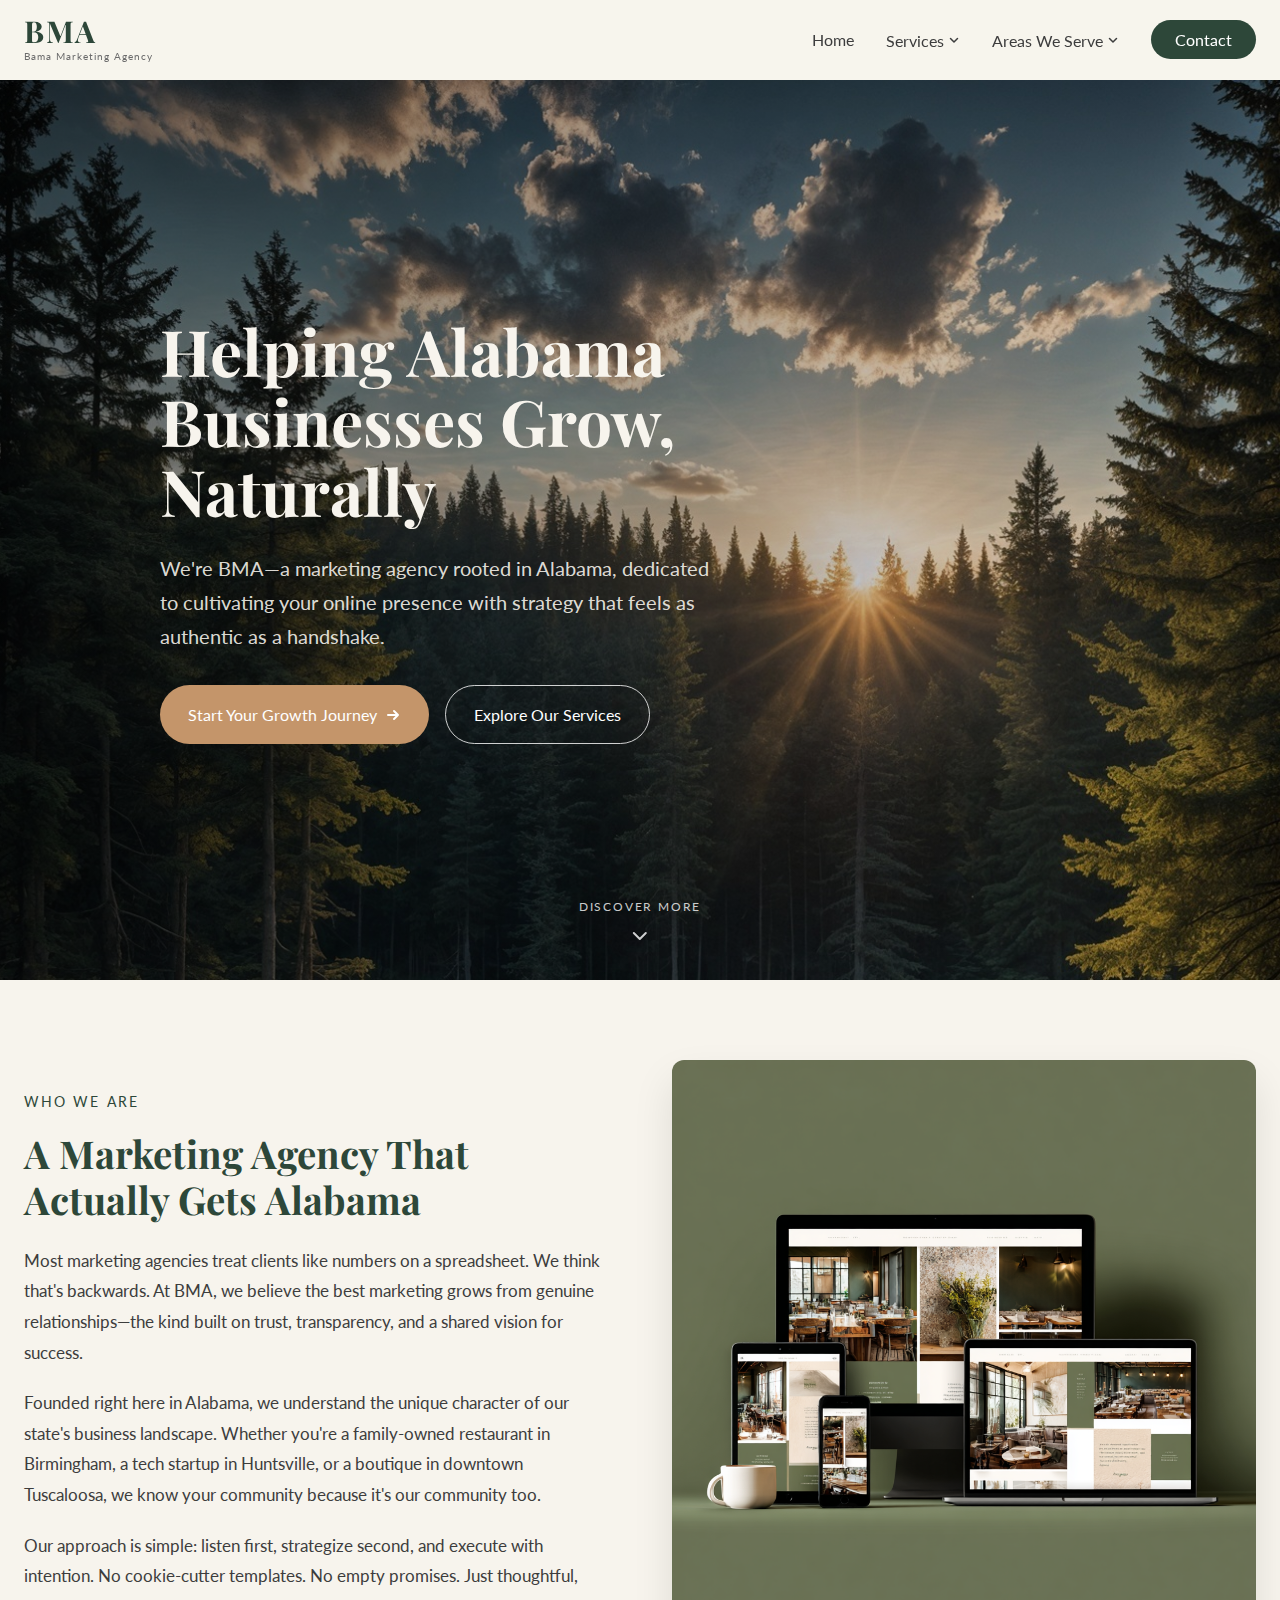
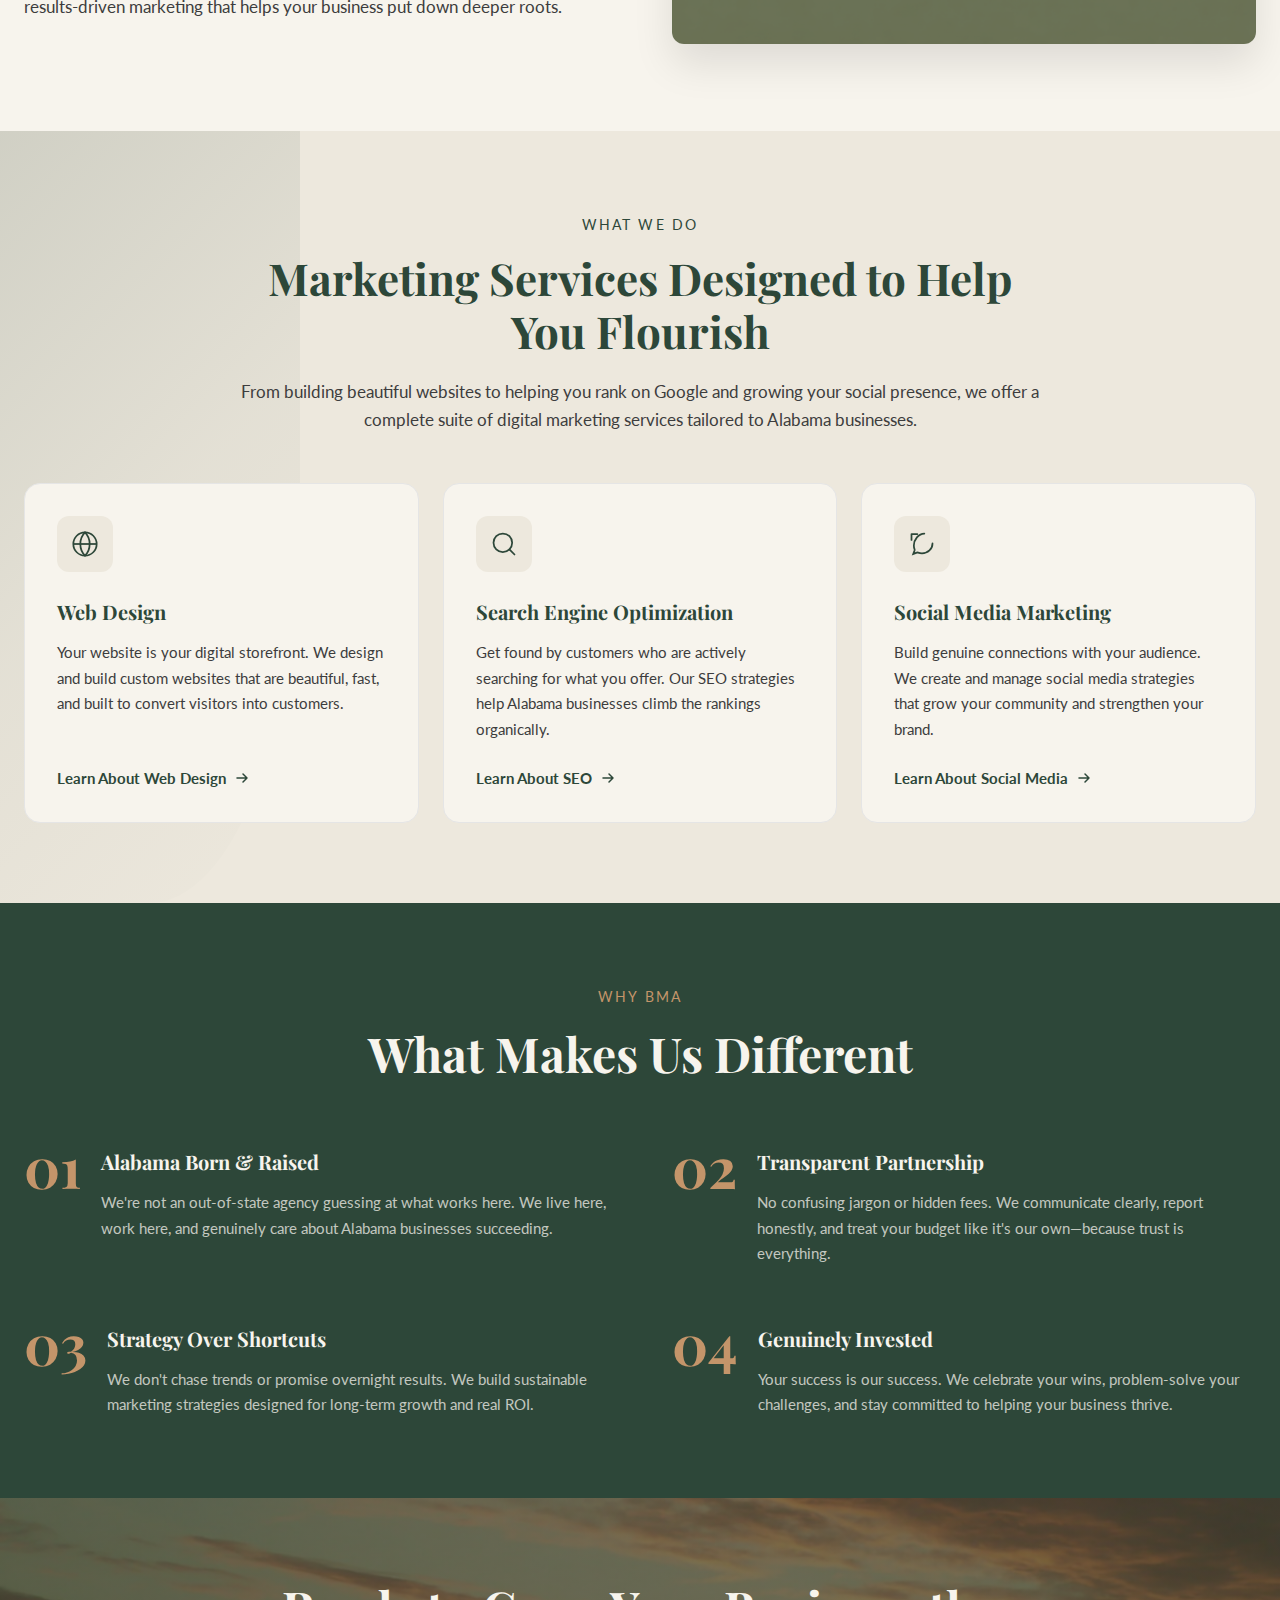
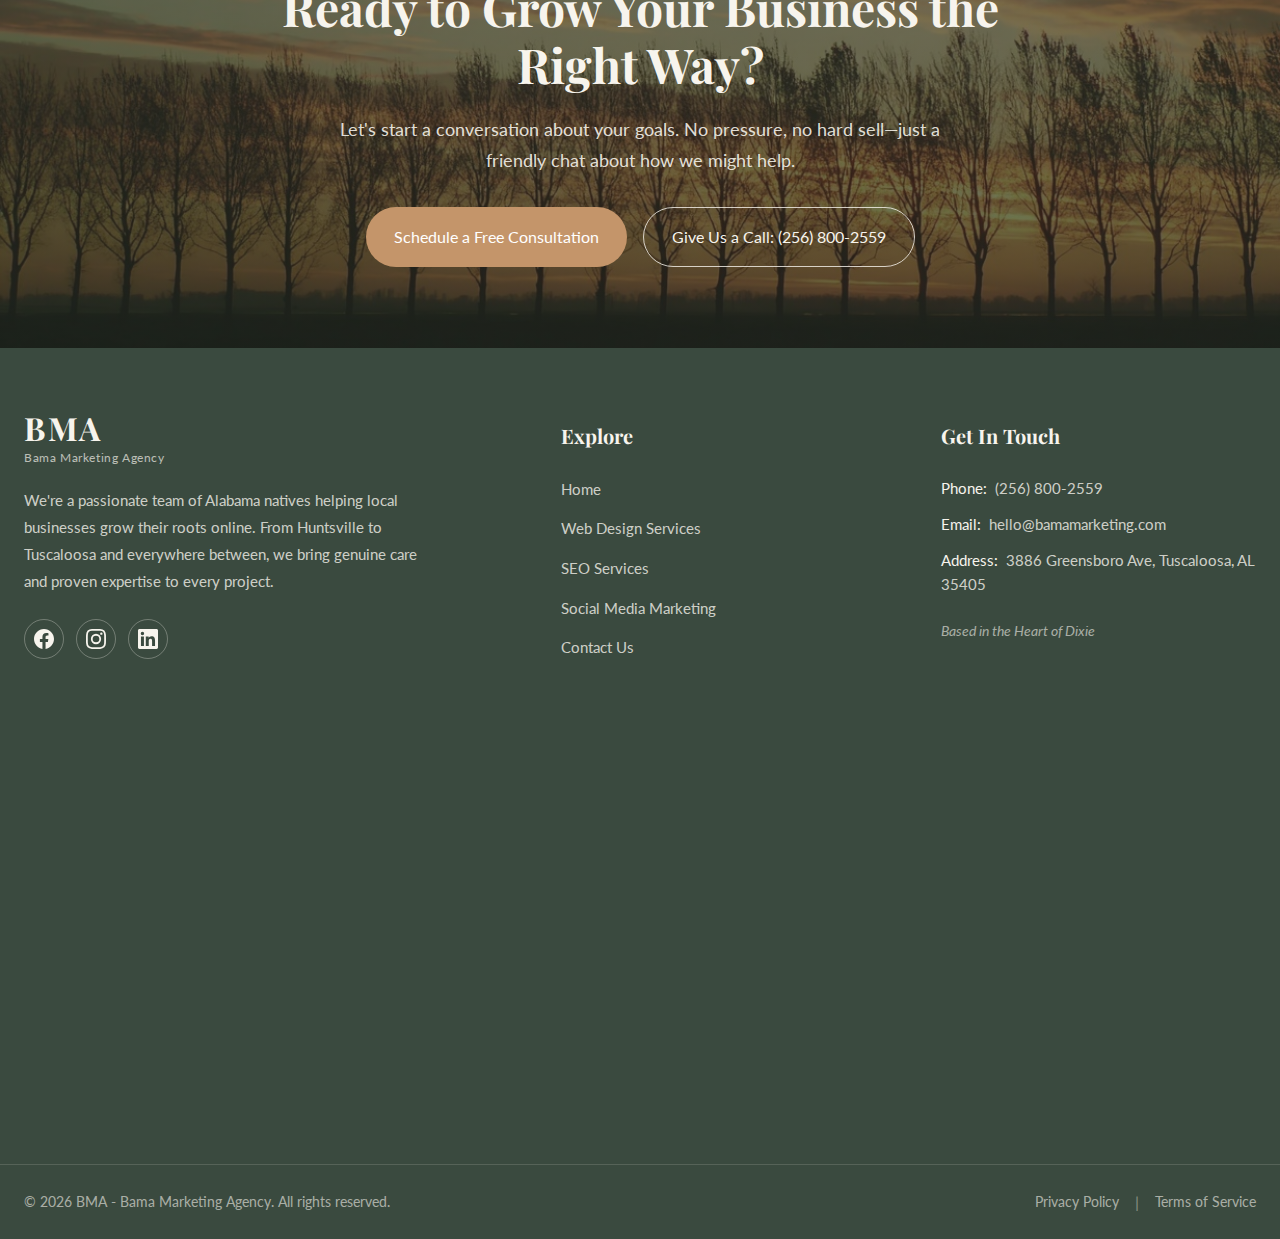
<file: index.html>
<!DOCTYPE html>
<html lang="en">
<head>
  <meta charset="UTF-8">
  <meta name="viewport" content="width=device-width, initial-scale=1.0">
  <title>Alabama Marketing Agency | Web Design, SEO & Social Media | BMA</title>
  <meta name="description" content="Bama Marketing Agency helps Alabama businesses grow with expert web design, SEO, and social media marketing. Serving Huntsville, Birmingham, Tuscaloosa and beyond. Get a free consultation today.">
  <link rel="preconnect" href="https://fonts.googleapis.com">
  <link rel="preconnect" href="https://fonts.gstatic.com" crossorigin>
  <link href="https://fonts.googleapis.com/css2?family=Lato:wght@400;700&family=Playfair+Display:wght@700&display=swap" rel="stylesheet">
  <link rel="stylesheet" href="styles.css">
</head>
<body>
  <nav class="main-nav">
    <div class="container">
      <!-- Logo -->
      <a href="index.html" class="logo">
        <span class="logo-text">BMA</span>
        <span class="logo-subtext">Bama Marketing Agency</span>
      </a>

      <!-- Desktop Navigation -->
      <ul class="nav-links">
        <li><a href="/" class="nav-link">Home</a></li>

        <!-- Services Dropdown -->
        <li class="dropdown">
          <button class="nav-link dropdown-trigger">
            Services
            <svg class="dropdown-chevron" width="12" height="12" viewBox="0 0 12 12" fill="none" xmlns="http://www.w3.org/2000/svg">
              <path d="M2.5 4.5L6 8L9.5 4.5" stroke="currentColor" stroke-width="1.5" stroke-linecap="round" stroke-linejoin="round"/>
            </svg>
          </button>
          <div class="dropdown-panel">
            <a href="web-design.html" class="dropdown-link">Web Design</a>
            <a href="seo.html" class="dropdown-link">SEO</a>
            <a href="social-media.html" class="dropdown-link">Social Media</a>
          </div>
        </li>

        <!-- Areas Dropdown -->
        <li class="dropdown">
          <button class="nav-link dropdown-trigger">
            Areas We Serve
            <svg class="dropdown-chevron" width="12" height="12" viewBox="0 0 12 12" fill="none" xmlns="http://www.w3.org/2000/svg">
              <path d="M2.5 4.5L6 8L9.5 4.5" stroke="currentColor" stroke-width="1.5" stroke-linecap="round" stroke-linejoin="round"/>
            </svg>
          </button>
          <div class="dropdown-panel">
            <a href="huntsville.html" class="dropdown-link">Huntsville</a>
            <a href="birmingham.html" class="dropdown-link">Birmingham</a>
            <a href="tuscaloosa.html" class="dropdown-link">Tuscaloosa</a>
          </div>
        </li>

        <li><a href="/contact" class="contact-btn">Contact</a></li>
      </ul>

      <!-- Mobile Menu Toggle -->
      <button class="mobile-menu-toggle" aria-label="Toggle mobile menu" aria-expanded="false">
        <span class="hamburger-icon">
          <span class="hamburger-line"></span>
          <span class="hamburger-line"></span>
          <span class="hamburger-line"></span>
        </span>
      </button>
    </div>
  </nav>

  <!-- Mobile Menu Overlay -->
  <div class="mobile-menu">
    <a href="/" class="mobile-nav-link">Home</a>

    <!-- Mobile Services Accordion -->
    <div class="mobile-accordion">
      <button class="mobile-accordion-header">
        Services
        <svg class="accordion-chevron" width="16" height="16" viewBox="0 0 12 12" fill="none" xmlns="http://www.w3.org/2000/svg">
          <path d="M2.5 4.5L6 8L9.5 4.5" stroke="currentColor" stroke-width="1.5" stroke-linecap="round" stroke-linejoin="round"/>
        </svg>
      </button>
      <div class="mobile-accordion-content">
        <a href="web-design.html" class="mobile-accordion-link">Web Design</a>
        <a href="seo.html" class="mobile-accordion-link">SEO</a>
        <a href="social-media.html" class="mobile-accordion-link">Social Media</a>
      </div>
    </div>

    <!-- Mobile Areas Accordion -->
    <div class="mobile-accordion">
      <button class="mobile-accordion-header">
        Areas We Serve
        <svg class="accordion-chevron" width="16" height="16" viewBox="0 0 12 12" fill="none" xmlns="http://www.w3.org/2000/svg">
          <path d="M2.5 4.5L6 8L9.5 4.5" stroke="currentColor" stroke-width="1.5" stroke-linecap="round" stroke-linejoin="round"/>
        </svg>
      </button>
      <div class="mobile-accordion-content">
        <a href="huntsville.html" class="mobile-accordion-link">Huntsville</a>
        <a href="birmingham.html" class="mobile-accordion-link">Birmingham</a>
        <a href="tuscaloosa.html" class="mobile-accordion-link">Tuscaloosa</a>
      </div>
    </div>

    <a href="/contact" class="mobile-contact-btn">Contact</a>
  </div>

  <!-- Main Content -->
  <main class="main-content">
    <!-- Hero Section -->
    <section class="hero">
      <div class="hero-background">
        <img src="images/forest.jpg" alt="Alabama forest landscape at sunset" class="hero-bg-image">
        <div class="hero-overlay"></div>
      </div>
      <div class="hero-content">
        <h1 class="hero-title">Helping Alabama Businesses Grow, Naturally</h1>
        <p class="hero-subtitle">We're BMA—a marketing agency rooted in Alabama, dedicated to cultivating your online presence with strategy that feels as authentic as a handshake.</p>
        <div class="hero-buttons">
          <a href="contact.html" class="btn btn-primary">
            Start Your Growth Journey
            <svg width="16" height="16" viewBox="0 0 16 16" fill="none" xmlns="http://www.w3.org/2000/svg">
              <path d="M3 8H13M13 8L9 4M13 8L9 12" stroke="currentColor" stroke-width="2" stroke-linecap="round" stroke-linejoin="round"/>
            </svg>
          </a>
          <a href="web-design.html" class="btn btn-outline">Explore Our Services</a>
        </div>
      </div>
      <div class="hero-scroll-indicator">
        <span>DISCOVER MORE</span>
        <svg width="24" height="24" viewBox="0 0 24 24" fill="none" xmlns="http://www.w3.org/2000/svg">
          <path d="M6 9L12 15L18 9" stroke="currentColor" stroke-width="2" stroke-linecap="round" stroke-linejoin="round"/>
        </svg>
      </div>
    </section>

    <!-- Who We Are Section -->
    <section class="about-section" id="about">
      <div class="about-container">
        <div class="about-content">
          <span class="section-label">Who We Are</span>
          <h2 class="about-title">A Marketing Agency That Actually Gets Alabama</h2>
          <div class="about-text">
            <p>Most marketing agencies treat clients like numbers on a spreadsheet. We think that's backwards. At BMA, we believe the best marketing grows from genuine relationships—the kind built on trust, transparency, and a shared vision for success.</p>
            <p>Founded right here in Alabama, we understand the unique character of our state's business landscape. Whether you're a family-owned restaurant in Birmingham, a tech startup in Huntsville, or a boutique in downtown Tuscaloosa, we know your community because it's our community too.</p>
            <p>Our approach is simple: listen first, strategize second, and execute with intention. No cookie-cutter templates. No empty promises. Just thoughtful, results-driven marketing that helps your business put down deeper roots.</p>
          </div>
        </div>
        <div class="about-image">
          <img src="images/showcase.png" alt="BMA website displayed on multiple devices">
        </div>
      </div>
    </section>

    <!-- Services Section -->
    <section class="services-section" id="services">
      <div class="services-decoration"></div>
      <div class="services-container">
        <div class="services-header">
          <span class="section-label">What We Do</span>
          <h2 class="services-title">Marketing Services Designed to Help You Flourish</h2>
          <p class="services-subtitle">From building beautiful websites to helping you rank on Google and growing your social presence, we offer a complete suite of digital marketing services tailored to Alabama businesses.</p>
        </div>

        <div class="services-grid">
          <!-- Web Design Card -->
          <div class="service-card">
            <div class="service-icon">
              <svg width="28" height="28" viewBox="0 0 24 24" fill="none" xmlns="http://www.w3.org/2000/svg">
                <circle cx="12" cy="12" r="10" stroke="currentColor" stroke-width="1.5"/>
                <path d="M2 12H22" stroke="currentColor" stroke-width="1.5"/>
                <path d="M12 2C14.5 4.5 16 8 16 12C16 16 14.5 19.5 12 22C9.5 19.5 8 16 8 12C8 8 9.5 4.5 12 2Z" stroke="currentColor" stroke-width="1.5"/>
              </svg>
            </div>
            <h3 class="service-title">Web Design</h3>
            <p class="service-description">Your website is your digital storefront. We design and build custom websites that are beautiful, fast, and built to convert visitors into customers.</p>
            <a href="web-design.html" class="service-link">
              Learn About Web Design
              <svg width="16" height="16" viewBox="0 0 16 16" fill="none" xmlns="http://www.w3.org/2000/svg">
                <path d="M3 8H13M13 8L9 4M13 8L9 12" stroke="currentColor" stroke-width="1.5" stroke-linecap="round" stroke-linejoin="round"/>
              </svg>
            </a>
          </div>

          <!-- SEO Card -->
          <div class="service-card">
            <div class="service-icon">
              <svg width="28" height="28" viewBox="0 0 24 24" fill="none" xmlns="http://www.w3.org/2000/svg">
                <circle cx="11" cy="11" r="8" stroke="currentColor" stroke-width="1.5"/>
                <path d="M21 21L16.65 16.65" stroke="currentColor" stroke-width="1.5" stroke-linecap="round"/>
              </svg>
            </div>
            <h3 class="service-title">Search Engine Optimization</h3>
            <p class="service-description">Get found by customers who are actively searching for what you offer. Our SEO strategies help Alabama businesses climb the rankings organically.</p>
            <a href="seo.html" class="service-link">
              Learn About SEO
              <svg width="16" height="16" viewBox="0 0 16 16" fill="none" xmlns="http://www.w3.org/2000/svg">
                <path d="M3 8H13M13 8L9 4M13 8L9 12" stroke="currentColor" stroke-width="1.5" stroke-linecap="round" stroke-linejoin="round"/>
              </svg>
            </a>
          </div>

          <!-- Social Media Card -->
          <div class="service-card">
            <div class="service-icon">
              <svg width="28" height="28" viewBox="0 0 24 24" fill="none" xmlns="http://www.w3.org/2000/svg">
                <path d="M21 11.5C21 16.1944 16.9706 20 12 20C10.8053 20 9.66406 19.7853 8.61538 19.3953C8.28173 19.2673 7.91203 19.2524 7.56771 19.3535L4.5 20.5L5.64646 17.4326C5.74724 17.1194 5.73711 16.7753 5.61726 16.4656C5.22069 15.4639 5 14.3696 5 13.2222C5 8.50904 9.02944 3 14 3" stroke="currentColor" stroke-width="1.5" stroke-linecap="round"/>
                <path d="M3 8.5L3 3.5L8 3.5" stroke="currentColor" stroke-width="1.5" stroke-linecap="round" stroke-linejoin="round"/>
              </svg>
            </div>
            <h3 class="service-title">Social Media Marketing</h3>
            <p class="service-description">Build genuine connections with your audience. We create and manage social media strategies that grow your community and strengthen your brand.</p>
            <a href="social-media.html" class="service-link">
              Learn About Social Media
              <svg width="16" height="16" viewBox="0 0 16 16" fill="none" xmlns="http://www.w3.org/2000/svg">
                <path d="M3 8H13M13 8L9 4M13 8L9 12" stroke="currentColor" stroke-width="1.5" stroke-linecap="round" stroke-linejoin="round"/>
              </svg>
            </a>
          </div>
        </div>
      </div>
    </section>

    <!-- Why BMA Section -->
    <section class="why-section" id="why-bma">
      <div class="why-container">
        <div class="why-header">
          <span class="section-label section-label-light">Why BMA</span>
          <h2 class="why-title">What Makes Us Different</h2>
        </div>

        <div class="why-grid">
          <!-- Item 01 -->
          <div class="why-item">
            <span class="why-number">01</span>
            <div class="why-content">
              <h3 class="why-item-title">Alabama Born &amp; Raised</h3>
              <p class="why-item-text">We're not an out-of-state agency guessing at what works here. We live here, work here, and genuinely care about Alabama businesses succeeding.</p>
            </div>
          </div>

          <!-- Item 02 -->
          <div class="why-item">
            <span class="why-number">02</span>
            <div class="why-content">
              <h3 class="why-item-title">Transparent Partnership</h3>
              <p class="why-item-text">No confusing jargon or hidden fees. We communicate clearly, report honestly, and treat your budget like it's our own—because trust is everything.</p>
            </div>
          </div>

          <!-- Item 03 -->
          <div class="why-item">
            <span class="why-number">03</span>
            <div class="why-content">
              <h3 class="why-item-title">Strategy Over Shortcuts</h3>
              <p class="why-item-text">We don't chase trends or promise overnight results. We build sustainable marketing strategies designed for long-term growth and real ROI.</p>
            </div>
          </div>

          <!-- Item 04 -->
          <div class="why-item">
            <span class="why-number">04</span>
            <div class="why-content">
              <h3 class="why-item-title">Genuinely Invested</h3>
              <p class="why-item-text">Your success is our success. We celebrate your wins, problem-solve your challenges, and stay committed to helping your business thrive.</p>
            </div>
          </div>
        </div>
      </div>
    </section>

    <!-- Consultation CTA Section -->
    <section class="consultation-section" id="consultation">
      <div class="consultation-background">
        <img src="images/treeline.jpg" alt="Alabama treeline at sunset" class="consultation-bg-image">
        <div class="consultation-overlay"></div>
      </div>
      <div class="consultation-content">
        <h2 class="consultation-title">Ready to Grow Your Business the Right Way?</h2>
        <p class="consultation-subtitle">Let's start a conversation about your goals. No pressure, no hard sell—just a friendly chat about how we might help.</p>
        <div class="consultation-buttons">
          <a href="contact.html" class="btn btn-primary">Schedule a Free Consultation</a>
          <a href="tel:2568002559" class="btn btn-outline-light">Give Us a Call: (256) 800-2559</a>
        </div>
      </div>
    </section>
  </main>

  <!-- Footer -->
  <footer class="site-footer">
    <div class="footer-container">
      <div class="footer-content">
        <!-- Brand Column -->
        <div class="footer-brand">
          <a href="index.html" class="footer-logo">
            <span class="footer-logo-text">BMA</span>
            <span class="footer-logo-subtext">Bama Marketing Agency</span>
          </a>
          <p class="footer-description">We're a passionate team of Alabama natives helping local businesses grow their roots online. From Huntsville to Tuscaloosa and everywhere between, we bring genuine care and proven expertise to every project.</p>
          <div class="footer-social">
            <a href="https://facebook.com" class="social-link" aria-label="Facebook">
              <svg width="20" height="20" viewBox="0 0 24 24" fill="currentColor" xmlns="http://www.w3.org/2000/svg">
                <path d="M24 12.073c0-6.627-5.373-12-12-12s-12 5.373-12 12c0 5.99 4.388 10.954 10.125 11.854v-8.385H7.078v-3.47h3.047V9.43c0-3.007 1.792-4.669 4.533-4.669 1.312 0 2.686.235 2.686.235v2.953H15.83c-1.491 0-1.956.925-1.956 1.874v2.25h3.328l-.532 3.47h-2.796v8.385C19.612 23.027 24 18.062 24 12.073z"/>
              </svg>
            </a>
            <a href="https://instagram.com" class="social-link" aria-label="Instagram">
              <svg width="20" height="20" viewBox="0 0 24 24" fill="currentColor" xmlns="http://www.w3.org/2000/svg">
                <path d="M12 2.163c3.204 0 3.584.012 4.85.07 3.252.148 4.771 1.691 4.919 4.919.058 1.265.069 1.645.069 4.849 0 3.205-.012 3.584-.069 4.849-.149 3.225-1.664 4.771-4.919 4.919-1.266.058-1.644.07-4.85.07-3.204 0-3.584-.012-4.849-.07-3.26-.149-4.771-1.699-4.919-4.92-.058-1.265-.07-1.644-.07-4.849 0-3.204.013-3.583.07-4.849.149-3.227 1.664-4.771 4.919-4.919 1.266-.057 1.645-.069 4.849-.069zM12 0C8.741 0 8.333.014 7.053.072 2.695.272.273 2.69.073 7.052.014 8.333 0 8.741 0 12c0 3.259.014 3.668.072 4.948.2 4.358 2.618 6.78 6.98 6.98C8.333 23.986 8.741 24 12 24c3.259 0 3.668-.014 4.948-.072 4.354-.2 6.782-2.618 6.979-6.98.059-1.28.073-1.689.073-4.948 0-3.259-.014-3.667-.072-4.947-.196-4.354-2.617-6.78-6.979-6.98C15.668.014 15.259 0 12 0zm0 5.838a6.162 6.162 0 100 12.324 6.162 6.162 0 000-12.324zM12 16a4 4 0 110-8 4 4 0 010 8zm6.406-11.845a1.44 1.44 0 100 2.881 1.44 1.44 0 000-2.881z"/>
              </svg>
            </a>
            <a href="https://linkedin.com" class="social-link" aria-label="LinkedIn">
              <svg width="20" height="20" viewBox="0 0 24 24" fill="currentColor" xmlns="http://www.w3.org/2000/svg">
                <path d="M20.447 20.452h-3.554v-5.569c0-1.328-.027-3.037-1.852-3.037-1.853 0-2.136 1.445-2.136 2.939v5.667H9.351V9h3.414v1.561h.046c.477-.9 1.637-1.85 3.37-1.85 3.601 0 4.267 2.37 4.267 5.455v6.286zM5.337 7.433a2.062 2.062 0 01-2.063-2.065 2.064 2.064 0 112.063 2.065zm1.782 13.019H3.555V9h3.564v11.452zM22.225 0H1.771C.792 0 0 .774 0 1.729v20.542C0 23.227.792 24 1.771 24h20.451C23.2 24 24 23.227 24 22.271V1.729C24 .774 23.2 0 22.222 0h.003z"/>
              </svg>
            </a>
          </div>
        </div>

        <!-- Explore Column -->
        <div class="footer-nav">
          <h4 class="footer-heading">Explore</h4>
          <ul class="footer-links">
            <li><a href="index.html">Home</a></li>
            <li><a href="web-design.html">Web Design Services</a></li>
            <li><a href="seo.html">SEO Services</a></li>
            <li><a href="social-media.html">Social Media Marketing</a></li>
            <li><a href="contact.html">Contact Us</a></li>
          </ul>
        </div>

        <!-- Contact Column -->
        <div class="footer-contact">
          <h4 class="footer-heading">Get In Touch</h4>
          <ul class="footer-contact-list">
            <li>
              <span class="contact-label">Phone:</span>
              <a href="tel:2568002559">(256) 800-2559</a>
            </li>
            <li>
              <span class="contact-label">Email:</span>
              <a href="mailto:hello@bamamarketing.com">hello@bamamarketing.com</a>
            </li>
            <li>
              <span class="contact-label">Address:</span>
              <span>3886 Greensboro Ave, Tuscaloosa, AL 35405</span>
            </li>
          </ul>
          <p class="footer-tagline">Based in the Heart of Dixie</p>
        </div>
      </div>
      <iframe src="https://www.google.com/maps/embed?pb=!1m18!1m12!1m3!1d63544.2470094987!2d-87.60972651863533!3d33.171257995214646!2m3!1f0!2f0!3f0!3m2!1i1024!2i768!4f13.1!3m3!1m2!1s0x88860273cea92e57%3A0xaff3502a57d20da3!2s3886%20Greensboro%20Ave%20a%2C%20Tuscaloosa%2C%20AL%2035405!5e0!3m2!1sen!2sus!4v1767215944999!5m2!1sen!2sus" width="100%" height="450" style="border:0;" allowfullscreen="" loading="lazy" referrerpolicy="no-referrer-when-downgrade"></iframe>
    </div>

    <!-- Footer Bottom -->
    <div class="footer-bottom">
      <div class="footer-bottom-container">
        <p class="footer-copyright">&copy; 2026 BMA - Bama Marketing Agency. All rights reserved.</p>
        <div class="footer-legal">
          <a href="privacy.html">Privacy Policy</a>
          <span class="footer-divider">|</span>
          <a href="terms.html">Terms of Service</a>
        </div>
      </div>
    </div>
  </footer>

  <script src="script.js"></script>
</body>
</html>
</file>
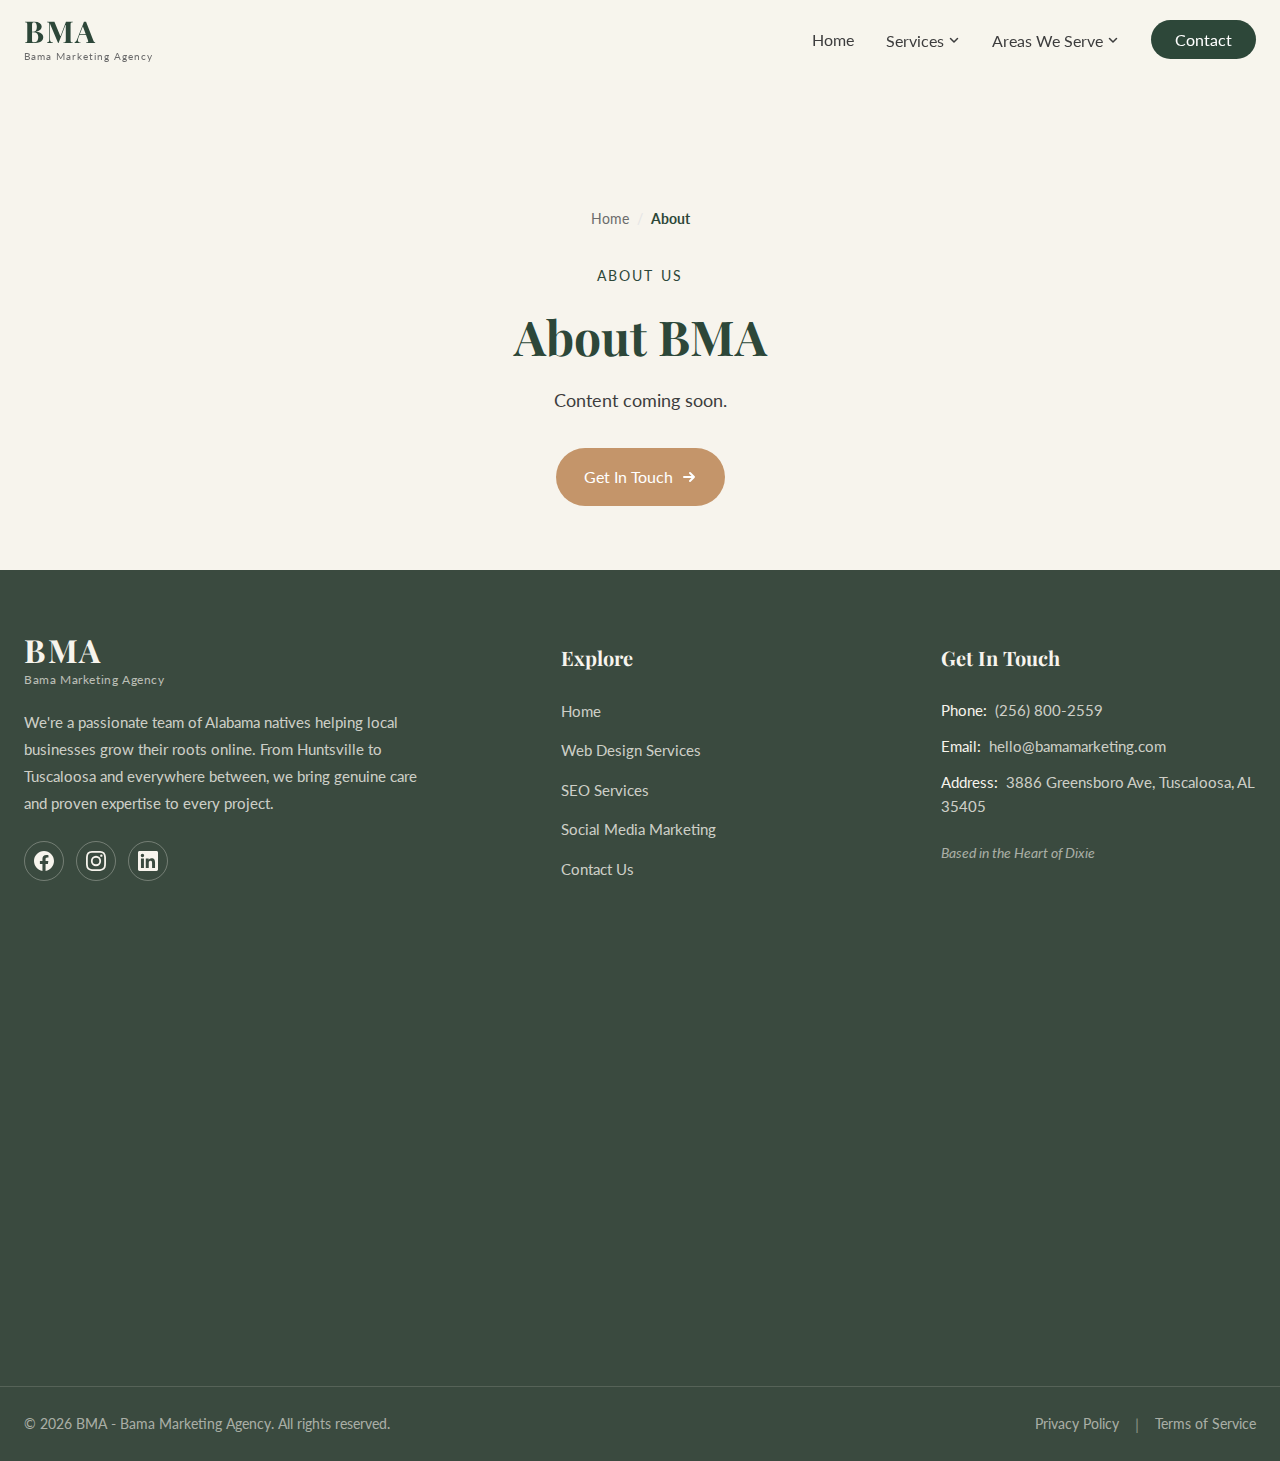
<file: about.html>
<!DOCTYPE html>
<html lang="en">
<head>
  <meta charset="UTF-8">
  <meta name="viewport" content="width=device-width, initial-scale=1.0">
  <title>About Us | Alabama Marketing Experts | Bama Marketing Agency</title>
  <meta name="description" content="Learn about Bama Marketing Agency - Alabama natives helping local businesses succeed online. Our team brings genuine care and proven expertise to every project.">
  <link rel="preconnect" href="https://fonts.googleapis.com">
  <link rel="preconnect" href="https://fonts.gstatic.com" crossorigin>
  <link href="https://fonts.googleapis.com/css2?family=Lato:wght@400;700&family=Playfair+Display:wght@700&display=swap" rel="stylesheet">
  <link rel="stylesheet" href="styles.css">
</head>
<body>
  <nav class="main-nav">
    <div class="container">
      <!-- Logo -->
      <a href="index.html" class="logo">
        <span class="logo-text">BMA</span>
        <span class="logo-subtext">Bama Marketing Agency</span>
      </a>

      <!-- Desktop Navigation -->
      <ul class="nav-links">
        <li><a href="index.html" class="nav-link">Home</a></li>
        

        <!-- Services Dropdown -->
        <li class="dropdown">
          <button class="nav-link dropdown-trigger">
            Services
            <svg class="dropdown-chevron" width="12" height="12" viewBox="0 0 12 12" fill="none" xmlns="http://www.w3.org/2000/svg">
              <path d="M2.5 4.5L6 8L9.5 4.5" stroke="currentColor" stroke-width="1.5" stroke-linecap="round" stroke-linejoin="round"/>
            </svg>
          </button>
          <div class="dropdown-panel">
            <a href="web-design.html" class="dropdown-link">Web Design</a>
            <a href="seo.html" class="dropdown-link">SEO</a>
            <a href="social-media.html" class="dropdown-link">Social Media</a>
          </div>
        </li>

        <!-- Areas Dropdown -->
        <li class="dropdown">
          <button class="nav-link dropdown-trigger">
            Areas We Serve
            <svg class="dropdown-chevron" width="12" height="12" viewBox="0 0 12 12" fill="none" xmlns="http://www.w3.org/2000/svg">
              <path d="M2.5 4.5L6 8L9.5 4.5" stroke="currentColor" stroke-width="1.5" stroke-linecap="round" stroke-linejoin="round"/>
            </svg>
          </button>
          <div class="dropdown-panel">
            <a href="huntsville.html" class="dropdown-link">Huntsville</a>
            <a href="birmingham.html" class="dropdown-link">Birmingham</a>
            <a href="tuscaloosa.html" class="dropdown-link">Tuscaloosa</a>
          </div>
        </li>

        

        <li><a href="contact.html" class="contact-btn">Contact</a></li>
      </ul>

      <!-- Mobile Menu Toggle -->
      <button class="mobile-menu-toggle" aria-label="Toggle mobile menu" aria-expanded="false">
        <span class="hamburger-icon">
          <span class="hamburger-line"></span>
          <span class="hamburger-line"></span>
          <span class="hamburger-line"></span>
        </span>
      </button>
    </div>
  </nav>

  <!-- Mobile Menu Overlay -->
  <div class="mobile-menu">
    <a href="index.html" class="mobile-nav-link">Home</a>

    <!-- Mobile Services Accordion -->
    <div class="mobile-accordion">
      <button class="mobile-accordion-header">
        Services
        <svg class="accordion-chevron" width="16" height="16" viewBox="0 0 12 12" fill="none" xmlns="http://www.w3.org/2000/svg">
          <path d="M2.5 4.5L6 8L9.5 4.5" stroke="currentColor" stroke-width="1.5" stroke-linecap="round" stroke-linejoin="round"/>
        </svg>
      </button>
      <div class="mobile-accordion-content">
        <a href="web-design.html" class="mobile-accordion-link">Web Design</a>
        <a href="seo.html" class="mobile-accordion-link">SEO</a>
        <a href="social-media.html" class="mobile-accordion-link">Social Media</a>
      </div>
    </div>

    <!-- Mobile Areas Accordion -->
    <div class="mobile-accordion">
      <button class="mobile-accordion-header">
        Areas We Serve
        <svg class="accordion-chevron" width="16" height="16" viewBox="0 0 12 12" fill="none" xmlns="http://www.w3.org/2000/svg">
          <path d="M2.5 4.5L6 8L9.5 4.5" stroke="currentColor" stroke-width="1.5" stroke-linecap="round" stroke-linejoin="round"/>
        </svg>
      </button>
      <div class="mobile-accordion-content">
        <a href="huntsville.html" class="mobile-accordion-link">Huntsville</a>
        <a href="birmingham.html" class="mobile-accordion-link">Birmingham</a>
        <a href="tuscaloosa.html" class="mobile-accordion-link">Tuscaloosa</a>
      </div>
    </div>

    <a href="contact.html" class="mobile-contact-btn">Contact</a>
  </div>

  <!-- Main Content -->
  <main class="main-content">
    <!-- Page Hero Section -->
    <section class="page-hero">
      <div class="page-hero-container">
        <!-- Breadcrumb -->
        <nav class="breadcrumb" aria-label="Breadcrumb">
          <a href="index.html">Home</a>
          <span class="breadcrumb-separator">/</span>
          <span class="breadcrumb-current">About</span>
        </nav>

        <span class="section-label">About Us</span>
        <h1 class="page-hero-title">About BMA</h1>
        <p class="page-hero-subtitle">Content coming soon.</p>
        <a href="contact.html" class="btn btn-primary">
          Get In Touch
          <svg width="16" height="16" viewBox="0 0 16 16" fill="none" xmlns="http://www.w3.org/2000/svg">
            <path d="M3 8H13M13 8L9 4M13 8L9 12" stroke="currentColor" stroke-width="2" stroke-linecap="round" stroke-linejoin="round"/>
          </svg>
        </a>
      </div>
    </section>
  </main>

  <!-- Footer -->
  <footer class="site-footer">
    <div class="footer-container">
      <div class="footer-content">
        <!-- Brand Column -->
        <div class="footer-brand">
          <a href="index.html" class="footer-logo">
            <span class="footer-logo-text">BMA</span>
            <span class="footer-logo-subtext">Bama Marketing Agency</span>
          </a>
          <p class="footer-description">We're a passionate team of Alabama natives helping local businesses grow their roots online. From Huntsville to Tuscaloosa and everywhere between, we bring genuine care and proven expertise to every project.</p>
          <div class="footer-social">
            <a href="https://facebook.com" class="social-link" aria-label="Facebook">
              <svg width="20" height="20" viewBox="0 0 24 24" fill="currentColor" xmlns="http://www.w3.org/2000/svg">
                <path d="M24 12.073c0-6.627-5.373-12-12-12s-12 5.373-12 12c0 5.99 4.388 10.954 10.125 11.854v-8.385H7.078v-3.47h3.047V9.43c0-3.007 1.792-4.669 4.533-4.669 1.312 0 2.686.235 2.686.235v2.953H15.83c-1.491 0-1.956.925-1.956 1.874v2.25h3.328l-.532 3.47h-2.796v8.385C19.612 23.027 24 18.062 24 12.073z"/>
              </svg>
            </a>
            <a href="https://instagram.com" class="social-link" aria-label="Instagram">
              <svg width="20" height="20" viewBox="0 0 24 24" fill="currentColor" xmlns="http://www.w3.org/2000/svg">
                <path d="M12 2.163c3.204 0 3.584.012 4.85.07 3.252.148 4.771 1.691 4.919 4.919.058 1.265.069 1.645.069 4.849 0 3.205-.012 3.584-.069 4.849-.149 3.225-1.664 4.771-4.919 4.919-1.266.058-1.644.07-4.85.07-3.204 0-3.584-.012-4.849-.07-3.26-.149-4.771-1.699-4.919-4.92-.058-1.265-.07-1.644-.07-4.849 0-3.204.013-3.583.07-4.849.149-3.227 1.664-4.771 4.919-4.919 1.266-.057 1.645-.069 4.849-.069zM12 0C8.741 0 8.333.014 7.053.072 2.695.272.273 2.69.073 7.052.014 8.333 0 8.741 0 12c0 3.259.014 3.668.072 4.948.2 4.358 2.618 6.78 6.98 6.98C8.333 23.986 8.741 24 12 24c3.259 0 3.668-.014 4.948-.072 4.354-.2 6.782-2.618 6.979-6.98.059-1.28.073-1.689.073-4.948 0-3.259-.014-3.667-.072-4.947-.196-4.354-2.617-6.78-6.979-6.98C15.668.014 15.259 0 12 0zm0 5.838a6.162 6.162 0 100 12.324 6.162 6.162 0 000-12.324zM12 16a4 4 0 110-8 4 4 0 010 8zm6.406-11.845a1.44 1.44 0 100 2.881 1.44 1.44 0 000-2.881z"/>
              </svg>
            </a>
            <a href="https://linkedin.com" class="social-link" aria-label="LinkedIn">
              <svg width="20" height="20" viewBox="0 0 24 24" fill="currentColor" xmlns="http://www.w3.org/2000/svg">
                <path d="M20.447 20.452h-3.554v-5.569c0-1.328-.027-3.037-1.852-3.037-1.853 0-2.136 1.445-2.136 2.939v5.667H9.351V9h3.414v1.561h.046c.477-.9 1.637-1.85 3.37-1.85 3.601 0 4.267 2.37 4.267 5.455v6.286zM5.337 7.433a2.062 2.062 0 01-2.063-2.065 2.064 2.064 0 112.063 2.065zm1.782 13.019H3.555V9h3.564v11.452zM22.225 0H1.771C.792 0 0 .774 0 1.729v20.542C0 23.227.792 24 1.771 24h20.451C23.2 24 24 23.227 24 22.271V1.729C24 .774 23.2 0 22.222 0h.003z"/>
              </svg>
            </a>
          </div>
        </div>

        <!-- Explore Column -->
        <div class="footer-nav">
          <h4 class="footer-heading">Explore</h4>
          <ul class="footer-links">
            <li><a href="index.html">Home</a></li>
            <li><a href="web-design.html">Web Design Services</a></li>
            <li><a href="seo.html">SEO Services</a></li>
            <li><a href="social-media.html">Social Media Marketing</a></li>
            <li><a href="contact.html">Contact Us</a></li>
          </ul>
        </div>

        <!-- Contact Column -->
        <div class="footer-contact">
          <h4 class="footer-heading">Get In Touch</h4>
          <ul class="footer-contact-list">
            <li>
              <span class="contact-label">Phone:</span>
              <a href="tel:2568002559">(256) 800-2559</a>
            </li>
            <li>
              <span class="contact-label">Email:</span>
              <a href="mailto:hello@bamamarketing.com">hello@bamamarketing.com</a>
            </li>
            <li>
              <span class="contact-label">Address:</span>
              <span>3886 Greensboro Ave, Tuscaloosa, AL 35405</span>
            </li>
          </ul>
          <p class="footer-tagline">Based in the Heart of Dixie</p>
        </div>
      </div>
      <iframe src="https://www.google.com/maps/embed?pb=!1m18!1m12!1m3!1d63544.2470094987!2d-87.60972651863533!3d33.171257995214646!2m3!1f0!2f0!3f0!3m2!1i1024!2i768!4f13.1!3m3!1m2!1s0x88860273cea92e57%3A0xaff3502a57d20da3!2s3886%20Greensboro%20Ave%20a%2C%20Tuscaloosa%2C%20AL%2035405!5e0!3m2!1sen!2sus!4v1767215944999!5m2!1sen!2sus" width="100%" height="450" style="border:0;" allowfullscreen="" loading="lazy" referrerpolicy="no-referrer-when-downgrade"></iframe>
    </div>

    <!-- Footer Bottom -->
    <div class="footer-bottom">
      <div class="footer-bottom-container">
        <p class="footer-copyright">&copy; 2026 BMA - Bama Marketing Agency. All rights reserved.</p>
        <div class="footer-legal">
          <a href="privacy.html">Privacy Policy</a>
          <span class="footer-divider">|</span>
          <a href="terms.html">Terms of Service</a>
        </div>
      </div>
    </div>
  </footer>

  <script src="script.js"></script>
</body>
</html>
</file>
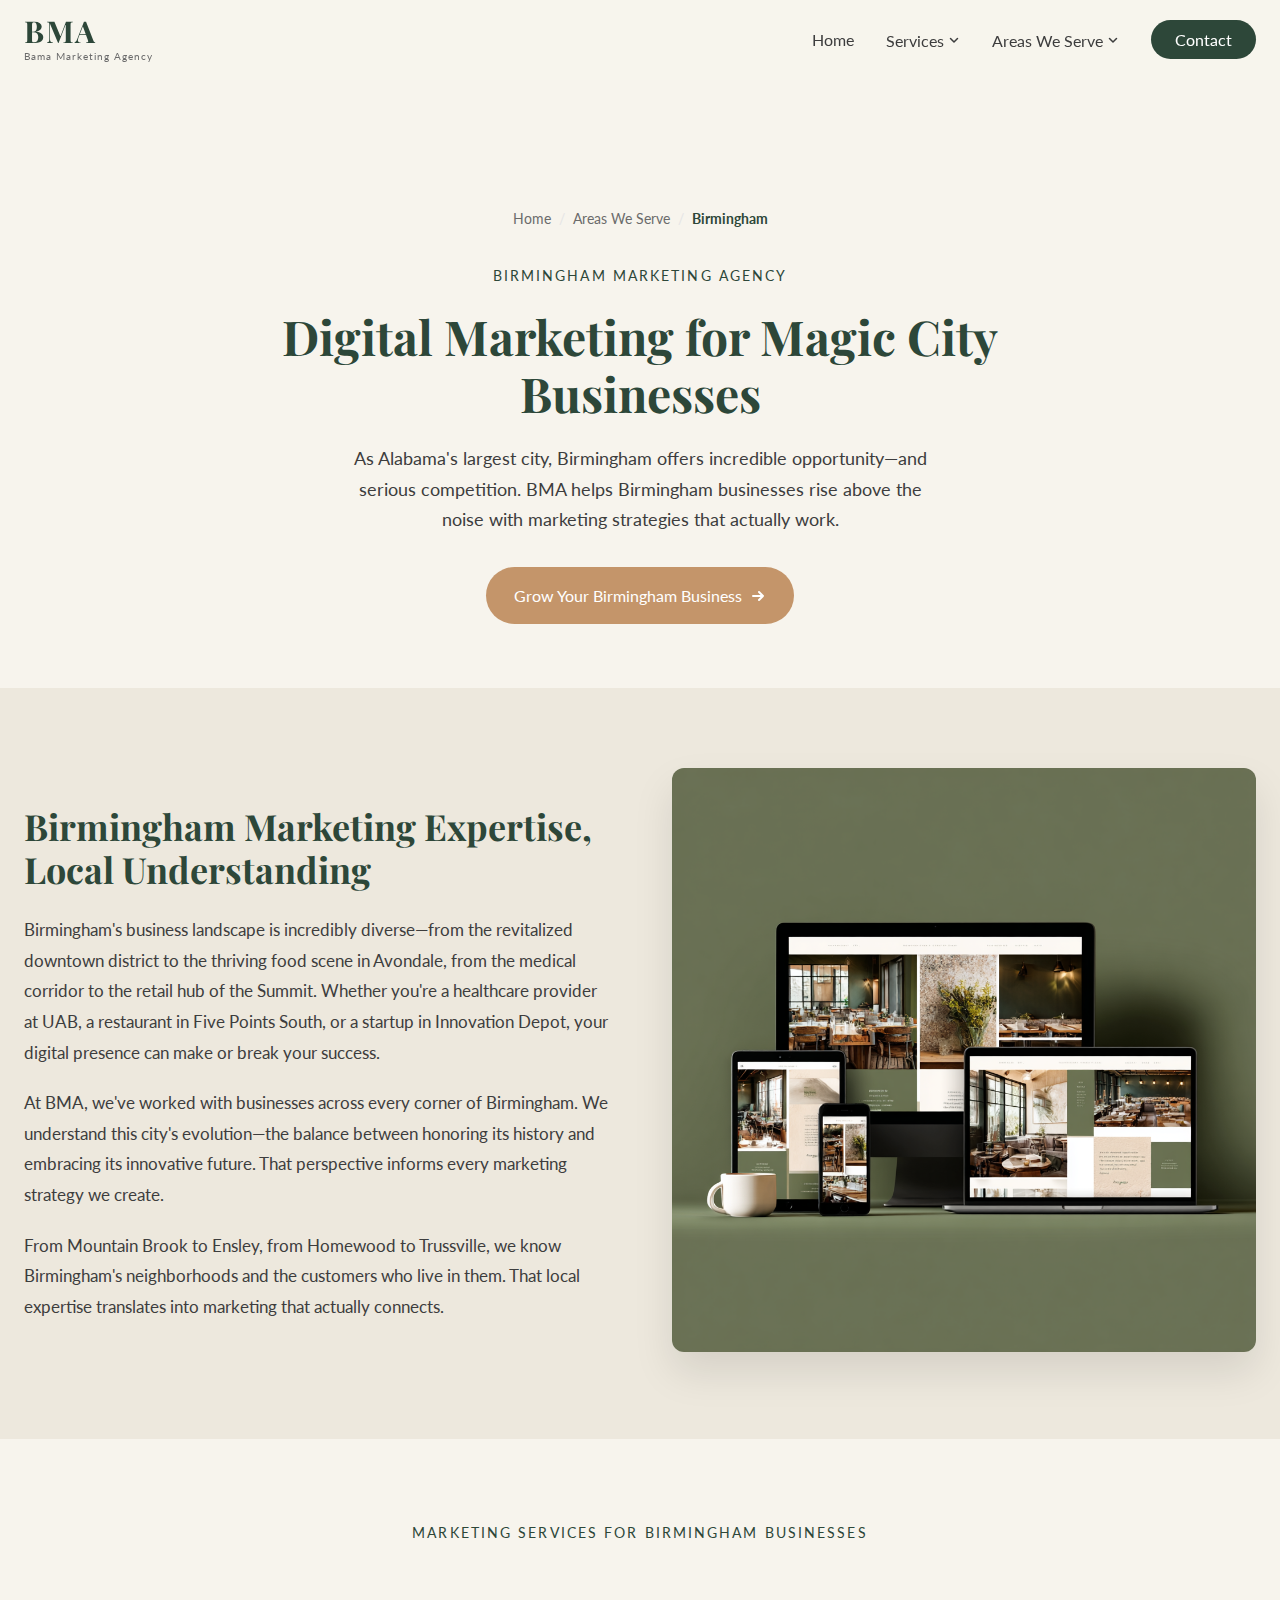
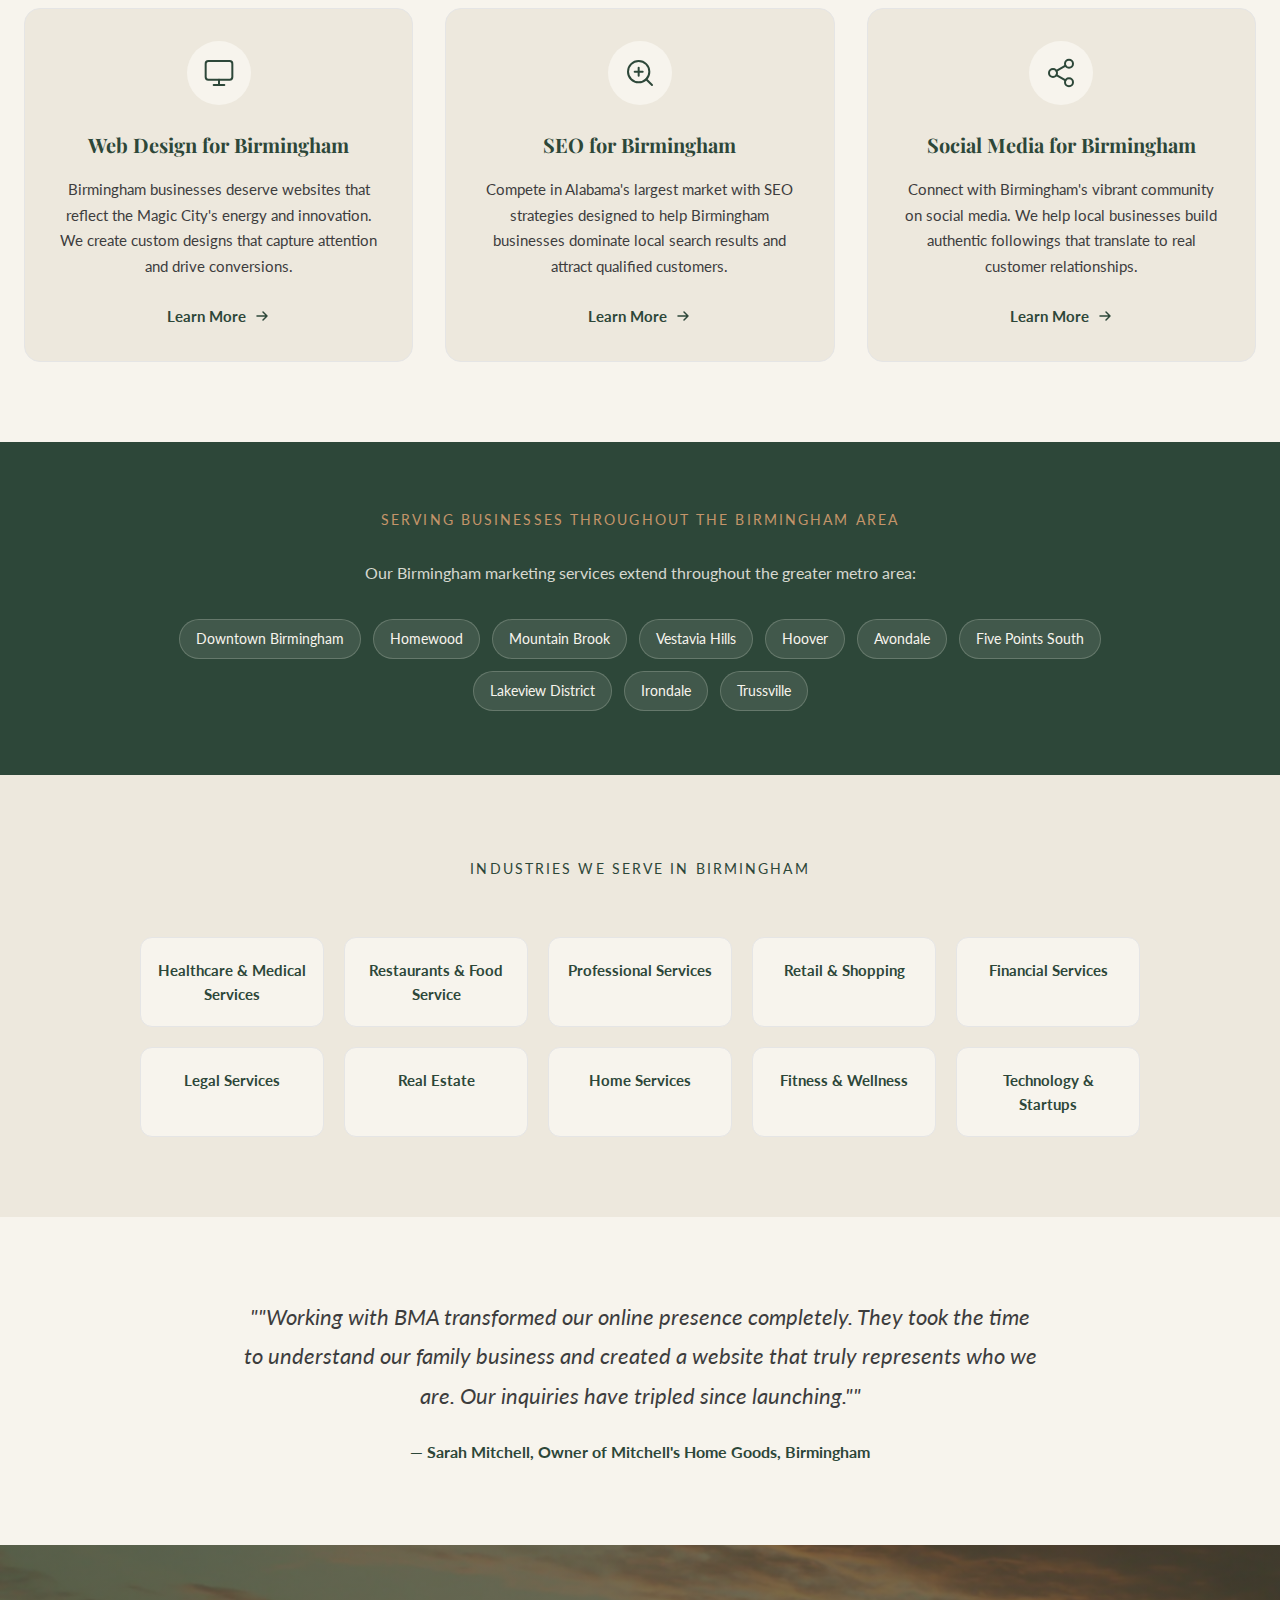
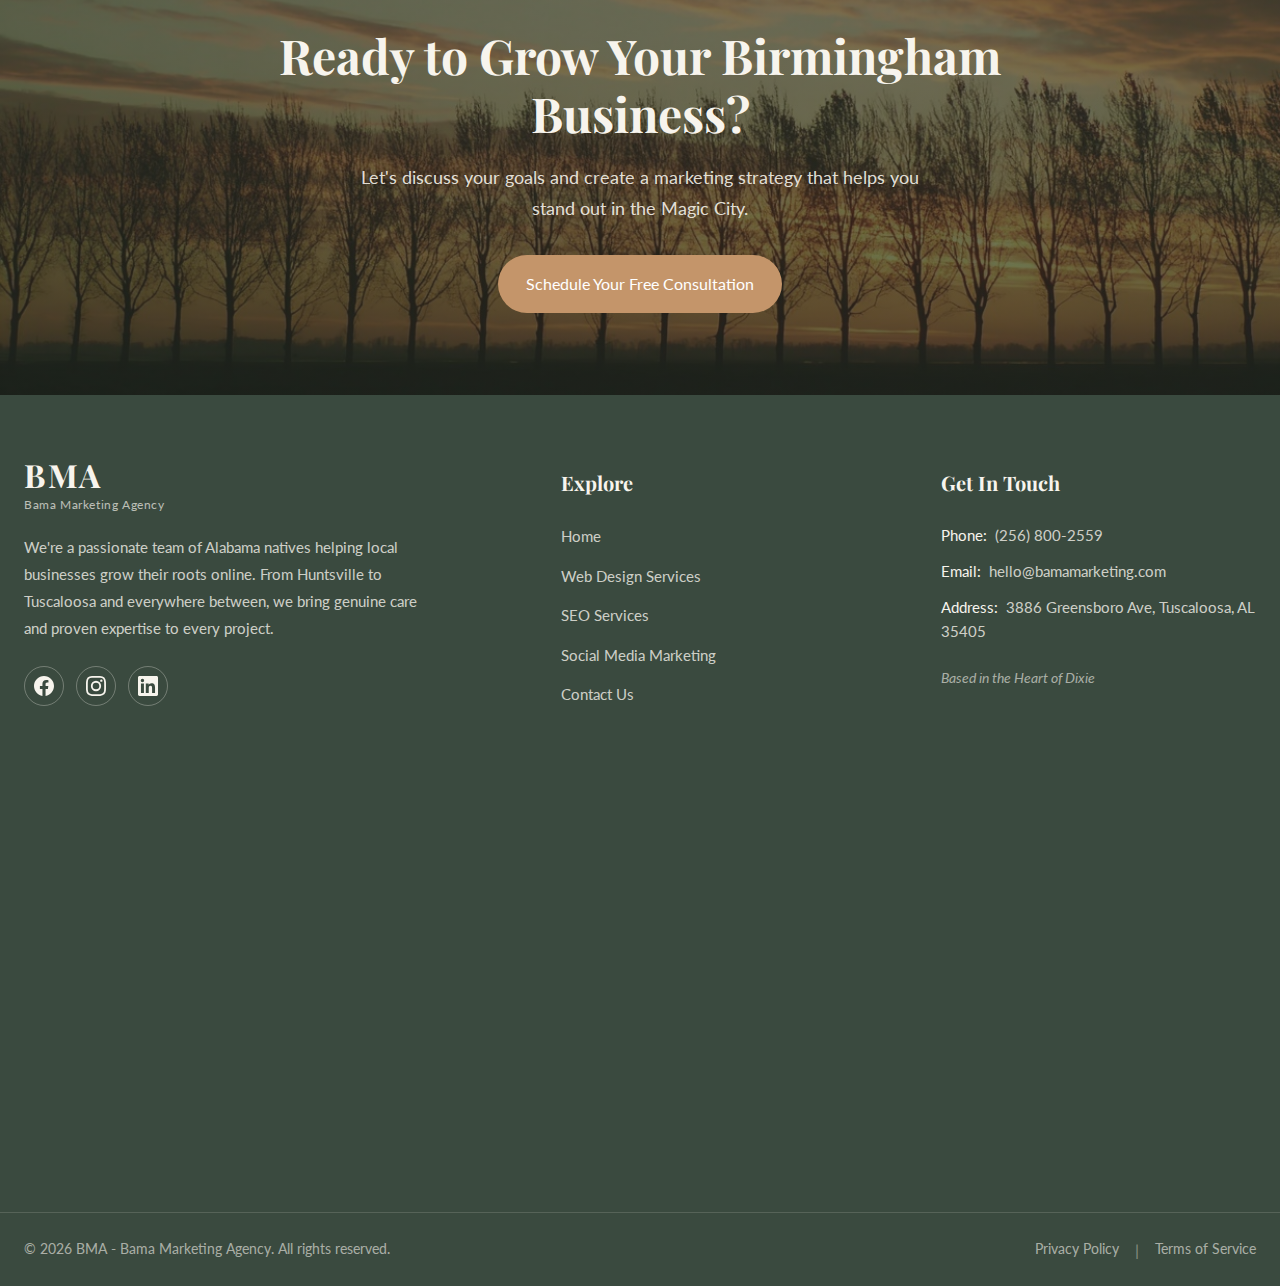
<file: birmingham.html>
<!DOCTYPE html>
<html lang="en">
<head>
  <meta charset="UTF-8">
  <meta name="viewport" content="width=device-width, initial-scale=1.0">
  <title>Birmingham Marketing Agency | Web Design, SEO & Social Media | BMA</title>
  <meta name="description" content="Birmingham's premier marketing agency. Expert web design, SEO, and social media for Magic City businesses. Stand out in Alabama's largest market. Free consultation.">
  <link rel="preconnect" href="https://fonts.googleapis.com">
  <link rel="preconnect" href="https://fonts.gstatic.com" crossorigin>
  <link href="https://fonts.googleapis.com/css2?family=Lato:wght@400;700&family=Playfair+Display:wght@700&display=swap" rel="stylesheet">
  <link rel="stylesheet" href="styles.css">
</head>
<body>
  <nav class="main-nav">
    <div class="container">
      <!-- Logo -->
      <a href="index.html" class="logo">
        <span class="logo-text">BMA</span>
        <span class="logo-subtext">Bama Marketing Agency</span>
      </a>

      <!-- Desktop Navigation -->
      <ul class="nav-links">
        <li><a href="index.html" class="nav-link">Home</a></li>
       

        <!-- Services Dropdown -->
        <li class="dropdown">
          <button class="nav-link dropdown-trigger">
            Services
            <svg class="dropdown-chevron" width="12" height="12" viewBox="0 0 12 12" fill="none" xmlns="http://www.w3.org/2000/svg">
              <path d="M2.5 4.5L6 8L9.5 4.5" stroke="currentColor" stroke-width="1.5" stroke-linecap="round" stroke-linejoin="round"/>
            </svg>
          </button>
          <div class="dropdown-panel">
            <a href="web-design.html" class="dropdown-link">Web Design</a>
            <a href="seo.html" class="dropdown-link">SEO</a>
            <a href="social-media.html" class="dropdown-link">Social Media</a>
          </div>
        </li>

        <!-- Areas Dropdown -->
        <li class="dropdown">
          <button class="nav-link dropdown-trigger">
            Areas We Serve
            <svg class="dropdown-chevron" width="12" height="12" viewBox="0 0 12 12" fill="none" xmlns="http://www.w3.org/2000/svg">
              <path d="M2.5 4.5L6 8L9.5 4.5" stroke="currentColor" stroke-width="1.5" stroke-linecap="round" stroke-linejoin="round"/>
            </svg>
          </button>
          <div class="dropdown-panel">
            <a href="huntsville.html" class="dropdown-link">Huntsville</a>
            <a href="birmingham.html" class="dropdown-link">Birmingham</a>
            <a href="tuscaloosa.html" class="dropdown-link">Tuscaloosa</a>
          </div>
        </li>

       

        <li><a href="contact.html" class="contact-btn">Contact</a></li>
      </ul>

      <!-- Mobile Menu Toggle -->
      <button class="mobile-menu-toggle" aria-label="Toggle mobile menu" aria-expanded="false">
        <span class="hamburger-icon">
          <span class="hamburger-line"></span>
          <span class="hamburger-line"></span>
          <span class="hamburger-line"></span>
        </span>
      </button>
    </div>
  </nav>

  <!-- Mobile Menu Overlay -->
  <div class="mobile-menu">
    <a href="index.html" class="mobile-nav-link">Home</a>

    <!-- Mobile Services Accordion -->
    <div class="mobile-accordion">
      <button class="mobile-accordion-header">
        Services
        <svg class="accordion-chevron" width="16" height="16" viewBox="0 0 12 12" fill="none" xmlns="http://www.w3.org/2000/svg">
          <path d="M2.5 4.5L6 8L9.5 4.5" stroke="currentColor" stroke-width="1.5" stroke-linecap="round" stroke-linejoin="round"/>
        </svg>
      </button>
      <div class="mobile-accordion-content">
        <a href="web-design.html" class="mobile-accordion-link">Web Design</a>
        <a href="seo.html" class="mobile-accordion-link">SEO</a>
        <a href="social-media.html" class="mobile-accordion-link">Social Media</a>
      </div>
    </div>

    <!-- Mobile Areas Accordion -->
    <div class="mobile-accordion">
      <button class="mobile-accordion-header">
        Areas We Serve
        <svg class="accordion-chevron" width="16" height="16" viewBox="0 0 12 12" fill="none" xmlns="http://www.w3.org/2000/svg">
          <path d="M2.5 4.5L6 8L9.5 4.5" stroke="currentColor" stroke-width="1.5" stroke-linecap="round" stroke-linejoin="round"/>
        </svg>
      </button>
      <div class="mobile-accordion-content">
        <a href="huntsville.html" class="mobile-accordion-link">Huntsville</a>
        <a href="birmingham.html" class="mobile-accordion-link">Birmingham</a>
        <a href="tuscaloosa.html" class="mobile-accordion-link">Tuscaloosa</a>
      </div>
    </div>

    <a href="contact.html" class="mobile-contact-btn">Contact</a>
  </div>

  <!-- Main Content -->
  <main class="main-content">
    <!-- Page Hero Section -->
    <section class="page-hero">
      <div class="page-hero-container">
        <!-- Breadcrumb -->
        <nav class="breadcrumb" aria-label="Breadcrumb">
          <a href="index.html">Home</a>
          <span class="breadcrumb-separator">/</span>
          <a href="index.html">Areas We Serve</a>
          <span class="breadcrumb-separator">/</span>
          <span class="breadcrumb-current">Birmingham</span>
        </nav>

        <span class="section-label">Birmingham Marketing Agency</span>
        <h1 class="page-hero-title">Digital Marketing for Magic City Businesses</h1>
        <p class="page-hero-subtitle">As Alabama's largest city, Birmingham offers incredible opportunity—and serious competition. BMA helps Birmingham businesses rise above the noise with marketing strategies that actually work.</p>
        <a href="contact.html" class="btn btn-primary">
          Grow Your Birmingham Business
          <svg width="16" height="16" viewBox="0 0 16 16" fill="none" xmlns="http://www.w3.org/2000/svg">
            <path d="M3 8H13M13 8L9 4M13 8L9 12" stroke="currentColor" stroke-width="2" stroke-linecap="round" stroke-linejoin="round"/>
          </svg>
        </a>
      </div>
    </section>

    <!-- Area Intro Section -->
    <section class="service-intro-section">
      <div class="service-intro-container">
        <div class="service-intro-content">
          <h2 class="service-intro-title">Birmingham Marketing Expertise, Local Understanding</h2>
          <div class="service-intro-text">
            <p>Birmingham's business landscape is incredibly diverse—from the revitalized downtown district to the thriving food scene in Avondale, from the medical corridor to the retail hub of the Summit. Whether you're a healthcare provider at UAB, a restaurant in Five Points South, or a startup in Innovation Depot, your digital presence can make or break your success.</p>
            <p>At BMA, we've worked with businesses across every corner of Birmingham. We understand this city's evolution—the balance between honoring its history and embracing its innovative future. That perspective informs every marketing strategy we create.</p>
            <p>From Mountain Brook to Ensley, from Homewood to Trussville, we know Birmingham's neighborhoods and the customers who live in them. That local expertise translates into marketing that actually connects.</p>
          </div>
        </div>
        <div class="service-intro-image">
          <img src="images/showcase.png" alt="Birmingham Alabama cityscape and business district">
        </div>
      </div>
    </section>

    <!-- Services for Birmingham Section -->
    <section class="area-services-section">
      <div class="area-services-container">
        <div class="area-services-header">
          <span class="section-label">Marketing Services for Birmingham Businesses</span>
        </div>

        <div class="area-services-grid">
          <!-- Web Design -->
          <div class="area-service-card">
            <div class="area-service-icon">
              <svg width="32" height="32" viewBox="0 0 24 24" fill="none" xmlns="http://www.w3.org/2000/svg">
                <rect x="2" y="3" width="20" height="14" rx="2" stroke="currentColor" stroke-width="1.5"/>
                <path d="M8 21H16" stroke="currentColor" stroke-width="1.5" stroke-linecap="round"/>
                <path d="M12 17V21" stroke="currentColor" stroke-width="1.5" stroke-linecap="round"/>
              </svg>
            </div>
            <h3 class="area-service-title">Web Design for Birmingham</h3>
            <p class="area-service-description">Birmingham businesses deserve websites that reflect the Magic City's energy and innovation. We create custom designs that capture attention and drive conversions.</p>
            <a href="web-design.html" class="area-service-link">
              Learn More
              <svg width="16" height="16" viewBox="0 0 16 16" fill="none" xmlns="http://www.w3.org/2000/svg">
                <path d="M3 8H13M13 8L9 4M13 8L9 12" stroke="currentColor" stroke-width="1.5" stroke-linecap="round" stroke-linejoin="round"/>
              </svg>
            </a>
          </div>

          <!-- SEO -->
          <div class="area-service-card">
            <div class="area-service-icon">
              <svg width="32" height="32" viewBox="0 0 24 24" fill="none" xmlns="http://www.w3.org/2000/svg">
                <circle cx="11" cy="11" r="8" stroke="currentColor" stroke-width="1.5"/>
                <path d="M21 21L16.65 16.65" stroke="currentColor" stroke-width="1.5" stroke-linecap="round"/>
                <path d="M11 8V14" stroke="currentColor" stroke-width="1.5" stroke-linecap="round"/>
                <path d="M8 11H14" stroke="currentColor" stroke-width="1.5" stroke-linecap="round"/>
              </svg>
            </div>
            <h3 class="area-service-title">SEO for Birmingham</h3>
            <p class="area-service-description">Compete in Alabama's largest market with SEO strategies designed to help Birmingham businesses dominate local search results and attract qualified customers.</p>
            <a href="seo.html" class="area-service-link">
              Learn More
              <svg width="16" height="16" viewBox="0 0 16 16" fill="none" xmlns="http://www.w3.org/2000/svg">
                <path d="M3 8H13M13 8L9 4M13 8L9 12" stroke="currentColor" stroke-width="1.5" stroke-linecap="round" stroke-linejoin="round"/>
              </svg>
            </a>
          </div>

          <!-- Social Media -->
          <div class="area-service-card">
            <div class="area-service-icon">
              <svg width="32" height="32" viewBox="0 0 24 24" fill="none" xmlns="http://www.w3.org/2000/svg">
                <path d="M18 8C19.6569 8 21 6.65685 21 5C21 3.34315 19.6569 2 18 2C16.3431 2 15 3.34315 15 5C15 6.65685 16.3431 8 18 8Z" stroke="currentColor" stroke-width="1.5"/>
                <path d="M6 15C7.65685 15 9 13.6569 9 12C9 10.3431 7.65685 9 6 9C4.34315 9 3 10.3431 3 12C3 13.6569 4.34315 15 6 15Z" stroke="currentColor" stroke-width="1.5"/>
                <path d="M18 22C19.6569 22 21 20.6569 21 19C21 17.3431 19.6569 16 18 16C16.3431 16 15 17.3431 15 19C15 20.6569 16.3431 22 18 22Z" stroke="currentColor" stroke-width="1.5"/>
                <path d="M8.59 13.51L15.42 17.49" stroke="currentColor" stroke-width="1.5" stroke-linecap="round"/>
                <path d="M15.41 6.51L8.59 10.49" stroke="currentColor" stroke-width="1.5" stroke-linecap="round"/>
              </svg>
            </div>
            <h3 class="area-service-title">Social Media for Birmingham</h3>
            <p class="area-service-description">Connect with Birmingham's vibrant community on social media. We help local businesses build authentic followings that translate to real customer relationships.</p>
            <a href="social-media.html" class="area-service-link">
              Learn More
              <svg width="16" height="16" viewBox="0 0 16 16" fill="none" xmlns="http://www.w3.org/2000/svg">
                <path d="M3 8H13M13 8L9 4M13 8L9 12" stroke="currentColor" stroke-width="1.5" stroke-linecap="round" stroke-linejoin="round"/>
              </svg>
            </a>
          </div>
        </div>
      </div>
    </section>

    <!-- Areas Served Section -->
    <section class="locations-section">
      <div class="locations-container">
        <div class="locations-header">
          <span class="section-label section-label-light">Serving Businesses Throughout the Birmingham Area</span>
          <p class="locations-subtitle">Our Birmingham marketing services extend throughout the greater metro area:</p>
        </div>

        <div class="locations-tags">
          <span class="location-tag">Downtown Birmingham</span>
          <span class="location-tag">Homewood</span>
          <span class="location-tag">Mountain Brook</span>
          <span class="location-tag">Vestavia Hills</span>
          <span class="location-tag">Hoover</span>
          <span class="location-tag">Avondale</span>
          <span class="location-tag">Five Points South</span>
          <span class="location-tag">Lakeview District</span>
          <span class="location-tag">Irondale</span>
          <span class="location-tag">Trussville</span>
        </div>
      </div>
    </section>

    <!-- Industries Section -->
    <section class="industries-section">
      <div class="industries-container">
        <div class="industries-header">
          <span class="section-label">Industries We Serve in Birmingham</span>
        </div>

        <div class="industries-grid">
          <div class="industry-item">Healthcare &amp; Medical Services</div>
          <div class="industry-item">Restaurants &amp; Food Service</div>
          <div class="industry-item">Professional Services</div>
          <div class="industry-item">Retail &amp; Shopping</div>
          <div class="industry-item">Financial Services</div>
          <div class="industry-item">Legal Services</div>
          <div class="industry-item">Real Estate</div>
          <div class="industry-item">Home Services</div>
          <div class="industry-item">Fitness &amp; Wellness</div>
          <div class="industry-item">Technology &amp; Startups</div>
        </div>
      </div>
    </section>

    <!-- Testimonial Section -->
    <section class="testimonial-section">
      <div class="testimonial-container">
        <blockquote class="testimonial-quote">
          <p>"Working with BMA transformed our online presence completely. They took the time to understand our family business and created a website that truly represents who we are. Our inquiries have tripled since launching."</p>
          <footer class="testimonial-author">
            <cite>— Sarah Mitchell, Owner of Mitchell's Home Goods, Birmingham</cite>
          </footer>
        </blockquote>
      </div>
    </section>

    <!-- Final CTA Section -->
    <section class="consultation-section" id="consultation">
      <div class="consultation-background">
        <img src="images/treeline.jpg" alt="Alabama treeline at sunset" class="consultation-bg-image">
        <div class="consultation-overlay"></div>
      </div>
      <div class="consultation-content">
        <h2 class="consultation-title">Ready to Grow Your Birmingham Business?</h2>
        <p class="consultation-subtitle">Let's discuss your goals and create a marketing strategy that helps you stand out in the Magic City.</p>
        <div class="consultation-buttons">
          <a href="contact.html" class="btn btn-primary">Schedule Your Free Consultation</a>
        </div>
      </div>
    </section>
  </main>

  <!-- Footer -->
  <footer class="site-footer">
    <div class="footer-container">
      <div class="footer-content">
        <!-- Brand Column -->
        <div class="footer-brand">
          <a href="index.html" class="footer-logo">
            <span class="footer-logo-text">BMA</span>
            <span class="footer-logo-subtext">Bama Marketing Agency</span>
          </a>
          <p class="footer-description">We're a passionate team of Alabama natives helping local businesses grow their roots online. From Huntsville to Tuscaloosa and everywhere between, we bring genuine care and proven expertise to every project.</p>
          <div class="footer-social">
            <a href="https://facebook.com" class="social-link" aria-label="Facebook">
              <svg width="20" height="20" viewBox="0 0 24 24" fill="currentColor" xmlns="http://www.w3.org/2000/svg">
                <path d="M24 12.073c0-6.627-5.373-12-12-12s-12 5.373-12 12c0 5.99 4.388 10.954 10.125 11.854v-8.385H7.078v-3.47h3.047V9.43c0-3.007 1.792-4.669 4.533-4.669 1.312 0 2.686.235 2.686.235v2.953H15.83c-1.491 0-1.956.925-1.956 1.874v2.25h3.328l-.532 3.47h-2.796v8.385C19.612 23.027 24 18.062 24 12.073z"/>
              </svg>
            </a>
            <a href="https://instagram.com" class="social-link" aria-label="Instagram">
              <svg width="20" height="20" viewBox="0 0 24 24" fill="currentColor" xmlns="http://www.w3.org/2000/svg">
                <path d="M12 2.163c3.204 0 3.584.012 4.85.07 3.252.148 4.771 1.691 4.919 4.919.058 1.265.069 1.645.069 4.849 0 3.205-.012 3.584-.069 4.849-.149 3.225-1.664 4.771-4.919 4.919-1.266.058-1.644.07-4.85.07-3.204 0-3.584-.012-4.849-.07-3.26-.149-4.771-1.699-4.919-4.92-.058-1.265-.07-1.644-.07-4.849 0-3.204.013-3.583.07-4.849.149-3.227 1.664-4.771 4.919-4.919 1.266-.057 1.645-.069 4.849-.069zM12 0C8.741 0 8.333.014 7.053.072 2.695.272.273 2.69.073 7.052.014 8.333 0 8.741 0 12c0 3.259.014 3.668.072 4.948.2 4.358 2.618 6.78 6.98 6.98C8.333 23.986 8.741 24 12 24c3.259 0 3.668-.014 4.948-.072 4.354-.2 6.782-2.618 6.979-6.98.059-1.28.073-1.689.073-4.948 0-3.259-.014-3.667-.072-4.947-.196-4.354-2.617-6.78-6.979-6.98C15.668.014 15.259 0 12 0zm0 5.838a6.162 6.162 0 100 12.324 6.162 6.162 0 000-12.324zM12 16a4 4 0 110-8 4 4 0 010 8zm6.406-11.845a1.44 1.44 0 100 2.881 1.44 1.44 0 000-2.881z"/>
              </svg>
            </a>
            <a href="https://linkedin.com" class="social-link" aria-label="LinkedIn">
              <svg width="20" height="20" viewBox="0 0 24 24" fill="currentColor" xmlns="http://www.w3.org/2000/svg">
                <path d="M20.447 20.452h-3.554v-5.569c0-1.328-.027-3.037-1.852-3.037-1.853 0-2.136 1.445-2.136 2.939v5.667H9.351V9h3.414v1.561h.046c.477-.9 1.637-1.85 3.37-1.85 3.601 0 4.267 2.37 4.267 5.455v6.286zM5.337 7.433a2.062 2.062 0 01-2.063-2.065 2.064 2.064 0 112.063 2.065zm1.782 13.019H3.555V9h3.564v11.452zM22.225 0H1.771C.792 0 0 .774 0 1.729v20.542C0 23.227.792 24 1.771 24h20.451C23.2 24 24 23.227 24 22.271V1.729C24 .774 23.2 0 22.222 0h.003z"/>
              </svg>
            </a>
          </div>
        </div>

        <!-- Explore Column -->
        <div class="footer-nav">
          <h4 class="footer-heading">Explore</h4>
          <ul class="footer-links">
            <li><a href="index.html">Home</a></li>
            <li><a href="web-design.html">Web Design Services</a></li>
            <li><a href="seo.html">SEO Services</a></li>
            <li><a href="social-media.html">Social Media Marketing</a></li>
            <li><a href="contact.html">Contact Us</a></li>
          </ul>
        </div>

        <!-- Contact Column -->
        <div class="footer-contact">
          <h4 class="footer-heading">Get In Touch</h4>
          <ul class="footer-contact-list">
            <li>
              <span class="contact-label">Phone:</span>
              <a href="tel:2568002559">(256) 800-2559</a>
            </li>
            <li>
              <span class="contact-label">Email:</span>
              <a href="mailto:hello@bamamarketing.com">hello@bamamarketing.com</a>
            </li>
            <li>
              <span class="contact-label">Address:</span>
              <span>3886 Greensboro Ave, Tuscaloosa, AL 35405</span>
            </li>
          </ul>
          <p class="footer-tagline">Based in the Heart of Dixie</p>
        </div>
      </div>
      <iframe src="https://www.google.com/maps/embed?pb=!1m18!1m12!1m3!1d63544.2470094987!2d-87.60972651863533!3d33.171257995214646!2m3!1f0!2f0!3f0!3m2!1i1024!2i768!4f13.1!3m3!1m2!1s0x88860273cea92e57%3A0xaff3502a57d20da3!2s3886%20Greensboro%20Ave%20a%2C%20Tuscaloosa%2C%20AL%2035405!5e0!3m2!1sen!2sus!4v1767215944999!5m2!1sen!2sus" width="100%" height="450" style="border:0;" allowfullscreen="" loading="lazy" referrerpolicy="no-referrer-when-downgrade"></iframe>
    </div>

    <!-- Footer Bottom -->
    <div class="footer-bottom">
      <div class="footer-bottom-container">
        <p class="footer-copyright">&copy; 2026 BMA - Bama Marketing Agency. All rights reserved.</p>
        <div class="footer-legal">
          <a href="privacy.html">Privacy Policy</a>
          <span class="footer-divider">|</span>
          <a href="terms.html">Terms of Service</a>
        </div>
      </div>
    </div>
  </footer>

  <script src="script.js"></script>
</body>
</html>
</file>
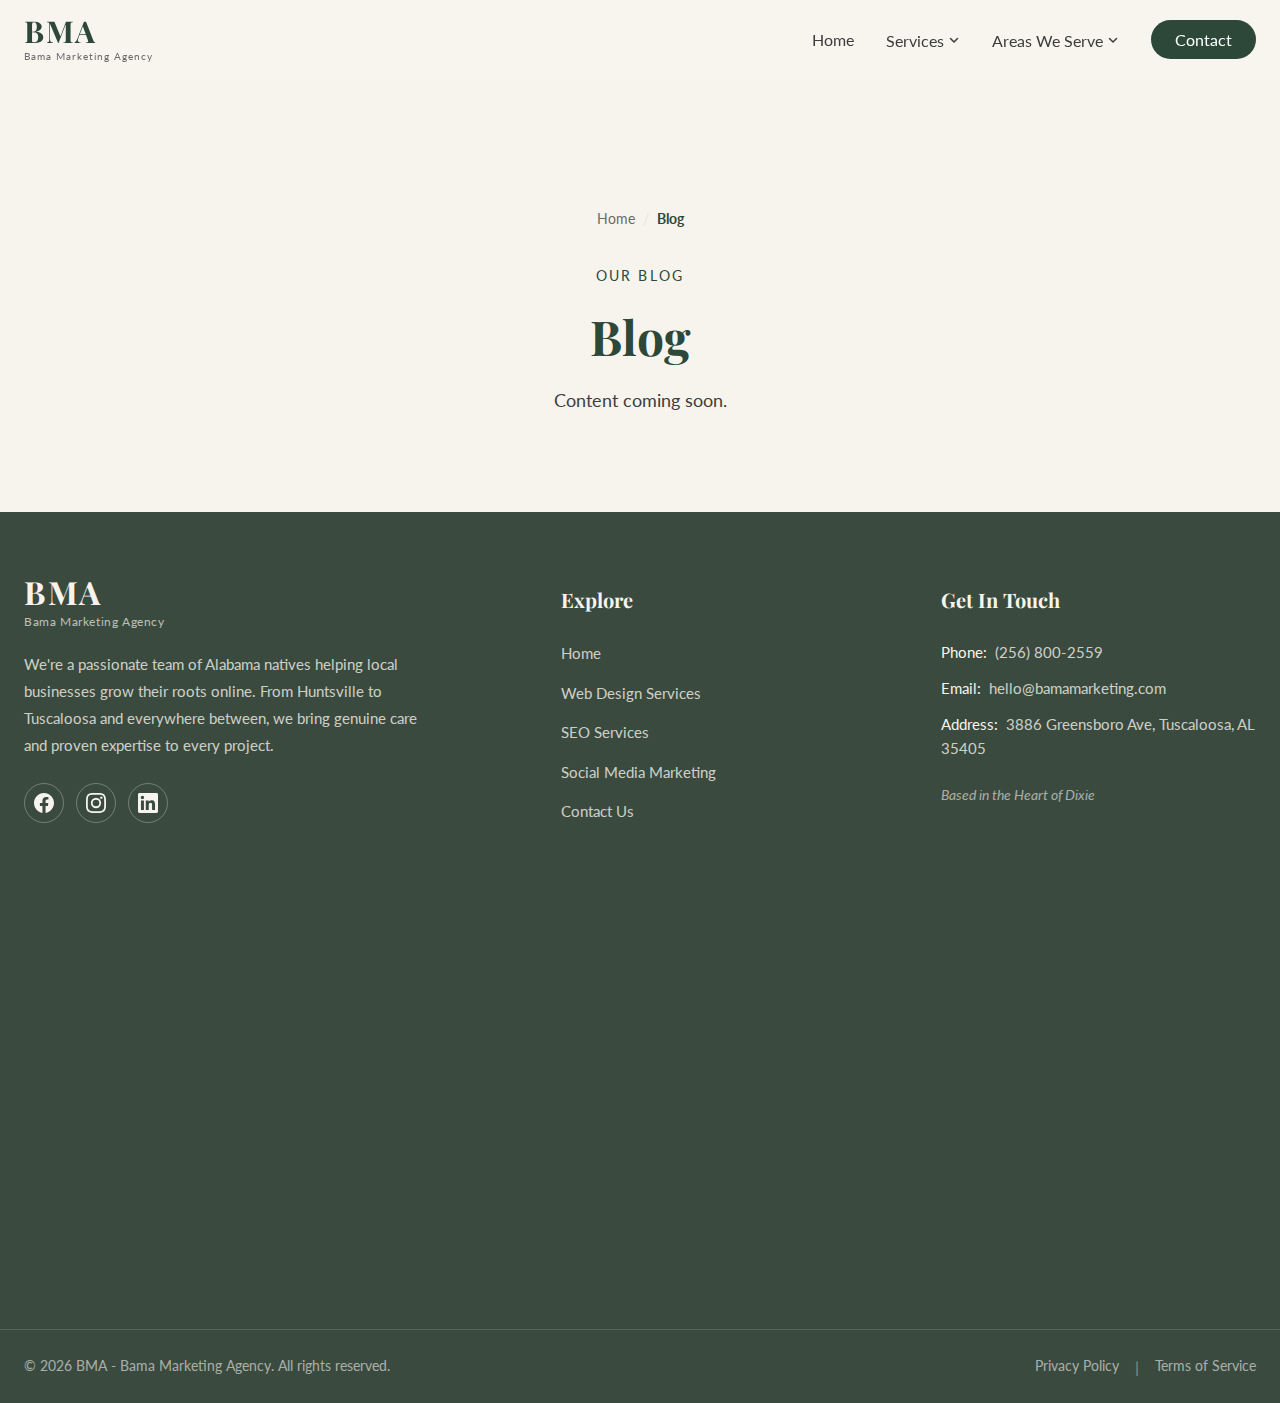
<file: blog.html>
<!DOCTYPE html>
<html lang="en">
<head>
  <meta charset="UTF-8">
  <meta name="viewport" content="width=device-width, initial-scale=1.0">
  <title>Marketing Blog | Tips & Insights | Bama Marketing Agency</title>
  <meta name="description" content="Marketing tips, insights, and strategies for Alabama businesses. Learn about web design, SEO, social media, and growing your business online.">
  <link rel="preconnect" href="https://fonts.googleapis.com">
  <link rel="preconnect" href="https://fonts.gstatic.com" crossorigin>
  <link href="https://fonts.googleapis.com/css2?family=Lato:wght@400;700&family=Playfair+Display:wght@700&display=swap" rel="stylesheet">
  <link rel="stylesheet" href="styles.css">
</head>
<body>
  <nav class="main-nav">
    <div class="container">
      <!-- Logo -->
      <a href="index.html" class="logo">
        <span class="logo-text">BMA</span>
        <span class="logo-subtext">Bama Marketing Agency</span>
      </a>

      <!-- Desktop Navigation -->
      <ul class="nav-links">
        <li><a href="index.html" class="nav-link">Home</a></li>

        <!-- Services Dropdown -->
        <li class="dropdown">
          <button class="nav-link dropdown-trigger">
            Services
            <svg class="dropdown-chevron" width="12" height="12" viewBox="0 0 12 12" fill="none" xmlns="http://www.w3.org/2000/svg">
              <path d="M2.5 4.5L6 8L9.5 4.5" stroke="currentColor" stroke-width="1.5" stroke-linecap="round" stroke-linejoin="round"/>
            </svg>
          </button>
          <div class="dropdown-panel">
            <a href="web-design.html" class="dropdown-link">Web Design</a>
            <a href="seo.html" class="dropdown-link">SEO</a>
            <a href="social-media.html" class="dropdown-link">Social Media</a>
          </div>
        </li>

        <!-- Areas Dropdown -->
        <li class="dropdown">
          <button class="nav-link dropdown-trigger">
            Areas We Serve
            <svg class="dropdown-chevron" width="12" height="12" viewBox="0 0 12 12" fill="none" xmlns="http://www.w3.org/2000/svg">
              <path d="M2.5 4.5L6 8L9.5 4.5" stroke="currentColor" stroke-width="1.5" stroke-linecap="round" stroke-linejoin="round"/>
            </svg>
          </button>
          <div class="dropdown-panel">
            <a href="huntsville.html" class="dropdown-link">Huntsville</a>
            <a href="birmingham.html" class="dropdown-link">Birmingham</a>
            <a href="tuscaloosa.html" class="dropdown-link">Tuscaloosa</a>
          </div>
        </li>

        <li><a href="contact.html" class="contact-btn">Contact</a></li>
      </ul>

      <!-- Mobile Menu Toggle -->
      <button class="mobile-menu-toggle" aria-label="Toggle mobile menu" aria-expanded="false">
        <span class="hamburger-icon">
          <span class="hamburger-line"></span>
          <span class="hamburger-line"></span>
          <span class="hamburger-line"></span>
        </span>
      </button>
    </div>
  </nav>

  <!-- Mobile Menu Overlay -->
  <div class="mobile-menu">
    <a href="index.html" class="mobile-nav-link">Home</a>

    <!-- Mobile Services Accordion -->
    <div class="mobile-accordion">
      <button class="mobile-accordion-header">
        Services
        <svg class="accordion-chevron" width="16" height="16" viewBox="0 0 12 12" fill="none" xmlns="http://www.w3.org/2000/svg">
          <path d="M2.5 4.5L6 8L9.5 4.5" stroke="currentColor" stroke-width="1.5" stroke-linecap="round" stroke-linejoin="round"/>
        </svg>
      </button>
      <div class="mobile-accordion-content">
        <a href="web-design.html" class="mobile-accordion-link">Web Design</a>
        <a href="seo.html" class="mobile-accordion-link">SEO</a>
        <a href="social-media.html" class="mobile-accordion-link">Social Media</a>
      </div>
    </div>

    <!-- Mobile Areas Accordion -->
    <div class="mobile-accordion">
      <button class="mobile-accordion-header">
        Areas We Serve
        <svg class="accordion-chevron" width="16" height="16" viewBox="0 0 12 12" fill="none" xmlns="http://www.w3.org/2000/svg">
          <path d="M2.5 4.5L6 8L9.5 4.5" stroke="currentColor" stroke-width="1.5" stroke-linecap="round" stroke-linejoin="round"/>
        </svg>
      </button>
      <div class="mobile-accordion-content">
        <a href="huntsville.html" class="mobile-accordion-link">Huntsville</a>
        <a href="birmingham.html" class="mobile-accordion-link">Birmingham</a>
        <a href="tuscaloosa.html" class="mobile-accordion-link">Tuscaloosa</a>
      </div>
    </div>

    <a href="contact.html" class="mobile-contact-btn">Contact</a>
  </div>

  <!-- Main Content -->
  <main class="main-content">
    <!-- Page Hero Section -->
    <section class="page-hero">
      <div class="page-hero-container">
        <!-- Breadcrumb -->
        <nav class="breadcrumb" aria-label="Breadcrumb">
          <a href="index.html">Home</a>
          <span class="breadcrumb-separator">/</span>
          <span class="breadcrumb-current">Blog</span>
        </nav>

        <span class="section-label">Our Blog</span>
        <h1 class="page-hero-title">Blog</h1>
        <p class="page-hero-subtitle">Content coming soon.</p>
      </div>
    </section>
  </main>

  <!-- Footer -->
  <footer class="site-footer">
    <div class="footer-container">
      <div class="footer-content">
        <!-- Brand Column -->
        <div class="footer-brand">
          <a href="index.html" class="footer-logo">
            <span class="footer-logo-text">BMA</span>
            <span class="footer-logo-subtext">Bama Marketing Agency</span>
          </a>
          <p class="footer-description">We're a passionate team of Alabama natives helping local businesses grow their roots online. From Huntsville to Tuscaloosa and everywhere between, we bring genuine care and proven expertise to every project.</p>
          <div class="footer-social">
            <a href="https://facebook.com" class="social-link" aria-label="Facebook">
              <svg width="20" height="20" viewBox="0 0 24 24" fill="currentColor" xmlns="http://www.w3.org/2000/svg">
                <path d="M24 12.073c0-6.627-5.373-12-12-12s-12 5.373-12 12c0 5.99 4.388 10.954 10.125 11.854v-8.385H7.078v-3.47h3.047V9.43c0-3.007 1.792-4.669 4.533-4.669 1.312 0 2.686.235 2.686.235v2.953H15.83c-1.491 0-1.956.925-1.956 1.874v2.25h3.328l-.532 3.47h-2.796v8.385C19.612 23.027 24 18.062 24 12.073z"/>
              </svg>
            </a>
            <a href="https://instagram.com" class="social-link" aria-label="Instagram">
              <svg width="20" height="20" viewBox="0 0 24 24" fill="currentColor" xmlns="http://www.w3.org/2000/svg">
                <path d="M12 2.163c3.204 0 3.584.012 4.85.07 3.252.148 4.771 1.691 4.919 4.919.058 1.265.069 1.645.069 4.849 0 3.205-.012 3.584-.069 4.849-.149 3.225-1.664 4.771-4.919 4.919-1.266.058-1.644.07-4.85.07-3.204 0-3.584-.012-4.849-.07-3.26-.149-4.771-1.699-4.919-4.92-.058-1.265-.07-1.644-.07-4.849 0-3.204.013-3.583.07-4.849.149-3.227 1.664-4.771 4.919-4.919 1.266-.057 1.645-.069 4.849-.069zM12 0C8.741 0 8.333.014 7.053.072 2.695.272.273 2.69.073 7.052.014 8.333 0 8.741 0 12c0 3.259.014 3.668.072 4.948.2 4.358 2.618 6.78 6.98 6.98C8.333 23.986 8.741 24 12 24c3.259 0 3.668-.014 4.948-.072 4.354-.2 6.782-2.618 6.979-6.98.059-1.28.073-1.689.073-4.948 0-3.259-.014-3.667-.072-4.947-.196-4.354-2.617-6.78-6.979-6.98C15.668.014 15.259 0 12 0zm0 5.838a6.162 6.162 0 100 12.324 6.162 6.162 0 000-12.324zM12 16a4 4 0 110-8 4 4 0 010 8zm6.406-11.845a1.44 1.44 0 100 2.881 1.44 1.44 0 000-2.881z"/>
              </svg>
            </a>
            <a href="https://linkedin.com" class="social-link" aria-label="LinkedIn">
              <svg width="20" height="20" viewBox="0 0 24 24" fill="currentColor" xmlns="http://www.w3.org/2000/svg">
                <path d="M20.447 20.452h-3.554v-5.569c0-1.328-.027-3.037-1.852-3.037-1.853 0-2.136 1.445-2.136 2.939v5.667H9.351V9h3.414v1.561h.046c.477-.9 1.637-1.85 3.37-1.85 3.601 0 4.267 2.37 4.267 5.455v6.286zM5.337 7.433a2.062 2.062 0 01-2.063-2.065 2.064 2.064 0 112.063 2.065zm1.782 13.019H3.555V9h3.564v11.452zM22.225 0H1.771C.792 0 0 .774 0 1.729v20.542C0 23.227.792 24 1.771 24h20.451C23.2 24 24 23.227 24 22.271V1.729C24 .774 23.2 0 22.222 0h.003z"/>
              </svg>
            </a>
          </div>
        </div>

        <!-- Explore Column -->
        <div class="footer-nav">
          <h4 class="footer-heading">Explore</h4>
          <ul class="footer-links">
            <li><a href="index.html">Home</a></li>
            <li><a href="web-design.html">Web Design Services</a></li>
            <li><a href="seo.html">SEO Services</a></li>
            <li><a href="social-media.html">Social Media Marketing</a></li>
            <li><a href="contact.html">Contact Us</a></li>
          </ul>
        </div>

        <!-- Contact Column -->
        <div class="footer-contact">
          <h4 class="footer-heading">Get In Touch</h4>
          <ul class="footer-contact-list">
            <li>
              <span class="contact-label">Phone:</span>
              <a href="tel:2568002559">(256) 800-2559</a>
            </li>
            <li>
              <span class="contact-label">Email:</span>
              <a href="mailto:hello@bamamarketing.com">hello@bamamarketing.com</a>
            </li>
            <li>
              <span class="contact-label">Address:</span>
              <span>3886 Greensboro Ave, Tuscaloosa, AL 35405</span>
            </li>
          </ul>
          <p class="footer-tagline">Based in the Heart of Dixie</p>
        </div>
      </div>
      <iframe src="https://www.google.com/maps/embed?pb=!1m18!1m12!1m3!1d63544.2470094987!2d-87.60972651863533!3d33.171257995214646!2m3!1f0!2f0!3f0!3m2!1i1024!2i768!4f13.1!3m3!1m2!1s0x88860273cea92e57%3A0xaff3502a57d20da3!2s3886%20Greensboro%20Ave%20a%2C%20Tuscaloosa%2C%20AL%2035405!5e0!3m2!1sen!2sus!4v1767215944999!5m2!1sen!2sus" width="100%" height="450" style="border:0;" allowfullscreen="" loading="lazy" referrerpolicy="no-referrer-when-downgrade"></iframe>
    </div>

    <!-- Footer Bottom -->
    <div class="footer-bottom">
      <div class="footer-bottom-container">
        <p class="footer-copyright">&copy; 2026 BMA - Bama Marketing Agency. All rights reserved.</p>
        <div class="footer-legal">
          <a href="privacy.html">Privacy Policy</a>
          <span class="footer-divider">|</span>
          <a href="terms.html">Terms of Service</a>
        </div>
      </div>
    </div>
  </footer>

  <script src="script.js"></script>
</body>
</html>
</file>
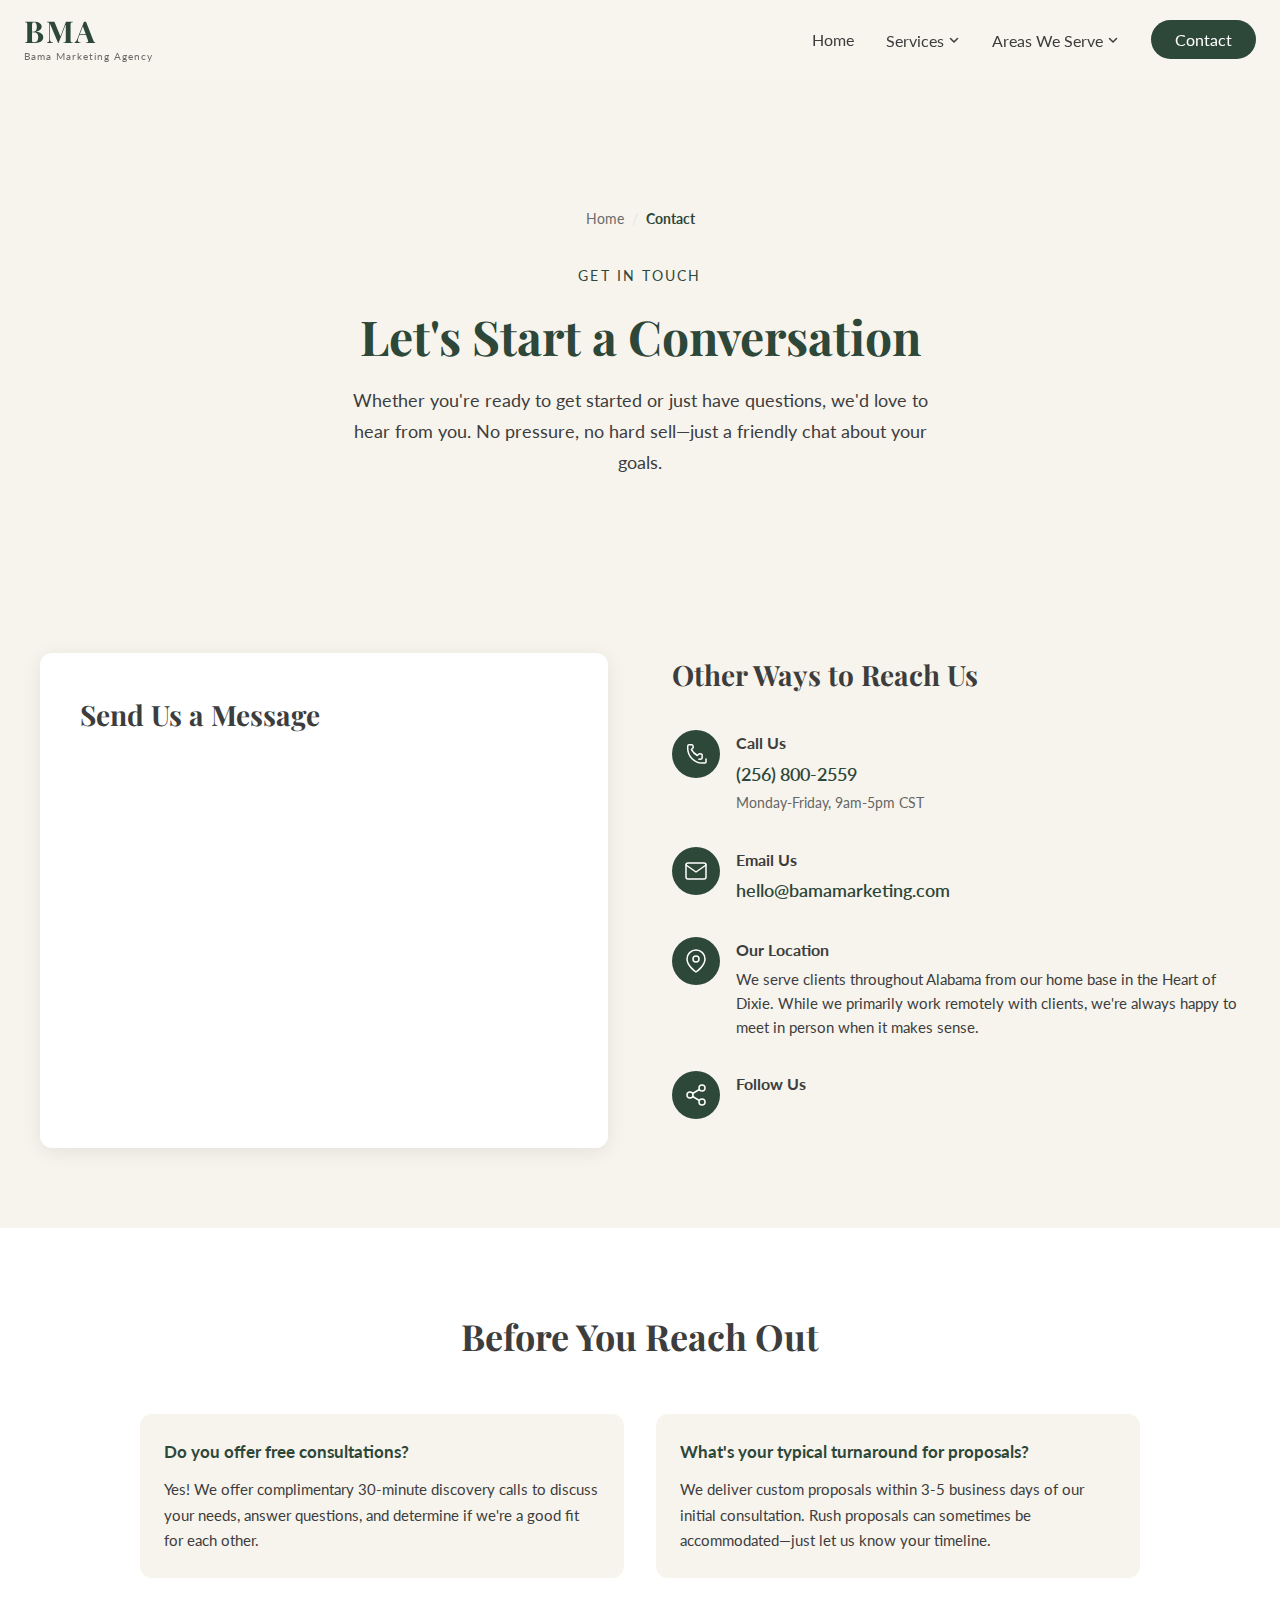
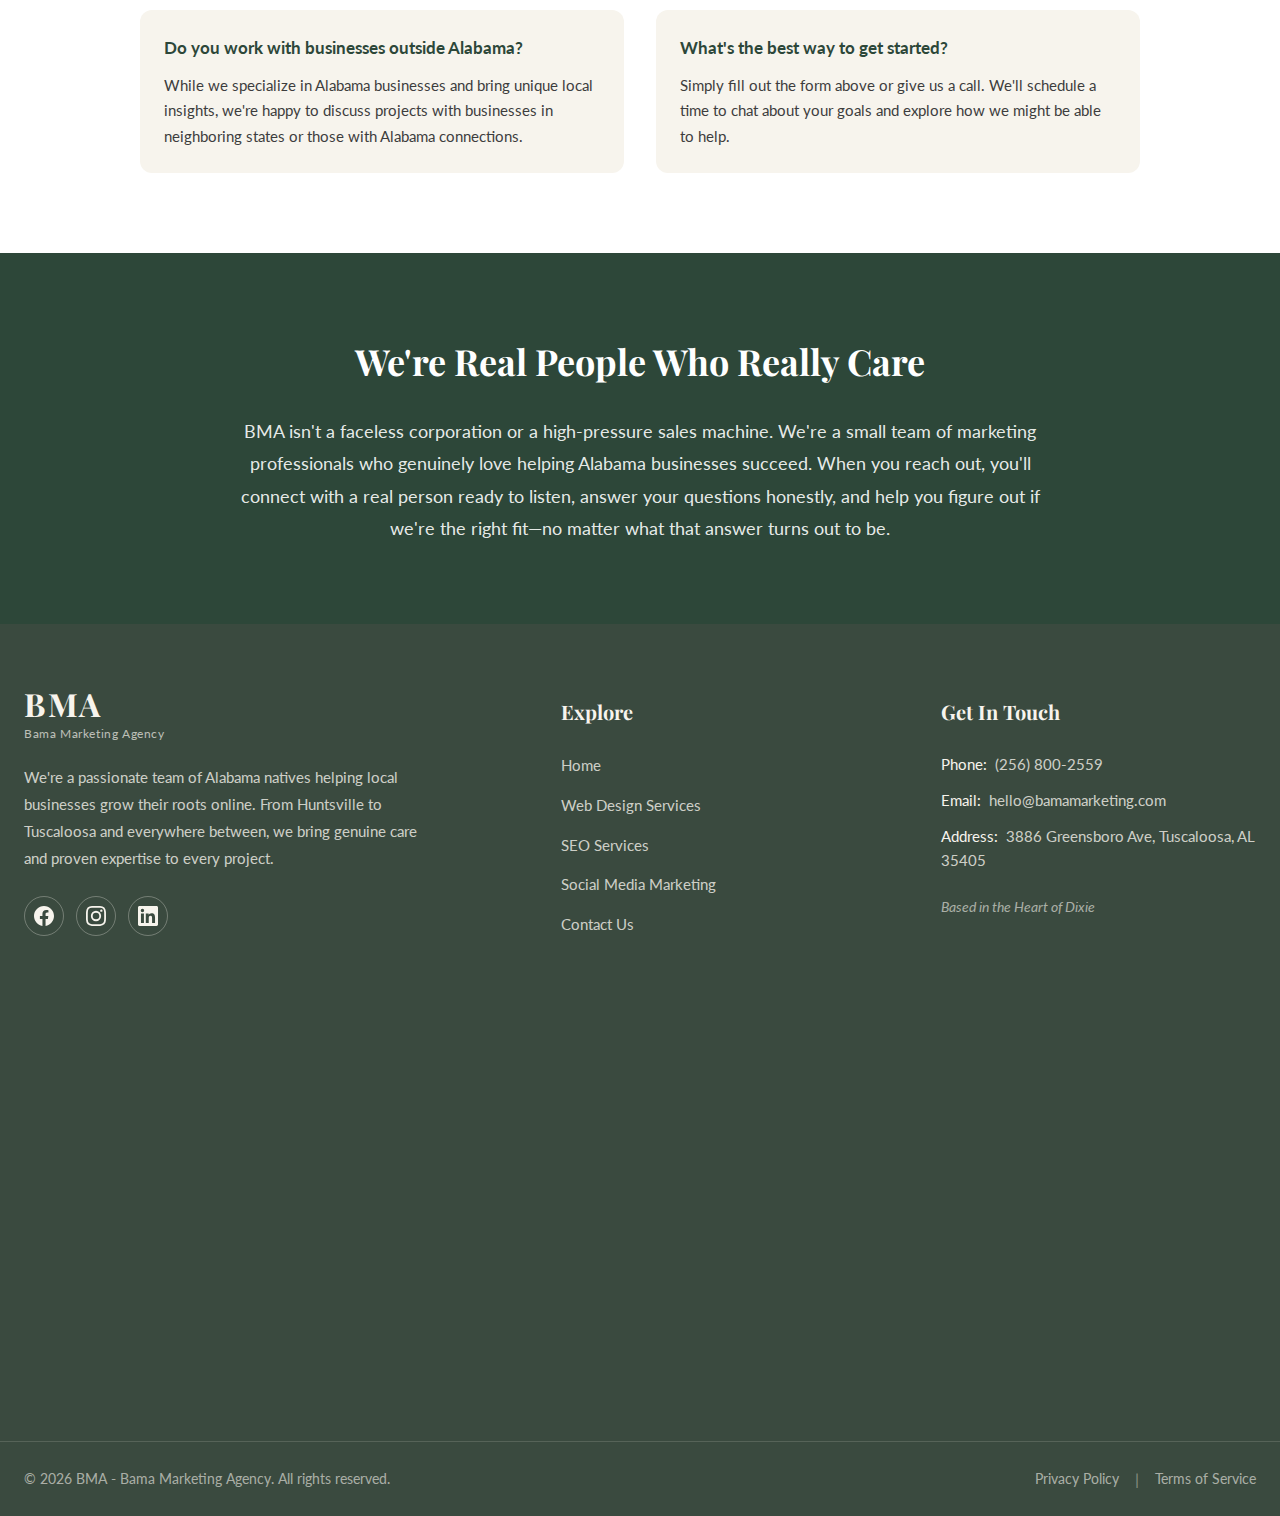
<file: contact.html>
<!DOCTYPE html>
<html lang="en">
<head>
  <meta charset="UTF-8">
  <meta name="viewport" content="width=device-width, initial-scale=1.0">
  <title>Contact Us | Get a Free Marketing Consultation | Bama Marketing Agency</title>
  <meta name="description" content="Contact Bama Marketing Agency for a free consultation. Call (256) 800-2559 or fill out our form. Let's discuss how we can help grow your Alabama business.">
  <link rel="preconnect" href="https://fonts.googleapis.com">
  <link rel="preconnect" href="https://fonts.gstatic.com" crossorigin>
  <link href="https://fonts.googleapis.com/css2?family=Lato:wght@400;700&family=Playfair+Display:wght@700&display=swap" rel="stylesheet">
  <link rel="stylesheet" href="styles.css">
</head>
<body>
  <nav class="main-nav">
    <div class="container">
      <!-- Logo -->
      <a href="index.html" class="logo">
        <span class="logo-text">BMA</span>
        <span class="logo-subtext">Bama Marketing Agency</span>
      </a>

      <!-- Desktop Navigation -->
      <ul class="nav-links">
        <li><a href="index.html" class="nav-link">Home</a></li>
     

        <!-- Services Dropdown -->
        <li class="dropdown">
          <button class="nav-link dropdown-trigger">
            Services
            <svg class="dropdown-chevron" width="12" height="12" viewBox="0 0 12 12" fill="none" xmlns="http://www.w3.org/2000/svg">
              <path d="M2.5 4.5L6 8L9.5 4.5" stroke="currentColor" stroke-width="1.5" stroke-linecap="round" stroke-linejoin="round"/>
            </svg>
          </button>
          <div class="dropdown-panel">
            <a href="web-design.html" class="dropdown-link">Web Design</a>
            <a href="seo.html" class="dropdown-link">SEO</a>
            <a href="social-media.html" class="dropdown-link">Social Media</a>
          </div>
        </li>

        <!-- Areas Dropdown -->
        <li class="dropdown">
          <button class="nav-link dropdown-trigger">
            Areas We Serve
            <svg class="dropdown-chevron" width="12" height="12" viewBox="0 0 12 12" fill="none" xmlns="http://www.w3.org/2000/svg">
              <path d="M2.5 4.5L6 8L9.5 4.5" stroke="currentColor" stroke-width="1.5" stroke-linecap="round" stroke-linejoin="round"/>
            </svg>
          </button>
          <div class="dropdown-panel">
            <a href="huntsville.html" class="dropdown-link">Huntsville</a>
            <a href="birmingham.html" class="dropdown-link">Birmingham</a>
            <a href="tuscaloosa.html" class="dropdown-link">Tuscaloosa</a>
          </div>
        </li>

       

        <li><a href="contact.html" class="contact-btn">Contact</a></li>
      </ul>

      <!-- Mobile Menu Toggle -->
      <button class="mobile-menu-toggle" aria-label="Toggle mobile menu" aria-expanded="false">
        <span class="hamburger-icon">
          <span class="hamburger-line"></span>
          <span class="hamburger-line"></span>
          <span class="hamburger-line"></span>
        </span>
      </button>
    </div>
  </nav>

  <!-- Mobile Menu Overlay -->
  <div class="mobile-menu">
    <a href="index.html" class="mobile-nav-link">Home</a>

    <!-- Mobile Services Accordion -->
    <div class="mobile-accordion">
      <button class="mobile-accordion-header">
        Services
        <svg class="accordion-chevron" width="16" height="16" viewBox="0 0 12 12" fill="none" xmlns="http://www.w3.org/2000/svg">
          <path d="M2.5 4.5L6 8L9.5 4.5" stroke="currentColor" stroke-width="1.5" stroke-linecap="round" stroke-linejoin="round"/>
        </svg>
      </button>
      <div class="mobile-accordion-content">
        <a href="web-design.html" class="mobile-accordion-link">Web Design</a>
        <a href="seo.html" class="mobile-accordion-link">SEO</a>
        <a href="social-media.html" class="mobile-accordion-link">Social Media</a>
      </div>
    </div>

    <!-- Mobile Areas Accordion -->
    <div class="mobile-accordion">
      <button class="mobile-accordion-header">
        Areas We Serve
        <svg class="accordion-chevron" width="16" height="16" viewBox="0 0 12 12" fill="none" xmlns="http://www.w3.org/2000/svg">
          <path d="M2.5 4.5L6 8L9.5 4.5" stroke="currentColor" stroke-width="1.5" stroke-linecap="round" stroke-linejoin="round"/>
        </svg>
      </button>
      <div class="mobile-accordion-content">
        <a href="huntsville.html" class="mobile-accordion-link">Huntsville</a>
        <a href="birmingham.html" class="mobile-accordion-link">Birmingham</a>
        <a href="tuscaloosa.html" class="mobile-accordion-link">Tuscaloosa</a>
      </div>
    </div>

    <a href="contact.html" class="mobile-contact-btn">Contact</a>
  </div>

  <!-- Main Content -->
  <main class="main-content">
    <!-- Page Hero Section -->
    <section class="page-hero">
      <div class="page-hero-container">
        <!-- Breadcrumb -->
        <nav class="breadcrumb" aria-label="Breadcrumb">
          <a href="index.html">Home</a>
          <span class="breadcrumb-separator">/</span>
          <span class="breadcrumb-current">Contact</span>
        </nav>

        <span class="section-label">Get In Touch</span>
        <h1 class="page-hero-title">Let's Start a Conversation</h1>
        <p class="page-hero-subtitle">Whether you're ready to get started or just have questions, we'd love to hear from you. No pressure, no hard sell—just a friendly chat about your goals.</p>
      </div>
    </section>

    <!-- Contact Form Section -->
    <section class="contact-section">
      <div class="contact-container">
        <div class="contact-form-wrapper">
          <h2 class="contact-form-title">Send Us a Message</h2>
          <script type="text/javascript" src="https://form.jotform.com/jsform/253505957270057"></script>
        </div>

        <div class="contact-info-wrapper">
          <h2 class="contact-info-title">Other Ways to Reach Us</h2>

          <div class="contact-methods">
            <div class="contact-method">
              <div class="contact-method-icon">
                <svg width="24" height="24" viewBox="0 0 24 24" fill="none" xmlns="http://www.w3.org/2000/svg">
                  <path d="M22 16.92V19.92C22 20.48 21.56 20.93 21 20.98C20.25 21.06 19.51 21.1 18.76 21.1C10.42 21.1 3.68 14.36 3.68 6.02C3.68 5.27 3.72 4.53 3.8 3.78C3.85 3.22 4.3 2.78 4.86 2.78H7.86C8.38 2.78 8.83 3.17 8.9 3.68C8.96 4.14 9.06 4.58 9.2 5.01C9.32 5.39 9.22 5.81 8.94 6.09L7.42 7.61C8.83 10.08 10.84 12.09 13.31 13.5L14.83 11.98C15.11 11.7 15.53 11.6 15.91 11.72C16.34 11.86 16.78 11.96 17.24 12.02C17.75 12.09 18.14 12.54 18.14 13.06V16.06C18.14 16.62 17.7 17.07 17.14 17.12C16.39 17.2 15.65 17.24 14.9 17.24" stroke="currentColor" stroke-width="1.5" stroke-linecap="round" stroke-linejoin="round"/>
                </svg>
              </div>
              <div class="contact-method-content">
                <h3 class="contact-method-label">Call Us</h3>
                <a href="tel:2568002559" class="contact-method-value">(256) 800-2559</a>
                <p class="contact-method-note">Monday-Friday, 9am-5pm CST</p>
              </div>
            </div>

            <div class="contact-method">
              <div class="contact-method-icon">
                <svg width="24" height="24" viewBox="0 0 24 24" fill="none" xmlns="http://www.w3.org/2000/svg">
                  <path d="M4 4H20C21.1 4 22 4.9 22 6V18C22 19.1 21.1 20 20 20H4C2.9 20 2 19.1 2 18V6C2 4.9 2.9 4 4 4Z" stroke="currentColor" stroke-width="1.5" stroke-linecap="round" stroke-linejoin="round"/>
                  <path d="M22 6L12 13L2 6" stroke="currentColor" stroke-width="1.5" stroke-linecap="round" stroke-linejoin="round"/>
                </svg>
              </div>
              <div class="contact-method-content">
                <h3 class="contact-method-label">Email Us</h3>
                <a href="mailto:hello@bamamarketing.com" class="contact-method-value">hello@bamamarketing.com</a>
              </div>
            </div>

            <div class="contact-method">
              <div class="contact-method-icon">
                <svg width="24" height="24" viewBox="0 0 24 24" fill="none" xmlns="http://www.w3.org/2000/svg">
                  <path d="M21 10C21 17 12 23 12 23C12 23 3 17 3 10C3 5.02944 7.02944 1 12 1C16.9706 1 21 5.02944 21 10Z" stroke="currentColor" stroke-width="1.5" stroke-linecap="round" stroke-linejoin="round"/>
                  <circle cx="12" cy="10" r="3" stroke="currentColor" stroke-width="1.5" stroke-linecap="round" stroke-linejoin="round"/>
                </svg>
              </div>
              <div class="contact-method-content">
                <h3 class="contact-method-label">Our Location</h3>
                <p class="contact-method-text">We serve clients throughout Alabama from our home base in the Heart of Dixie. While we primarily work remotely with clients, we're always happy to meet in person when it makes sense.</p>
              </div>
            </div>

            <div class="contact-method">
              <div class="contact-method-icon">
                <svg width="24" height="24" viewBox="0 0 24 24" fill="none" xmlns="http://www.w3.org/2000/svg">
                  <path d="M18 8C19.6569 8 21 6.65685 21 5C21 3.34315 19.6569 2 18 2C16.3431 2 15 3.34315 15 5C15 6.65685 16.3431 8 18 8Z" stroke="currentColor" stroke-width="1.5"/>
                  <path d="M6 15C7.65685 15 9 13.6569 9 12C9 10.3431 7.65685 9 6 9C4.34315 9 3 10.3431 3 12C3 13.6569 4.34315 15 6 15Z" stroke="currentColor" stroke-width="1.5"/>
                  <path d="M18 22C19.6569 22 21 20.6569 21 19C21 17.3431 19.6569 16 18 16C16.3431 16 15 17.3431 15 19C15 20.6569 16.3431 22 18 22Z" stroke="currentColor" stroke-width="1.5"/>
                  <path d="M8.59 13.51L15.42 17.49" stroke="currentColor" stroke-width="1.5" stroke-linecap="round"/>
                  <path d="M15.41 6.51L8.59 10.49" stroke="currentColor" stroke-width="1.5" stroke-linecap="round"/>
                </svg>
              </div>
              <div class="contact-method-content">
                <h3 class="contact-method-label">Follow Us</h3>
                <div class="contact-social-links">
                  <a href="https://facebook.com" class="social-link" aria-label="Facebook">
                    <svg width="20" height="20" viewBox="0 0 24 24" fill="currentColor" xmlns="http://www.w3.org/2000/svg">
                      <path d="M24 12.073c0-6.627-5.373-12-12-12s-12 5.373-12 12c0 5.99 4.388 10.954 10.125 11.854v-8.385H7.078v-3.47h3.047V9.43c0-3.007 1.792-4.669 4.533-4.669 1.312 0 2.686.235 2.686.235v2.953H15.83c-1.491 0-1.956.925-1.956 1.874v2.25h3.328l-.532 3.47h-2.796v8.385C19.612 23.027 24 18.062 24 12.073z"/>
                    </svg>
                  </a>
                  <a href="https://instagram.com" class="social-link" aria-label="Instagram">
                    <svg width="20" height="20" viewBox="0 0 24 24" fill="currentColor" xmlns="http://www.w3.org/2000/svg">
                      <path d="M12 2.163c3.204 0 3.584.012 4.85.07 3.252.148 4.771 1.691 4.919 4.919.058 1.265.069 1.645.069 4.849 0 3.205-.012 3.584-.069 4.849-.149 3.225-1.664 4.771-4.919 4.919-1.266.058-1.644.07-4.85.07-3.204 0-3.584-.012-4.849-.07-3.26-.149-4.771-1.699-4.919-4.92-.058-1.265-.07-1.644-.07-4.849 0-3.204.013-3.583.07-4.849.149-3.227 1.664-4.771 4.919-4.919 1.266-.057 1.645-.069 4.849-.069zM12 0C8.741 0 8.333.014 7.053.072 2.695.272.273 2.69.073 7.052.014 8.333 0 8.741 0 12c0 3.259.014 3.668.072 4.948.2 4.358 2.618 6.78 6.98 6.98C8.333 23.986 8.741 24 12 24c3.259 0 3.668-.014 4.948-.072 4.354-.2 6.782-2.618 6.979-6.98.059-1.28.073-1.689.073-4.948 0-3.259-.014-3.667-.072-4.947-.196-4.354-2.617-6.78-6.979-6.98C15.668.014 15.259 0 12 0zm0 5.838a6.162 6.162 0 100 12.324 6.162 6.162 0 000-12.324zM12 16a4 4 0 110-8 4 4 0 010 8zm6.406-11.845a1.44 1.44 0 100 2.881 1.44 1.44 0 000-2.881z"/>
                    </svg>
                  </a>
                  <a href="https://linkedin.com" class="social-link" aria-label="LinkedIn">
                    <svg width="20" height="20" viewBox="0 0 24 24" fill="currentColor" xmlns="http://www.w3.org/2000/svg">
                      <path d="M20.447 20.452h-3.554v-5.569c0-1.328-.027-3.037-1.852-3.037-1.853 0-2.136 1.445-2.136 2.939v5.667H9.351V9h3.414v1.561h.046c.477-.9 1.637-1.85 3.37-1.85 3.601 0 4.267 2.37 4.267 5.455v6.286zM5.337 7.433a2.062 2.062 0 01-2.063-2.065 2.064 2.064 0 112.063 2.065zm1.782 13.019H3.555V9h3.564v11.452zM22.225 0H1.771C.792 0 0 .774 0 1.729v20.542C0 23.227.792 24 1.771 24h20.451C23.2 24 24 23.227 24 22.271V1.729C24 .774 23.2 0 22.222 0h.003z"/>
                    </svg>
                  </a>
                </div>
              </div>
            </div>
          </div>
        </div>
      </div>
    </section>

    <!-- FAQ Section -->
    <section class="contact-faq-section">
      <div class="contact-faq-container">
        <h2 class="contact-faq-title">Before You Reach Out</h2>

        <div class="faq-grid">
          <div class="faq-item">
            <h3 class="faq-question">Do you offer free consultations?</h3>
            <p class="faq-answer">Yes! We offer complimentary 30-minute discovery calls to discuss your needs, answer questions, and determine if we're a good fit for each other.</p>
          </div>

          <div class="faq-item">
            <h3 class="faq-question">What's your typical turnaround for proposals?</h3>
            <p class="faq-answer">We deliver custom proposals within 3-5 business days of our initial consultation. Rush proposals can sometimes be accommodated—just let us know your timeline.</p>
          </div>

          <div class="faq-item">
            <h3 class="faq-question">Do you work with businesses outside Alabama?</h3>
            <p class="faq-answer">While we specialize in Alabama businesses and bring unique local insights, we're happy to discuss projects with businesses in neighboring states or those with Alabama connections.</p>
          </div>

          <div class="faq-item">
            <h3 class="faq-question">What's the best way to get started?</h3>
            <p class="faq-answer">Simply fill out the form above or give us a call. We'll schedule a time to chat about your goals and explore how we might be able to help.</p>
          </div>
        </div>
      </div>
    </section>

    <!-- Real People Section -->
    <section class="real-people-section">
      <div class="real-people-container">
        <h2 class="real-people-title">We're Real People Who Really Care</h2>
        <p class="real-people-text">BMA isn't a faceless corporation or a high-pressure sales machine. We're a small team of marketing professionals who genuinely love helping Alabama businesses succeed. When you reach out, you'll connect with a real person ready to listen, answer your questions honestly, and help you figure out if we're the right fit—no matter what that answer turns out to be.</p>
      </div>
    </section>
  </main>

  <!-- Footer -->
  <footer class="site-footer">
    <div class="footer-container">
      <div class="footer-content">
        <!-- Brand Column -->
        <div class="footer-brand">
          <a href="index.html" class="footer-logo">
            <span class="footer-logo-text">BMA</span>
            <span class="footer-logo-subtext">Bama Marketing Agency</span>
          </a>
          <p class="footer-description">We're a passionate team of Alabama natives helping local businesses grow their roots online. From Huntsville to Tuscaloosa and everywhere between, we bring genuine care and proven expertise to every project.</p>
          <div class="footer-social">
            <a href="https://facebook.com" class="social-link" aria-label="Facebook">
              <svg width="20" height="20" viewBox="0 0 24 24" fill="currentColor" xmlns="http://www.w3.org/2000/svg">
                <path d="M24 12.073c0-6.627-5.373-12-12-12s-12 5.373-12 12c0 5.99 4.388 10.954 10.125 11.854v-8.385H7.078v-3.47h3.047V9.43c0-3.007 1.792-4.669 4.533-4.669 1.312 0 2.686.235 2.686.235v2.953H15.83c-1.491 0-1.956.925-1.956 1.874v2.25h3.328l-.532 3.47h-2.796v8.385C19.612 23.027 24 18.062 24 12.073z"/>
              </svg>
            </a>
            <a href="https://instagram.com" class="social-link" aria-label="Instagram">
              <svg width="20" height="20" viewBox="0 0 24 24" fill="currentColor" xmlns="http://www.w3.org/2000/svg">
                <path d="M12 2.163c3.204 0 3.584.012 4.85.07 3.252.148 4.771 1.691 4.919 4.919.058 1.265.069 1.645.069 4.849 0 3.205-.012 3.584-.069 4.849-.149 3.225-1.664 4.771-4.919 4.919-1.266.058-1.644.07-4.85.07-3.204 0-3.584-.012-4.849-.07-3.26-.149-4.771-1.699-4.919-4.92-.058-1.265-.07-1.644-.07-4.849 0-3.204.013-3.583.07-4.849.149-3.227 1.664-4.771 4.919-4.919 1.266-.057 1.645-.069 4.849-.069zM12 0C8.741 0 8.333.014 7.053.072 2.695.272.273 2.69.073 7.052.014 8.333 0 8.741 0 12c0 3.259.014 3.668.072 4.948.2 4.358 2.618 6.78 6.98 6.98C8.333 23.986 8.741 24 12 24c3.259 0 3.668-.014 4.948-.072 4.354-.2 6.782-2.618 6.979-6.98.059-1.28.073-1.689.073-4.948 0-3.259-.014-3.667-.072-4.947-.196-4.354-2.617-6.78-6.979-6.98C15.668.014 15.259 0 12 0zm0 5.838a6.162 6.162 0 100 12.324 6.162 6.162 0 000-12.324zM12 16a4 4 0 110-8 4 4 0 010 8zm6.406-11.845a1.44 1.44 0 100 2.881 1.44 1.44 0 000-2.881z"/>
              </svg>
            </a>
            <a href="https://linkedin.com" class="social-link" aria-label="LinkedIn">
              <svg width="20" height="20" viewBox="0 0 24 24" fill="currentColor" xmlns="http://www.w3.org/2000/svg">
                <path d="M20.447 20.452h-3.554v-5.569c0-1.328-.027-3.037-1.852-3.037-1.853 0-2.136 1.445-2.136 2.939v5.667H9.351V9h3.414v1.561h.046c.477-.9 1.637-1.85 3.37-1.85 3.601 0 4.267 2.37 4.267 5.455v6.286zM5.337 7.433a2.062 2.062 0 01-2.063-2.065 2.064 2.064 0 112.063 2.065zm1.782 13.019H3.555V9h3.564v11.452zM22.225 0H1.771C.792 0 0 .774 0 1.729v20.542C0 23.227.792 24 1.771 24h20.451C23.2 24 24 23.227 24 22.271V1.729C24 .774 23.2 0 22.222 0h.003z"/>
              </svg>
            </a>
          </div>
        </div>

        <!-- Explore Column -->
        <div class="footer-nav">
          <h4 class="footer-heading">Explore</h4>
          <ul class="footer-links">
            <li><a href="index.html">Home</a></li>
            <li><a href="web-design.html">Web Design Services</a></li>
            <li><a href="seo.html">SEO Services</a></li>
            <li><a href="social-media.html">Social Media Marketing</a></li>
            <li><a href="contact.html">Contact Us</a></li>
          </ul>
        </div>

        <!-- Contact Column -->
        <div class="footer-contact">
          <h4 class="footer-heading">Get In Touch</h4>
          <ul class="footer-contact-list">
            <li>
              <span class="contact-label">Phone:</span>
              <a href="tel:2568002559">(256) 800-2559</a>
            </li>
            <li>
              <span class="contact-label">Email:</span>
              <a href="mailto:hello@bamamarketing.com">hello@bamamarketing.com</a>
            </li>
            <li>
              <span class="contact-label">Address:</span>
              <span>3886 Greensboro Ave, Tuscaloosa, AL 35405</span>
            </li>
          </ul>
          <p class="footer-tagline">Based in the Heart of Dixie</p>
        </div>
      </div>
      <iframe src="https://www.google.com/maps/embed?pb=!1m18!1m12!1m3!1d63544.2470094987!2d-87.60972651863533!3d33.171257995214646!2m3!1f0!2f0!3f0!3m2!1i1024!2i768!4f13.1!3m3!1m2!1s0x88860273cea92e57%3A0xaff3502a57d20da3!2s3886%20Greensboro%20Ave%20a%2C%20Tuscaloosa%2C%20AL%2035405!5e0!3m2!1sen!2sus!4v1767215944999!5m2!1sen!2sus" width="100%" height="450" style="border:0;" allowfullscreen="" loading="lazy" referrerpolicy="no-referrer-when-downgrade"></iframe>
    </div>

    <!-- Footer Bottom -->
    <div class="footer-bottom">
      <div class="footer-bottom-container">
        <p class="footer-copyright">&copy; 2026 BMA - Bama Marketing Agency. All rights reserved.</p>
        <div class="footer-legal">
          <a href="privacy.html">Privacy Policy</a>
          <span class="footer-divider">|</span>
          <a href="terms.html">Terms of Service</a>
        </div>
      </div>
    </div>
  </footer>

  <script src="script.js"></script>
</body>
</html>
</file>
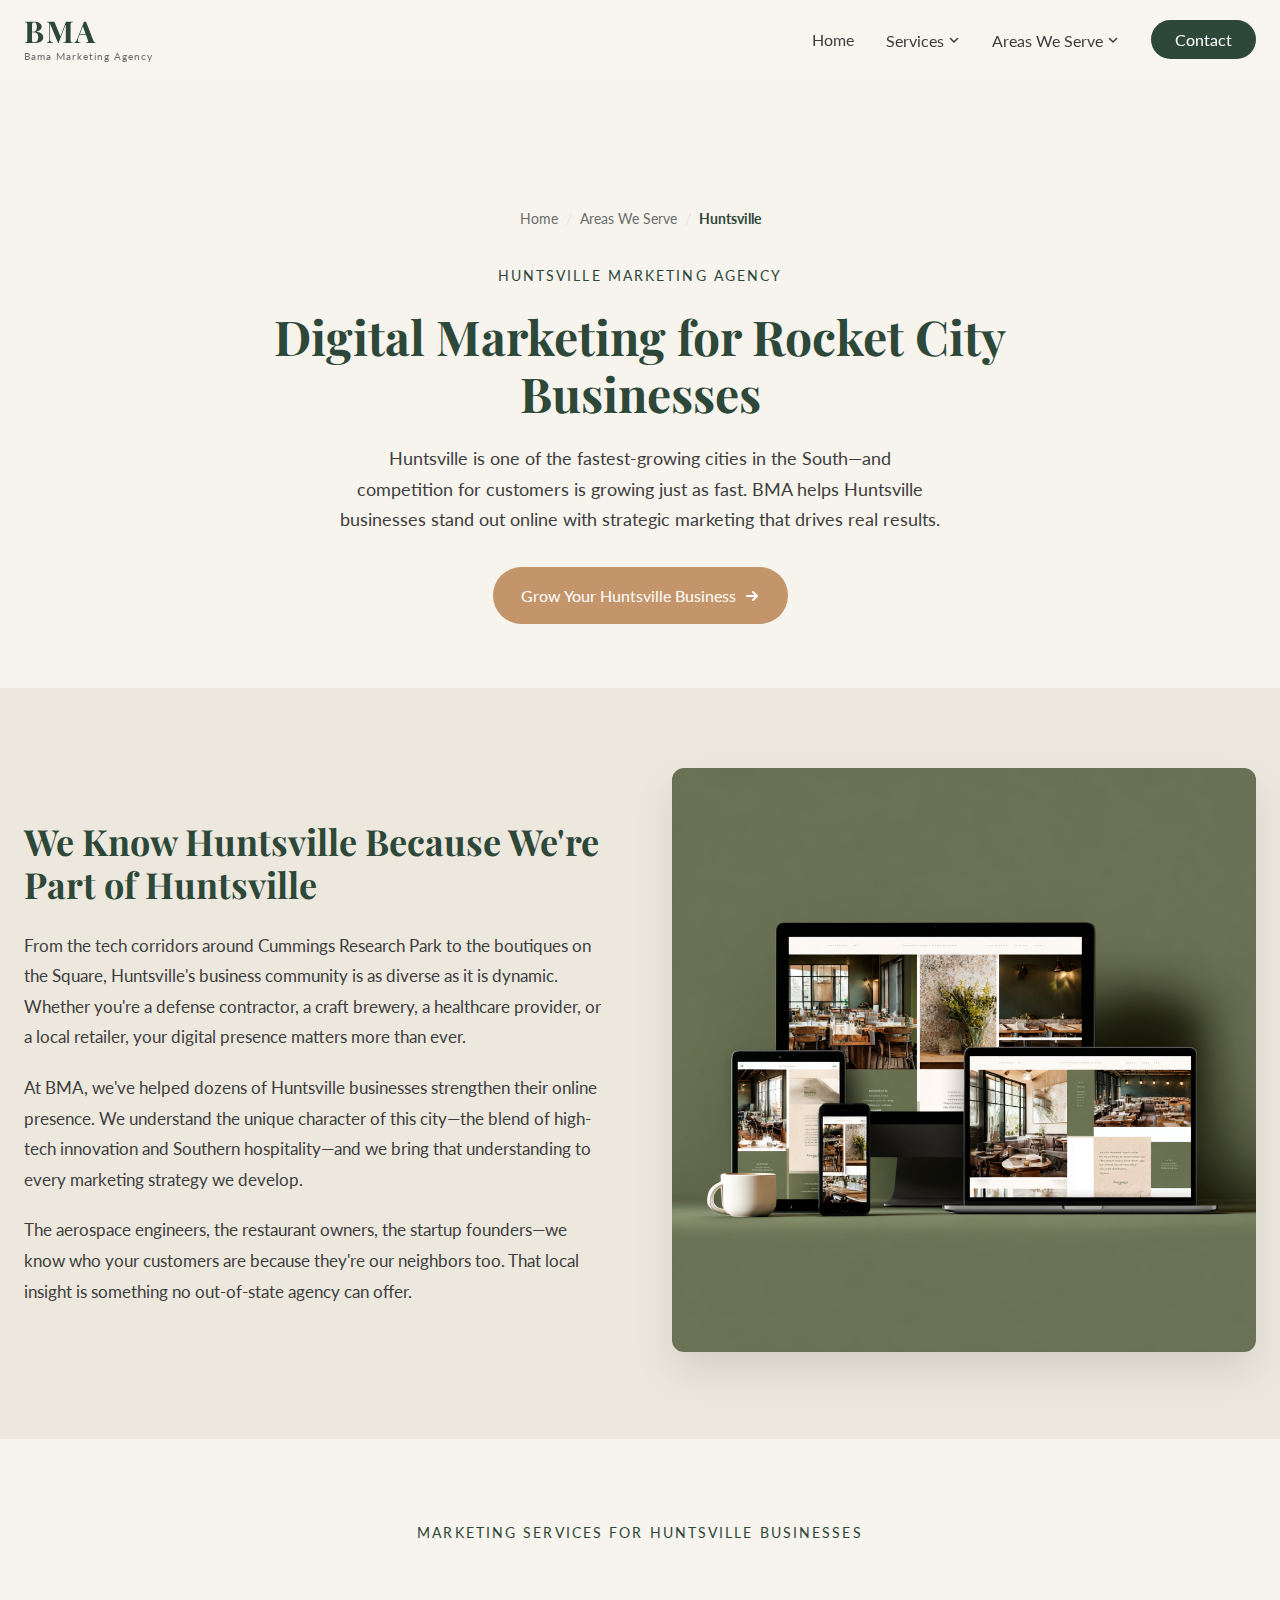
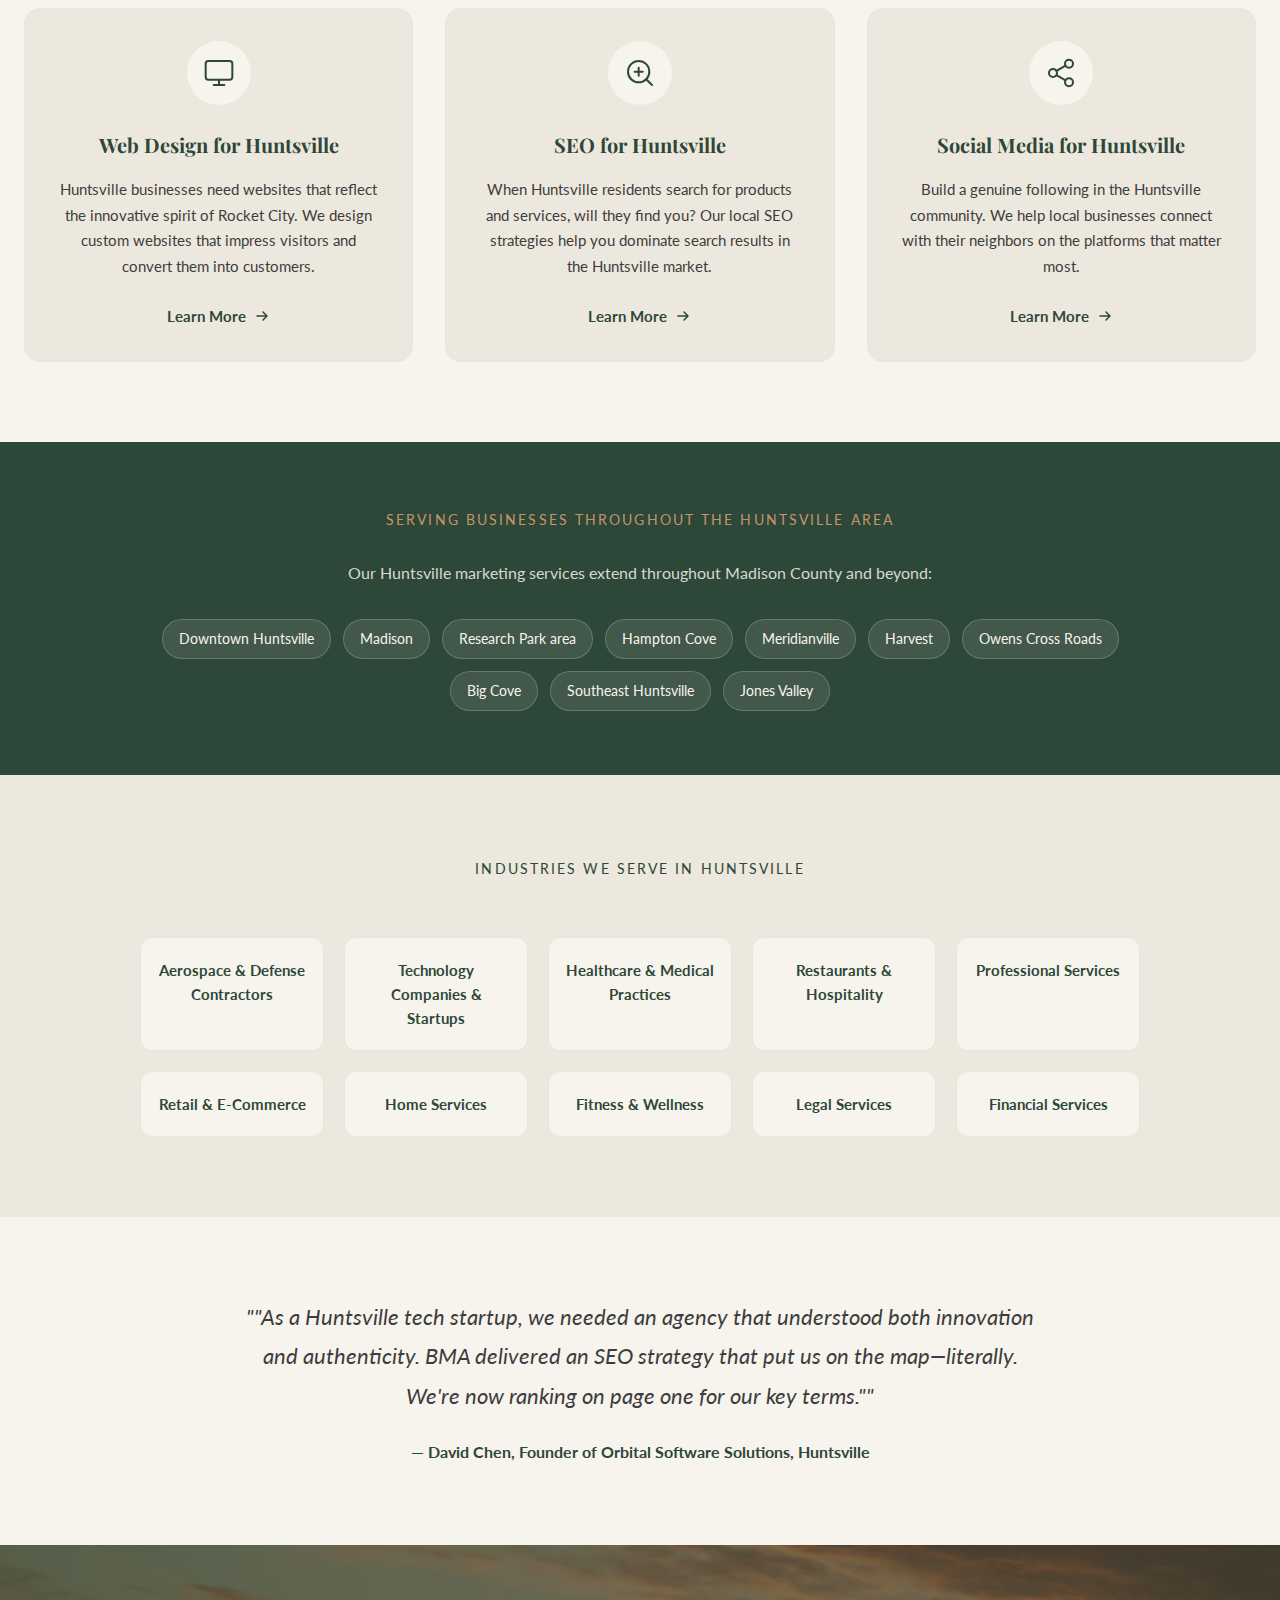
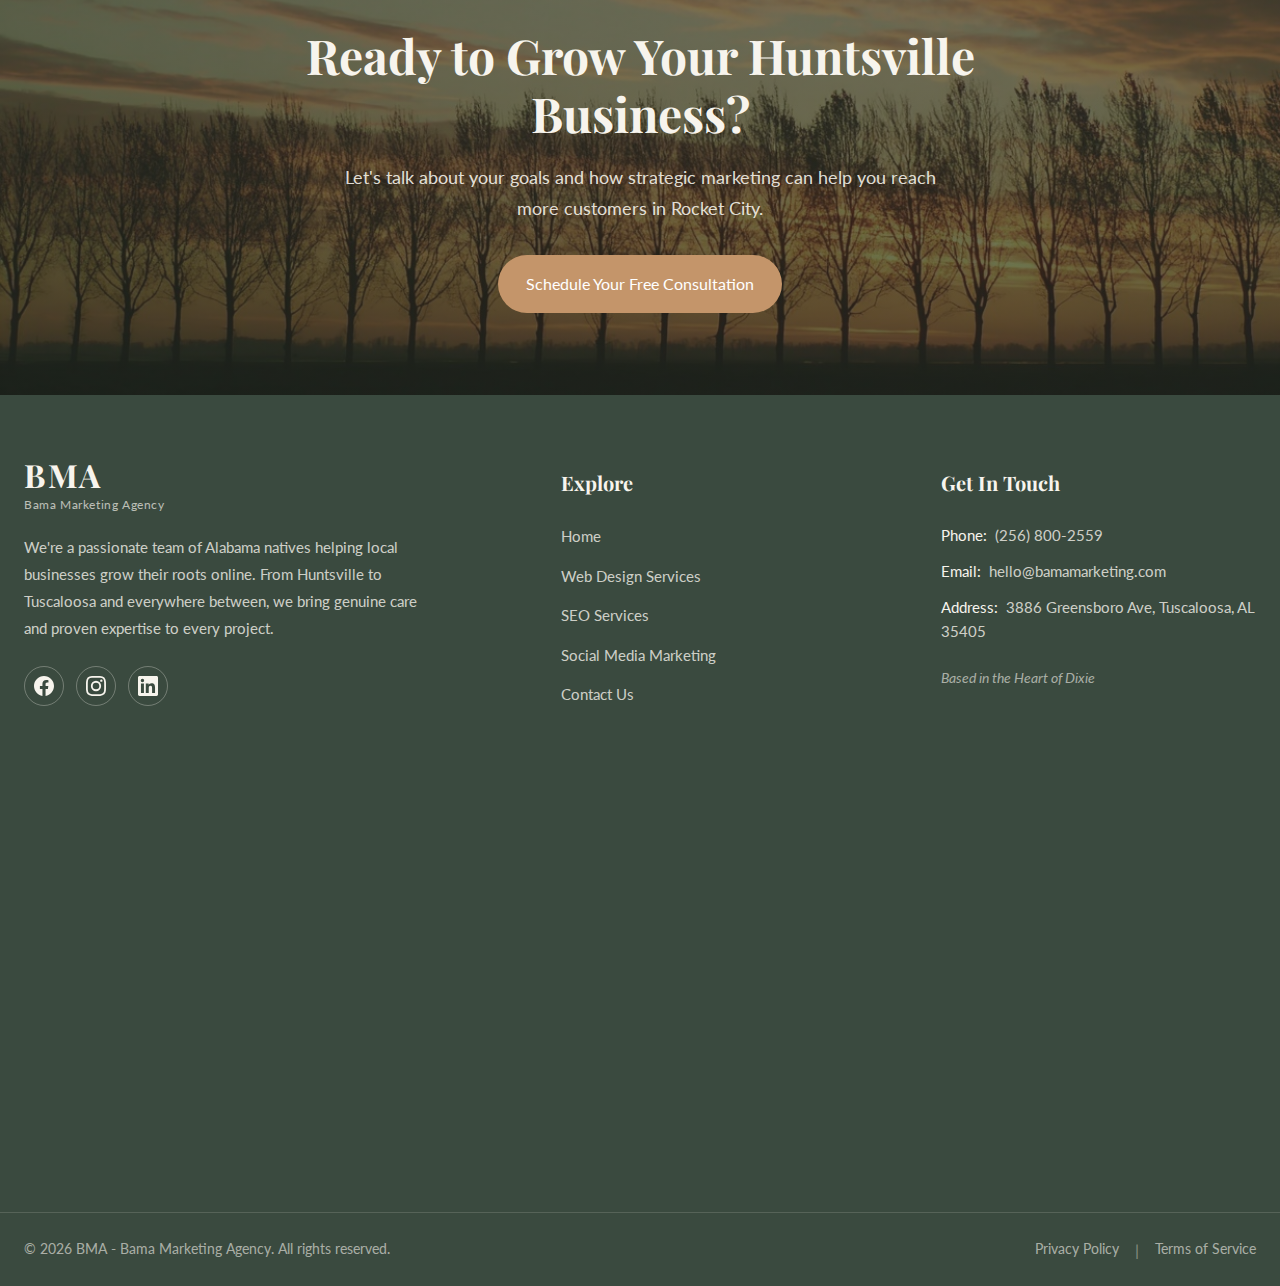
<file: huntsville.html>
<!DOCTYPE html>
<html lang="en">
<head>
  <meta charset="UTF-8">
  <meta name="viewport" content="width=device-width, initial-scale=1.0">
  <title>Huntsville Marketing Agency | Web Design, SEO & Social Media | BMA</title>
  <meta name="description" content="Huntsville's trusted marketing agency. Web design, SEO, and social media services for Rocket City businesses. Local expertise, proven results. Free consultation.">
  <link rel="preconnect" href="https://fonts.googleapis.com">
  <link rel="preconnect" href="https://fonts.gstatic.com" crossorigin>
  <link href="https://fonts.googleapis.com/css2?family=Lato:wght@400;700&family=Playfair+Display:wght@700&display=swap" rel="stylesheet">
  <link rel="stylesheet" href="styles.css">
</head>
<body>
  <nav class="main-nav">
    <div class="container">
      <!-- Logo -->
      <a href="index.html" class="logo">
        <span class="logo-text">BMA</span>
        <span class="logo-subtext">Bama Marketing Agency</span>
      </a>

      <!-- Desktop Navigation -->
      <ul class="nav-links">
        <li><a href="index.html" class="nav-link">Home</a></li>
   

        <!-- Services Dropdown -->
        <li class="dropdown">
          <button class="nav-link dropdown-trigger">
            Services
            <svg class="dropdown-chevron" width="12" height="12" viewBox="0 0 12 12" fill="none" xmlns="http://www.w3.org/2000/svg">
              <path d="M2.5 4.5L6 8L9.5 4.5" stroke="currentColor" stroke-width="1.5" stroke-linecap="round" stroke-linejoin="round"/>
            </svg>
          </button>
          <div class="dropdown-panel">
            <a href="web-design.html" class="dropdown-link">Web Design</a>
            <a href="seo.html" class="dropdown-link">SEO</a>
            <a href="social-media.html" class="dropdown-link">Social Media</a>
          </div>
        </li>

        <!-- Areas Dropdown -->
        <li class="dropdown">
          <button class="nav-link dropdown-trigger">
            Areas We Serve
            <svg class="dropdown-chevron" width="12" height="12" viewBox="0 0 12 12" fill="none" xmlns="http://www.w3.org/2000/svg">
              <path d="M2.5 4.5L6 8L9.5 4.5" stroke="currentColor" stroke-width="1.5" stroke-linecap="round" stroke-linejoin="round"/>
            </svg>
          </button>
          <div class="dropdown-panel">
            <a href="huntsville.html" class="dropdown-link">Huntsville</a>
            <a href="birmingham.html" class="dropdown-link">Birmingham</a>
            <a href="tuscaloosa.html" class="dropdown-link">Tuscaloosa</a>
          </div>
        </li>


        <li><a href="contact.html" class="contact-btn">Contact</a></li>
      </ul>

      <!-- Mobile Menu Toggle -->
      <button class="mobile-menu-toggle" aria-label="Toggle mobile menu" aria-expanded="false">
        <span class="hamburger-icon">
          <span class="hamburger-line"></span>
          <span class="hamburger-line"></span>
          <span class="hamburger-line"></span>
        </span>
      </button>
    </div>
  </nav>

  <!-- Mobile Menu Overlay -->
  <div class="mobile-menu">
    <a href="index.html" class="mobile-nav-link">Home</a>

    <!-- Mobile Services Accordion -->
    <div class="mobile-accordion">
      <button class="mobile-accordion-header">
        Services
        <svg class="accordion-chevron" width="16" height="16" viewBox="0 0 12 12" fill="none" xmlns="http://www.w3.org/2000/svg">
          <path d="M2.5 4.5L6 8L9.5 4.5" stroke="currentColor" stroke-width="1.5" stroke-linecap="round" stroke-linejoin="round"/>
        </svg>
      </button>
      <div class="mobile-accordion-content">
        <a href="web-design.html" class="mobile-accordion-link">Web Design</a>
        <a href="seo.html" class="mobile-accordion-link">SEO</a>
        <a href="social-media.html" class="mobile-accordion-link">Social Media</a>
      </div>
    </div>

    <!-- Mobile Areas Accordion -->
    <div class="mobile-accordion">
      <button class="mobile-accordion-header">
        Areas We Serve
        <svg class="accordion-chevron" width="16" height="16" viewBox="0 0 12 12" fill="none" xmlns="http://www.w3.org/2000/svg">
          <path d="M2.5 4.5L6 8L9.5 4.5" stroke="currentColor" stroke-width="1.5" stroke-linecap="round" stroke-linejoin="round"/>
        </svg>
      </button>
      <div class="mobile-accordion-content">
        <a href="huntsville.html" class="mobile-accordion-link">Huntsville</a>
        <a href="birmingham.html" class="mobile-accordion-link">Birmingham</a>
        <a href="tuscaloosa.html" class="mobile-accordion-link">Tuscaloosa</a>
      </div>
    </div>

    <a href="contact.html" class="mobile-contact-btn">Contact</a>
  </div>

  <!-- Main Content -->
  <main class="main-content">
    <!-- Page Hero Section -->
    <section class="page-hero">
      <div class="page-hero-container">
        <!-- Breadcrumb -->
        <nav class="breadcrumb" aria-label="Breadcrumb">
          <a href="index.html">Home</a>
          <span class="breadcrumb-separator">/</span>
          <a href="index.html">Areas We Serve</a>
          <span class="breadcrumb-separator">/</span>
          <span class="breadcrumb-current">Huntsville</span>
        </nav>

        <span class="section-label">Huntsville Marketing Agency</span>
        <h1 class="page-hero-title">Digital Marketing for Rocket City Businesses</h1>
        <p class="page-hero-subtitle">Huntsville is one of the fastest-growing cities in the South—and competition for customers is growing just as fast. BMA helps Huntsville businesses stand out online with strategic marketing that drives real results.</p>
        <a href="contact.html" class="btn btn-primary">
          Grow Your Huntsville Business
          <svg width="16" height="16" viewBox="0 0 16 16" fill="none" xmlns="http://www.w3.org/2000/svg">
            <path d="M3 8H13M13 8L9 4M13 8L9 12" stroke="currentColor" stroke-width="2" stroke-linecap="round" stroke-linejoin="round"/>
          </svg>
        </a>
      </div>
    </section>

    <!-- Area Intro Section -->
    <section class="service-intro-section">
      <div class="service-intro-container">
        <div class="service-intro-content">
          <h2 class="service-intro-title">We Know Huntsville Because We're Part of Huntsville</h2>
          <div class="service-intro-text">
            <p>From the tech corridors around Cummings Research Park to the boutiques on the Square, Huntsville's business community is as diverse as it is dynamic. Whether you're a defense contractor, a craft brewery, a healthcare provider, or a local retailer, your digital presence matters more than ever.</p>
            <p>At BMA, we've helped dozens of Huntsville businesses strengthen their online presence. We understand the unique character of this city—the blend of high-tech innovation and Southern hospitality—and we bring that understanding to every marketing strategy we develop.</p>
            <p>The aerospace engineers, the restaurant owners, the startup founders—we know who your customers are because they're our neighbors too. That local insight is something no out-of-state agency can offer.</p>
          </div>
        </div>
        <div class="service-intro-image">
          <img src="images/showcase.png" alt="Huntsville Alabama cityscape and business district">
        </div>
      </div>
    </section>

    <!-- Services for Huntsville Section -->
    <section class="area-services-section">
      <div class="area-services-container">
        <div class="area-services-header">
          <span class="section-label">Marketing Services for Huntsville Businesses</span>
        </div>

        <div class="area-services-grid">
          <!-- Web Design -->
          <div class="area-service-card">
            <div class="area-service-icon">
              <svg width="32" height="32" viewBox="0 0 24 24" fill="none" xmlns="http://www.w3.org/2000/svg">
                <rect x="2" y="3" width="20" height="14" rx="2" stroke="currentColor" stroke-width="1.5"/>
                <path d="M8 21H16" stroke="currentColor" stroke-width="1.5" stroke-linecap="round"/>
                <path d="M12 17V21" stroke="currentColor" stroke-width="1.5" stroke-linecap="round"/>
              </svg>
            </div>
            <h3 class="area-service-title">Web Design for Huntsville</h3>
            <p class="area-service-description">Huntsville businesses need websites that reflect the innovative spirit of Rocket City. We design custom websites that impress visitors and convert them into customers.</p>
            <a href="web-design.html" class="area-service-link">
              Learn More
              <svg width="16" height="16" viewBox="0 0 16 16" fill="none" xmlns="http://www.w3.org/2000/svg">
                <path d="M3 8H13M13 8L9 4M13 8L9 12" stroke="currentColor" stroke-width="1.5" stroke-linecap="round" stroke-linejoin="round"/>
              </svg>
            </a>
          </div>

          <!-- SEO -->
          <div class="area-service-card">
            <div class="area-service-icon">
              <svg width="32" height="32" viewBox="0 0 24 24" fill="none" xmlns="http://www.w3.org/2000/svg">
                <circle cx="11" cy="11" r="8" stroke="currentColor" stroke-width="1.5"/>
                <path d="M21 21L16.65 16.65" stroke="currentColor" stroke-width="1.5" stroke-linecap="round"/>
                <path d="M11 8V14" stroke="currentColor" stroke-width="1.5" stroke-linecap="round"/>
                <path d="M8 11H14" stroke="currentColor" stroke-width="1.5" stroke-linecap="round"/>
              </svg>
            </div>
            <h3 class="area-service-title">SEO for Huntsville</h3>
            <p class="area-service-description">When Huntsville residents search for products and services, will they find you? Our local SEO strategies help you dominate search results in the Huntsville market.</p>
            <a href="seo.html" class="area-service-link">
              Learn More
              <svg width="16" height="16" viewBox="0 0 16 16" fill="none" xmlns="http://www.w3.org/2000/svg">
                <path d="M3 8H13M13 8L9 4M13 8L9 12" stroke="currentColor" stroke-width="1.5" stroke-linecap="round" stroke-linejoin="round"/>
              </svg>
            </a>
          </div>

          <!-- Social Media -->
          <div class="area-service-card">
            <div class="area-service-icon">
              <svg width="32" height="32" viewBox="0 0 24 24" fill="none" xmlns="http://www.w3.org/2000/svg">
                <path d="M18 8C19.6569 8 21 6.65685 21 5C21 3.34315 19.6569 2 18 2C16.3431 2 15 3.34315 15 5C15 6.65685 16.3431 8 18 8Z" stroke="currentColor" stroke-width="1.5"/>
                <path d="M6 15C7.65685 15 9 13.6569 9 12C9 10.3431 7.65685 9 6 9C4.34315 9 3 10.3431 3 12C3 13.6569 4.34315 15 6 15Z" stroke="currentColor" stroke-width="1.5"/>
                <path d="M18 22C19.6569 22 21 20.6569 21 19C21 17.3431 19.6569 16 18 16C16.3431 16 15 17.3431 15 19C15 20.6569 16.3431 22 18 22Z" stroke="currentColor" stroke-width="1.5"/>
                <path d="M8.59 13.51L15.42 17.49" stroke="currentColor" stroke-width="1.5" stroke-linecap="round"/>
                <path d="M15.41 6.51L8.59 10.49" stroke="currentColor" stroke-width="1.5" stroke-linecap="round"/>
              </svg>
            </div>
            <h3 class="area-service-title">Social Media for Huntsville</h3>
            <p class="area-service-description">Build a genuine following in the Huntsville community. We help local businesses connect with their neighbors on the platforms that matter most.</p>
            <a href="social-media.html" class="area-service-link">
              Learn More
              <svg width="16" height="16" viewBox="0 0 16 16" fill="none" xmlns="http://www.w3.org/2000/svg">
                <path d="M3 8H13M13 8L9 4M13 8L9 12" stroke="currentColor" stroke-width="1.5" stroke-linecap="round" stroke-linejoin="round"/>
              </svg>
            </a>
          </div>
        </div>
      </div>
    </section>

    <!-- Areas Served Section -->
    <section class="locations-section">
      <div class="locations-container">
        <div class="locations-header">
          <span class="section-label section-label-light">Serving Businesses Throughout the Huntsville Area</span>
          <p class="locations-subtitle">Our Huntsville marketing services extend throughout Madison County and beyond:</p>
        </div>

        <div class="locations-tags">
          <span class="location-tag">Downtown Huntsville</span>
          <span class="location-tag">Madison</span>
          <span class="location-tag">Research Park area</span>
          <span class="location-tag">Hampton Cove</span>
          <span class="location-tag">Meridianville</span>
          <span class="location-tag">Harvest</span>
          <span class="location-tag">Owens Cross Roads</span>
          <span class="location-tag">Big Cove</span>
          <span class="location-tag">Southeast Huntsville</span>
          <span class="location-tag">Jones Valley</span>
        </div>
      </div>
    </section>

    <!-- Industries Section -->
    <section class="industries-section">
      <div class="industries-container">
        <div class="industries-header">
          <span class="section-label">Industries We Serve in Huntsville</span>
        </div>

        <div class="industries-grid">
          <div class="industry-item">Aerospace &amp; Defense Contractors</div>
          <div class="industry-item">Technology Companies &amp; Startups</div>
          <div class="industry-item">Healthcare &amp; Medical Practices</div>
          <div class="industry-item">Restaurants &amp; Hospitality</div>
          <div class="industry-item">Professional Services</div>
          <div class="industry-item">Retail &amp; E-Commerce</div>
          <div class="industry-item">Home Services</div>
          <div class="industry-item">Fitness &amp; Wellness</div>
          <div class="industry-item">Legal Services</div>
          <div class="industry-item">Financial Services</div>
        </div>
      </div>
    </section>

    <!-- Testimonial Section -->
    <section class="testimonial-section">
      <div class="testimonial-container">
        <blockquote class="testimonial-quote">
          <p>"As a Huntsville tech startup, we needed an agency that understood both innovation and authenticity. BMA delivered an SEO strategy that put us on the map—literally. We're now ranking on page one for our key terms."</p>
          <footer class="testimonial-author">
            <cite>— David Chen, Founder of Orbital Software Solutions, Huntsville</cite>
          </footer>
        </blockquote>
      </div>
    </section>

    <!-- Final CTA Section -->
    <section class="consultation-section" id="consultation">
      <div class="consultation-background">
        <img src="images/treeline.jpg" alt="Alabama treeline at sunset" class="consultation-bg-image">
        <div class="consultation-overlay"></div>
      </div>
      <div class="consultation-content">
        <h2 class="consultation-title">Ready to Grow Your Huntsville Business?</h2>
        <p class="consultation-subtitle">Let's talk about your goals and how strategic marketing can help you reach more customers in Rocket City.</p>
        <div class="consultation-buttons">
          <a href="contact.html" class="btn btn-primary">Schedule Your Free Consultation</a>
        </div>
      </div>
    </section>
  </main>

  <!-- Footer -->
  <footer class="site-footer">
    <div class="footer-container">
      <div class="footer-content">
        <!-- Brand Column -->
        <div class="footer-brand">
          <a href="index.html" class="footer-logo">
            <span class="footer-logo-text">BMA</span>
            <span class="footer-logo-subtext">Bama Marketing Agency</span>
          </a>
          <p class="footer-description">We're a passionate team of Alabama natives helping local businesses grow their roots online. From Huntsville to Tuscaloosa and everywhere between, we bring genuine care and proven expertise to every project.</p>
          <div class="footer-social">
            <a href="https://facebook.com" class="social-link" aria-label="Facebook">
              <svg width="20" height="20" viewBox="0 0 24 24" fill="currentColor" xmlns="http://www.w3.org/2000/svg">
                <path d="M24 12.073c0-6.627-5.373-12-12-12s-12 5.373-12 12c0 5.99 4.388 10.954 10.125 11.854v-8.385H7.078v-3.47h3.047V9.43c0-3.007 1.792-4.669 4.533-4.669 1.312 0 2.686.235 2.686.235v2.953H15.83c-1.491 0-1.956.925-1.956 1.874v2.25h3.328l-.532 3.47h-2.796v8.385C19.612 23.027 24 18.062 24 12.073z"/>
              </svg>
            </a>
            <a href="https://instagram.com" class="social-link" aria-label="Instagram">
              <svg width="20" height="20" viewBox="0 0 24 24" fill="currentColor" xmlns="http://www.w3.org/2000/svg">
                <path d="M12 2.163c3.204 0 3.584.012 4.85.07 3.252.148 4.771 1.691 4.919 4.919.058 1.265.069 1.645.069 4.849 0 3.205-.012 3.584-.069 4.849-.149 3.225-1.664 4.771-4.919 4.919-1.266.058-1.644.07-4.85.07-3.204 0-3.584-.012-4.849-.07-3.26-.149-4.771-1.699-4.919-4.92-.058-1.265-.07-1.644-.07-4.849 0-3.204.013-3.583.07-4.849.149-3.227 1.664-4.771 4.919-4.919 1.266-.057 1.645-.069 4.849-.069zM12 0C8.741 0 8.333.014 7.053.072 2.695.272.273 2.69.073 7.052.014 8.333 0 8.741 0 12c0 3.259.014 3.668.072 4.948.2 4.358 2.618 6.78 6.98 6.98C8.333 23.986 8.741 24 12 24c3.259 0 3.668-.014 4.948-.072 4.354-.2 6.782-2.618 6.979-6.98.059-1.28.073-1.689.073-4.948 0-3.259-.014-3.667-.072-4.947-.196-4.354-2.617-6.78-6.979-6.98C15.668.014 15.259 0 12 0zm0 5.838a6.162 6.162 0 100 12.324 6.162 6.162 0 000-12.324zM12 16a4 4 0 110-8 4 4 0 010 8zm6.406-11.845a1.44 1.44 0 100 2.881 1.44 1.44 0 000-2.881z"/>
              </svg>
            </a>
            <a href="https://linkedin.com" class="social-link" aria-label="LinkedIn">
              <svg width="20" height="20" viewBox="0 0 24 24" fill="currentColor" xmlns="http://www.w3.org/2000/svg">
                <path d="M20.447 20.452h-3.554v-5.569c0-1.328-.027-3.037-1.852-3.037-1.853 0-2.136 1.445-2.136 2.939v5.667H9.351V9h3.414v1.561h.046c.477-.9 1.637-1.85 3.37-1.85 3.601 0 4.267 2.37 4.267 5.455v6.286zM5.337 7.433a2.062 2.062 0 01-2.063-2.065 2.064 2.064 0 112.063 2.065zm1.782 13.019H3.555V9h3.564v11.452zM22.225 0H1.771C.792 0 0 .774 0 1.729v20.542C0 23.227.792 24 1.771 24h20.451C23.2 24 24 23.227 24 22.271V1.729C24 .774 23.2 0 22.222 0h.003z"/>
              </svg>
            </a>
          </div>
        </div>

        <!-- Explore Column -->
        <div class="footer-nav">
          <h4 class="footer-heading">Explore</h4>
          <ul class="footer-links">
            <li><a href="index.html">Home</a></li>
            <li><a href="web-design.html">Web Design Services</a></li>
            <li><a href="seo.html">SEO Services</a></li>
            <li><a href="social-media.html">Social Media Marketing</a></li>
            <li><a href="contact.html">Contact Us</a></li>
          </ul>
        </div>

        <!-- Contact Column -->
        <div class="footer-contact">
          <h4 class="footer-heading">Get In Touch</h4>
          <ul class="footer-contact-list">
            <li>
              <span class="contact-label">Phone:</span>
              <a href="tel:2568002559">(256) 800-2559</a>
            </li>
            <li>
              <span class="contact-label">Email:</span>
              <a href="mailto:hello@bamamarketing.com">hello@bamamarketing.com</a>
            </li>
            <li>
              <span class="contact-label">Address:</span>
              <span>3886 Greensboro Ave, Tuscaloosa, AL 35405</span>
            </li>
          </ul>
          <p class="footer-tagline">Based in the Heart of Dixie</p>
        </div>
      </div>
      <iframe src="https://www.google.com/maps/embed?pb=!1m18!1m12!1m3!1d63544.2470094987!2d-87.60972651863533!3d33.171257995214646!2m3!1f0!2f0!3f0!3m2!1i1024!2i768!4f13.1!3m3!1m2!1s0x88860273cea92e57%3A0xaff3502a57d20da3!2s3886%20Greensboro%20Ave%20a%2C%20Tuscaloosa%2C%20AL%2035405!5e0!3m2!1sen!2sus!4v1767215944999!5m2!1sen!2sus" width="100%" height="450" style="border:0;" allowfullscreen="" loading="lazy" referrerpolicy="no-referrer-when-downgrade"></iframe>
    </div>

    <!-- Footer Bottom -->
    <div class="footer-bottom">
      <div class="footer-bottom-container">
        <p class="footer-copyright">&copy; 2026 BMA - Bama Marketing Agency. All rights reserved.</p>
        <div class="footer-legal">
          <a href="privacy.html">Privacy Policy</a>
          <span class="footer-divider">|</span>
          <a href="terms.html">Terms of Service</a>
        </div>
      </div>
    </div>
  </footer>

  <script src="script.js"></script>
</body>
</html>
</file>
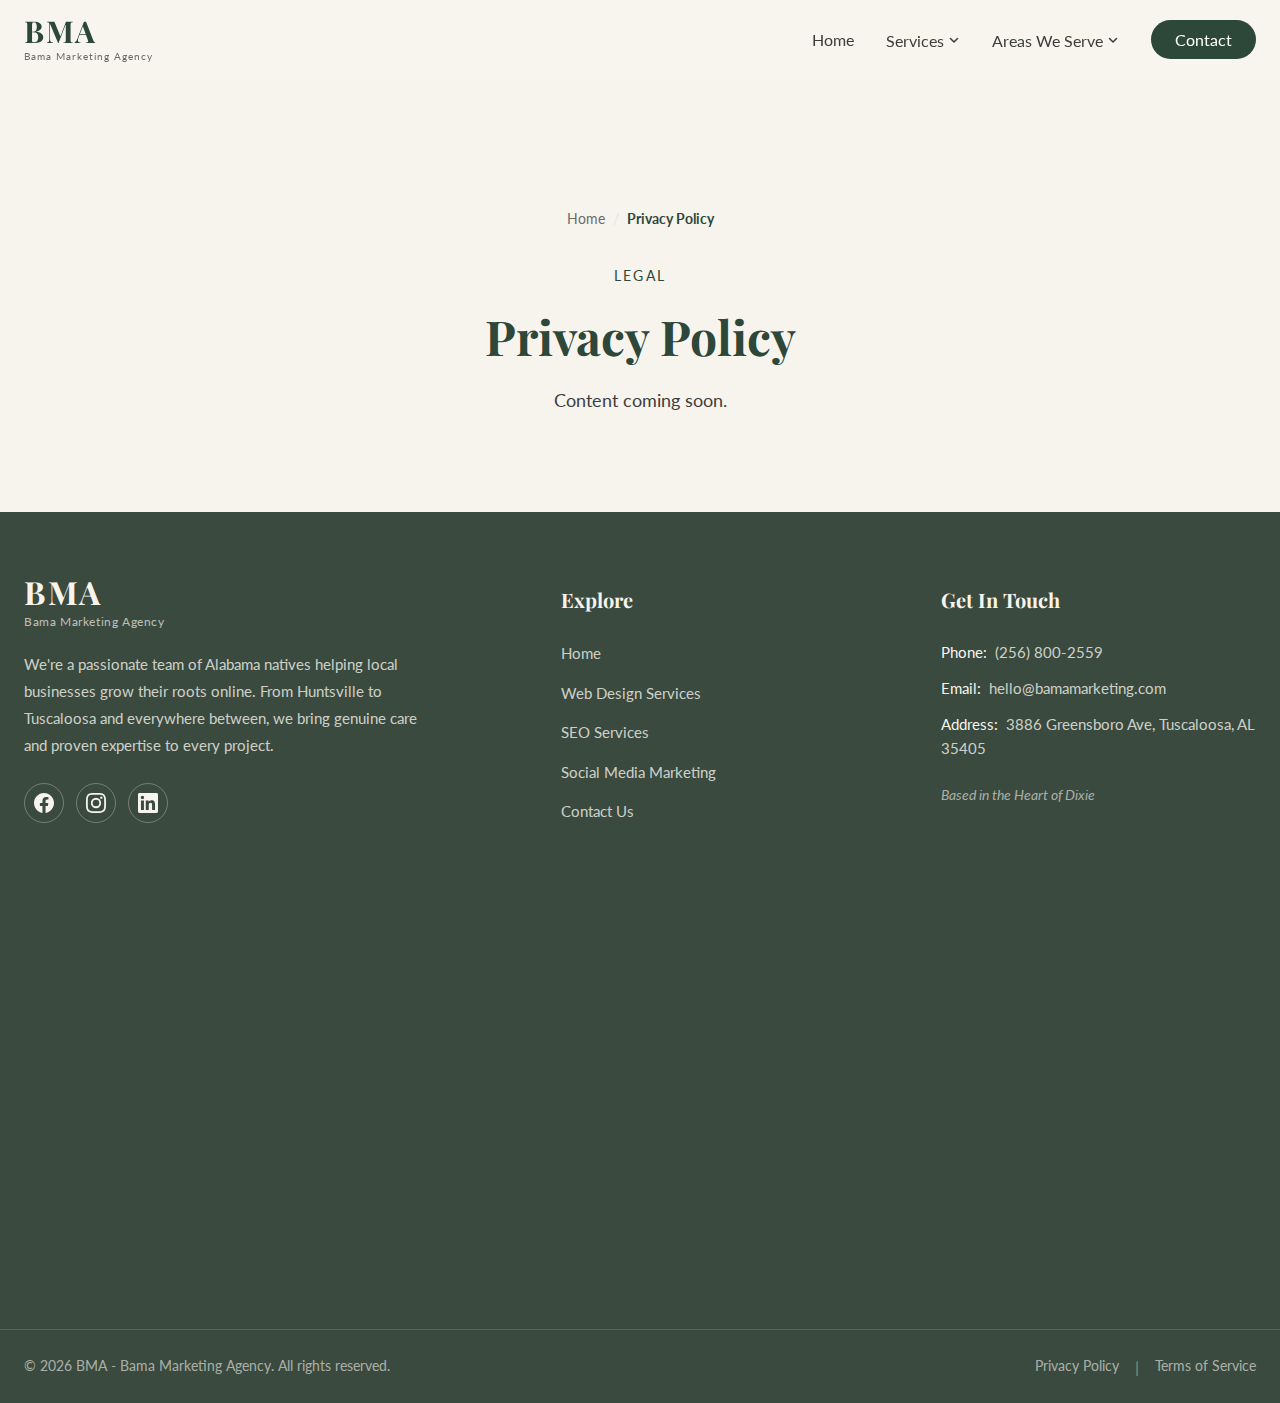
<file: privacy.html>
<!DOCTYPE html>
<html lang="en">
<head>
  <meta charset="UTF-8">
  <meta name="viewport" content="width=device-width, initial-scale=1.0">
  <title>Privacy Policy | Bama Marketing Agency</title>
  <meta name="description" content="Bama Marketing Agency privacy policy. Learn how we collect, use, and protect your personal information when you use our website and services.">
  <link rel="preconnect" href="https://fonts.googleapis.com">
  <link rel="preconnect" href="https://fonts.gstatic.com" crossorigin>
  <link href="https://fonts.googleapis.com/css2?family=Lato:wght@400;700&family=Playfair+Display:wght@700&display=swap" rel="stylesheet">
  <link rel="stylesheet" href="styles.css">
</head>
<body>
  <nav class="main-nav">
    <div class="container">
      <!-- Logo -->
      <a href="index.html" class="logo">
        <span class="logo-text">BMA</span>
        <span class="logo-subtext">Bama Marketing Agency</span>
      </a>

      <!-- Desktop Navigation -->
      <ul class="nav-links">
        <li><a href="index.html" class="nav-link">Home</a></li>

        <!-- Services Dropdown -->
        <li class="dropdown">
          <button class="nav-link dropdown-trigger">
            Services
            <svg class="dropdown-chevron" width="12" height="12" viewBox="0 0 12 12" fill="none" xmlns="http://www.w3.org/2000/svg">
              <path d="M2.5 4.5L6 8L9.5 4.5" stroke="currentColor" stroke-width="1.5" stroke-linecap="round" stroke-linejoin="round"/>
            </svg>
          </button>
          <div class="dropdown-panel">
            <a href="web-design.html" class="dropdown-link">Web Design</a>
            <a href="seo.html" class="dropdown-link">SEO</a>
            <a href="social-media.html" class="dropdown-link">Social Media</a>
          </div>
        </li>

        <!-- Areas Dropdown -->
        <li class="dropdown">
          <button class="nav-link dropdown-trigger">
            Areas We Serve
            <svg class="dropdown-chevron" width="12" height="12" viewBox="0 0 12 12" fill="none" xmlns="http://www.w3.org/2000/svg">
              <path d="M2.5 4.5L6 8L9.5 4.5" stroke="currentColor" stroke-width="1.5" stroke-linecap="round" stroke-linejoin="round"/>
            </svg>
          </button>
          <div class="dropdown-panel">
            <a href="huntsville.html" class="dropdown-link">Huntsville</a>
            <a href="birmingham.html" class="dropdown-link">Birmingham</a>
            <a href="tuscaloosa.html" class="dropdown-link">Tuscaloosa</a>
          </div>
        </li>

        <li><a href="contact.html" class="contact-btn">Contact</a></li>
      </ul>

      <!-- Mobile Menu Toggle -->
      <button class="mobile-menu-toggle" aria-label="Toggle mobile menu" aria-expanded="false">
        <span class="hamburger-icon">
          <span class="hamburger-line"></span>
          <span class="hamburger-line"></span>
          <span class="hamburger-line"></span>
        </span>
      </button>
    </div>
  </nav>

  <!-- Mobile Menu Overlay -->
  <div class="mobile-menu">
    <a href="index.html" class="mobile-nav-link">Home</a>

    <!-- Mobile Services Accordion -->
    <div class="mobile-accordion">
      <button class="mobile-accordion-header">
        Services
        <svg class="accordion-chevron" width="16" height="16" viewBox="0 0 12 12" fill="none" xmlns="http://www.w3.org/2000/svg">
          <path d="M2.5 4.5L6 8L9.5 4.5" stroke="currentColor" stroke-width="1.5" stroke-linecap="round" stroke-linejoin="round"/>
        </svg>
      </button>
      <div class="mobile-accordion-content">
        <a href="web-design.html" class="mobile-accordion-link">Web Design</a>
        <a href="seo.html" class="mobile-accordion-link">SEO</a>
        <a href="social-media.html" class="mobile-accordion-link">Social Media</a>
      </div>
    </div>

    <!-- Mobile Areas Accordion -->
    <div class="mobile-accordion">
      <button class="mobile-accordion-header">
        Areas We Serve
        <svg class="accordion-chevron" width="16" height="16" viewBox="0 0 12 12" fill="none" xmlns="http://www.w3.org/2000/svg">
          <path d="M2.5 4.5L6 8L9.5 4.5" stroke="currentColor" stroke-width="1.5" stroke-linecap="round" stroke-linejoin="round"/>
        </svg>
      </button>
      <div class="mobile-accordion-content">
        <a href="huntsville.html" class="mobile-accordion-link">Huntsville</a>
        <a href="birmingham.html" class="mobile-accordion-link">Birmingham</a>
        <a href="tuscaloosa.html" class="mobile-accordion-link">Tuscaloosa</a>
      </div>
    </div>

    <a href="contact.html" class="mobile-contact-btn">Contact</a>
  </div>

  <!-- Main Content -->
  <main class="main-content">
    <!-- Page Hero Section -->
    <section class="page-hero">
      <div class="page-hero-container">
        <!-- Breadcrumb -->
        <nav class="breadcrumb" aria-label="Breadcrumb">
          <a href="index.html">Home</a>
          <span class="breadcrumb-separator">/</span>
          <span class="breadcrumb-current">Privacy Policy</span>
        </nav>

        <span class="section-label">Legal</span>
        <h1 class="page-hero-title">Privacy Policy</h1>
        <p class="page-hero-subtitle">Content coming soon.</p>
      </div>
    </section>
  </main>

  <!-- Footer -->
  <footer class="site-footer">
    <div class="footer-container">
      <div class="footer-content">
        <!-- Brand Column -->
        <div class="footer-brand">
          <a href="index.html" class="footer-logo">
            <span class="footer-logo-text">BMA</span>
            <span class="footer-logo-subtext">Bama Marketing Agency</span>
          </a>
          <p class="footer-description">We're a passionate team of Alabama natives helping local businesses grow their roots online. From Huntsville to Tuscaloosa and everywhere between, we bring genuine care and proven expertise to every project.</p>
          <div class="footer-social">
            <a href="https://facebook.com" class="social-link" aria-label="Facebook">
              <svg width="20" height="20" viewBox="0 0 24 24" fill="currentColor" xmlns="http://www.w3.org/2000/svg">
                <path d="M24 12.073c0-6.627-5.373-12-12-12s-12 5.373-12 12c0 5.99 4.388 10.954 10.125 11.854v-8.385H7.078v-3.47h3.047V9.43c0-3.007 1.792-4.669 4.533-4.669 1.312 0 2.686.235 2.686.235v2.953H15.83c-1.491 0-1.956.925-1.956 1.874v2.25h3.328l-.532 3.47h-2.796v8.385C19.612 23.027 24 18.062 24 12.073z"/>
              </svg>
            </a>
            <a href="https://instagram.com" class="social-link" aria-label="Instagram">
              <svg width="20" height="20" viewBox="0 0 24 24" fill="currentColor" xmlns="http://www.w3.org/2000/svg">
                <path d="M12 2.163c3.204 0 3.584.012 4.85.07 3.252.148 4.771 1.691 4.919 4.919.058 1.265.069 1.645.069 4.849 0 3.205-.012 3.584-.069 4.849-.149 3.225-1.664 4.771-4.919 4.919-1.266.058-1.644.07-4.85.07-3.204 0-3.584-.012-4.849-.07-3.26-.149-4.771-1.699-4.919-4.92-.058-1.265-.07-1.644-.07-4.849 0-3.204.013-3.583.07-4.849.149-3.227 1.664-4.771 4.919-4.919 1.266-.057 1.645-.069 4.849-.069zM12 0C8.741 0 8.333.014 7.053.072 2.695.272.273 2.69.073 7.052.014 8.333 0 8.741 0 12c0 3.259.014 3.668.072 4.948.2 4.358 2.618 6.78 6.98 6.98C8.333 23.986 8.741 24 12 24c3.259 0 3.668-.014 4.948-.072 4.354-.2 6.782-2.618 6.979-6.98.059-1.28.073-1.689.073-4.948 0-3.259-.014-3.667-.072-4.947-.196-4.354-2.617-6.78-6.979-6.98C15.668.014 15.259 0 12 0zm0 5.838a6.162 6.162 0 100 12.324 6.162 6.162 0 000-12.324zM12 16a4 4 0 110-8 4 4 0 010 8zm6.406-11.845a1.44 1.44 0 100 2.881 1.44 1.44 0 000-2.881z"/>
              </svg>
            </a>
            <a href="https://linkedin.com" class="social-link" aria-label="LinkedIn">
              <svg width="20" height="20" viewBox="0 0 24 24" fill="currentColor" xmlns="http://www.w3.org/2000/svg">
                <path d="M20.447 20.452h-3.554v-5.569c0-1.328-.027-3.037-1.852-3.037-1.853 0-2.136 1.445-2.136 2.939v5.667H9.351V9h3.414v1.561h.046c.477-.9 1.637-1.85 3.37-1.85 3.601 0 4.267 2.37 4.267 5.455v6.286zM5.337 7.433a2.062 2.062 0 01-2.063-2.065 2.064 2.064 0 112.063 2.065zm1.782 13.019H3.555V9h3.564v11.452zM22.225 0H1.771C.792 0 0 .774 0 1.729v20.542C0 23.227.792 24 1.771 24h20.451C23.2 24 24 23.227 24 22.271V1.729C24 .774 23.2 0 22.222 0h.003z"/>
              </svg>
            </a>
          </div>
        </div>

        <!-- Explore Column -->
        <div class="footer-nav">
          <h4 class="footer-heading">Explore</h4>
          <ul class="footer-links">
            <li><a href="index.html">Home</a></li>
            <li><a href="web-design.html">Web Design Services</a></li>
            <li><a href="seo.html">SEO Services</a></li>
            <li><a href="social-media.html">Social Media Marketing</a></li>
            <li><a href="contact.html">Contact Us</a></li>
          </ul>
        </div>

        <!-- Contact Column -->
        <div class="footer-contact">
          <h4 class="footer-heading">Get In Touch</h4>
          <ul class="footer-contact-list">
            <li>
              <span class="contact-label">Phone:</span>
              <a href="tel:2568002559">(256) 800-2559</a>
            </li>
            <li>
              <span class="contact-label">Email:</span>
              <a href="mailto:hello@bamamarketing.com">hello@bamamarketing.com</a>
            </li>
            <li>
              <span class="contact-label">Address:</span>
              <span>3886 Greensboro Ave, Tuscaloosa, AL 35405</span>
            </li>
          </ul>
          <p class="footer-tagline">Based in the Heart of Dixie</p>
        </div>
      </div>
      <iframe src="https://www.google.com/maps/embed?pb=!1m18!1m12!1m3!1d63544.2470094987!2d-87.60972651863533!3d33.171257995214646!2m3!1f0!2f0!3f0!3m2!1i1024!2i768!4f13.1!3m3!1m2!1s0x88860273cea92e57%3A0xaff3502a57d20da3!2s3886%20Greensboro%20Ave%20a%2C%20Tuscaloosa%2C%20AL%2035405!5e0!3m2!1sen!2sus!4v1767215944999!5m2!1sen!2sus" width="100%" height="450" style="border:0;" allowfullscreen="" loading="lazy" referrerpolicy="no-referrer-when-downgrade"></iframe>
    </div>

    <!-- Footer Bottom -->
    <div class="footer-bottom">
      <div class="footer-bottom-container">
        <p class="footer-copyright">&copy; 2026 BMA - Bama Marketing Agency. All rights reserved.</p>
        <div class="footer-legal">
          <a href="privacy.html">Privacy Policy</a>
          <span class="footer-divider">|</span>
          <a href="terms.html">Terms of Service</a>
        </div>
      </div>
    </div>
  </footer>

  <script src="script.js"></script>
</body>
</html>
</file>
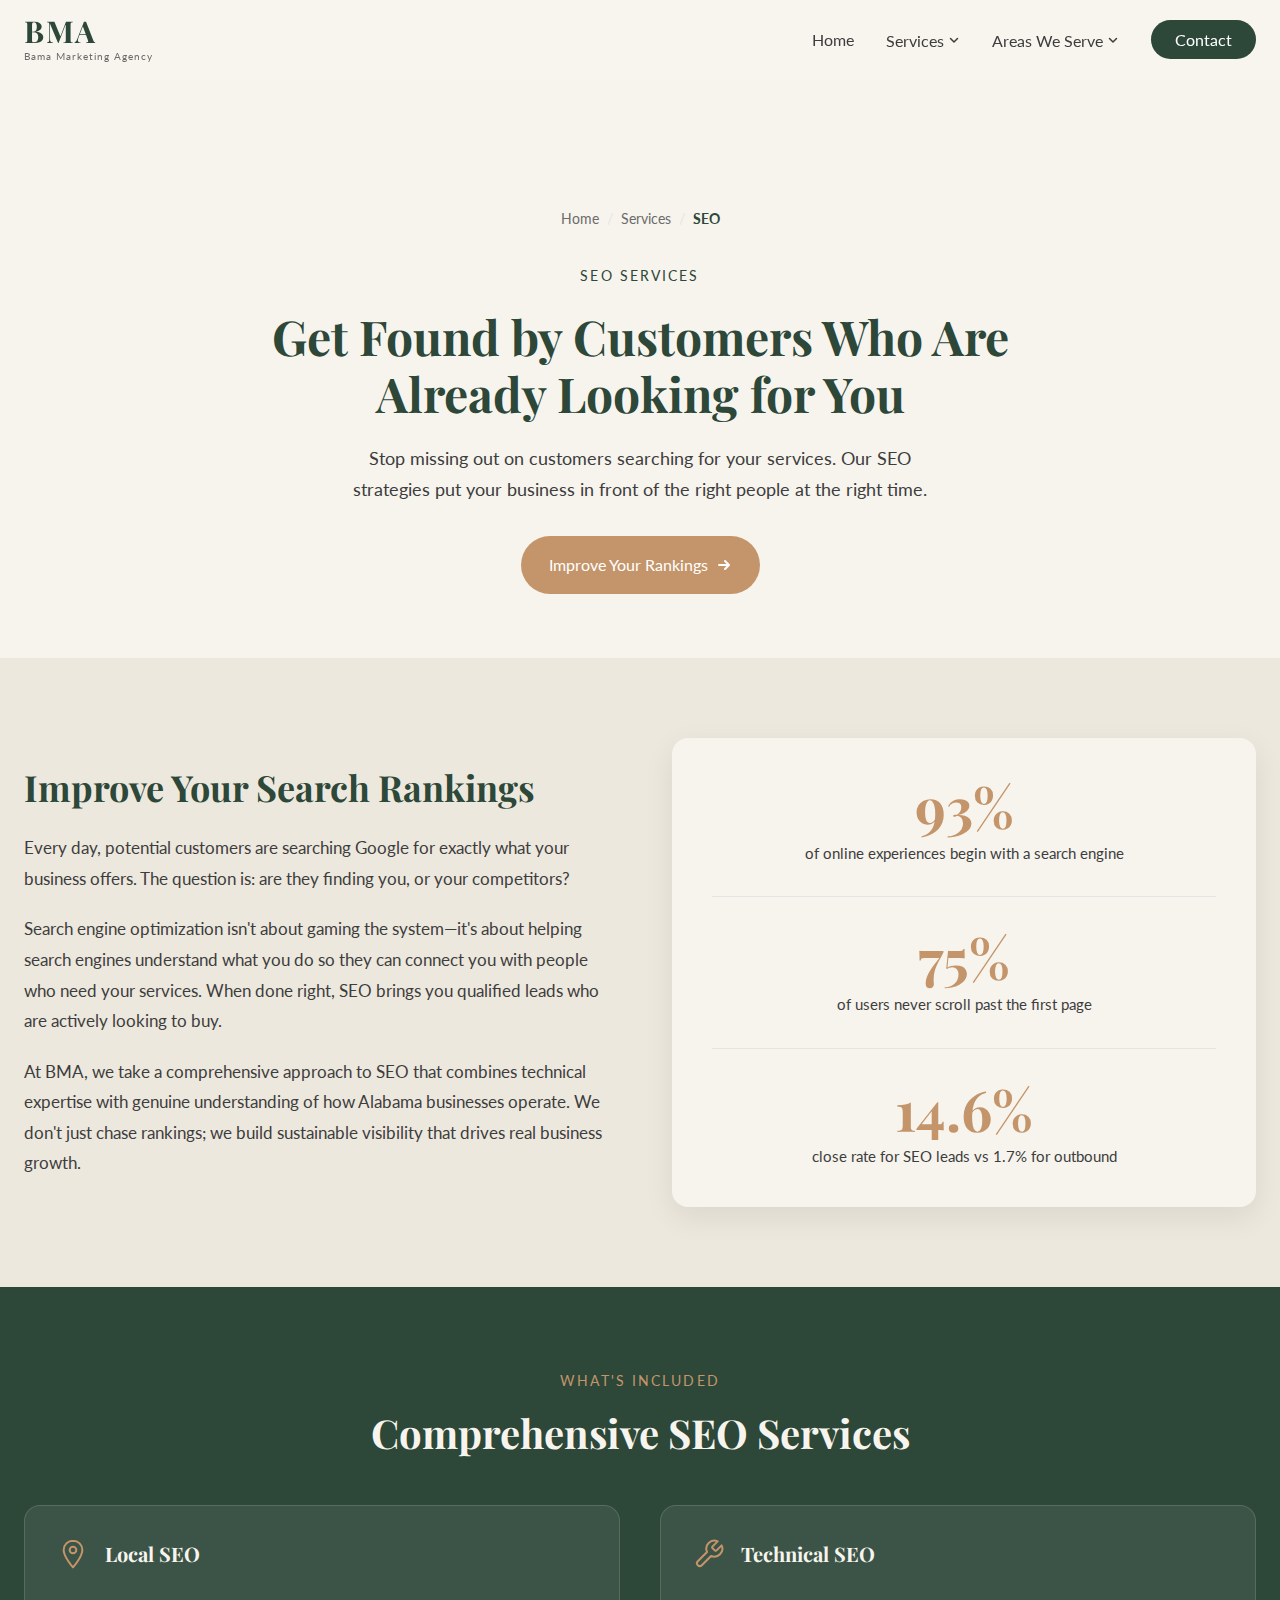
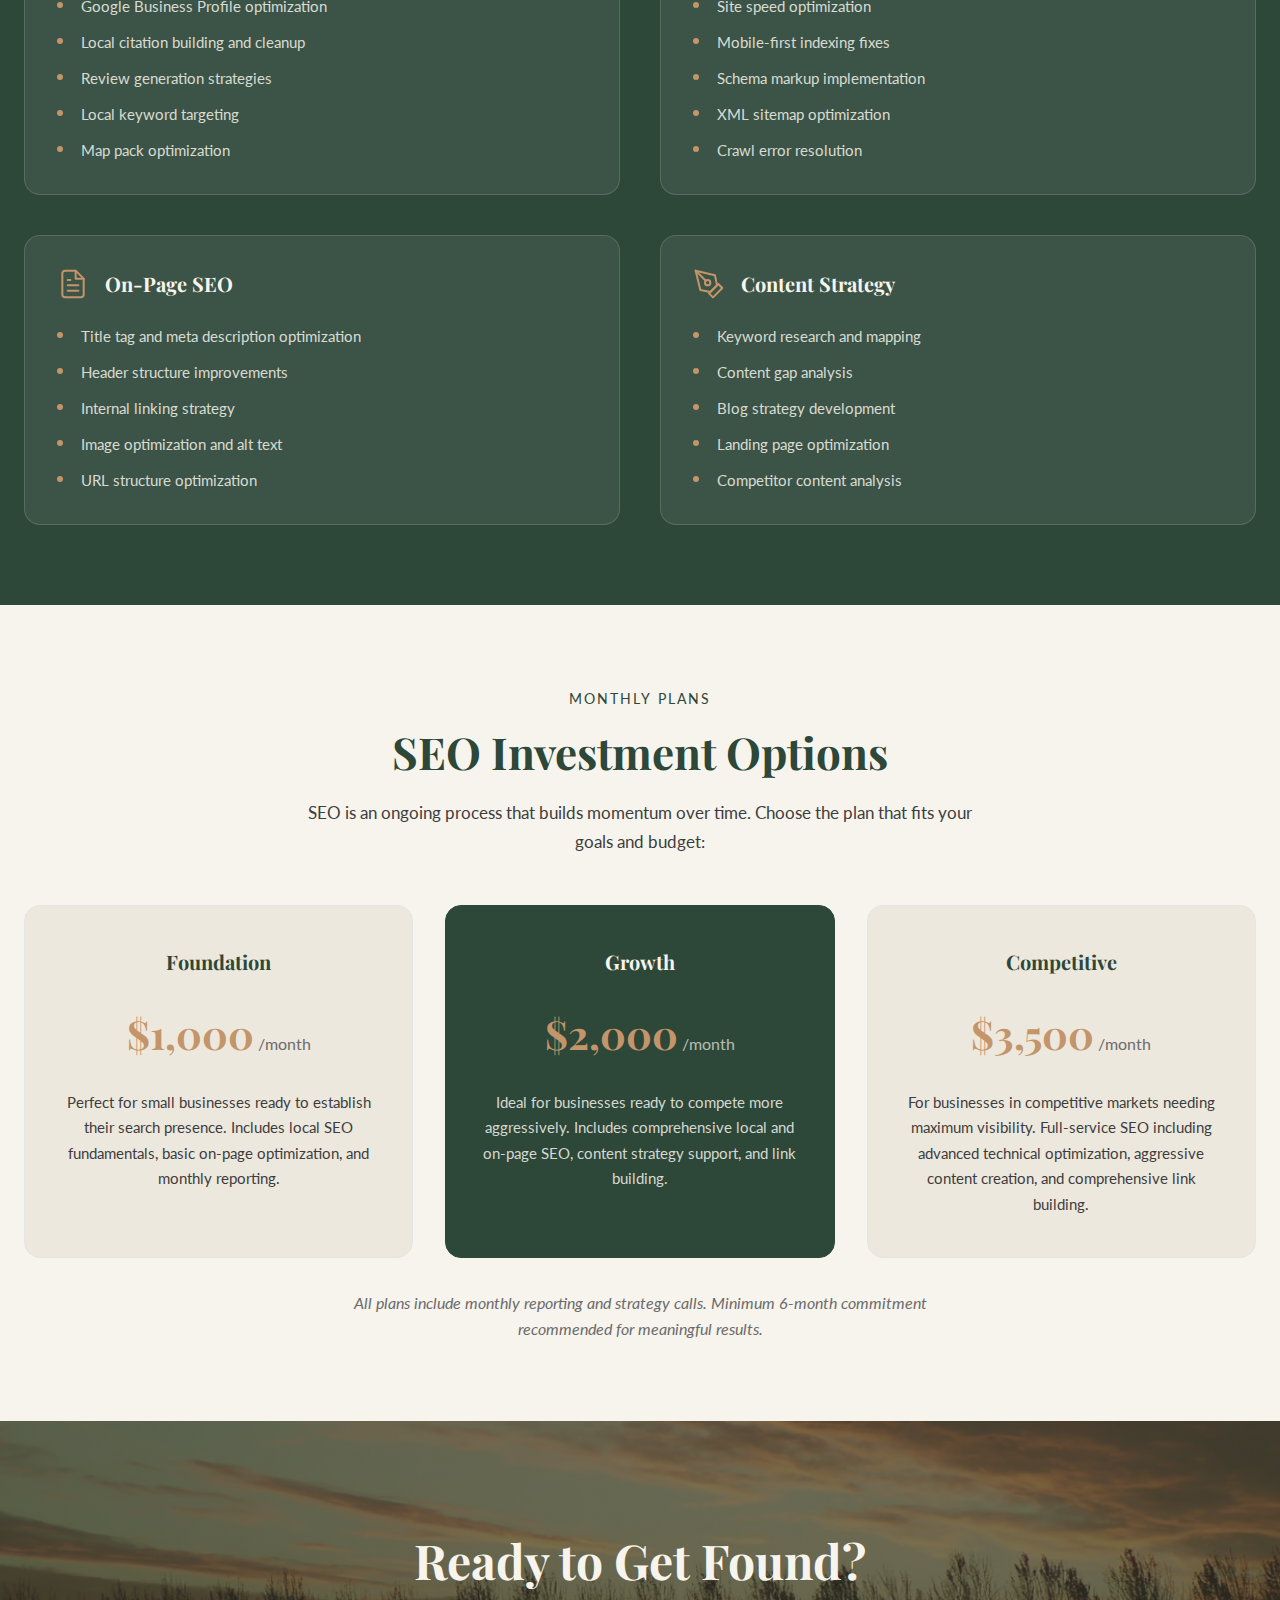
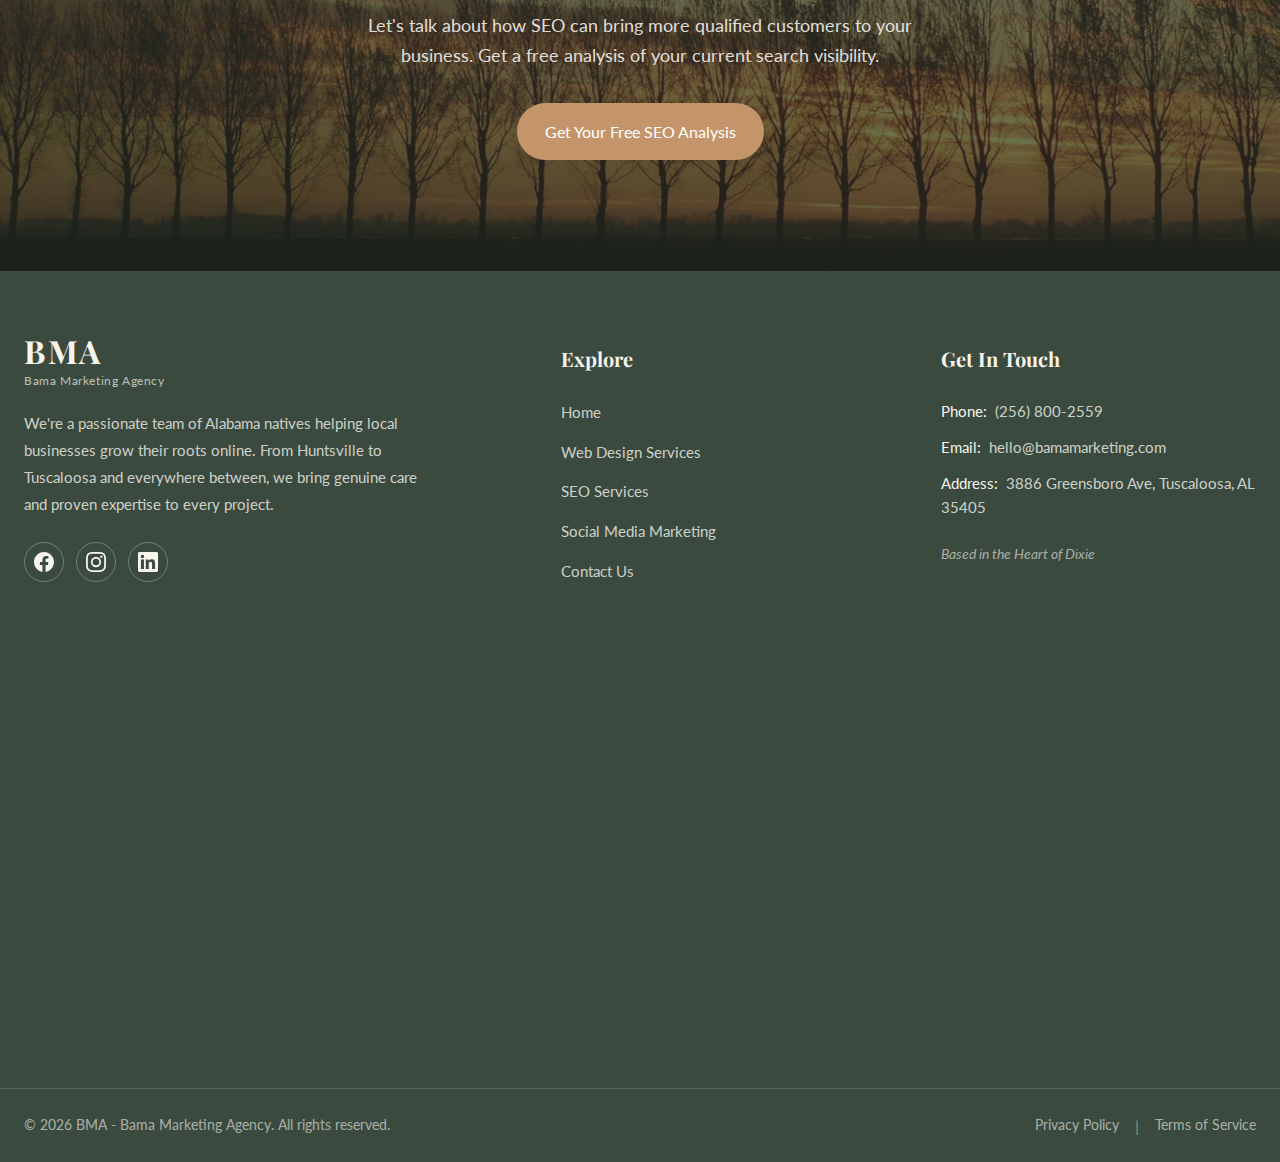
<file: seo.html>
<!DOCTYPE html>
<html lang="en">
<head>
  <meta charset="UTF-8">
  <meta name="viewport" content="width=device-width, initial-scale=1.0">
  <title>SEO Services Alabama | Local Search Optimization | Bama Marketing Agency</title>
  <meta name="description" content="Boost your Alabama business visibility with expert SEO services. Local search optimization, keyword strategy, and proven results. Get found by customers searching for your services.">
  <link rel="preconnect" href="https://fonts.googleapis.com">
  <link rel="preconnect" href="https://fonts.gstatic.com" crossorigin>
  <link href="https://fonts.googleapis.com/css2?family=Lato:wght@400;700&family=Playfair+Display:wght@700&display=swap" rel="stylesheet">
  <link rel="stylesheet" href="styles.css">
</head>
<body>
  <nav class="main-nav">
    <div class="container">
      <!-- Logo -->
      <a href="index.html" class="logo">
        <span class="logo-text">BMA</span>
        <span class="logo-subtext">Bama Marketing Agency</span>
      </a>

      <!-- Desktop Navigation -->
      <ul class="nav-links">
        <li><a href="index.html" class="nav-link">Home</a></li>
      

        <!-- Services Dropdown -->
        <li class="dropdown">
          <button class="nav-link dropdown-trigger">
            Services
            <svg class="dropdown-chevron" width="12" height="12" viewBox="0 0 12 12" fill="none" xmlns="http://www.w3.org/2000/svg">
              <path d="M2.5 4.5L6 8L9.5 4.5" stroke="currentColor" stroke-width="1.5" stroke-linecap="round" stroke-linejoin="round"/>
            </svg>
          </button>
          <div class="dropdown-panel">
            <a href="web-design.html" class="dropdown-link">Web Design</a>
            <a href="seo.html" class="dropdown-link">SEO</a>
            <a href="social-media.html" class="dropdown-link">Social Media</a>
          </div>
        </li>

        <!-- Areas Dropdown -->
        <li class="dropdown">
          <button class="nav-link dropdown-trigger">
            Areas We Serve
            <svg class="dropdown-chevron" width="12" height="12" viewBox="0 0 12 12" fill="none" xmlns="http://www.w3.org/2000/svg">
              <path d="M2.5 4.5L6 8L9.5 4.5" stroke="currentColor" stroke-width="1.5" stroke-linecap="round" stroke-linejoin="round"/>
            </svg>
          </button>
          <div class="dropdown-panel">
            <a href="huntsville.html" class="dropdown-link">Huntsville</a>
            <a href="birmingham.html" class="dropdown-link">Birmingham</a>
            <a href="tuscaloosa.html" class="dropdown-link">Tuscaloosa</a>
          </div>
        </li>

        

        <li><a href="contact.html" class="contact-btn">Contact</a></li>
      </ul>

      <!-- Mobile Menu Toggle -->
      <button class="mobile-menu-toggle" aria-label="Toggle mobile menu" aria-expanded="false">
        <span class="hamburger-icon">
          <span class="hamburger-line"></span>
          <span class="hamburger-line"></span>
          <span class="hamburger-line"></span>
        </span>
      </button>
    </div>
  </nav>

  <!-- Mobile Menu Overlay -->
  <div class="mobile-menu">
    <a href="index.html" class="mobile-nav-link">Home</a>

    <!-- Mobile Services Accordion -->
    <div class="mobile-accordion">
      <button class="mobile-accordion-header">
        Services
        <svg class="accordion-chevron" width="16" height="16" viewBox="0 0 12 12" fill="none" xmlns="http://www.w3.org/2000/svg">
          <path d="M2.5 4.5L6 8L9.5 4.5" stroke="currentColor" stroke-width="1.5" stroke-linecap="round" stroke-linejoin="round"/>
        </svg>
      </button>
      <div class="mobile-accordion-content">
        <a href="web-design.html" class="mobile-accordion-link">Web Design</a>
        <a href="seo.html" class="mobile-accordion-link">SEO</a>
        <a href="social-media.html" class="mobile-accordion-link">Social Media</a>
      </div>
    </div>

    <!-- Mobile Areas Accordion -->
    <div class="mobile-accordion">
      <button class="mobile-accordion-header">
        Areas We Serve
        <svg class="accordion-chevron" width="16" height="16" viewBox="0 0 12 12" fill="none" xmlns="http://www.w3.org/2000/svg">
          <path d="M2.5 4.5L6 8L9.5 4.5" stroke="currentColor" stroke-width="1.5" stroke-linecap="round" stroke-linejoin="round"/>
        </svg>
      </button>
      <div class="mobile-accordion-content">
        <a href="huntsville.html" class="mobile-accordion-link">Huntsville</a>
        <a href="birmingham.html" class="mobile-accordion-link">Birmingham</a>
        <a href="tuscaloosa.html" class="mobile-accordion-link">Tuscaloosa</a>
      </div>
    </div>

    <a href="contact.html" class="mobile-contact-btn">Contact</a>
  </div>

  <!-- Main Content -->
  <main class="main-content">
    <!-- Page Hero Section -->
    <section class="page-hero">
      <div class="page-hero-container">
        <!-- Breadcrumb -->
        <nav class="breadcrumb" aria-label="Breadcrumb">
          <a href="index.html">Home</a>
          <span class="breadcrumb-separator">/</span>
          <a href="web-design.html">Services</a>
          <span class="breadcrumb-separator">/</span>
          <span class="breadcrumb-current">SEO</span>
        </nav>

        <span class="section-label">SEO Services</span>
        <h1 class="page-hero-title">Get Found by Customers Who Are Already Looking for You</h1>
        <p class="page-hero-subtitle">Stop missing out on customers searching for your services. Our SEO strategies put your business in front of the right people at the right time.</p>
        <a href="contact.html" class="btn btn-primary">
          Improve Your Rankings
          <svg width="16" height="16" viewBox="0 0 16 16" fill="none" xmlns="http://www.w3.org/2000/svg">
            <path d="M3 8H13M13 8L9 4M13 8L9 12" stroke="currentColor" stroke-width="2" stroke-linecap="round" stroke-linejoin="round"/>
          </svg>
        </a>
      </div>
    </section>

    <!-- Service Intro Section -->
    <section class="service-intro-section">
      <div class="service-intro-container">
        <div class="service-intro-content">
          <h2 class="service-intro-title">Improve Your Search Rankings</h2>
          <div class="service-intro-text">
            <p>Every day, potential customers are searching Google for exactly what your business offers. The question is: are they finding you, or your competitors?</p>
            <p>Search engine optimization isn't about gaming the system—it's about helping search engines understand what you do so they can connect you with people who need your services. When done right, SEO brings you qualified leads who are actively looking to buy.</p>
            <p>At BMA, we take a comprehensive approach to SEO that combines technical expertise with genuine understanding of how Alabama businesses operate. We don't just chase rankings; we build sustainable visibility that drives real business growth.</p>
          </div>
        </div>
        <div class="service-intro-stats">
          <div class="stat-item">
            <span class="stat-number">93%</span>
            <span class="stat-label">of online experiences begin with a search engine</span>
          </div>
          <div class="stat-item">
            <span class="stat-number">75%</span>
            <span class="stat-label">of users never scroll past the first page</span>
          </div>
          <div class="stat-item">
            <span class="stat-number">14.6%</span>
            <span class="stat-label">close rate for SEO leads vs 1.7% for outbound</span>
          </div>
        </div>
      </div>
    </section>

    <!-- What's Included Section -->
    <section class="included-section">
      <div class="included-container">
        <div class="included-header">
          <span class="section-label section-label-light">What's Included</span>
          <h2 class="included-title">Comprehensive SEO Services</h2>
        </div>

        <div class="included-categories">
          <!-- Local SEO -->
          <div class="included-category">
            <div class="included-category-header">
              <svg class="included-category-icon" width="32" height="32" viewBox="0 0 24 24" fill="none" xmlns="http://www.w3.org/2000/svg">
                <path d="M12 2C8.13 2 5 5.13 5 9C5 14.25 12 22 12 22C12 22 19 14.25 19 9C19 5.13 15.87 2 12 2ZM12 11.5C10.62 11.5 9.5 10.38 9.5 9C9.5 7.62 10.62 6.5 12 6.5C13.38 6.5 14.5 7.62 14.5 9C14.5 10.38 13.38 11.5 12 11.5Z" stroke="currentColor" stroke-width="1.5" stroke-linecap="round" stroke-linejoin="round"/>
              </svg>
              <h3 class="included-category-title">Local SEO</h3>
            </div>
            <ul class="included-category-list">
              <li>Google Business Profile optimization</li>
              <li>Local citation building and cleanup</li>
              <li>Review generation strategies</li>
              <li>Local keyword targeting</li>
              <li>Map pack optimization</li>
            </ul>
          </div>

          <!-- Technical SEO -->
          <div class="included-category">
            <div class="included-category-header">
              <svg class="included-category-icon" width="32" height="32" viewBox="0 0 24 24" fill="none" xmlns="http://www.w3.org/2000/svg">
                <path d="M14.7 6.3a1 1 0 0 0 0 1.4l1.6 1.6a1 1 0 0 0 1.4 0l3.77-3.77a6 6 0 0 1-7.94 7.94l-6.91 6.91a2.12 2.12 0 0 1-3-3l6.91-6.91a6 6 0 0 1 7.94-7.94l-3.76 3.76z" stroke="currentColor" stroke-width="1.5" stroke-linecap="round" stroke-linejoin="round"/>
              </svg>
              <h3 class="included-category-title">Technical SEO</h3>
            </div>
            <ul class="included-category-list">
              <li>Site speed optimization</li>
              <li>Mobile-first indexing fixes</li>
              <li>Schema markup implementation</li>
              <li>XML sitemap optimization</li>
              <li>Crawl error resolution</li>
            </ul>
          </div>

          <!-- On-Page SEO -->
          <div class="included-category">
            <div class="included-category-header">
              <svg class="included-category-icon" width="32" height="32" viewBox="0 0 24 24" fill="none" xmlns="http://www.w3.org/2000/svg">
                <path d="M14 2H6C5.46957 2 4.96086 2.21071 4.58579 2.58579C4.21071 2.96086 4 3.46957 4 4V20C4 20.5304 4.21071 21.0391 4.58579 21.4142C4.96086 21.7893 5.46957 22 6 22H18C18.5304 22 19.0391 21.7893 19.4142 21.4142C19.7893 21.0391 20 20.5304 20 20V8L14 2Z" stroke="currentColor" stroke-width="1.5" stroke-linecap="round" stroke-linejoin="round"/>
                <path d="M14 2V8H20" stroke="currentColor" stroke-width="1.5" stroke-linecap="round" stroke-linejoin="round"/>
                <path d="M16 13H8" stroke="currentColor" stroke-width="1.5" stroke-linecap="round" stroke-linejoin="round"/>
                <path d="M16 17H8" stroke="currentColor" stroke-width="1.5" stroke-linecap="round" stroke-linejoin="round"/>
                <path d="M10 9H9H8" stroke="currentColor" stroke-width="1.5" stroke-linecap="round" stroke-linejoin="round"/>
              </svg>
              <h3 class="included-category-title">On-Page SEO</h3>
            </div>
            <ul class="included-category-list">
              <li>Title tag and meta description optimization</li>
              <li>Header structure improvements</li>
              <li>Internal linking strategy</li>
              <li>Image optimization and alt text</li>
              <li>URL structure optimization</li>
            </ul>
          </div>

          <!-- Content Strategy -->
          <div class="included-category">
            <div class="included-category-header">
              <svg class="included-category-icon" width="32" height="32" viewBox="0 0 24 24" fill="none" xmlns="http://www.w3.org/2000/svg">
                <path d="M12 19L19 12L22 15L15 22L12 19Z" stroke="currentColor" stroke-width="1.5" stroke-linecap="round" stroke-linejoin="round"/>
                <path d="M18 13L16.5 5.5L2 2L5.5 16.5L13 18L18 13Z" stroke="currentColor" stroke-width="1.5" stroke-linecap="round" stroke-linejoin="round"/>
                <path d="M2 2L9.586 9.586" stroke="currentColor" stroke-width="1.5" stroke-linecap="round" stroke-linejoin="round"/>
                <circle cx="11" cy="11" r="2" stroke="currentColor" stroke-width="1.5"/>
              </svg>
              <h3 class="included-category-title">Content Strategy</h3>
            </div>
            <ul class="included-category-list">
              <li>Keyword research and mapping</li>
              <li>Content gap analysis</li>
              <li>Blog strategy development</li>
              <li>Landing page optimization</li>
              <li>Competitor content analysis</li>
            </ul>
          </div>
        </div>
      </div>
    </section>

    <!-- Pricing Section -->
    <section class="pricing-section">
      <div class="pricing-container">
        <div class="pricing-header">
          <span class="section-label">Monthly Plans</span>
          <h2 class="pricing-title">SEO Investment Options</h2>
          <p class="pricing-subtitle">SEO is an ongoing process that builds momentum over time. Choose the plan that fits your goals and budget:</p>
        </div>

        <div class="pricing-grid">
          <!-- Foundation -->
          <div class="pricing-card">
            <h3 class="pricing-tier">Foundation</h3>
            <div class="pricing-amount">
              <span class="pricing-price">$1,000</span>
              <span class="pricing-period">/month</span>
            </div>
            <p class="pricing-description">Perfect for small businesses ready to establish their search presence. Includes local SEO fundamentals, basic on-page optimization, and monthly reporting.</p>
          </div>

          <!-- Growth -->
          <div class="pricing-card pricing-card-featured">
            <h3 class="pricing-tier">Growth</h3>
            <div class="pricing-amount">
              <span class="pricing-price">$2,000</span>
              <span class="pricing-period">/month</span>
            </div>
            <p class="pricing-description">Ideal for businesses ready to compete more aggressively. Includes comprehensive local and on-page SEO, content strategy support, and link building.</p>
          </div>

          <!-- Competitive -->
          <div class="pricing-card">
            <h3 class="pricing-tier">Competitive</h3>
            <div class="pricing-amount">
              <span class="pricing-price">$3,500</span>
              <span class="pricing-period">/month</span>
            </div>
            <p class="pricing-description">For businesses in competitive markets needing maximum visibility. Full-service SEO including advanced technical optimization, aggressive content creation, and comprehensive link building.</p>
          </div>
        </div>

        <p class="pricing-note">All plans include monthly reporting and strategy calls. Minimum 6-month commitment recommended for meaningful results.</p>
      </div>
    </section>

    <!-- Final CTA Section -->
    <section class="consultation-section" id="consultation">
      <div class="consultation-background">
        <img src="images/treeline.jpg" alt="Alabama treeline at sunset" class="consultation-bg-image">
        <div class="consultation-overlay"></div>
      </div>
      <div class="consultation-content">
        <h2 class="consultation-title">Ready to Get Found?</h2>
        <p class="consultation-subtitle">Let's talk about how SEO can bring more qualified customers to your business. Get a free analysis of your current search visibility.</p>
        <div class="consultation-buttons">
          <a href="contact.html" class="btn btn-primary">Get Your Free SEO Analysis</a>
        </div>
      </div>
    </section>
  </main>

  <!-- Footer -->
  <footer class="site-footer">
    <div class="footer-container">
      <div class="footer-content">
        <!-- Brand Column -->
        <div class="footer-brand">
          <a href="index.html" class="footer-logo">
            <span class="footer-logo-text">BMA</span>
            <span class="footer-logo-subtext">Bama Marketing Agency</span>
          </a>
          <p class="footer-description">We're a passionate team of Alabama natives helping local businesses grow their roots online. From Huntsville to Tuscaloosa and everywhere between, we bring genuine care and proven expertise to every project.</p>
          <div class="footer-social">
            <a href="https://facebook.com" class="social-link" aria-label="Facebook">
              <svg width="20" height="20" viewBox="0 0 24 24" fill="currentColor" xmlns="http://www.w3.org/2000/svg">
                <path d="M24 12.073c0-6.627-5.373-12-12-12s-12 5.373-12 12c0 5.99 4.388 10.954 10.125 11.854v-8.385H7.078v-3.47h3.047V9.43c0-3.007 1.792-4.669 4.533-4.669 1.312 0 2.686.235 2.686.235v2.953H15.83c-1.491 0-1.956.925-1.956 1.874v2.25h3.328l-.532 3.47h-2.796v8.385C19.612 23.027 24 18.062 24 12.073z"/>
              </svg>
            </a>
            <a href="https://instagram.com" class="social-link" aria-label="Instagram">
              <svg width="20" height="20" viewBox="0 0 24 24" fill="currentColor" xmlns="http://www.w3.org/2000/svg">
                <path d="M12 2.163c3.204 0 3.584.012 4.85.07 3.252.148 4.771 1.691 4.919 4.919.058 1.265.069 1.645.069 4.849 0 3.205-.012 3.584-.069 4.849-.149 3.225-1.664 4.771-4.919 4.919-1.266.058-1.644.07-4.85.07-3.204 0-3.584-.012-4.849-.07-3.26-.149-4.771-1.699-4.919-4.92-.058-1.265-.07-1.644-.07-4.849 0-3.204.013-3.583.07-4.849.149-3.227 1.664-4.771 4.919-4.919 1.266-.057 1.645-.069 4.849-.069zM12 0C8.741 0 8.333.014 7.053.072 2.695.272.273 2.69.073 7.052.014 8.333 0 8.741 0 12c0 3.259.014 3.668.072 4.948.2 4.358 2.618 6.78 6.98 6.98C8.333 23.986 8.741 24 12 24c3.259 0 3.668-.014 4.948-.072 4.354-.2 6.782-2.618 6.979-6.98.059-1.28.073-1.689.073-4.948 0-3.259-.014-3.667-.072-4.947-.196-4.354-2.617-6.78-6.979-6.98C15.668.014 15.259 0 12 0zm0 5.838a6.162 6.162 0 100 12.324 6.162 6.162 0 000-12.324zM12 16a4 4 0 110-8 4 4 0 010 8zm6.406-11.845a1.44 1.44 0 100 2.881 1.44 1.44 0 000-2.881z"/>
              </svg>
            </a>
            <a href="https://linkedin.com" class="social-link" aria-label="LinkedIn">
              <svg width="20" height="20" viewBox="0 0 24 24" fill="currentColor" xmlns="http://www.w3.org/2000/svg">
                <path d="M20.447 20.452h-3.554v-5.569c0-1.328-.027-3.037-1.852-3.037-1.853 0-2.136 1.445-2.136 2.939v5.667H9.351V9h3.414v1.561h.046c.477-.9 1.637-1.85 3.37-1.85 3.601 0 4.267 2.37 4.267 5.455v6.286zM5.337 7.433a2.062 2.062 0 01-2.063-2.065 2.064 2.064 0 112.063 2.065zm1.782 13.019H3.555V9h3.564v11.452zM22.225 0H1.771C.792 0 0 .774 0 1.729v20.542C0 23.227.792 24 1.771 24h20.451C23.2 24 24 23.227 24 22.271V1.729C24 .774 23.2 0 22.222 0h.003z"/>
              </svg>
            </a>
          </div>
        </div>

        <!-- Explore Column -->
        <div class="footer-nav">
          <h4 class="footer-heading">Explore</h4>
          <ul class="footer-links">
            <li><a href="index.html">Home</a></li>
            <li><a href="web-design.html">Web Design Services</a></li>
            <li><a href="seo.html">SEO Services</a></li>
            <li><a href="social-media.html">Social Media Marketing</a></li>
            <li><a href="contact.html">Contact Us</a></li>
          </ul>
        </div>

        <!-- Contact Column -->
        <div class="footer-contact">
          <h4 class="footer-heading">Get In Touch</h4>
          <ul class="footer-contact-list">
            <li>
              <span class="contact-label">Phone:</span>
              <a href="tel:2568002559">(256) 800-2559</a>
            </li>
            <li>
              <span class="contact-label">Email:</span>
              <a href="mailto:hello@bamamarketing.com">hello@bamamarketing.com</a>
            </li>
            <li>
              <span class="contact-label">Address:</span>
              <span>3886 Greensboro Ave, Tuscaloosa, AL 35405</span>
            </li>
          </ul>
          <p class="footer-tagline">Based in the Heart of Dixie</p>
        </div>
      </div>
      <iframe src="https://www.google.com/maps/embed?pb=!1m18!1m12!1m3!1d63544.2470094987!2d-87.60972651863533!3d33.171257995214646!2m3!1f0!2f0!3f0!3m2!1i1024!2i768!4f13.1!3m3!1m2!1s0x88860273cea92e57%3A0xaff3502a57d20da3!2s3886%20Greensboro%20Ave%20a%2C%20Tuscaloosa%2C%20AL%2035405!5e0!3m2!1sen!2sus!4v1767215944999!5m2!1sen!2sus" width="100%" height="450" style="border:0;" allowfullscreen="" loading="lazy" referrerpolicy="no-referrer-when-downgrade"></iframe>
    </div>

    <!-- Footer Bottom -->
    <div class="footer-bottom">
      <div class="footer-bottom-container">
        <p class="footer-copyright">&copy; 2026 BMA - Bama Marketing Agency. All rights reserved.</p>
        <div class="footer-legal">
          <a href="privacy.html">Privacy Policy</a>
          <span class="footer-divider">|</span>
          <a href="terms.html">Terms of Service</a>
        </div>
      </div>
    </div>
  </footer>

  <script src="script.js"></script>
</body>
</html>
</file>
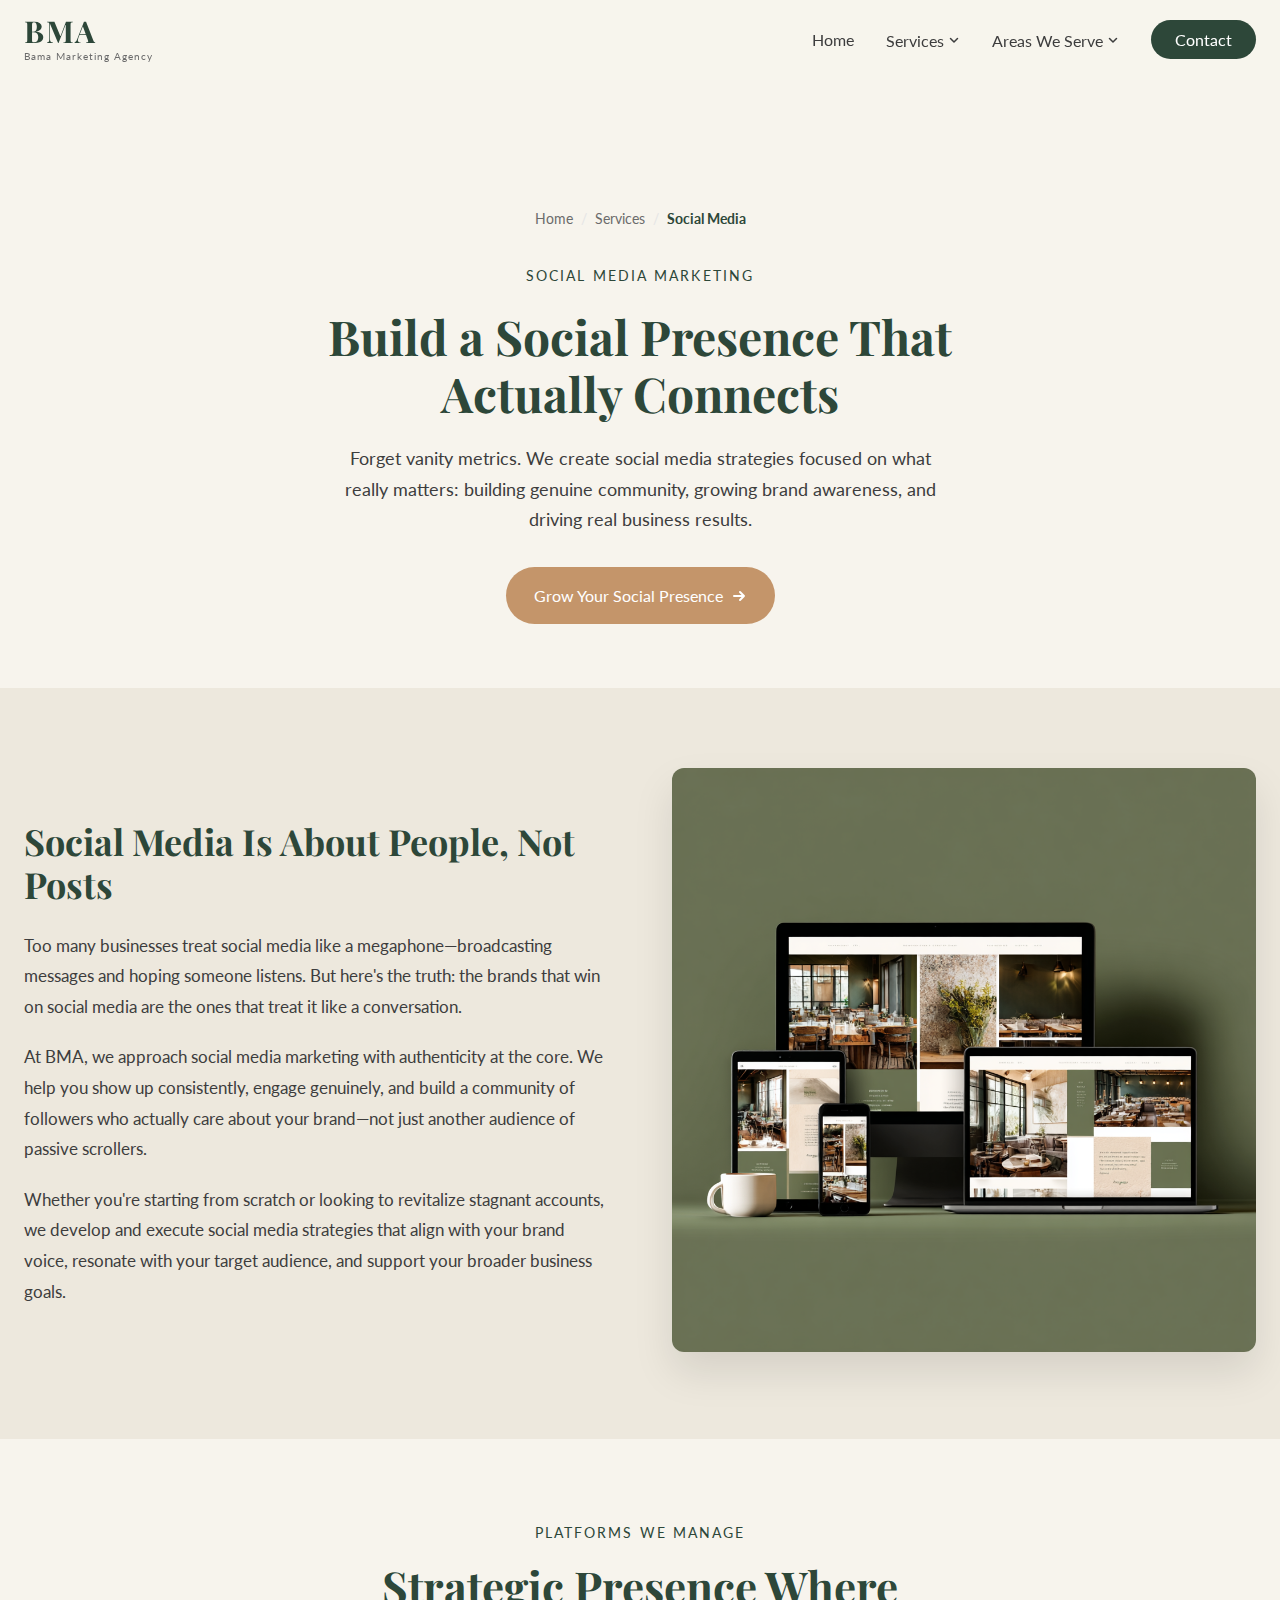
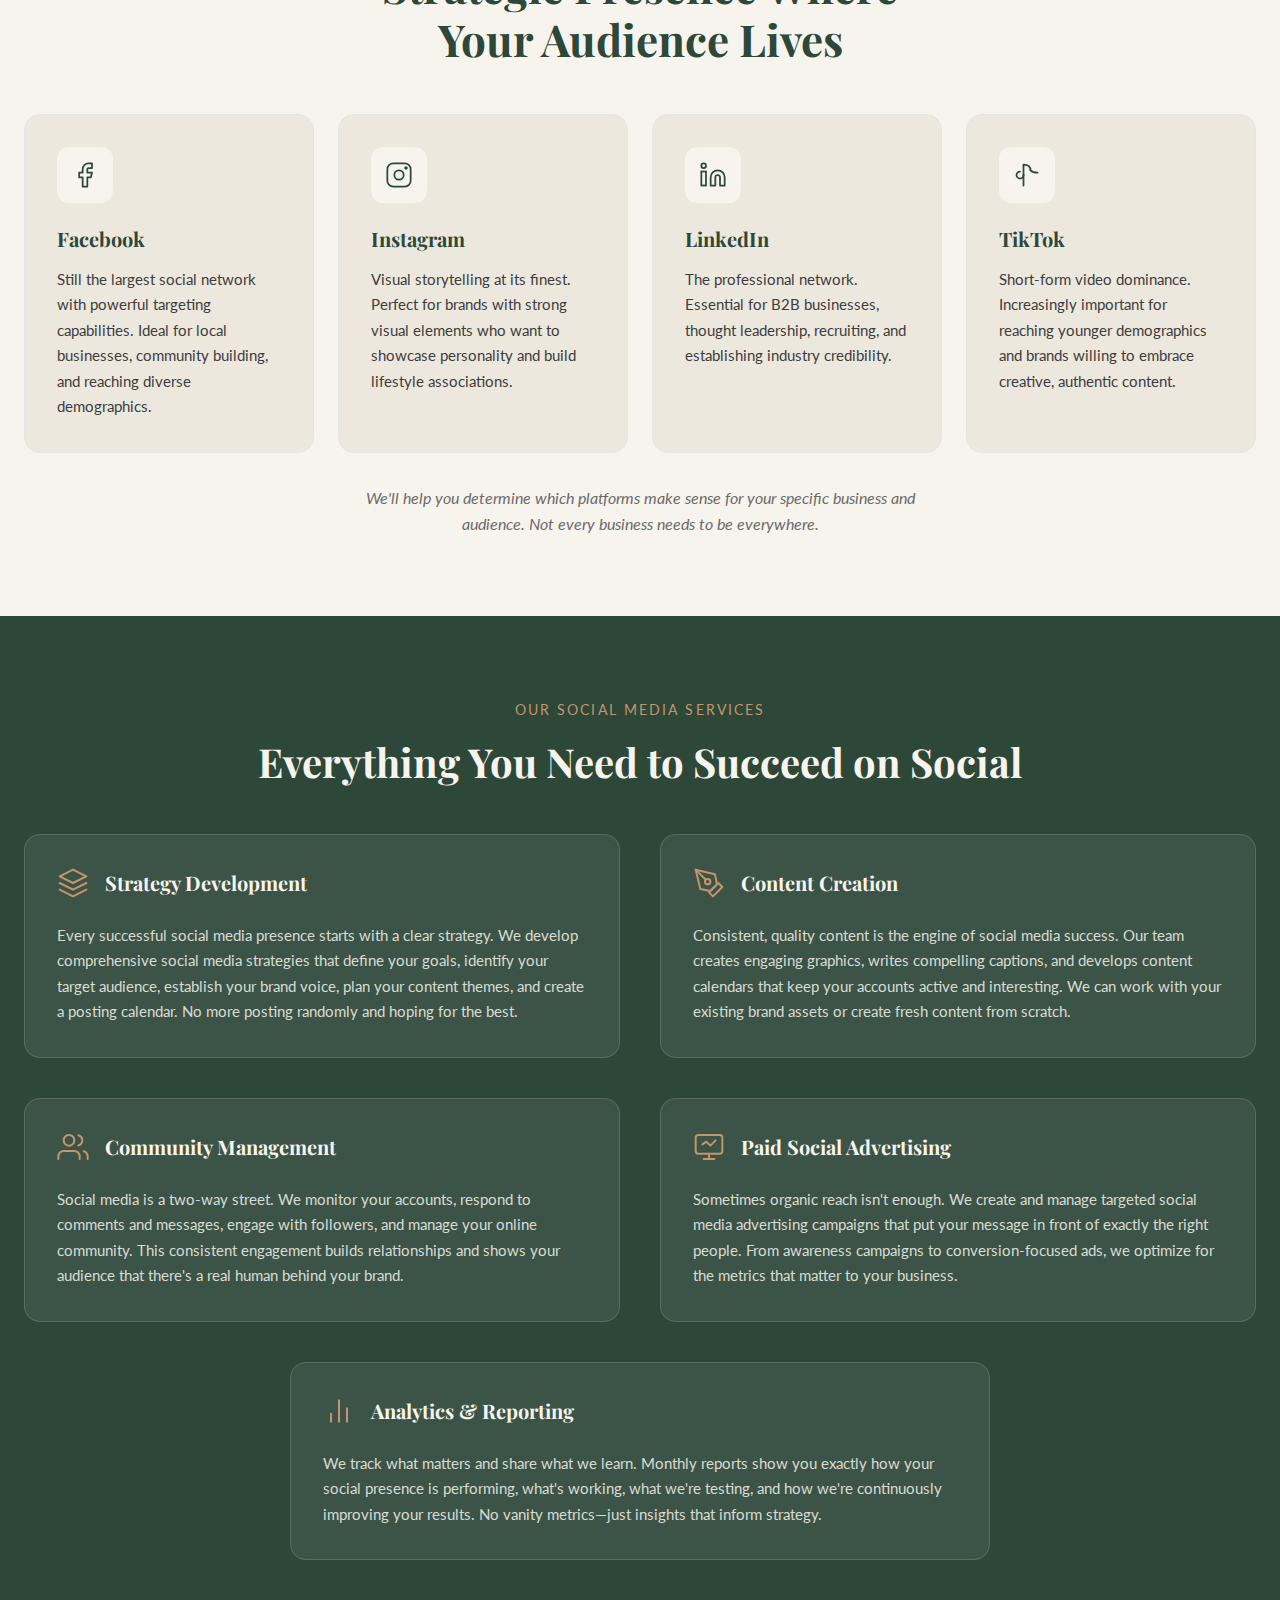
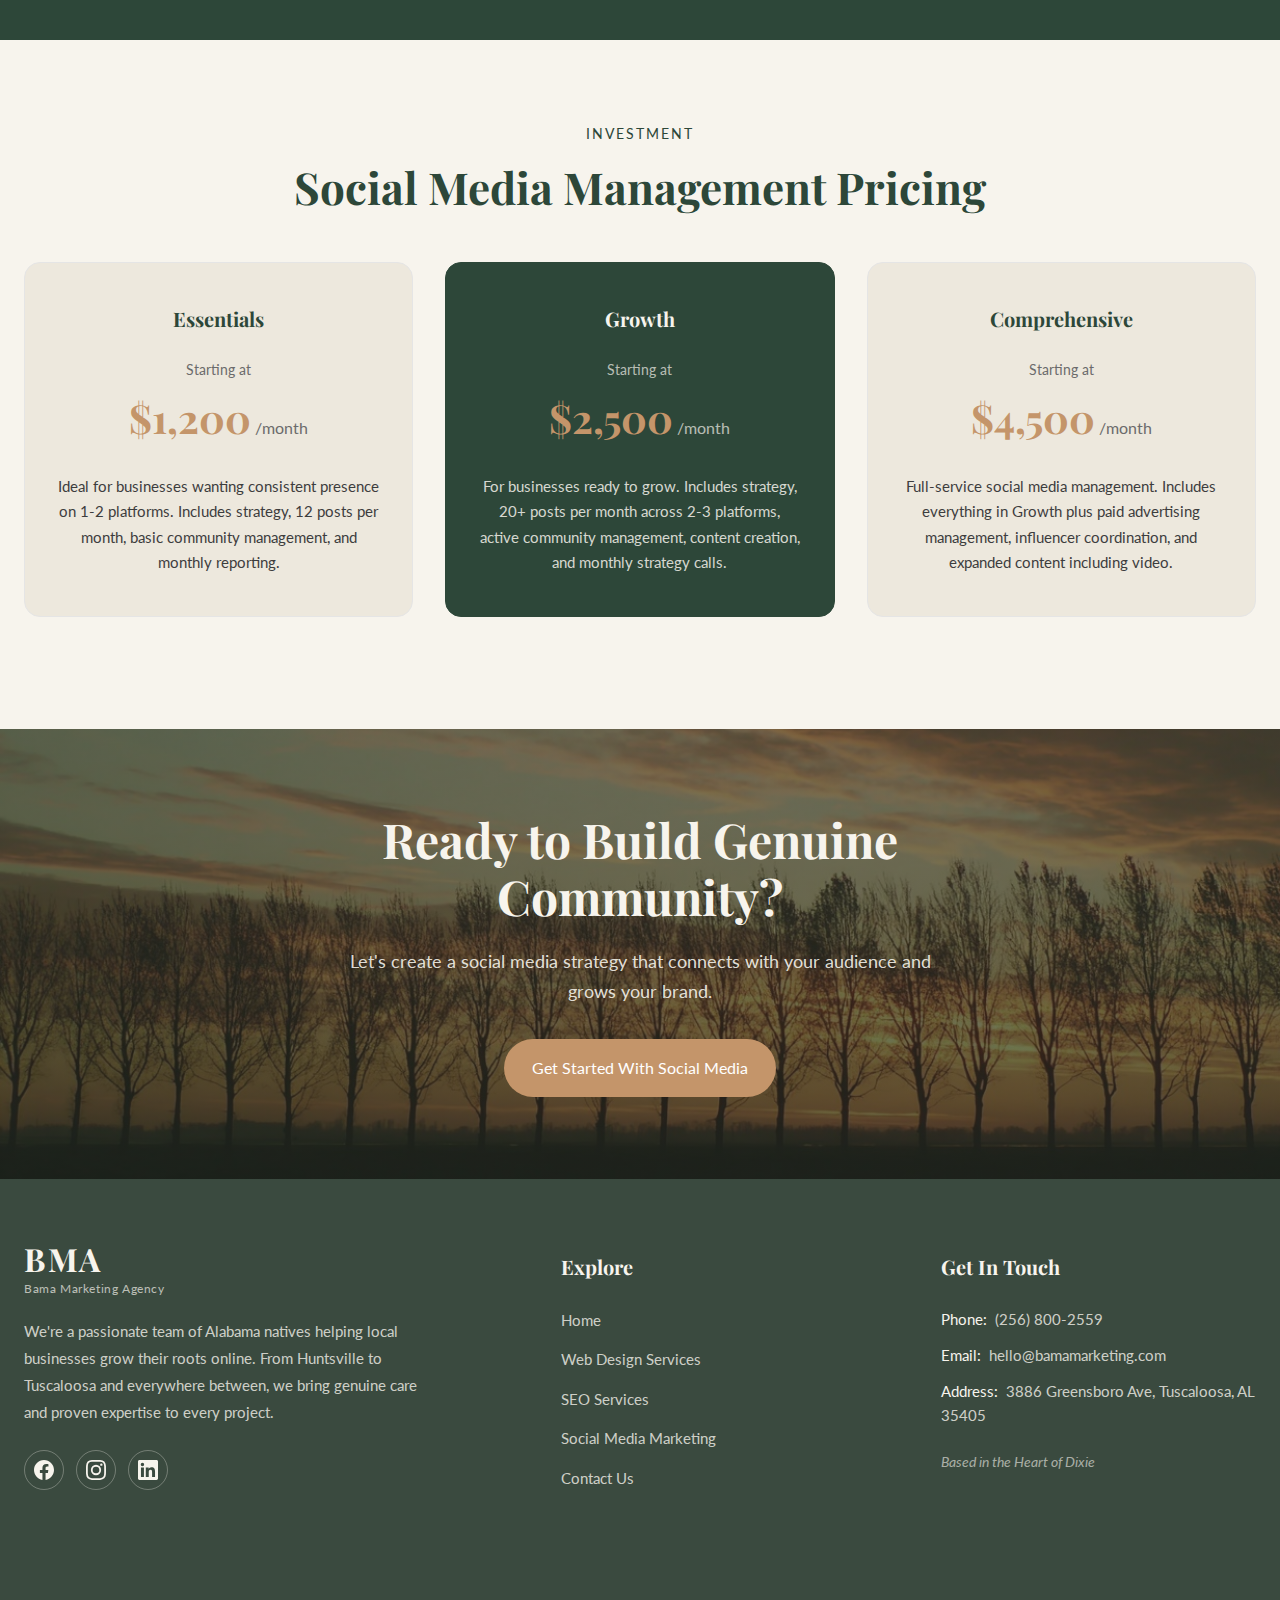
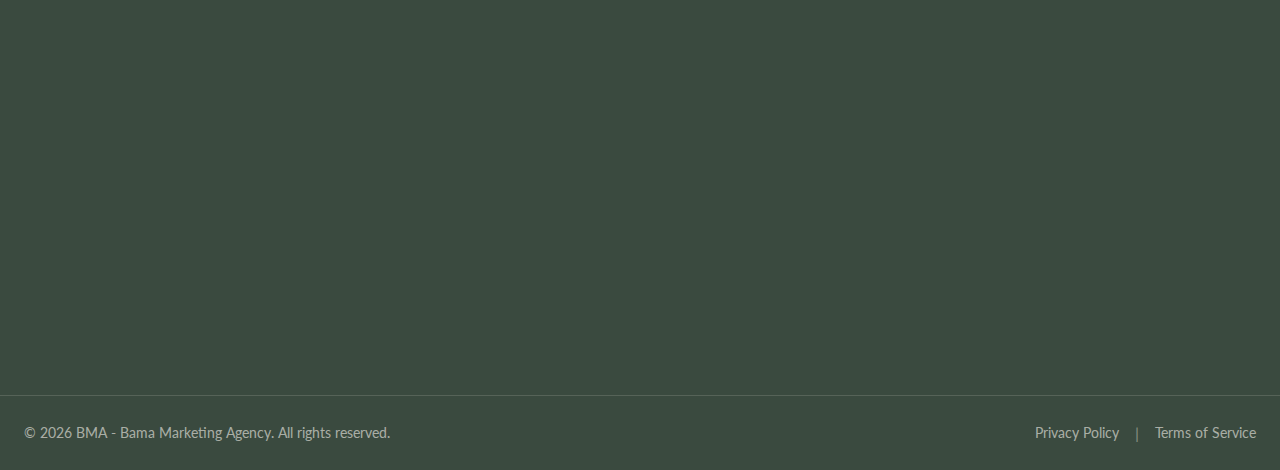
<file: social-media.html>
<!DOCTYPE html>
<html lang="en">
<head>
  <meta charset="UTF-8">
  <meta name="viewport" content="width=device-width, initial-scale=1.0">
  <title>Social Media Marketing Alabama | Content & Management | Bama Marketing Agency</title>
  <meta name="description" content="Grow your Alabama business with strategic social media marketing. Content creation, community management, and advertising that builds real customer relationships.">
  <link rel="preconnect" href="https://fonts.googleapis.com">
  <link rel="preconnect" href="https://fonts.gstatic.com" crossorigin>
  <link href="https://fonts.googleapis.com/css2?family=Lato:wght@400;700&family=Playfair+Display:wght@700&display=swap" rel="stylesheet">
  <link rel="stylesheet" href="styles.css">
</head>
<body>
  <nav class="main-nav">
    <div class="container">
      <!-- Logo -->
      <a href="index.html" class="logo">
        <span class="logo-text">BMA</span>
        <span class="logo-subtext">Bama Marketing Agency</span>
      </a>

      <!-- Desktop Navigation -->
      <ul class="nav-links">
        <li><a href="index.html" class="nav-link">Home</a></li>
      

        <!-- Services Dropdown -->
        <li class="dropdown">
          <button class="nav-link dropdown-trigger">
            Services
            <svg class="dropdown-chevron" width="12" height="12" viewBox="0 0 12 12" fill="none" xmlns="http://www.w3.org/2000/svg">
              <path d="M2.5 4.5L6 8L9.5 4.5" stroke="currentColor" stroke-width="1.5" stroke-linecap="round" stroke-linejoin="round"/>
            </svg>
          </button>
          <div class="dropdown-panel">
            <a href="web-design.html" class="dropdown-link">Web Design</a>
            <a href="seo.html" class="dropdown-link">SEO</a>
            <a href="social-media.html" class="dropdown-link">Social Media</a>
          </div>
        </li>

        <!-- Areas Dropdown -->
        <li class="dropdown">
          <button class="nav-link dropdown-trigger">
            Areas We Serve
            <svg class="dropdown-chevron" width="12" height="12" viewBox="0 0 12 12" fill="none" xmlns="http://www.w3.org/2000/svg">
              <path d="M2.5 4.5L6 8L9.5 4.5" stroke="currentColor" stroke-width="1.5" stroke-linecap="round" stroke-linejoin="round"/>
            </svg>
          </button>
          <div class="dropdown-panel">
            <a href="huntsville.html" class="dropdown-link">Huntsville</a>
            <a href="birmingham.html" class="dropdown-link">Birmingham</a>
            <a href="tuscaloosa.html" class="dropdown-link">Tuscaloosa</a>
          </div>
        </li>

        

        <li><a href="contact.html" class="contact-btn">Contact</a></li>
      </ul>

      <!-- Mobile Menu Toggle -->
      <button class="mobile-menu-toggle" aria-label="Toggle mobile menu" aria-expanded="false">
        <span class="hamburger-icon">
          <span class="hamburger-line"></span>
          <span class="hamburger-line"></span>
          <span class="hamburger-line"></span>
        </span>
      </button>
    </div>
  </nav>

  <!-- Mobile Menu Overlay -->
  <div class="mobile-menu">
    <a href="index.html" class="mobile-nav-link">Home</a>

    <!-- Mobile Services Accordion -->
    <div class="mobile-accordion">
      <button class="mobile-accordion-header">
        Services
        <svg class="accordion-chevron" width="16" height="16" viewBox="0 0 12 12" fill="none" xmlns="http://www.w3.org/2000/svg">
          <path d="M2.5 4.5L6 8L9.5 4.5" stroke="currentColor" stroke-width="1.5" stroke-linecap="round" stroke-linejoin="round"/>
        </svg>
      </button>
      <div class="mobile-accordion-content">
        <a href="web-design.html" class="mobile-accordion-link">Web Design</a>
        <a href="seo.html" class="mobile-accordion-link">SEO</a>
        <a href="social-media.html" class="mobile-accordion-link">Social Media</a>
      </div>
    </div>

    <!-- Mobile Areas Accordion -->
    <div class="mobile-accordion">
      <button class="mobile-accordion-header">
        Areas We Serve
        <svg class="accordion-chevron" width="16" height="16" viewBox="0 0 12 12" fill="none" xmlns="http://www.w3.org/2000/svg">
          <path d="M2.5 4.5L6 8L9.5 4.5" stroke="currentColor" stroke-width="1.5" stroke-linecap="round" stroke-linejoin="round"/>
        </svg>
      </button>
      <div class="mobile-accordion-content">
        <a href="huntsville.html" class="mobile-accordion-link">Huntsville</a>
        <a href="birmingham.html" class="mobile-accordion-link">Birmingham</a>
        <a href="tuscaloosa.html" class="mobile-accordion-link">Tuscaloosa</a>
      </div>
    </div>

    <a href="contact.html" class="mobile-contact-btn">Contact</a>
  </div>

  <!-- Main Content -->
  <main class="main-content">
    <!-- Page Hero Section -->
    <section class="page-hero">
      <div class="page-hero-container">
        <!-- Breadcrumb -->
        <nav class="breadcrumb" aria-label="Breadcrumb">
          <a href="index.html">Home</a>
          <span class="breadcrumb-separator">/</span>
          <a href="web-design.html">Services</a>
          <span class="breadcrumb-separator">/</span>
          <span class="breadcrumb-current">Social Media</span>
        </nav>

        <span class="section-label">Social Media Marketing</span>
        <h1 class="page-hero-title">Build a Social Presence That Actually Connects</h1>
        <p class="page-hero-subtitle">Forget vanity metrics. We create social media strategies focused on what really matters: building genuine community, growing brand awareness, and driving real business results.</p>
        <a href="contact.html" class="btn btn-primary">
          Grow Your Social Presence
          <svg width="16" height="16" viewBox="0 0 16 16" fill="none" xmlns="http://www.w3.org/2000/svg">
            <path d="M3 8H13M13 8L9 4M13 8L9 12" stroke="currentColor" stroke-width="2" stroke-linecap="round" stroke-linejoin="round"/>
          </svg>
        </a>
      </div>
    </section>

    <!-- Service Intro Section -->
    <section class="service-intro-section">
      <div class="service-intro-container">
        <div class="service-intro-content">
          <h2 class="service-intro-title">Social Media Is About People, Not Posts</h2>
          <div class="service-intro-text">
            <p>Too many businesses treat social media like a megaphone—broadcasting messages and hoping someone listens. But here's the truth: the brands that win on social media are the ones that treat it like a conversation.</p>
            <p>At BMA, we approach social media marketing with authenticity at the core. We help you show up consistently, engage genuinely, and build a community of followers who actually care about your brand—not just another audience of passive scrollers.</p>
            <p>Whether you're starting from scratch or looking to revitalize stagnant accounts, we develop and execute social media strategies that align with your brand voice, resonate with your target audience, and support your broader business goals.</p>
          </div>
        </div>
        <div class="service-intro-image">
          <img src="images/showcase.png" alt="Social media marketing strategy across multiple platforms">
        </div>
      </div>
    </section>

    <!-- Platforms Section -->
    <section class="capabilities-section">
      <div class="capabilities-container">
        <div class="capabilities-header">
          <span class="section-label">Platforms We Manage</span>
          <h2 class="capabilities-title">Strategic Presence Where Your Audience Lives</h2>
        </div>

        <div class="capabilities-grid capabilities-grid-4">
          <!-- Facebook -->
          <div class="capability-card">
            <div class="capability-icon">
              <svg width="28" height="28" viewBox="0 0 24 24" fill="none" xmlns="http://www.w3.org/2000/svg">
                <path d="M18 2H15C13.6739 2 12.4021 2.52678 11.4645 3.46447C10.5268 4.40215 10 5.67392 10 7V10H7V14H10V22H14V14H17L18 10H14V7C14 6.73478 14.1054 6.48043 14.2929 6.29289C14.4804 6.10536 14.7348 6 15 6H18V2Z" stroke="currentColor" stroke-width="1.5" stroke-linecap="round" stroke-linejoin="round"/>
              </svg>
            </div>
            <h3 class="capability-title">Facebook</h3>
            <p class="capability-description">Still the largest social network with powerful targeting capabilities. Ideal for local businesses, community building, and reaching diverse demographics.</p>
          </div>

          <!-- Instagram -->
          <div class="capability-card">
            <div class="capability-icon">
              <svg width="28" height="28" viewBox="0 0 24 24" fill="none" xmlns="http://www.w3.org/2000/svg">
                <rect x="2" y="2" width="20" height="20" rx="5" stroke="currentColor" stroke-width="1.5"/>
                <circle cx="12" cy="12" r="4" stroke="currentColor" stroke-width="1.5"/>
                <circle cx="18" cy="6" r="1.5" fill="currentColor"/>
              </svg>
            </div>
            <h3 class="capability-title">Instagram</h3>
            <p class="capability-description">Visual storytelling at its finest. Perfect for brands with strong visual elements who want to showcase personality and build lifestyle associations.</p>
          </div>

          <!-- LinkedIn -->
          <div class="capability-card">
            <div class="capability-icon">
              <svg width="28" height="28" viewBox="0 0 24 24" fill="none" xmlns="http://www.w3.org/2000/svg">
                <path d="M16 8C17.5913 8 19.1174 8.63214 20.2426 9.75736C21.3679 10.8826 22 12.4087 22 14V21H18V14C18 13.4696 17.7893 12.9609 17.4142 12.5858C17.0391 12.2107 16.5304 12 16 12C15.4696 12 14.9609 12.2107 14.5858 12.5858C14.2107 12.9609 14 13.4696 14 14V21H10V14C10 12.4087 10.6321 10.8826 11.7574 9.75736C12.8826 8.63214 14.4087 8 16 8Z" stroke="currentColor" stroke-width="1.5" stroke-linecap="round" stroke-linejoin="round"/>
                <rect x="2" y="9" width="4" height="12" stroke="currentColor" stroke-width="1.5"/>
                <circle cx="4" cy="4" r="2" stroke="currentColor" stroke-width="1.5"/>
              </svg>
            </div>
            <h3 class="capability-title">LinkedIn</h3>
            <p class="capability-description">The professional network. Essential for B2B businesses, thought leadership, recruiting, and establishing industry credibility.</p>
          </div>

          <!-- TikTok -->
          <div class="capability-card">
            <div class="capability-icon">
              <svg width="28" height="28" viewBox="0 0 24 24" fill="none" xmlns="http://www.w3.org/2000/svg">
                <path d="M9 12C9 13.6569 7.65685 15 6 15C4.34315 15 3 13.6569 3 12C3 10.3431 4.34315 9 6 9" stroke="currentColor" stroke-width="1.5" stroke-linecap="round"/>
                <path d="M9 12V3C11 3 15 3 15 8" stroke="currentColor" stroke-width="1.5" stroke-linecap="round" stroke-linejoin="round"/>
                <path d="M15 8C15 8 17 10 21 10" stroke="currentColor" stroke-width="1.5" stroke-linecap="round"/>
                <path d="M9 12V21" stroke="currentColor" stroke-width="1.5" stroke-linecap="round"/>
              </svg>
            </div>
            <h3 class="capability-title">TikTok</h3>
            <p class="capability-description">Short-form video dominance. Increasingly important for reaching younger demographics and brands willing to embrace creative, authentic content.</p>
          </div>
        </div>

        <p class="capabilities-note">We'll help you determine which platforms make sense for your specific business and audience. Not every business needs to be everywhere.</p>
      </div>
    </section>

    <!-- Our Social Media Services Section -->
    <section class="included-section">
      <div class="included-container">
        <div class="included-header">
          <span class="section-label section-label-light">Our Social Media Services</span>
          <h2 class="included-title">Everything You Need to Succeed on Social</h2>
        </div>

        <div class="included-categories">
          <!-- Strategy Development -->
          <div class="included-category">
            <div class="included-category-header">
              <svg class="included-category-icon" width="32" height="32" viewBox="0 0 24 24" fill="none" xmlns="http://www.w3.org/2000/svg">
                <path d="M12 2L2 7L12 12L22 7L12 2Z" stroke="currentColor" stroke-width="1.5" stroke-linecap="round" stroke-linejoin="round"/>
                <path d="M2 17L12 22L22 17" stroke="currentColor" stroke-width="1.5" stroke-linecap="round" stroke-linejoin="round"/>
                <path d="M2 12L12 17L22 12" stroke="currentColor" stroke-width="1.5" stroke-linecap="round" stroke-linejoin="round"/>
              </svg>
              <h3 class="included-category-title">Strategy Development</h3>
            </div>
            <p class="included-category-description">Every successful social media presence starts with a clear strategy. We develop comprehensive social media strategies that define your goals, identify your target audience, establish your brand voice, plan your content themes, and create a posting calendar. No more posting randomly and hoping for the best.</p>
          </div>

          <!-- Content Creation -->
          <div class="included-category">
            <div class="included-category-header">
              <svg class="included-category-icon" width="32" height="32" viewBox="0 0 24 24" fill="none" xmlns="http://www.w3.org/2000/svg">
                <path d="M12 19L19 12L22 15L15 22L12 19Z" stroke="currentColor" stroke-width="1.5" stroke-linecap="round" stroke-linejoin="round"/>
                <path d="M18 13L16.5 5.5L2 2L5.5 16.5L13 18L18 13Z" stroke="currentColor" stroke-width="1.5" stroke-linecap="round" stroke-linejoin="round"/>
                <path d="M2 2L9.586 9.586" stroke="currentColor" stroke-width="1.5" stroke-linecap="round" stroke-linejoin="round"/>
                <circle cx="11" cy="11" r="2" stroke="currentColor" stroke-width="1.5"/>
              </svg>
              <h3 class="included-category-title">Content Creation</h3>
            </div>
            <p class="included-category-description">Consistent, quality content is the engine of social media success. Our team creates engaging graphics, writes compelling captions, and develops content calendars that keep your accounts active and interesting. We can work with your existing brand assets or create fresh content from scratch.</p>
          </div>

          <!-- Community Management -->
          <div class="included-category">
            <div class="included-category-header">
              <svg class="included-category-icon" width="32" height="32" viewBox="0 0 24 24" fill="none" xmlns="http://www.w3.org/2000/svg">
                <path d="M17 21V19C17 17.9391 16.5786 16.9217 15.8284 16.1716C15.0783 15.4214 14.0609 15 13 15H5C3.93913 15 2.92172 15.4214 2.17157 16.1716C1.42143 16.9217 1 17.9391 1 19V21" stroke="currentColor" stroke-width="1.5" stroke-linecap="round" stroke-linejoin="round"/>
                <circle cx="9" cy="7" r="4" stroke="currentColor" stroke-width="1.5"/>
                <path d="M23 21V19C22.9993 18.1137 22.7044 17.2528 22.1614 16.5523C21.6184 15.8519 20.8581 15.3516 20 15.13" stroke="currentColor" stroke-width="1.5" stroke-linecap="round" stroke-linejoin="round"/>
                <path d="M16 3.13C16.8604 3.35031 17.623 3.85071 18.1676 4.55232C18.7122 5.25392 19.0078 6.11683 19.0078 7.005C19.0078 7.89318 18.7122 8.75608 18.1676 9.45769C17.623 10.1593 16.8604 10.6597 16 10.88" stroke="currentColor" stroke-width="1.5" stroke-linecap="round" stroke-linejoin="round"/>
              </svg>
              <h3 class="included-category-title">Community Management</h3>
            </div>
            <p class="included-category-description">Social media is a two-way street. We monitor your accounts, respond to comments and messages, engage with followers, and manage your online community. This consistent engagement builds relationships and shows your audience that there's a real human behind your brand.</p>
          </div>

          <!-- Paid Social Advertising -->
          <div class="included-category">
            <div class="included-category-header">
              <svg class="included-category-icon" width="32" height="32" viewBox="0 0 24 24" fill="none" xmlns="http://www.w3.org/2000/svg">
                <rect x="2" y="3" width="20" height="14" rx="2" stroke="currentColor" stroke-width="1.5"/>
                <path d="M8 21H16" stroke="currentColor" stroke-width="1.5" stroke-linecap="round"/>
                <path d="M12 17V21" stroke="currentColor" stroke-width="1.5" stroke-linecap="round"/>
                <path d="M7 10L10 8L13 11L17 7" stroke="currentColor" stroke-width="1.5" stroke-linecap="round" stroke-linejoin="round"/>
              </svg>
              <h3 class="included-category-title">Paid Social Advertising</h3>
            </div>
            <p class="included-category-description">Sometimes organic reach isn't enough. We create and manage targeted social media advertising campaigns that put your message in front of exactly the right people. From awareness campaigns to conversion-focused ads, we optimize for the metrics that matter to your business.</p>
          </div>

          <!-- Analytics & Reporting -->
          <div class="included-category included-category-wide">
            <div class="included-category-header">
              <svg class="included-category-icon" width="32" height="32" viewBox="0 0 24 24" fill="none" xmlns="http://www.w3.org/2000/svg">
                <path d="M18 20V10" stroke="currentColor" stroke-width="1.5" stroke-linecap="round" stroke-linejoin="round"/>
                <path d="M12 20V4" stroke="currentColor" stroke-width="1.5" stroke-linecap="round" stroke-linejoin="round"/>
                <path d="M6 20V14" stroke="currentColor" stroke-width="1.5" stroke-linecap="round" stroke-linejoin="round"/>
              </svg>
              <h3 class="included-category-title">Analytics & Reporting</h3>
            </div>
            <p class="included-category-description">We track what matters and share what we learn. Monthly reports show you exactly how your social presence is performing, what's working, what we're testing, and how we're continuously improving your results. No vanity metrics—just insights that inform strategy.</p>
          </div>
        </div>
      </div>
    </section>

    <!-- Pricing Section -->
    <section class="pricing-section">
      <div class="pricing-container">
        <div class="pricing-header">
          <span class="section-label">Investment</span>
          <h2 class="pricing-title">Social Media Management Pricing</h2>
        </div>

        <div class="pricing-grid">
          <!-- Essentials -->
          <div class="pricing-card">
            <h3 class="pricing-tier">Essentials</h3>
            <div class="pricing-amount">
              <span class="pricing-from">Starting at</span>
              <span class="pricing-price">$1,200</span>
              <span class="pricing-period">/month</span>
            </div>
            <p class="pricing-description">Ideal for businesses wanting consistent presence on 1-2 platforms. Includes strategy, 12 posts per month, basic community management, and monthly reporting.</p>
          </div>

          <!-- Growth -->
          <div class="pricing-card pricing-card-featured">
            <h3 class="pricing-tier">Growth</h3>
            <div class="pricing-amount">
              <span class="pricing-from">Starting at</span>
              <span class="pricing-price">$2,500</span>
              <span class="pricing-period">/month</span>
            </div>
            <p class="pricing-description">For businesses ready to grow. Includes strategy, 20+ posts per month across 2-3 platforms, active community management, content creation, and monthly strategy calls.</p>
          </div>

          <!-- Comprehensive -->
          <div class="pricing-card">
            <h3 class="pricing-tier">Comprehensive</h3>
            <div class="pricing-amount">
              <span class="pricing-from">Starting at</span>
              <span class="pricing-price">$4,500</span>
              <span class="pricing-period">/month</span>
            </div>
            <p class="pricing-description">Full-service social media management. Includes everything in Growth plus paid advertising management, influencer coordination, and expanded content including video.</p>
          </div>
        </div>
      </div>
    </section>

    <!-- Final CTA Section -->
    <section class="consultation-section" id="consultation">
      <div class="consultation-background">
        <img src="images/treeline.jpg" alt="Alabama treeline at sunset" class="consultation-bg-image">
        <div class="consultation-overlay"></div>
      </div>
      <div class="consultation-content">
        <h2 class="consultation-title">Ready to Build Genuine Community?</h2>
        <p class="consultation-subtitle">Let's create a social media strategy that connects with your audience and grows your brand.</p>
        <div class="consultation-buttons">
          <a href="contact.html" class="btn btn-primary">Get Started With Social Media</a>
        </div>
      </div>
    </section>
  </main>

  <!-- Footer -->
  <footer class="site-footer">
    <div class="footer-container">
      <div class="footer-content">
        <!-- Brand Column -->
        <div class="footer-brand">
          <a href="index.html" class="footer-logo">
            <span class="footer-logo-text">BMA</span>
            <span class="footer-logo-subtext">Bama Marketing Agency</span>
          </a>
          <p class="footer-description">We're a passionate team of Alabama natives helping local businesses grow their roots online. From Huntsville to Tuscaloosa and everywhere between, we bring genuine care and proven expertise to every project.</p>
          <div class="footer-social">
            <a href="https://facebook.com" class="social-link" aria-label="Facebook">
              <svg width="20" height="20" viewBox="0 0 24 24" fill="currentColor" xmlns="http://www.w3.org/2000/svg">
                <path d="M24 12.073c0-6.627-5.373-12-12-12s-12 5.373-12 12c0 5.99 4.388 10.954 10.125 11.854v-8.385H7.078v-3.47h3.047V9.43c0-3.007 1.792-4.669 4.533-4.669 1.312 0 2.686.235 2.686.235v2.953H15.83c-1.491 0-1.956.925-1.956 1.874v2.25h3.328l-.532 3.47h-2.796v8.385C19.612 23.027 24 18.062 24 12.073z"/>
              </svg>
            </a>
            <a href="https://instagram.com" class="social-link" aria-label="Instagram">
              <svg width="20" height="20" viewBox="0 0 24 24" fill="currentColor" xmlns="http://www.w3.org/2000/svg">
                <path d="M12 2.163c3.204 0 3.584.012 4.85.07 3.252.148 4.771 1.691 4.919 4.919.058 1.265.069 1.645.069 4.849 0 3.205-.012 3.584-.069 4.849-.149 3.225-1.664 4.771-4.919 4.919-1.266.058-1.644.07-4.85.07-3.204 0-3.584-.012-4.849-.07-3.26-.149-4.771-1.699-4.919-4.92-.058-1.265-.07-1.644-.07-4.849 0-3.204.013-3.583.07-4.849.149-3.227 1.664-4.771 4.919-4.919 1.266-.057 1.645-.069 4.849-.069zM12 0C8.741 0 8.333.014 7.053.072 2.695.272.273 2.69.073 7.052.014 8.333 0 8.741 0 12c0 3.259.014 3.668.072 4.948.2 4.358 2.618 6.78 6.98 6.98C8.333 23.986 8.741 24 12 24c3.259 0 3.668-.014 4.948-.072 4.354-.2 6.782-2.618 6.979-6.98.059-1.28.073-1.689.073-4.948 0-3.259-.014-3.667-.072-4.947-.196-4.354-2.617-6.78-6.979-6.98C15.668.014 15.259 0 12 0zm0 5.838a6.162 6.162 0 100 12.324 6.162 6.162 0 000-12.324zM12 16a4 4 0 110-8 4 4 0 010 8zm6.406-11.845a1.44 1.44 0 100 2.881 1.44 1.44 0 000-2.881z"/>
              </svg>
            </a>
            <a href="https://linkedin.com" class="social-link" aria-label="LinkedIn">
              <svg width="20" height="20" viewBox="0 0 24 24" fill="currentColor" xmlns="http://www.w3.org/2000/svg">
                <path d="M20.447 20.452h-3.554v-5.569c0-1.328-.027-3.037-1.852-3.037-1.853 0-2.136 1.445-2.136 2.939v5.667H9.351V9h3.414v1.561h.046c.477-.9 1.637-1.85 3.37-1.85 3.601 0 4.267 2.37 4.267 5.455v6.286zM5.337 7.433a2.062 2.062 0 01-2.063-2.065 2.064 2.064 0 112.063 2.065zm1.782 13.019H3.555V9h3.564v11.452zM22.225 0H1.771C.792 0 0 .774 0 1.729v20.542C0 23.227.792 24 1.771 24h20.451C23.2 24 24 23.227 24 22.271V1.729C24 .774 23.2 0 22.222 0h.003z"/>
              </svg>
            </a>
          </div>
        </div>

        <!-- Explore Column -->
        <div class="footer-nav">
          <h4 class="footer-heading">Explore</h4>
          <ul class="footer-links">
            <li><a href="index.html">Home</a></li>
            <li><a href="web-design.html">Web Design Services</a></li>
            <li><a href="seo.html">SEO Services</a></li>
            <li><a href="social-media.html">Social Media Marketing</a></li>
            <li><a href="contact.html">Contact Us</a></li>
          </ul>
        </div>

        <!-- Contact Column -->
        <div class="footer-contact">
          <h4 class="footer-heading">Get In Touch</h4>
          <ul class="footer-contact-list">
            <li>
              <span class="contact-label">Phone:</span>
              <a href="tel:2568002559">(256) 800-2559</a>
            </li>
            <li>
              <span class="contact-label">Email:</span>
              <a href="mailto:hello@bamamarketing.com">hello@bamamarketing.com</a>
            </li>
            <li>
              <span class="contact-label">Address:</span>
              <span>3886 Greensboro Ave, Tuscaloosa, AL 35405</span>
            </li>
          </ul>
          <p class="footer-tagline">Based in the Heart of Dixie</p>
        </div>
      </div>
      <iframe src="https://www.google.com/maps/embed?pb=!1m18!1m12!1m3!1d63544.2470094987!2d-87.60972651863533!3d33.171257995214646!2m3!1f0!2f0!3f0!3m2!1i1024!2i768!4f13.1!3m3!1m2!1s0x88860273cea92e57%3A0xaff3502a57d20da3!2s3886%20Greensboro%20Ave%20a%2C%20Tuscaloosa%2C%20AL%2035405!5e0!3m2!1sen!2sus!4v1767215944999!5m2!1sen!2sus" width="100%" height="450" style="border:0;" allowfullscreen="" loading="lazy" referrerpolicy="no-referrer-when-downgrade"></iframe>
    </div>

    <!-- Footer Bottom -->
    <div class="footer-bottom">
      <div class="footer-bottom-container">
        <p class="footer-copyright">&copy; 2026 BMA - Bama Marketing Agency. All rights reserved.</p>
        <div class="footer-legal">
          <a href="privacy.html">Privacy Policy</a>
          <span class="footer-divider">|</span>
          <a href="terms.html">Terms of Service</a>
        </div>
      </div>
    </div>
  </footer>

  <script src="script.js"></script>
</body>
</html>
</file>
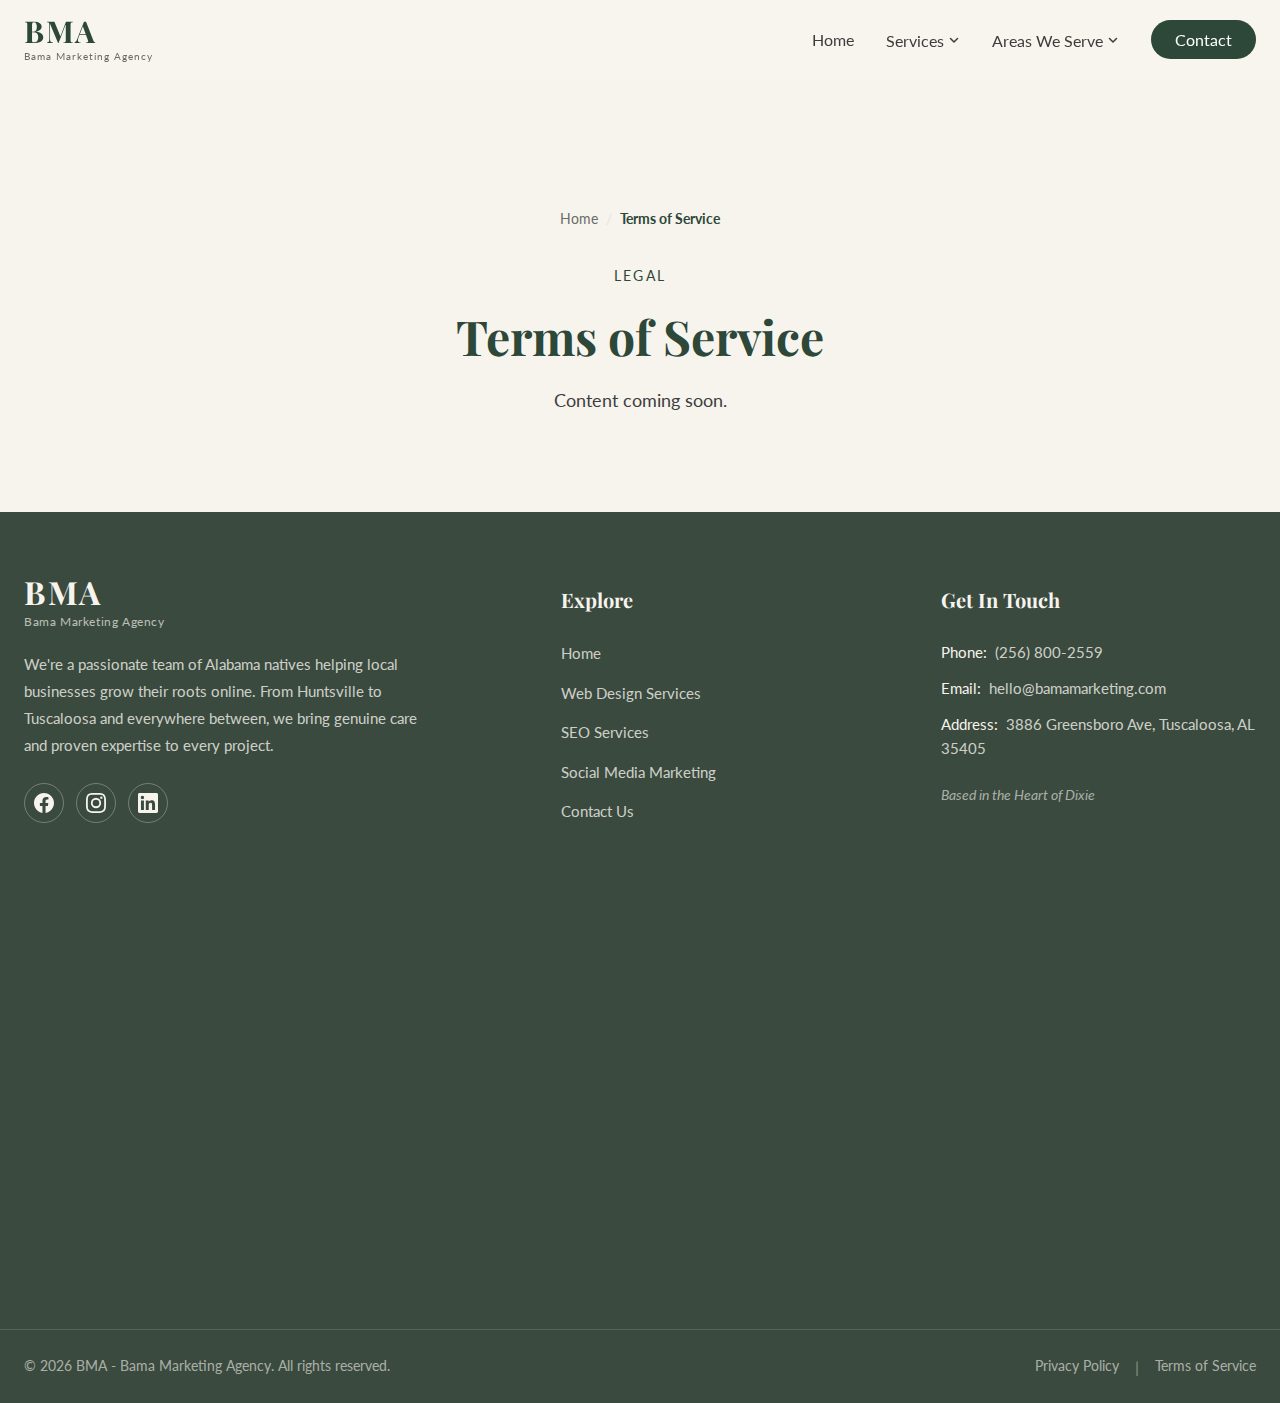
<file: terms.html>
<!DOCTYPE html>
<html lang="en">
<head>
  <meta charset="UTF-8">
  <meta name="viewport" content="width=device-width, initial-scale=1.0">
  <title>Terms of Service | Bama Marketing Agency</title>
  <meta name="description" content="Terms of service for Bama Marketing Agency. Review the terms and conditions governing the use of our website and marketing services.">
  <link rel="preconnect" href="https://fonts.googleapis.com">
  <link rel="preconnect" href="https://fonts.gstatic.com" crossorigin>
  <link href="https://fonts.googleapis.com/css2?family=Lato:wght@400;700&family=Playfair+Display:wght@700&display=swap" rel="stylesheet">
  <link rel="stylesheet" href="styles.css">
</head>
<body>
  <nav class="main-nav">
    <div class="container">
      <!-- Logo -->
      <a href="index.html" class="logo">
        <span class="logo-text">BMA</span>
        <span class="logo-subtext">Bama Marketing Agency</span>
      </a>

      <!-- Desktop Navigation -->
      <ul class="nav-links">
        <li><a href="index.html" class="nav-link">Home</a></li>

        <!-- Services Dropdown -->
        <li class="dropdown">
          <button class="nav-link dropdown-trigger">
            Services
            <svg class="dropdown-chevron" width="12" height="12" viewBox="0 0 12 12" fill="none" xmlns="http://www.w3.org/2000/svg">
              <path d="M2.5 4.5L6 8L9.5 4.5" stroke="currentColor" stroke-width="1.5" stroke-linecap="round" stroke-linejoin="round"/>
            </svg>
          </button>
          <div class="dropdown-panel">
            <a href="web-design.html" class="dropdown-link">Web Design</a>
            <a href="seo.html" class="dropdown-link">SEO</a>
            <a href="social-media.html" class="dropdown-link">Social Media</a>
          </div>
        </li>

        <!-- Areas Dropdown -->
        <li class="dropdown">
          <button class="nav-link dropdown-trigger">
            Areas We Serve
            <svg class="dropdown-chevron" width="12" height="12" viewBox="0 0 12 12" fill="none" xmlns="http://www.w3.org/2000/svg">
              <path d="M2.5 4.5L6 8L9.5 4.5" stroke="currentColor" stroke-width="1.5" stroke-linecap="round" stroke-linejoin="round"/>
            </svg>
          </button>
          <div class="dropdown-panel">
            <a href="huntsville.html" class="dropdown-link">Huntsville</a>
            <a href="birmingham.html" class="dropdown-link">Birmingham</a>
            <a href="tuscaloosa.html" class="dropdown-link">Tuscaloosa</a>
          </div>
        </li>

        <li><a href="contact.html" class="contact-btn">Contact</a></li>
      </ul>

      <!-- Mobile Menu Toggle -->
      <button class="mobile-menu-toggle" aria-label="Toggle mobile menu" aria-expanded="false">
        <span class="hamburger-icon">
          <span class="hamburger-line"></span>
          <span class="hamburger-line"></span>
          <span class="hamburger-line"></span>
        </span>
      </button>
    </div>
  </nav>

  <!-- Mobile Menu Overlay -->
  <div class="mobile-menu">
    <a href="index.html" class="mobile-nav-link">Home</a>

    <!-- Mobile Services Accordion -->
    <div class="mobile-accordion">
      <button class="mobile-accordion-header">
        Services
        <svg class="accordion-chevron" width="16" height="16" viewBox="0 0 12 12" fill="none" xmlns="http://www.w3.org/2000/svg">
          <path d="M2.5 4.5L6 8L9.5 4.5" stroke="currentColor" stroke-width="1.5" stroke-linecap="round" stroke-linejoin="round"/>
        </svg>
      </button>
      <div class="mobile-accordion-content">
        <a href="web-design.html" class="mobile-accordion-link">Web Design</a>
        <a href="seo.html" class="mobile-accordion-link">SEO</a>
        <a href="social-media.html" class="mobile-accordion-link">Social Media</a>
      </div>
    </div>

    <!-- Mobile Areas Accordion -->
    <div class="mobile-accordion">
      <button class="mobile-accordion-header">
        Areas We Serve
        <svg class="accordion-chevron" width="16" height="16" viewBox="0 0 12 12" fill="none" xmlns="http://www.w3.org/2000/svg">
          <path d="M2.5 4.5L6 8L9.5 4.5" stroke="currentColor" stroke-width="1.5" stroke-linecap="round" stroke-linejoin="round"/>
        </svg>
      </button>
      <div class="mobile-accordion-content">
        <a href="huntsville.html" class="mobile-accordion-link">Huntsville</a>
        <a href="birmingham.html" class="mobile-accordion-link">Birmingham</a>
        <a href="tuscaloosa.html" class="mobile-accordion-link">Tuscaloosa</a>
      </div>
    </div>

    <a href="contact.html" class="mobile-contact-btn">Contact</a>
  </div>

  <!-- Main Content -->
  <main class="main-content">
    <!-- Page Hero Section -->
    <section class="page-hero">
      <div class="page-hero-container">
        <!-- Breadcrumb -->
        <nav class="breadcrumb" aria-label="Breadcrumb">
          <a href="index.html">Home</a>
          <span class="breadcrumb-separator">/</span>
          <span class="breadcrumb-current">Terms of Service</span>
        </nav>

        <span class="section-label">Legal</span>
        <h1 class="page-hero-title">Terms of Service</h1>
        <p class="page-hero-subtitle">Content coming soon.</p>
      </div>
    </section>
  </main>

  <!-- Footer -->
  <footer class="site-footer">
    <div class="footer-container">
      <div class="footer-content">
        <!-- Brand Column -->
        <div class="footer-brand">
          <a href="index.html" class="footer-logo">
            <span class="footer-logo-text">BMA</span>
            <span class="footer-logo-subtext">Bama Marketing Agency</span>
          </a>
          <p class="footer-description">We're a passionate team of Alabama natives helping local businesses grow their roots online. From Huntsville to Tuscaloosa and everywhere between, we bring genuine care and proven expertise to every project.</p>
          <div class="footer-social">
            <a href="https://facebook.com" class="social-link" aria-label="Facebook">
              <svg width="20" height="20" viewBox="0 0 24 24" fill="currentColor" xmlns="http://www.w3.org/2000/svg">
                <path d="M24 12.073c0-6.627-5.373-12-12-12s-12 5.373-12 12c0 5.99 4.388 10.954 10.125 11.854v-8.385H7.078v-3.47h3.047V9.43c0-3.007 1.792-4.669 4.533-4.669 1.312 0 2.686.235 2.686.235v2.953H15.83c-1.491 0-1.956.925-1.956 1.874v2.25h3.328l-.532 3.47h-2.796v8.385C19.612 23.027 24 18.062 24 12.073z"/>
              </svg>
            </a>
            <a href="https://instagram.com" class="social-link" aria-label="Instagram">
              <svg width="20" height="20" viewBox="0 0 24 24" fill="currentColor" xmlns="http://www.w3.org/2000/svg">
                <path d="M12 2.163c3.204 0 3.584.012 4.85.07 3.252.148 4.771 1.691 4.919 4.919.058 1.265.069 1.645.069 4.849 0 3.205-.012 3.584-.069 4.849-.149 3.225-1.664 4.771-4.919 4.919-1.266.058-1.644.07-4.85.07-3.204 0-3.584-.012-4.849-.07-3.26-.149-4.771-1.699-4.919-4.92-.058-1.265-.07-1.644-.07-4.849 0-3.204.013-3.583.07-4.849.149-3.227 1.664-4.771 4.919-4.919 1.266-.057 1.645-.069 4.849-.069zM12 0C8.741 0 8.333.014 7.053.072 2.695.272.273 2.69.073 7.052.014 8.333 0 8.741 0 12c0 3.259.014 3.668.072 4.948.2 4.358 2.618 6.78 6.98 6.98C8.333 23.986 8.741 24 12 24c3.259 0 3.668-.014 4.948-.072 4.354-.2 6.782-2.618 6.979-6.98.059-1.28.073-1.689.073-4.948 0-3.259-.014-3.667-.072-4.947-.196-4.354-2.617-6.78-6.979-6.98C15.668.014 15.259 0 12 0zm0 5.838a6.162 6.162 0 100 12.324 6.162 6.162 0 000-12.324zM12 16a4 4 0 110-8 4 4 0 010 8zm6.406-11.845a1.44 1.44 0 100 2.881 1.44 1.44 0 000-2.881z"/>
              </svg>
            </a>
            <a href="https://linkedin.com" class="social-link" aria-label="LinkedIn">
              <svg width="20" height="20" viewBox="0 0 24 24" fill="currentColor" xmlns="http://www.w3.org/2000/svg">
                <path d="M20.447 20.452h-3.554v-5.569c0-1.328-.027-3.037-1.852-3.037-1.853 0-2.136 1.445-2.136 2.939v5.667H9.351V9h3.414v1.561h.046c.477-.9 1.637-1.85 3.37-1.85 3.601 0 4.267 2.37 4.267 5.455v6.286zM5.337 7.433a2.062 2.062 0 01-2.063-2.065 2.064 2.064 0 112.063 2.065zm1.782 13.019H3.555V9h3.564v11.452zM22.225 0H1.771C.792 0 0 .774 0 1.729v20.542C0 23.227.792 24 1.771 24h20.451C23.2 24 24 23.227 24 22.271V1.729C24 .774 23.2 0 22.222 0h.003z"/>
              </svg>
            </a>
          </div>
        </div>

        <!-- Explore Column -->
        <div class="footer-nav">
          <h4 class="footer-heading">Explore</h4>
          <ul class="footer-links">
            <li><a href="index.html">Home</a></li>
            <li><a href="web-design.html">Web Design Services</a></li>
            <li><a href="seo.html">SEO Services</a></li>
            <li><a href="social-media.html">Social Media Marketing</a></li>
            <li><a href="contact.html">Contact Us</a></li>
          </ul>
        </div>

        <!-- Contact Column -->
        <div class="footer-contact">
          <h4 class="footer-heading">Get In Touch</h4>
          <ul class="footer-contact-list">
            <li>
              <span class="contact-label">Phone:</span>
              <a href="tel:2568002559">(256) 800-2559</a>
            </li>
            <li>
              <span class="contact-label">Email:</span>
              <a href="mailto:hello@bamamarketing.com">hello@bamamarketing.com</a>
            </li>
            <li>
              <span class="contact-label">Address:</span>
              <span>3886 Greensboro Ave, Tuscaloosa, AL 35405</span>
            </li>
          </ul>
          <p class="footer-tagline">Based in the Heart of Dixie</p>
        </div>
      </div>
      <iframe src="https://www.google.com/maps/embed?pb=!1m18!1m12!1m3!1d63544.2470094987!2d-87.60972651863533!3d33.171257995214646!2m3!1f0!2f0!3f0!3m2!1i1024!2i768!4f13.1!3m3!1m2!1s0x88860273cea92e57%3A0xaff3502a57d20da3!2s3886%20Greensboro%20Ave%20a%2C%20Tuscaloosa%2C%20AL%2035405!5e0!3m2!1sen!2sus!4v1767215944999!5m2!1sen!2sus" width="100%" height="450" style="border:0;" allowfullscreen="" loading="lazy" referrerpolicy="no-referrer-when-downgrade"></iframe>
    </div>

    <!-- Footer Bottom -->
    <div class="footer-bottom">
      <div class="footer-bottom-container">
        <p class="footer-copyright">&copy; 2026 BMA - Bama Marketing Agency. All rights reserved.</p>
        <div class="footer-legal">
          <a href="privacy.html">Privacy Policy</a>
          <span class="footer-divider">|</span>
          <a href="terms.html">Terms of Service</a>
        </div>
      </div>
    </div>
  </footer>

  <script src="script.js"></script>
</body>
</html>
</file>
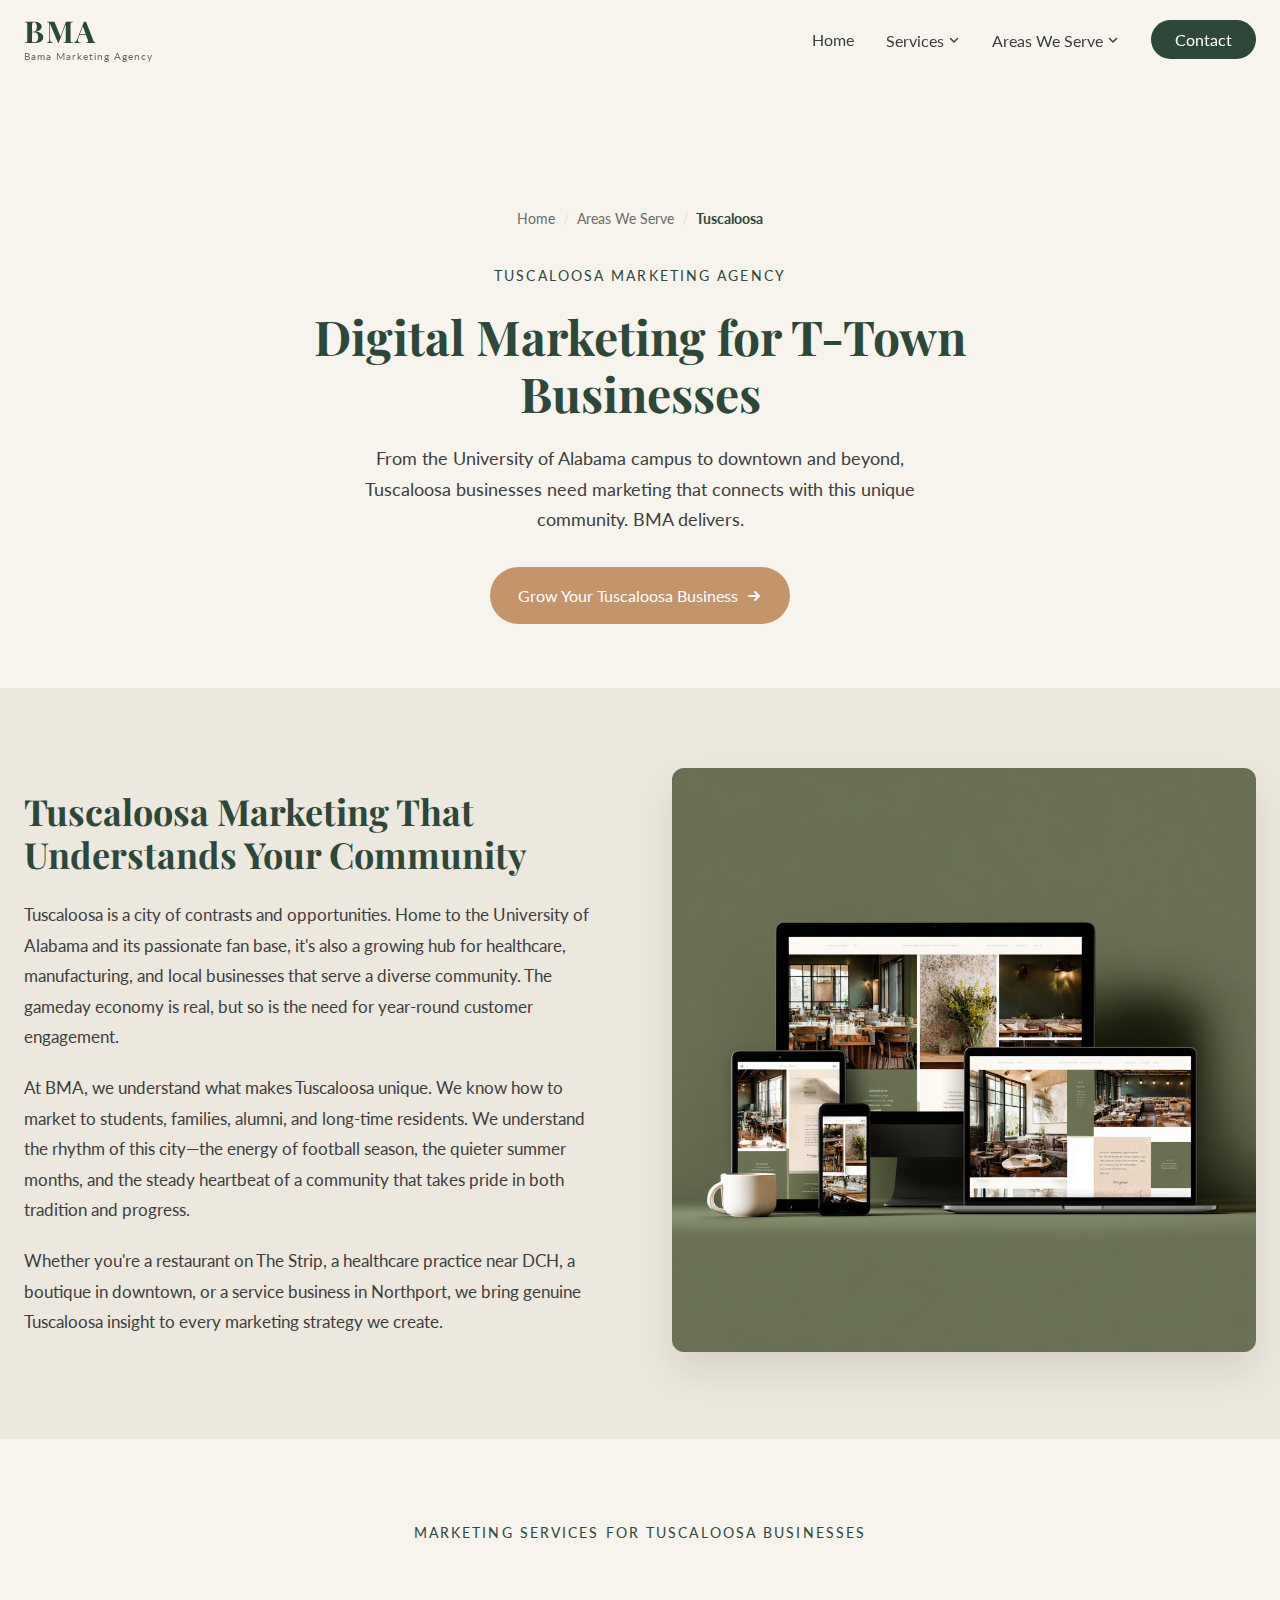
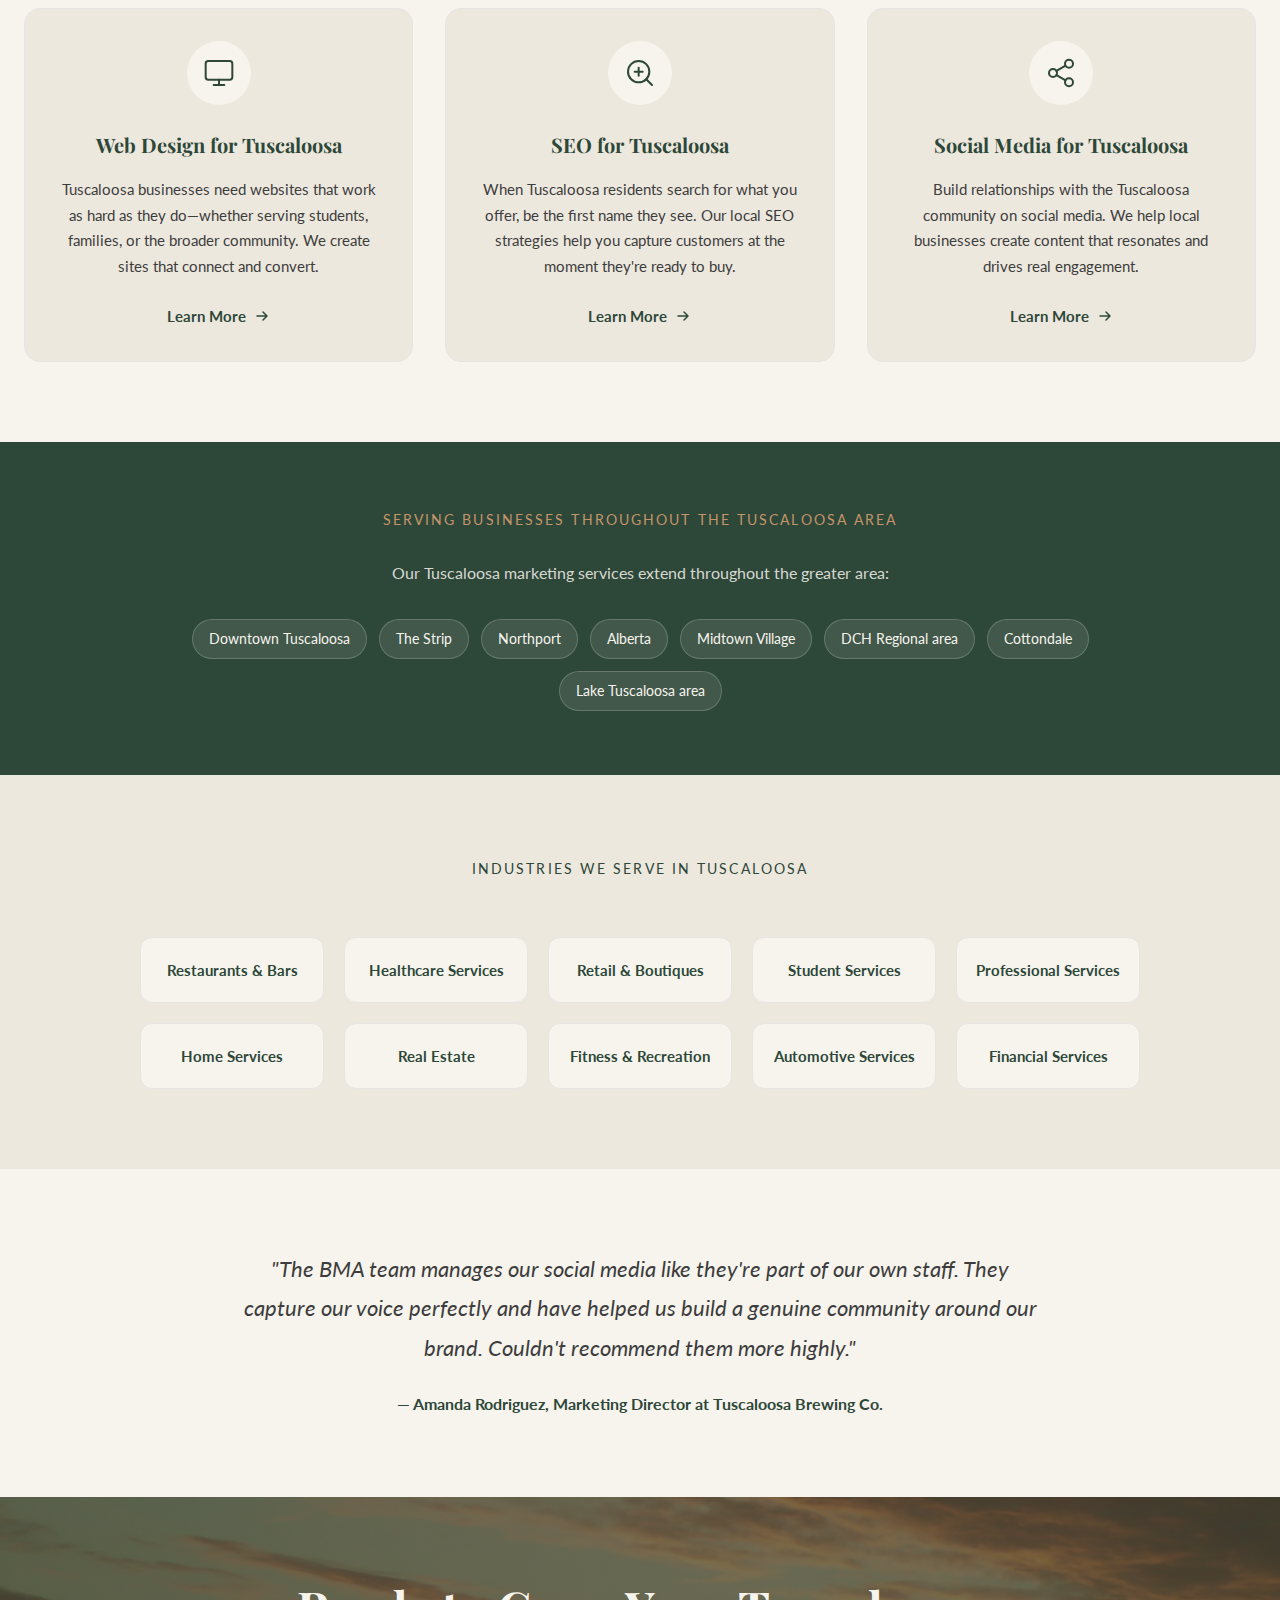
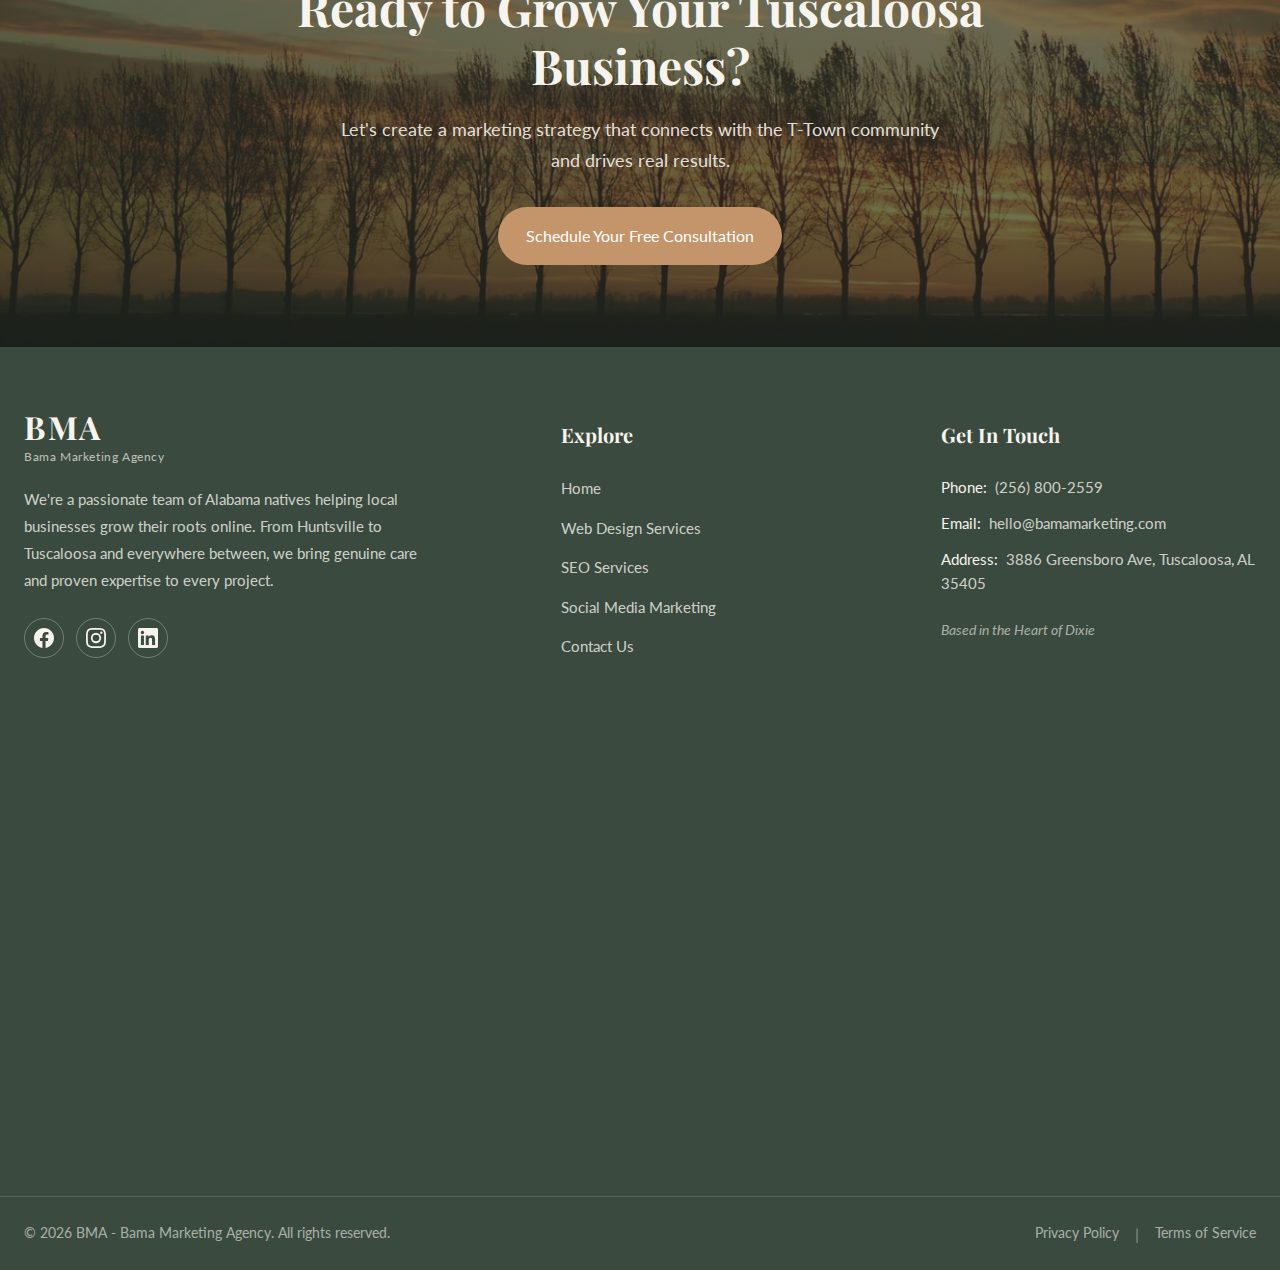
<file: tuscaloosa.html>
<!DOCTYPE html>
<html lang="en">
<head>
  <meta charset="UTF-8">
  <meta name="viewport" content="width=device-width, initial-scale=1.0">
  <title>Tuscaloosa Marketing Agency | Web Design, SEO & Social Media | BMA</title>
  <meta name="description" content="Tuscaloosa marketing agency serving T-Town businesses. Web design, SEO, and social media that connects with students, families, and locals. Free consultation.">
  <link rel="preconnect" href="https://fonts.googleapis.com">
  <link rel="preconnect" href="https://fonts.gstatic.com" crossorigin>
  <link href="https://fonts.googleapis.com/css2?family=Lato:wght@400;700&family=Playfair+Display:wght@700&display=swap" rel="stylesheet">
  <link rel="stylesheet" href="styles.css">
</head>
<body>
  <nav class="main-nav">
    <div class="container">
      <!-- Logo -->
      <a href="index" class="logo">
        <span class="logo-text">BMA</span>
        <span class="logo-subtext">Bama Marketing Agency</span>
      </a>

      <!-- Desktop Navigation -->
      <ul class="nav-links">
        <li><a href="index" class="nav-link">Home</a></li>
        
        <!-- Services Dropdown -->
        <li class="dropdown">
          <button class="nav-link dropdown-trigger">
            Services
            <svg class="dropdown-chevron" width="12" height="12" viewBox="0 0 12 12" fill="none" xmlns="http://www.w3.org/2000/svg">
              <path d="M2.5 4.5L6 8L9.5 4.5" stroke="currentColor" stroke-width="1.5" stroke-linecap="round" stroke-linejoin="round"/>
            </svg>
          </button>
          <div class="dropdown-panel">
            <a href="web-design" class="dropdown-link">Web Design</a>
            <a href="seo" class="dropdown-link">SEO</a>
            <a href="social-media" class="dropdown-link">Social Media</a>
          </div>
        </li>

        <!-- Areas Dropdown -->
        <li class="dropdown">
          <button class="nav-link dropdown-trigger">
            Areas We Serve
            <svg class="dropdown-chevron" width="12" height="12" viewBox="0 0 12 12" fill="none" xmlns="http://www.w3.org/2000/svg">
              <path d="M2.5 4.5L6 8L9.5 4.5" stroke="currentColor" stroke-width="1.5" stroke-linecap="round" stroke-linejoin="round"/>
            </svg>
          </button>
          <div class="dropdown-panel">
            <a href="huntsville" class="dropdown-link">Huntsville</a>
            <a href="birmingham" class="dropdown-link">Birmingham</a>
            <a href="tuscaloosa" class="dropdown-link">Tuscaloosa</a>
          </div>
        </li>

   

        <li><a href="contact" class="contact-btn">Contact</a></li>
      </ul>

      <!-- Mobile Menu Toggle -->
      <button class="mobile-menu-toggle" aria-label="Toggle mobile menu" aria-expanded="false">
        <span class="hamburger-icon">
          <span class="hamburger-line"></span>
          <span class="hamburger-line"></span>
          <span class="hamburger-line"></span>
        </span>
      </button>
    </div>
  </nav>

  <!-- Mobile Menu Overlay -->
  <div class="mobile-menu">
    <a href="index" class="mobile-nav-link">Home</a>

    <!-- Mobile Services Accordion -->
    <div class="mobile-accordion">
      <button class="mobile-accordion-header">
        Services
        <svg class="accordion-chevron" width="16" height="16" viewBox="0 0 12 12" fill="none" xmlns="http://www.w3.org/2000/svg">
          <path d="M2.5 4.5L6 8L9.5 4.5" stroke="currentColor" stroke-width="1.5" stroke-linecap="round" stroke-linejoin="round"/>
        </svg>
      </button>
      <div class="mobile-accordion-content">
        <a href="web-design" class="mobile-accordion-link">Web Design</a>
        <a href="seo" class="mobile-accordion-link">SEO</a>
        <a href="social-media" class="mobile-accordion-link">Social Media</a>
      </div>
    </div>

    <!-- Mobile Areas Accordion -->
    <div class="mobile-accordion">
      <button class="mobile-accordion-header">
        Areas We Serve
        <svg class="accordion-chevron" width="16" height="16" viewBox="0 0 12 12" fill="none" xmlns="http://www.w3.org/2000/svg">
          <path d="M2.5 4.5L6 8L9.5 4.5" stroke="currentColor" stroke-width="1.5" stroke-linecap="round" stroke-linejoin="round"/>
        </svg>
      </button>
      <div class="mobile-accordion-content">
        <a href="huntsville" class="mobile-accordion-link">Huntsville</a>
        <a href="birmingham" class="mobile-accordion-link">Birmingham</a>
        <a href="tuscaloosa" class="mobile-accordion-link">Tuscaloosa</a>
      </div>
    </div>

    <a href="contact" class="mobile-contact-btn">Contact</a>
  </div>

  <!-- Main Content -->
  <main class="main-content">
    <!-- Page Hero Section -->
    <section class="page-hero">
      <div class="page-hero-container">
        <!-- Breadcrumb -->
        <nav class="breadcrumb" aria-label="Breadcrumb">
          <a href="index">Home</a>
          <span class="breadcrumb-separator">/</span>
          <a href="index">Areas We Serve</a>
          <span class="breadcrumb-separator">/</span>
          <span class="breadcrumb-current">Tuscaloosa</span>
        </nav>

        <span class="section-label">Tuscaloosa Marketing Agency</span>
        <h1 class="page-hero-title">Digital Marketing for T-Town Businesses</h1>
        <p class="page-hero-subtitle">From the University of Alabama campus to downtown and beyond, Tuscaloosa businesses need marketing that connects with this unique community. BMA delivers.</p>
        <a href="contact" class="btn btn-primary">
          Grow Your Tuscaloosa Business
          <svg width="16" height="16" viewBox="0 0 16 16" fill="none" xmlns="http://www.w3.org/2000/svg">
            <path d="M3 8H13M13 8L9 4M13 8L9 12" stroke="currentColor" stroke-width="2" stroke-linecap="round" stroke-linejoin="round"/>
          </svg>
        </a>
      </div>
    </section>

    <!-- Area Intro Section -->
    <section class="service-intro-section">
      <div class="service-intro-container">
        <div class="service-intro-content">
          <h2 class="service-intro-title">Tuscaloosa Marketing That Understands Your Community</h2>
          <div class="service-intro-text">
            <p>Tuscaloosa is a city of contrasts and opportunities. Home to the University of Alabama and its passionate fan base, it's also a growing hub for healthcare, manufacturing, and local businesses that serve a diverse community. The gameday economy is real, but so is the need for year-round customer engagement.</p>
            <p>At BMA, we understand what makes Tuscaloosa unique. We know how to market to students, families, alumni, and long-time residents. We understand the rhythm of this city—the energy of football season, the quieter summer months, and the steady heartbeat of a community that takes pride in both tradition and progress.</p>
            <p>Whether you're a restaurant on The Strip, a healthcare practice near DCH, a boutique in downtown, or a service business in Northport, we bring genuine Tuscaloosa insight to every marketing strategy we create.</p>
          </div>
        </div>
        <div class="service-intro-image">
          <img src="images/showcase.png" alt="Tuscaloosa Alabama cityscape and University of Alabama campus">
        </div>
      </div>
    </section>

    <!-- Services for Tuscaloosa Section -->
    <section class="area-services-section">
      <div class="area-services-container">
        <div class="area-services-header">
          <span class="section-label">Marketing Services for Tuscaloosa Businesses</span>
        </div>

        <div class="area-services-grid">
          <!-- Web Design -->
          <div class="area-service-card">
            <div class="area-service-icon">
              <svg width="32" height="32" viewBox="0 0 24 24" fill="none" xmlns="http://www.w3.org/2000/svg">
                <rect x="2" y="3" width="20" height="14" rx="2" stroke="currentColor" stroke-width="1.5"/>
                <path d="M8 21H16" stroke="currentColor" stroke-width="1.5" stroke-linecap="round"/>
                <path d="M12 17V21" stroke="currentColor" stroke-width="1.5" stroke-linecap="round"/>
              </svg>
            </div>
            <h3 class="area-service-title">Web Design for Tuscaloosa</h3>
            <p class="area-service-description">Tuscaloosa businesses need websites that work as hard as they do—whether serving students, families, or the broader community. We create sites that connect and convert.</p>
            <a href="web-design" class="area-service-link">
              Learn More
              <svg width="16" height="16" viewBox="0 0 16 16" fill="none" xmlns="http://www.w3.org/2000/svg">
                <path d="M3 8H13M13 8L9 4M13 8L9 12" stroke="currentColor" stroke-width="1.5" stroke-linecap="round" stroke-linejoin="round"/>
              </svg>
            </a>
          </div>

          <!-- SEO -->
          <div class="area-service-card">
            <div class="area-service-icon">
              <svg width="32" height="32" viewBox="0 0 24 24" fill="none" xmlns="http://www.w3.org/2000/svg">
                <circle cx="11" cy="11" r="8" stroke="currentColor" stroke-width="1.5"/>
                <path d="M21 21L16.65 16.65" stroke="currentColor" stroke-width="1.5" stroke-linecap="round"/>
                <path d="M11 8V14" stroke="currentColor" stroke-width="1.5" stroke-linecap="round"/>
                <path d="M8 11H14" stroke="currentColor" stroke-width="1.5" stroke-linecap="round"/>
              </svg>
            </div>
            <h3 class="area-service-title">SEO for Tuscaloosa</h3>
            <p class="area-service-description">When Tuscaloosa residents search for what you offer, be the first name they see. Our local SEO strategies help you capture customers at the moment they're ready to buy.</p>
            <a href="seo" class="area-service-link">
              Learn More
              <svg width="16" height="16" viewBox="0 0 16 16" fill="none" xmlns="http://www.w3.org/2000/svg">
                <path d="M3 8H13M13 8L9 4M13 8L9 12" stroke="currentColor" stroke-width="1.5" stroke-linecap="round" stroke-linejoin="round"/>
              </svg>
            </a>
          </div>

          <!-- Social Media -->
          <div class="area-service-card">
            <div class="area-service-icon">
              <svg width="32" height="32" viewBox="0 0 24 24" fill="none" xmlns="http://www.w3.org/2000/svg">
                <path d="M18 8C19.6569 8 21 6.65685 21 5C21 3.34315 19.6569 2 18 2C16.3431 2 15 3.34315 15 5C15 6.65685 16.3431 8 18 8Z" stroke="currentColor" stroke-width="1.5"/>
                <path d="M6 15C7.65685 15 9 13.6569 9 12C9 10.3431 7.65685 9 6 9C4.34315 9 3 10.3431 3 12C3 13.6569 4.34315 15 6 15Z" stroke="currentColor" stroke-width="1.5"/>
                <path d="M18 22C19.6569 22 21 20.6569 21 19C21 17.3431 19.6569 16 18 16C16.3431 16 15 17.3431 15 19C15 20.6569 16.3431 22 18 22Z" stroke="currentColor" stroke-width="1.5"/>
                <path d="M8.59 13.51L15.42 17.49" stroke="currentColor" stroke-width="1.5" stroke-linecap="round"/>
                <path d="M15.41 6.51L8.59 10.49" stroke="currentColor" stroke-width="1.5" stroke-linecap="round"/>
              </svg>
            </div>
            <h3 class="area-service-title">Social Media for Tuscaloosa</h3>
            <p class="area-service-description">Build relationships with the Tuscaloosa community on social media. We help local businesses create content that resonates and drives real engagement.</p>
            <a href="social-media" class="area-service-link">
              Learn More
              <svg width="16" height="16" viewBox="0 0 16 16" fill="none" xmlns="http://www.w3.org/2000/svg">
                <path d="M3 8H13M13 8L9 4M13 8L9 12" stroke="currentColor" stroke-width="1.5" stroke-linecap="round" stroke-linejoin="round"/>
              </svg>
            </a>
          </div>
        </div>
      </div>
    </section>

    <!-- Areas Served Section -->
    <section class="locations-section">
      <div class="locations-container">
        <div class="locations-header">
          <span class="section-label section-label-light">Serving Businesses Throughout the Tuscaloosa Area</span>
          <p class="locations-subtitle">Our Tuscaloosa marketing services extend throughout the greater area:</p>
        </div>

        <div class="locations-tags">
          <span class="location-tag">Downtown Tuscaloosa</span>
          <span class="location-tag">The Strip</span>
          <span class="location-tag">Northport</span>
          <span class="location-tag">Alberta</span>
          <span class="location-tag">Midtown Village</span>
          <span class="location-tag">DCH Regional area</span>
          <span class="location-tag">Cottondale</span>
          <span class="location-tag">Lake Tuscaloosa area</span>
        </div>
      </div>
    </section>

    <!-- Industries Section -->
    <section class="industries-section">
      <div class="industries-container">
        <div class="industries-header">
          <span class="section-label">Industries We Serve in Tuscaloosa</span>
        </div>

        <div class="industries-grid">
          <div class="industry-item">Restaurants &amp; Bars</div>
          <div class="industry-item">Healthcare Services</div>
          <div class="industry-item">Retail &amp; Boutiques</div>
          <div class="industry-item">Student Services</div>
          <div class="industry-item">Professional Services</div>
          <div class="industry-item">Home Services</div>
          <div class="industry-item">Real Estate</div>
          <div class="industry-item">Fitness &amp; Recreation</div>
          <div class="industry-item">Automotive Services</div>
          <div class="industry-item">Financial Services</div>
        </div>
      </div>
    </section>

    <!-- Testimonial Section -->
    <section class="testimonial-section">
      <div class="testimonial-container">
        <blockquote class="testimonial-quote">
          <p>The BMA team manages our social media like they're part of our own staff. They capture our voice perfectly and have helped us build a genuine community around our brand. Couldn't recommend them more highly.</p>
          <footer class="testimonial-author">
            <cite>— Amanda Rodriguez, Marketing Director at Tuscaloosa Brewing Co.</cite>
          </footer>
        </blockquote>
      </div>
    </section>

    <!-- Final CTA Section -->
    <section class="consultation-section" id="consultation">
      <div class="consultation-background">
        <img src="images/treeline.jpg" alt="Alabama treeline at sunset" class="consultation-bg-image">
        <div class="consultation-overlay"></div>
      </div>
      <div class="consultation-content">
        <h2 class="consultation-title">Ready to Grow Your Tuscaloosa Business?</h2>
        <p class="consultation-subtitle">Let's create a marketing strategy that connects with the T-Town community and drives real results.</p>
        <div class="consultation-buttons">
          <a href="contact" class="btn btn-primary">Schedule Your Free Consultation</a>
        </div>
      </div>
    </section>
  </main>

  <!-- Footer -->
  <footer class="site-footer">
    <div class="footer-container">
      <div class="footer-content">
        <!-- Brand Column -->
        <div class="footer-brand">
          <a href="index" class="footer-logo">
            <span class="footer-logo-text">BMA</span>
            <span class="footer-logo-subtext">Bama Marketing Agency</span>
          </a>
          <p class="footer-description">We're a passionate team of Alabama natives helping local businesses grow their roots online. From Huntsville to Tuscaloosa and everywhere between, we bring genuine care and proven expertise to every project.</p>
          <div class="footer-social">
            <a href="https://facebook.com" class="social-link" aria-label="Facebook">
              <svg width="20" height="20" viewBox="0 0 24 24" fill="currentColor" xmlns="http://www.w3.org/2000/svg">
                <path d="M24 12.073c0-6.627-5.373-12-12-12s-12 5.373-12 12c0 5.99 4.388 10.954 10.125 11.854v-8.385H7.078v-3.47h3.047V9.43c0-3.007 1.792-4.669 4.533-4.669 1.312 0 2.686.235 2.686.235v2.953H15.83c-1.491 0-1.956.925-1.956 1.874v2.25h3.328l-.532 3.47h-2.796v8.385C19.612 23.027 24 18.062 24 12.073z"/>
              </svg>
            </a>
            <a href="https://instagram.com" class="social-link" aria-label="Instagram">
              <svg width="20" height="20" viewBox="0 0 24 24" fill="currentColor" xmlns="http://www.w3.org/2000/svg">
                <path d="M12 2.163c3.204 0 3.584.012 4.85.07 3.252.148 4.771 1.691 4.919 4.919.058 1.265.069 1.645.069 4.849 0 3.205-.012 3.584-.069 4.849-.149 3.225-1.664 4.771-4.919 4.919-1.266.058-1.644.07-4.85.07-3.204 0-3.584-.012-4.849-.07-3.26-.149-4.771-1.699-4.919-4.92-.058-1.265-.07-1.644-.07-4.849 0-3.204.013-3.583.07-4.849.149-3.227 1.664-4.771 4.919-4.919 1.266-.057 1.645-.069 4.849-.069zM12 0C8.741 0 8.333.014 7.053.072 2.695.272.273 2.69.073 7.052.014 8.333 0 8.741 0 12c0 3.259.014 3.668.072 4.948.2 4.358 2.618 6.78 6.98 6.98C8.333 23.986 8.741 24 12 24c3.259 0 3.668-.014 4.948-.072 4.354-.2 6.782-2.618 6.979-6.98.059-1.28.073-1.689.073-4.948 0-3.259-.014-3.667-.072-4.947-.196-4.354-2.617-6.78-6.979-6.98C15.668.014 15.259 0 12 0zm0 5.838a6.162 6.162 0 100 12.324 6.162 6.162 0 000-12.324zM12 16a4 4 0 110-8 4 4 0 010 8zm6.406-11.845a1.44 1.44 0 100 2.881 1.44 1.44 0 000-2.881z"/>
              </svg>
            </a>
            <a href="https://linkedin.com" class="social-link" aria-label="LinkedIn">
              <svg width="20" height="20" viewBox="0 0 24 24" fill="currentColor" xmlns="http://www.w3.org/2000/svg">
                <path d="M20.447 20.452h-3.554v-5.569c0-1.328-.027-3.037-1.852-3.037-1.853 0-2.136 1.445-2.136 2.939v5.667H9.351V9h3.414v1.561h.046c.477-.9 1.637-1.85 3.37-1.85 3.601 0 4.267 2.37 4.267 5.455v6.286zM5.337 7.433a2.062 2.062 0 01-2.063-2.065 2.064 2.064 0 112.063 2.065zm1.782 13.019H3.555V9h3.564v11.452zM22.225 0H1.771C.792 0 0 .774 0 1.729v20.542C0 23.227.792 24 1.771 24h20.451C23.2 24 24 23.227 24 22.271V1.729C24 .774 23.2 0 22.222 0h.003z"/>
              </svg>
            </a>
          </div>
        </div>

        <!-- Explore Column -->
        <div class="footer-nav">
          <h4 class="footer-heading">Explore</h4>
          <ul class="footer-links">
            <li><a href="index">Home</a></li>
            <li><a href="web-design">Web Design Services</a></li>
            <li><a href="seo">SEO Services</a></li>
            <li><a href="social-media">Social Media Marketing</a></li>
            <li><a href="contact">Contact Us</a></li>
          </ul>
        </div>

        <!-- Contact Column -->
        <div class="footer-contact">
          <h4 class="footer-heading">Get In Touch</h4>
          <ul class="footer-contact-list">
            <li>
              <span class="contact-label">Phone:</span>
              <a href="tel:2568002559">(256) 800-2559</a>
            </li>
            <li>
              <span class="contact-label">Email:</span>
              <a href="mailto:hello@bamamarketing.com">hello@bamamarketing.com</a>
            </li>
            <li>
              <span class="contact-label">Address:</span>
              <span>3886 Greensboro Ave, Tuscaloosa, AL 35405</span>
            </li>
          </ul>
          <p class="footer-tagline">Based in the Heart of Dixie</p>
        </div>
      </div>
      <iframe src="https://www.google.com/maps/embed?pb=!1m18!1m12!1m3!1d63544.2470094987!2d-87.60972651863533!3d33.171257995214646!2m3!1f0!2f0!3f0!3m2!1i1024!2i768!4f13.1!3m3!1m2!1s0x88860273cea92e57%3A0xaff3502a57d20da3!2s3886%20Greensboro%20Ave%20a%2C%20Tuscaloosa%2C%20AL%2035405!5e0!3m2!1sen!2sus!4v1767215944999!5m2!1sen!2sus" width="100%" height="450" style="border:0; margin-top: 2rem;" allowfullscreen="" loading="lazy" referrerpolicy="no-referrer-when-downgrade"></iframe>
    </div>

    <!-- Footer Bottom -->
    <div class="footer-bottom">
      <div class="footer-bottom-container">
        <p class="footer-copyright">&copy; 2026 BMA - Bama Marketing Agency. All rights reserved.</p>
        <div class="footer-legal">
          <a href="privacy">Privacy Policy</a>
          <span class="footer-divider">|</span>
          <a href="terms">Terms of Service</a>
        </div>
      </div>
    </div>
  </footer>

  <script src="script.js"></script>
</body>
</html>
</file>
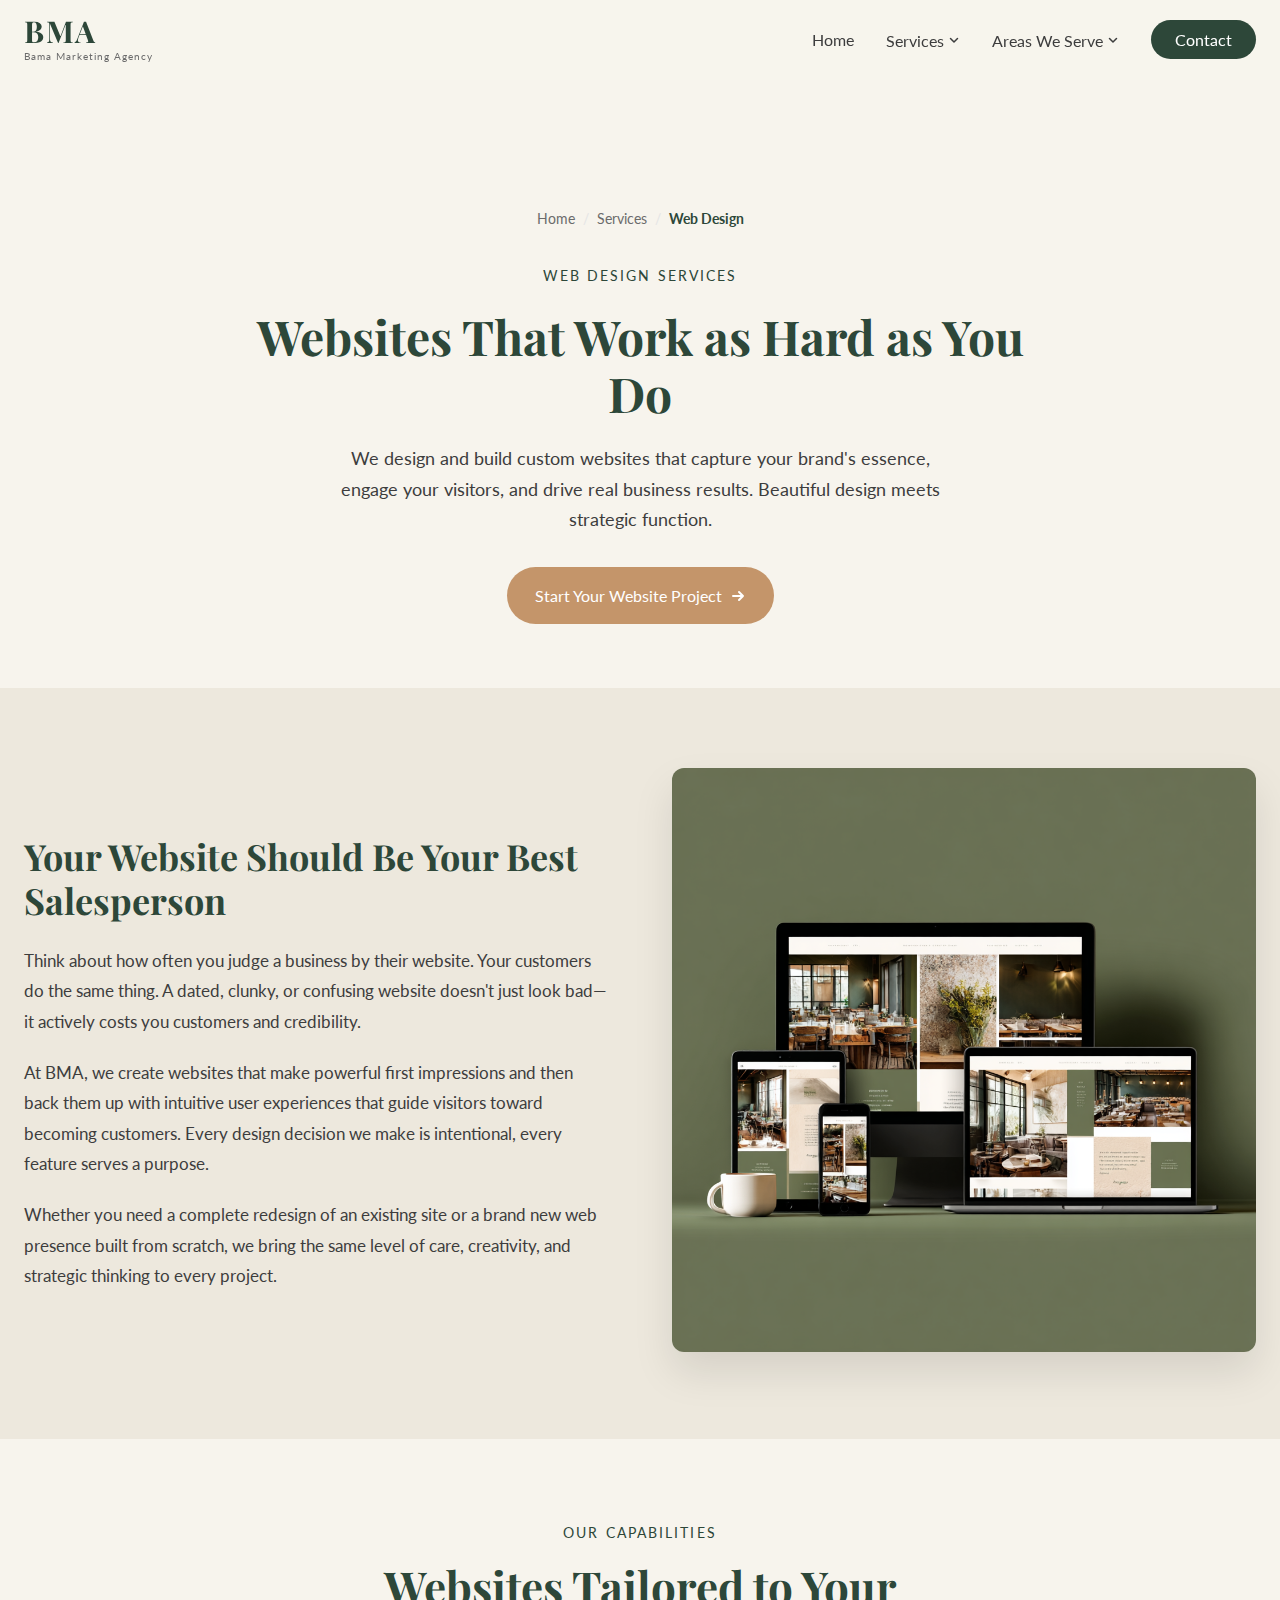
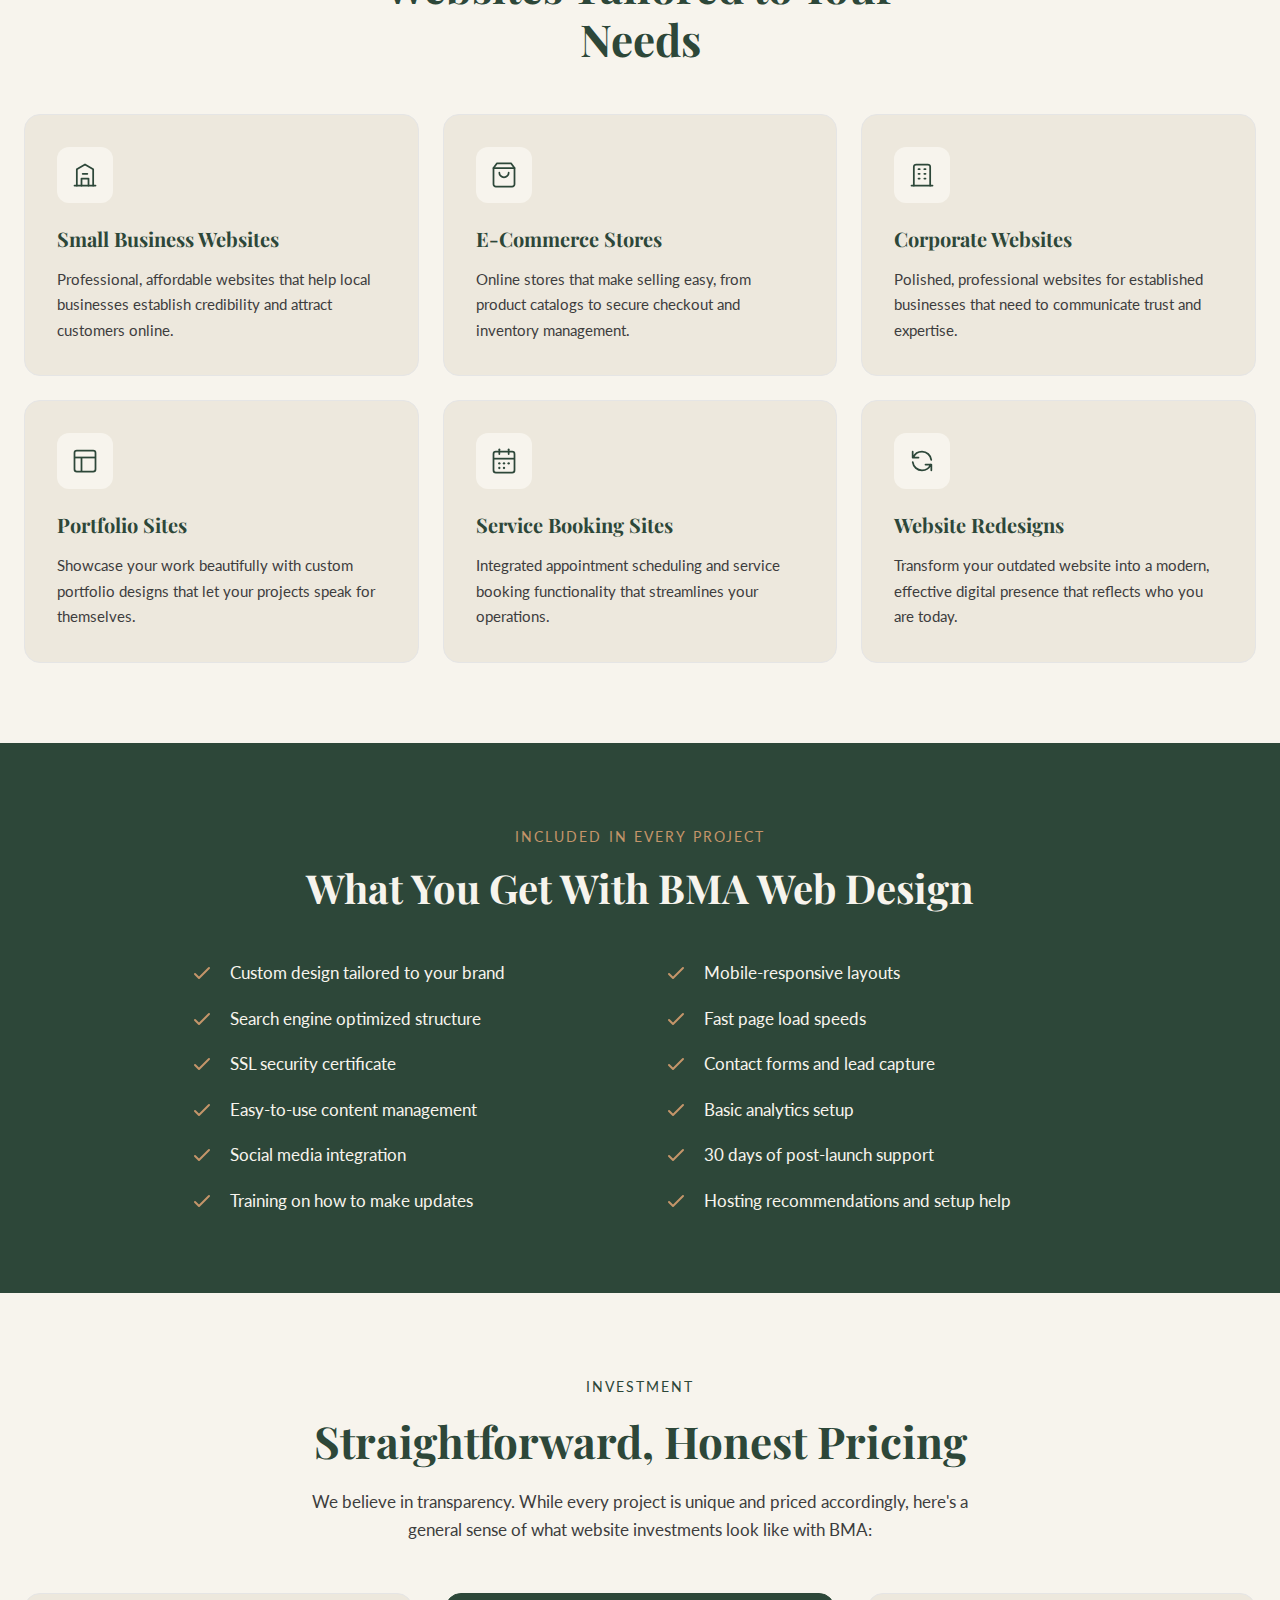
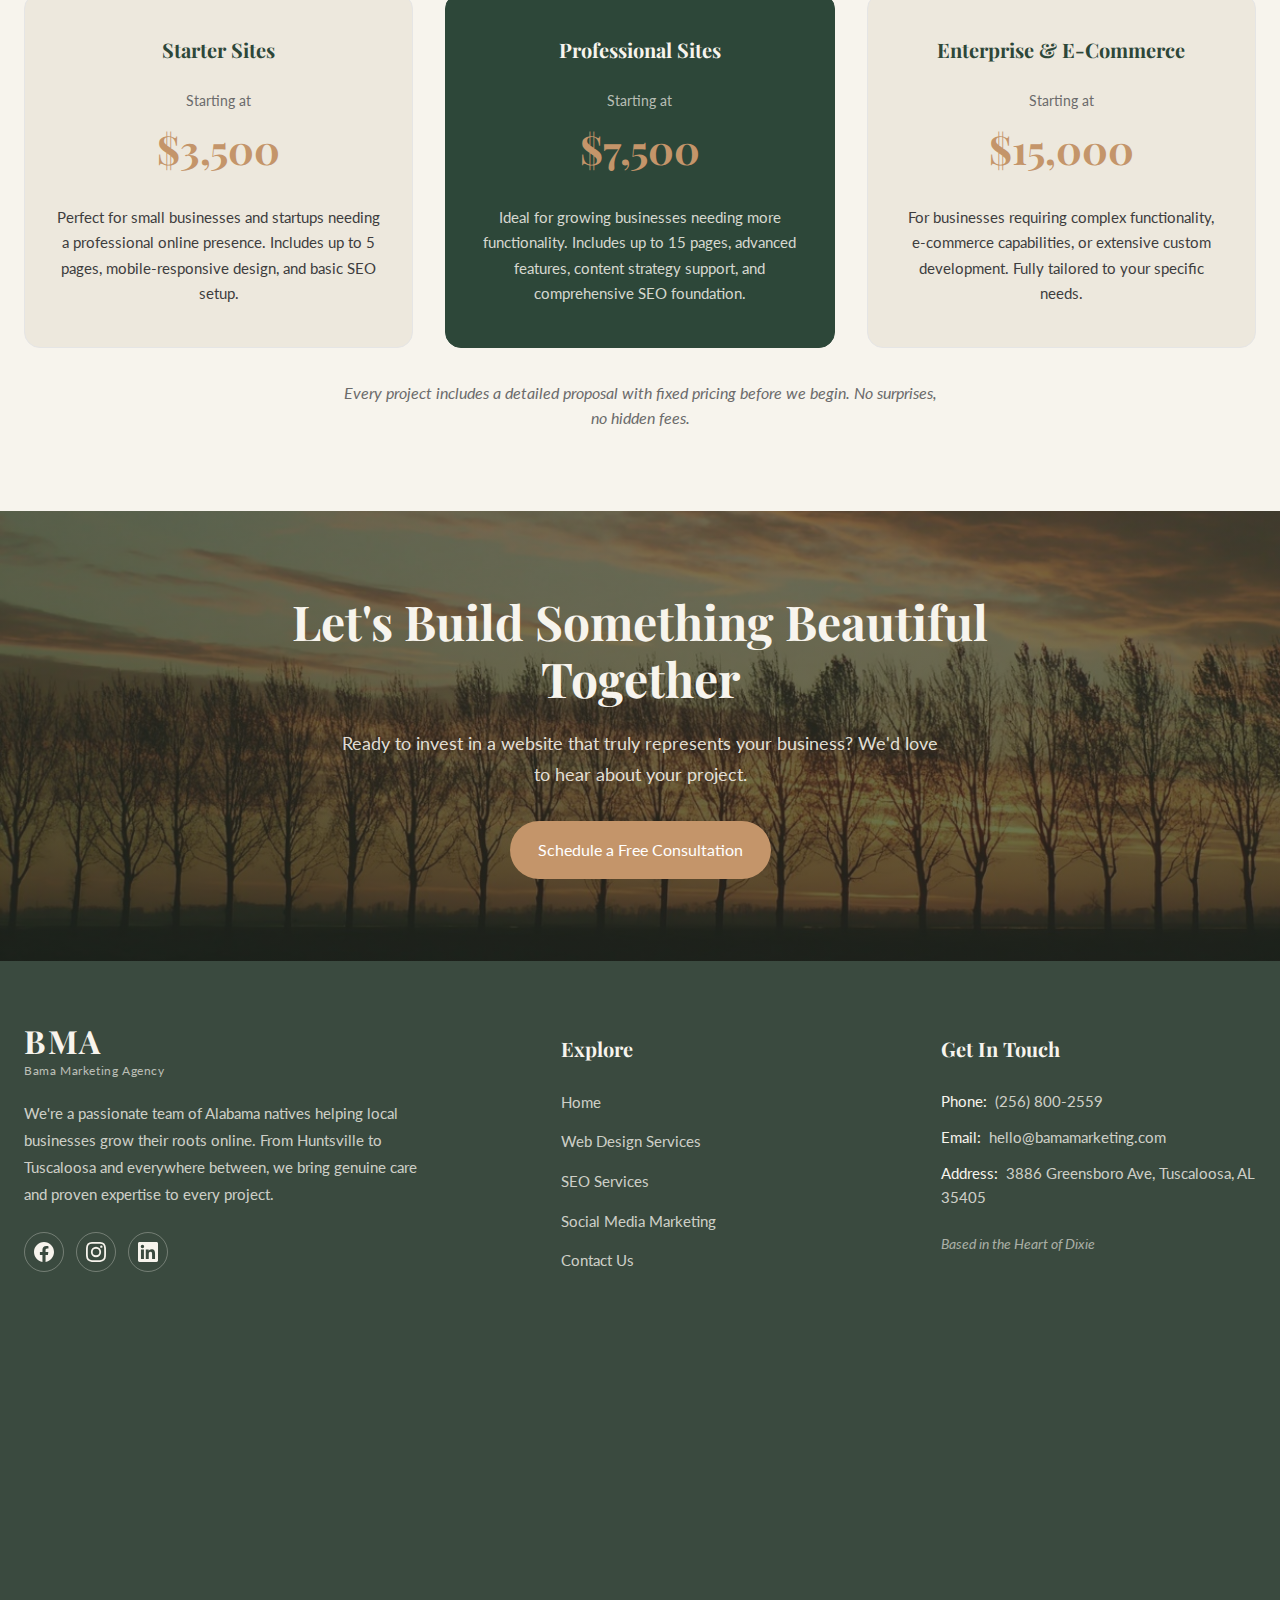
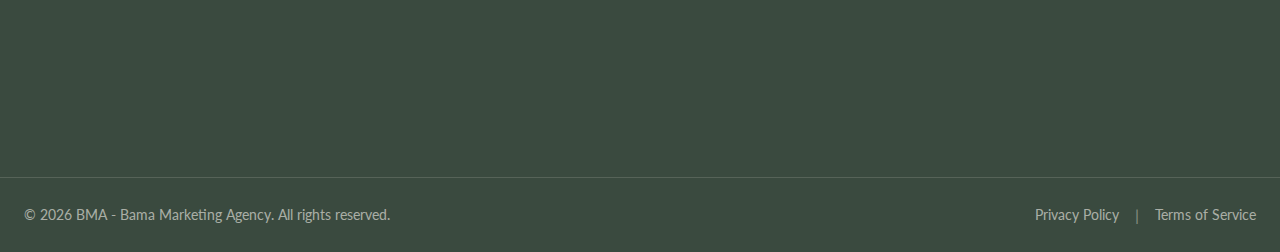
<file: web-design.html>
<!DOCTYPE html>
<html lang="en">
<head>
  <meta charset="UTF-8">
  <meta name="viewport" content="width=device-width, initial-scale=1.0">
  <title>Web Design Services Alabama | Custom Websites | Bama Marketing Agency</title>
  <meta name="description" content="Professional web design services for Alabama businesses. Custom, mobile-responsive websites that convert visitors into customers. Starting at $3,500. Free consultation available.">
  <link rel="preconnect" href="https://fonts.googleapis.com">
  <link rel="preconnect" href="https://fonts.gstatic.com" crossorigin>
  <link href="https://fonts.googleapis.com/css2?family=Lato:wght@400;700&family=Playfair+Display:wght@700&display=swap" rel="stylesheet">
  <link rel="stylesheet" href="styles.css">
</head>
<body>
  <nav class="main-nav">
    <div class="container">
      <!-- Logo -->
      <a href="index.html" class="logo">
        <span class="logo-text">BMA</span>
        <span class="logo-subtext">Bama Marketing Agency</span>
      </a> 
      <!-- Desktop Navigation -->
      <ul class="nav-links">
        <li><a href="index.html" class="nav-link">Home</a></li>
        
        <!-- Services Dropdown -->
        <li class="dropdown">
          <button class="nav-link dropdown-trigger">
            Services
            <svg class="dropdown-chevron" width="12" height="12" viewBox="0 0 12 12" fill="none" xmlns="http://www.w3.org/2000/svg">
              <path d="M2.5 4.5L6 8L9.5 4.5" stroke="currentColor" stroke-width="1.5" stroke-linecap="round" stroke-linejoin="round"/>
            </svg>
          </button>
          <div class="dropdown-panel">
            <a href="web-design.html" class="dropdown-link">Web Design</a>
            <a href="seo.html" class="dropdown-link">SEO</a>
            <a href="social-media.html" class="dropdown-link">Social Media</a>
          </div>
        </li>

        <!-- Areas Dropdown -->
        <li class="dropdown">
          <button class="nav-link dropdown-trigger">
            Areas We Serve
            <svg class="dropdown-chevron" width="12" height="12" viewBox="0 0 12 12" fill="none" xmlns="http://www.w3.org/2000/svg">
              <path d="M2.5 4.5L6 8L9.5 4.5" stroke="currentColor" stroke-width="1.5" stroke-linecap="round" stroke-linejoin="round"/>
            </svg>
          </button>
          <div class="dropdown-panel">
            <a href="huntsville.html" class="dropdown-link">Huntsville</a>
            <a href="birmingham.html" class="dropdown-link">Birmingham</a>
            <a href="tuscaloosa.html" class="dropdown-link">Tuscaloosa</a>
          </div>
        </li>

      

        <li><a href="contact.html" class="contact-btn">Contact</a></li>
      </ul>

      <!-- Mobile Menu Toggle -->
      <button class="mobile-menu-toggle" aria-label="Toggle mobile menu" aria-expanded="false">
        <span class="hamburger-icon">
          <span class="hamburger-line"></span>
          <span class="hamburger-line"></span>
          <span class="hamburger-line"></span>
        </span>
      </button>
    </div>
  </nav>

  <!-- Mobile Menu Overlay -->
  <div class="mobile-menu">
    <a href="index.html" class="mobile-nav-link">Home</a>

    <!-- Mobile Services Accordion -->
    <div class="mobile-accordion">
      <button class="mobile-accordion-header">
        Services
        <svg class="accordion-chevron" width="16" height="16" viewBox="0 0 12 12" fill="none" xmlns="http://www.w3.org/2000/svg">
          <path d="M2.5 4.5L6 8L9.5 4.5" stroke="currentColor" stroke-width="1.5" stroke-linecap="round" stroke-linejoin="round"/>
        </svg>
      </button>
      <div class="mobile-accordion-content">
        <a href="web-design.html" class="mobile-accordion-link">Web Design</a>
        <a href="seo.html" class="mobile-accordion-link">SEO</a>
        <a href="social-media.html" class="mobile-accordion-link">Social Media</a>
      </div>
    </div>

    <!-- Mobile Areas Accordion -->
    <div class="mobile-accordion">
      <button class="mobile-accordion-header">
        Areas We Serve
        <svg class="accordion-chevron" width="16" height="16" viewBox="0 0 12 12" fill="none" xmlns="http://www.w3.org/2000/svg">
          <path d="M2.5 4.5L6 8L9.5 4.5" stroke="currentColor" stroke-width="1.5" stroke-linecap="round" stroke-linejoin="round"/>
        </svg>
      </button>
      <div class="mobile-accordion-content">
        <a href="huntsville.html" class="mobile-accordion-link">Huntsville</a>
        <a href="birmingham.html" class="mobile-accordion-link">Birmingham</a>
        <a href="tuscaloosa.html" class="mobile-accordion-link">Tuscaloosa</a>
      </div>
    </div>

    <a href="contact.html" class="mobile-contact-btn">Contact</a>
  </div>

  <!-- Main Content -->
  <main class="main-content">
    <!-- Page Hero Section -->
    <section class="page-hero">
      <div class="page-hero-container">
        <!-- Breadcrumb -->
        <nav class="breadcrumb" aria-label="Breadcrumb">
          <a href="index.html">Home</a>
          <span class="breadcrumb-separator">/</span>
          <a href="web-design.html">Services</a>
          <span class="breadcrumb-separator">/</span>
          <span class="breadcrumb-current">Web Design</span>
        </nav>

        <span class="section-label">Web Design Services</span>
        <h1 class="page-hero-title">Websites That Work as Hard as You Do</h1>
        <p class="page-hero-subtitle">We design and build custom websites that capture your brand's essence, engage your visitors, and drive real business results. Beautiful design meets strategic function.</p>
        <a href="contact.html" class="btn btn-primary">
          Start Your Website Project
          <svg width="16" height="16" viewBox="0 0 16 16" fill="none" xmlns="http://www.w3.org/2000/svg">
            <path d="M3 8H13M13 8L9 4M13 8L9 12" stroke="currentColor" stroke-width="2" stroke-linecap="round" stroke-linejoin="round"/>
          </svg>
        </a>
      </div>
    </section>

    <!-- Why Your Website Matters Section -->
    <section class="service-intro-section">
      <div class="service-intro-container">
        <div class="service-intro-content">
          <h2 class="service-intro-title">Your Website Should Be Your Best Salesperson</h2>
          <div class="service-intro-text">
            <p>Think about how often you judge a business by their website. Your customers do the same thing. A dated, clunky, or confusing website doesn't just look bad—it actively costs you customers and credibility.</p>
            <p>At BMA, we create websites that make powerful first impressions and then back them up with intuitive user experiences that guide visitors toward becoming customers. Every design decision we make is intentional, every feature serves a purpose.</p>
            <p>Whether you need a complete redesign of an existing site or a brand new web presence built from scratch, we bring the same level of care, creativity, and strategic thinking to every project.</p>
          </div>
        </div>
        <div class="service-intro-image">
          <img src="images/showcase.png" alt="Professional responsive web design displayed on multiple devices">
        </div>
      </div>
    </section>

    <!-- Capabilities Section -->
    <section class="capabilities-section">
      <div class="capabilities-container">
        <div class="capabilities-header">
          <span class="section-label">Our Capabilities</span>
          <h2 class="capabilities-title">Websites Tailored to Your Needs</h2>
        </div>

        <div class="capabilities-grid">
          <!-- Small Business Websites -->
          <div class="capability-card">
            <div class="capability-icon">
              <svg width="28" height="28" viewBox="0 0 24 24" fill="none" xmlns="http://www.w3.org/2000/svg">
                <path d="M3 21H21" stroke="currentColor" stroke-width="1.5" stroke-linecap="round"/>
                <path d="M5 21V7L12 3L19 7V21" stroke="currentColor" stroke-width="1.5" stroke-linecap="round" stroke-linejoin="round"/>
                <path d="M9 21V15H15V21" stroke="currentColor" stroke-width="1.5" stroke-linecap="round" stroke-linejoin="round"/>
                <path d="M10 11H14" stroke="currentColor" stroke-width="1.5" stroke-linecap="round"/>
              </svg>
            </div>
            <h3 class="capability-title">Small Business Websites</h3>
            <p class="capability-description">Professional, affordable websites that help local businesses establish credibility and attract customers online.</p>
          </div>

          <!-- E-Commerce Stores -->
          <div class="capability-card">
            <div class="capability-icon">
              <svg width="28" height="28" viewBox="0 0 24 24" fill="none" xmlns="http://www.w3.org/2000/svg">
                <path d="M6 2L3 6V20C3 20.5304 3.21071 21.0391 3.58579 21.4142C3.96086 21.7893 4.46957 22 5 22H19C19.5304 22 20.0391 21.7893 20.4142 21.4142C20.7893 21.0391 21 20.5304 21 20V6L18 2H6Z" stroke="currentColor" stroke-width="1.5" stroke-linecap="round" stroke-linejoin="round"/>
                <path d="M3 6H21" stroke="currentColor" stroke-width="1.5" stroke-linecap="round" stroke-linejoin="round"/>
                <path d="M16 10C16 11.0609 15.5786 12.0783 14.8284 12.8284C14.0783 13.5786 13.0609 14 12 14C10.9391 14 9.92172 13.5786 9.17157 12.8284C8.42143 12.0783 8 11.0609 8 10" stroke="currentColor" stroke-width="1.5" stroke-linecap="round" stroke-linejoin="round"/>
              </svg>
            </div>
            <h3 class="capability-title">E-Commerce Stores</h3>
            <p class="capability-description">Online stores that make selling easy, from product catalogs to secure checkout and inventory management.</p>
          </div>

          <!-- Corporate Websites -->
          <div class="capability-card">
            <div class="capability-icon">
              <svg width="28" height="28" viewBox="0 0 24 24" fill="none" xmlns="http://www.w3.org/2000/svg">
                <path d="M3 21H21" stroke="currentColor" stroke-width="1.5" stroke-linecap="round"/>
                <path d="M5 21V5C5 4.46957 5.21071 3.96086 5.58579 3.58579C5.96086 3.21071 6.46957 3 7 3H17C17.5304 3 18.0391 3.21071 18.4142 3.58579C18.7893 3.96086 19 4.46957 19 5V21" stroke="currentColor" stroke-width="1.5" stroke-linecap="round" stroke-linejoin="round"/>
                <path d="M9 7H10" stroke="currentColor" stroke-width="1.5" stroke-linecap="round"/>
                <path d="M14 7H15" stroke="currentColor" stroke-width="1.5" stroke-linecap="round"/>
                <path d="M9 11H10" stroke="currentColor" stroke-width="1.5" stroke-linecap="round"/>
                <path d="M14 11H15" stroke="currentColor" stroke-width="1.5" stroke-linecap="round"/>
                <path d="M9 15H10" stroke="currentColor" stroke-width="1.5" stroke-linecap="round"/>
                <path d="M14 15H15" stroke="currentColor" stroke-width="1.5" stroke-linecap="round"/>
              </svg>
            </div>
            <h3 class="capability-title">Corporate Websites</h3>
            <p class="capability-description">Polished, professional websites for established businesses that need to communicate trust and expertise.</p>
          </div>

          <!-- Portfolio Sites -->
          <div class="capability-card">
            <div class="capability-icon">
              <svg width="28" height="28" viewBox="0 0 24 24" fill="none" xmlns="http://www.w3.org/2000/svg">
                <rect x="3" y="3" width="18" height="18" rx="2" stroke="currentColor" stroke-width="1.5"/>
                <path d="M3 9H21" stroke="currentColor" stroke-width="1.5"/>
                <path d="M9 21V9" stroke="currentColor" stroke-width="1.5"/>
              </svg>
            </div>
            <h3 class="capability-title">Portfolio Sites</h3>
            <p class="capability-description">Showcase your work beautifully with custom portfolio designs that let your projects speak for themselves.</p>
          </div>

          <!-- Service Booking Sites -->
          <div class="capability-card">
            <div class="capability-icon">
              <svg width="28" height="28" viewBox="0 0 24 24" fill="none" xmlns="http://www.w3.org/2000/svg">
                <rect x="3" y="4" width="18" height="18" rx="2" stroke="currentColor" stroke-width="1.5"/>
                <path d="M16 2V6" stroke="currentColor" stroke-width="1.5" stroke-linecap="round"/>
                <path d="M8 2V6" stroke="currentColor" stroke-width="1.5" stroke-linecap="round"/>
                <path d="M3 10H21" stroke="currentColor" stroke-width="1.5"/>
                <path d="M8 14H8.01" stroke="currentColor" stroke-width="2" stroke-linecap="round"/>
                <path d="M12 14H12.01" stroke="currentColor" stroke-width="2" stroke-linecap="round"/>
                <path d="M16 14H16.01" stroke="currentColor" stroke-width="2" stroke-linecap="round"/>
                <path d="M8 18H8.01" stroke="currentColor" stroke-width="2" stroke-linecap="round"/>
                <path d="M12 18H12.01" stroke="currentColor" stroke-width="2" stroke-linecap="round"/>
              </svg>
            </div>
            <h3 class="capability-title">Service Booking Sites</h3>
            <p class="capability-description">Integrated appointment scheduling and service booking functionality that streamlines your operations.</p>
          </div>

          <!-- Website Redesigns -->
          <div class="capability-card">
            <div class="capability-icon">
              <svg width="28" height="28" viewBox="0 0 24 24" fill="none" xmlns="http://www.w3.org/2000/svg">
                <path d="M4 4V9H4.58152M19.9381 11C19.446 7.05369 16.0796 4 12 4C8.64262 4 5.76829 6.06817 4.58152 9M4.58152 9H9" stroke="currentColor" stroke-width="1.5" stroke-linecap="round" stroke-linejoin="round"/>
                <path d="M20 20V15H19.4185M4.06189 13C4.55399 16.9463 7.92038 20 12 20C15.3574 20 18.2317 17.9318 19.4185 15M19.4185 15H15" stroke="currentColor" stroke-width="1.5" stroke-linecap="round" stroke-linejoin="round"/>
              </svg>
            </div>
            <h3 class="capability-title">Website Redesigns</h3>
            <p class="capability-description">Transform your outdated website into a modern, effective digital presence that reflects who you are today.</p>
          </div>
        </div>
      </div>
    </section>

    <!-- What's Included Section -->
    <section class="included-section">
      <div class="included-container">
        <div class="included-header">
          <span class="section-label section-label-light">Included In Every Project</span>
          <h2 class="included-title">What You Get With BMA Web Design</h2>
        </div>

        <div class="included-grid">
          <div class="included-item">
            <svg class="included-check" width="24" height="24" viewBox="0 0 24 24" fill="none" xmlns="http://www.w3.org/2000/svg">
              <path d="M5 13L9 17L19 7" stroke="currentColor" stroke-width="2" stroke-linecap="round" stroke-linejoin="round"/>
            </svg>
            <span>Custom design tailored to your brand</span>
          </div>
          <div class="included-item">
            <svg class="included-check" width="24" height="24" viewBox="0 0 24 24" fill="none" xmlns="http://www.w3.org/2000/svg">
              <path d="M5 13L9 17L19 7" stroke="currentColor" stroke-width="2" stroke-linecap="round" stroke-linejoin="round"/>
            </svg>
            <span>Mobile-responsive layouts</span>
          </div>
          <div class="included-item">
            <svg class="included-check" width="24" height="24" viewBox="0 0 24 24" fill="none" xmlns="http://www.w3.org/2000/svg">
              <path d="M5 13L9 17L19 7" stroke="currentColor" stroke-width="2" stroke-linecap="round" stroke-linejoin="round"/>
            </svg>
            <span>Search engine optimized structure</span>
          </div>
          <div class="included-item">
            <svg class="included-check" width="24" height="24" viewBox="0 0 24 24" fill="none" xmlns="http://www.w3.org/2000/svg">
              <path d="M5 13L9 17L19 7" stroke="currentColor" stroke-width="2" stroke-linecap="round" stroke-linejoin="round"/>
            </svg>
            <span>Fast page load speeds</span>
          </div>
          <div class="included-item">
            <svg class="included-check" width="24" height="24" viewBox="0 0 24 24" fill="none" xmlns="http://www.w3.org/2000/svg">
              <path d="M5 13L9 17L19 7" stroke="currentColor" stroke-width="2" stroke-linecap="round" stroke-linejoin="round"/>
            </svg>
            <span>SSL security certificate</span>
          </div>
          <div class="included-item">
            <svg class="included-check" width="24" height="24" viewBox="0 0 24 24" fill="none" xmlns="http://www.w3.org/2000/svg">
              <path d="M5 13L9 17L19 7" stroke="currentColor" stroke-width="2" stroke-linecap="round" stroke-linejoin="round"/>
            </svg>
            <span>Contact forms and lead capture</span>
          </div>
          <div class="included-item">
            <svg class="included-check" width="24" height="24" viewBox="0 0 24 24" fill="none" xmlns="http://www.w3.org/2000/svg">
              <path d="M5 13L9 17L19 7" stroke="currentColor" stroke-width="2" stroke-linecap="round" stroke-linejoin="round"/>
            </svg>
            <span>Easy-to-use content management</span>
          </div>
          <div class="included-item">
            <svg class="included-check" width="24" height="24" viewBox="0 0 24 24" fill="none" xmlns="http://www.w3.org/2000/svg">
              <path d="M5 13L9 17L19 7" stroke="currentColor" stroke-width="2" stroke-linecap="round" stroke-linejoin="round"/>
            </svg>
            <span>Basic analytics setup</span>
          </div>
          <div class="included-item">
            <svg class="included-check" width="24" height="24" viewBox="0 0 24 24" fill="none" xmlns="http://www.w3.org/2000/svg">
              <path d="M5 13L9 17L19 7" stroke="currentColor" stroke-width="2" stroke-linecap="round" stroke-linejoin="round"/>
            </svg>
            <span>Social media integration</span>
          </div>
          <div class="included-item">
            <svg class="included-check" width="24" height="24" viewBox="0 0 24 24" fill="none" xmlns="http://www.w3.org/2000/svg">
              <path d="M5 13L9 17L19 7" stroke="currentColor" stroke-width="2" stroke-linecap="round" stroke-linejoin="round"/>
            </svg>
            <span>30 days of post-launch support</span>
          </div>
          <div class="included-item">
            <svg class="included-check" width="24" height="24" viewBox="0 0 24 24" fill="none" xmlns="http://www.w3.org/2000/svg">
              <path d="M5 13L9 17L19 7" stroke="currentColor" stroke-width="2" stroke-linecap="round" stroke-linejoin="round"/>
            </svg>
            <span>Training on how to make updates</span>
          </div>
          <div class="included-item">
            <svg class="included-check" width="24" height="24" viewBox="0 0 24 24" fill="none" xmlns="http://www.w3.org/2000/svg">
              <path d="M5 13L9 17L19 7" stroke="currentColor" stroke-width="2" stroke-linecap="round" stroke-linejoin="round"/>
            </svg>
            <span>Hosting recommendations and setup help</span>
          </div>
        </div>
      </div>
    </section>

    <!-- Pricing Section -->
    <section class="pricing-section">
      <div class="pricing-container">
        <div class="pricing-header">
          <span class="section-label">Investment</span>
          <h2 class="pricing-title">Straightforward, Honest Pricing</h2>
          <p class="pricing-subtitle">We believe in transparency. While every project is unique and priced accordingly, here's a general sense of what website investments look like with BMA:</p>
        </div>

        <div class="pricing-grid">
          <!-- Starter Sites -->
          <div class="pricing-card">
            <h3 class="pricing-tier">Starter Sites</h3>
            <div class="pricing-amount">
              <span class="pricing-from">Starting at</span>
              <span class="pricing-price">$3,500</span>
            </div>
            <p class="pricing-description">Perfect for small businesses and startups needing a professional online presence. Includes up to 5 pages, mobile-responsive design, and basic SEO setup.</p>
          </div>

          <!-- Professional Sites -->
          <div class="pricing-card pricing-card-featured">
            <h3 class="pricing-tier">Professional Sites</h3>
            <div class="pricing-amount">
              <span class="pricing-from">Starting at</span>
              <span class="pricing-price">$7,500</span>
            </div>
            <p class="pricing-description">Ideal for growing businesses needing more functionality. Includes up to 15 pages, advanced features, content strategy support, and comprehensive SEO foundation.</p>
          </div>

          <!-- Enterprise & E-Commerce -->
          <div class="pricing-card">
            <h3 class="pricing-tier">Enterprise &amp; E-Commerce</h3>
            <div class="pricing-amount">
              <span class="pricing-from">Starting at</span>
              <span class="pricing-price">$15,000</span>
            </div>
            <p class="pricing-description">For businesses requiring complex functionality, e-commerce capabilities, or extensive custom development. Fully tailored to your specific needs.</p>
          </div>
        </div>

        <p class="pricing-note">Every project includes a detailed proposal with fixed pricing before we begin. No surprises, no hidden fees.</p>
      </div>
    </section>

    <!-- Final CTA Section -->
    <section class="consultation-section" id="consultation">
      <div class="consultation-background">
        <img src="images/treeline.jpg" alt="Alabama treeline at sunset" class="consultation-bg-image">
        <div class="consultation-overlay"></div>
      </div>
      <div class="consultation-content">
        <h2 class="consultation-title">Let's Build Something Beautiful Together</h2>
        <p class="consultation-subtitle">Ready to invest in a website that truly represents your business? We'd love to hear about your project.</p>
        <div class="consultation-buttons">
          <a href="contact.html" class="btn btn-primary">Schedule a Free Consultation</a>
        </div>
      </div>
    </section>
  </main>

  <!-- Footer -->
  <footer class="site-footer">
    <div class="footer-container">
      <div class="footer-content">
        <!-- Brand Column -->
        <div class="footer-brand">
          <a href="index.html" class="footer-logo">
            <span class="footer-logo-text">BMA</span>
            <span class="footer-logo-subtext">Bama Marketing Agency</span>
          </a>
          <p class="footer-description">We're a passionate team of Alabama natives helping local businesses grow their roots online. From Huntsville to Tuscaloosa and everywhere between, we bring genuine care and proven expertise to every project.</p>
          <div class="footer-social">
            <a href="https://facebook.com" class="social-link" aria-label="Facebook">
              <svg width="20" height="20" viewBox="0 0 24 24" fill="currentColor" xmlns="http://www.w3.org/2000/svg">
                <path d="M24 12.073c0-6.627-5.373-12-12-12s-12 5.373-12 12c0 5.99 4.388 10.954 10.125 11.854v-8.385H7.078v-3.47h3.047V9.43c0-3.007 1.792-4.669 4.533-4.669 1.312 0 2.686.235 2.686.235v2.953H15.83c-1.491 0-1.956.925-1.956 1.874v2.25h3.328l-.532 3.47h-2.796v8.385C19.612 23.027 24 18.062 24 12.073z"/>
              </svg>
            </a>
            <a href="https://instagram.com" class="social-link" aria-label="Instagram">
              <svg width="20" height="20" viewBox="0 0 24 24" fill="currentColor" xmlns="http://www.w3.org/2000/svg">
                <path d="M12 2.163c3.204 0 3.584.012 4.85.07 3.252.148 4.771 1.691 4.919 4.919.058 1.265.069 1.645.069 4.849 0 3.205-.012 3.584-.069 4.849-.149 3.225-1.664 4.771-4.919 4.919-1.266.058-1.644.07-4.85.07-3.204 0-3.584-.012-4.849-.07-3.26-.149-4.771-1.699-4.919-4.92-.058-1.265-.07-1.644-.07-4.849 0-3.204.013-3.583.07-4.849.149-3.227 1.664-4.771 4.919-4.919 1.266-.057 1.645-.069 4.849-.069zM12 0C8.741 0 8.333.014 7.053.072 2.695.272.273 2.69.073 7.052.014 8.333 0 8.741 0 12c0 3.259.014 3.668.072 4.948.2 4.358 2.618 6.78 6.98 6.98C8.333 23.986 8.741 24 12 24c3.259 0 3.668-.014 4.948-.072 4.354-.2 6.782-2.618 6.979-6.98.059-1.28.073-1.689.073-4.948 0-3.259-.014-3.667-.072-4.947-.196-4.354-2.617-6.78-6.979-6.98C15.668.014 15.259 0 12 0zm0 5.838a6.162 6.162 0 100 12.324 6.162 6.162 0 000-12.324zM12 16a4 4 0 110-8 4 4 0 010 8zm6.406-11.845a1.44 1.44 0 100 2.881 1.44 1.44 0 000-2.881z"/>
              </svg>
            </a>
            <a href="https://linkedin.com" class="social-link" aria-label="LinkedIn">
              <svg width="20" height="20" viewBox="0 0 24 24" fill="currentColor" xmlns="http://www.w3.org/2000/svg">
                <path d="M20.447 20.452h-3.554v-5.569c0-1.328-.027-3.037-1.852-3.037-1.853 0-2.136 1.445-2.136 2.939v5.667H9.351V9h3.414v1.561h.046c.477-.9 1.637-1.85 3.37-1.85 3.601 0 4.267 2.37 4.267 5.455v6.286zM5.337 7.433a2.062 2.062 0 01-2.063-2.065 2.064 2.064 0 112.063 2.065zm1.782 13.019H3.555V9h3.564v11.452zM22.225 0H1.771C.792 0 0 .774 0 1.729v20.542C0 23.227.792 24 1.771 24h20.451C23.2 24 24 23.227 24 22.271V1.729C24 .774 23.2 0 22.222 0h.003z"/>
              </svg>
            </a>
          </div>
        </div>

        <!-- Explore Column -->
        <div class="footer-nav">
          <h4 class="footer-heading">Explore</h4>
          <ul class="footer-links">
            <li><a href="index.html">Home</a></li>
            <li><a href="web-design.html">Web Design Services</a></li>
            <li><a href="seo.html">SEO Services</a></li>
            <li><a href="social-media.html">Social Media Marketing</a></li>
            <li><a href="contact.html">Contact Us</a></li>
          </ul>
        </div>

        <!-- Contact Column -->
        <div class="footer-contact">
          <h4 class="footer-heading">Get In Touch</h4>
          <ul class="footer-contact-list">
            <li>
              <span class="contact-label">Phone:</span>
              <a href="tel:2568002559">(256) 800-2559</a>
            </li>
            <li>
              <span class="contact-label">Email:</span>
              <a href="mailto:hello@bamamarketing.com">hello@bamamarketing.com</a>
            </li>
            <li>
              <span class="contact-label">Address:</span>
              <span>3886 Greensboro Ave, Tuscaloosa, AL 35405</span>
            </li>
          </ul>
          <p class="footer-tagline">Based in the Heart of Dixie</p>
        </div>
      </div>
      <iframe src="https://www.google.com/maps/embed?pb=!1m18!1m12!1m3!1d63544.2470094987!2d-87.60972651863533!3d33.171257995214646!2m3!1f0!2f0!3f0!3m2!1i1024!2i768!4f13.1!3m3!1m2!1s0x88860273cea92e57%3A0xaff3502a57d20da3!2s3886%20Greensboro%20Ave%20a%2C%20Tuscaloosa%2C%20AL%2035405!5e0!3m2!1sen!2sus!4v1767215944999!5m2!1sen!2sus" width="100%" height="450" style="border:0;" allowfullscreen="" loading="lazy" referrerpolicy="no-referrer-when-downgrade"></iframe>
    </div>

    <!-- Footer Bottom -->
    <div class="footer-bottom">
      <div class="footer-bottom-container">
        <p class="footer-copyright">&copy; 2026 BMA - Bama Marketing Agency. All rights reserved.</p>
        <div class="footer-legal">
          <a href="privacy.html">Privacy Policy</a>
          <span class="footer-divider">|</span>
          <a href="terms.html">Terms of Service</a>
        </div>
      </div>
    </div>
  </footer>

  <script src="script.js"></script>
</body>
</html>
</file>
<file: styles.css>
/* ===================================
   CSS Variables & Base Styles
   =================================== */

:root {
  /* Colors */
  --deep-forest-green: #2D4739;
  --warm-cream: #F7F4ED;
  --charcoal-brown: #3D3D3D;
  --warm-gray: #6B6B6B;
  --light-sand: #EDE8DD;
  --border-color: #E5E5E5;
  --terracotta: #C4956A;
  --terracotta-hover: #B8895E;

  /* Typography */
  --font-heading: 'Playfair Display', serif;
  --font-body: 'Lato', sans-serif;

  /* Spacing */
  --header-height: 80px;
  --container-padding: 1.5rem;
  --nav-gap: 2rem;
}

/* Reset */
*,
*::before,
*::after {
  box-sizing: border-box;
  margin: 0;
  padding: 0;
}

body {
  font-family: var(--font-body);
  background-color: var(--warm-cream);
  color: var(--charcoal-brown);
  line-height: 1.6;
}

a {
  text-decoration: none;
  color: inherit;
}

button {
  background: none;
  border: none;
  cursor: pointer;
  font-family: inherit;
}

ul {
  list-style: none;
}

/* ===================================
   Animations
   =================================== */

@keyframes fadeIn {
  from {
    opacity: 0;
    transform: translateY(10px);
  }
  to {
    opacity: 1;
    transform: translateY(0);
  }
}

.fade-in {
  animation: fadeIn 0.3s ease-out forwards;
}

/* ===================================
   Main Navigation
   =================================== */

.main-nav {
  position: fixed;
  top: 0;
  left: 0;
  right: 0;
  height: var(--header-height);
  background-color: rgba(247, 244, 237, 0.95);
  backdrop-filter: blur(8px);
  -webkit-backdrop-filter: blur(8px);
  z-index: 50;
  transition: background-color 0.3s ease, box-shadow 0.3s ease;
}

.main-nav.scrolled {
  background-color: var(--warm-cream);
  box-shadow: 0 4px 6px rgba(0, 0, 0, 0.1);
}

.main-nav .container {
  max-width: 1280px;
  margin: 0 auto;
  padding: 0 var(--container-padding);
  height: 100%;
  display: flex;
  align-items: center;
  justify-content: space-between;
}

/* ===================================
   Logo
   =================================== */

.logo {
  display: flex;
  flex-direction: column;
  text-decoration: none;
}

.logo-text {
  font-family: var(--font-heading);
  font-size: 1.875rem;
  font-weight: 700;
  color: var(--deep-forest-green);
  letter-spacing: 0.05em;
  line-height: 1;
}

.logo-subtext {
  font-family: var(--font-body);
  font-size: 10px;
  color: var(--warm-gray);
  letter-spacing: 0.1em;
  margin-top: 2px;
}

/* ===================================
   Desktop Navigation Links
   =================================== */

.nav-links {
  display: none;
  align-items: center;
  gap: var(--nav-gap);
}

@media (min-width: 1024px) {
  .nav-links {
    display: flex;
  }
}

.nav-link {
  font-family: var(--font-body);
  font-weight: 400;
  color: var(--charcoal-brown);
  position: relative;
  padding: 0.5rem 0;
  transition: color 0.2s ease;
  display: inline-flex;
  align-items: center;
  gap: 0.25rem;
}

.nav-link:hover {
  color: var(--deep-forest-green);
}

/* Underline animation for regular nav links */
.nav-links > li > a.nav-link::after {
  content: '';
  position: absolute;
  bottom: 0;
  left: 0;
  width: 100%;
  height: 2px;
  background: var(--deep-forest-green);
  transform: scaleX(0);
  transform-origin: right;
  transition: transform 0.3s ease;
}

.nav-links > li > a.nav-link:hover::after {
  transform: scaleX(1);
  transform-origin: left;
}

/* ===================================
   Dropdown Menu
   =================================== */

.dropdown {
  position: relative;
}

.dropdown-trigger {
  font-size: 1rem;
  display: inline-flex;
  align-items: center;
  gap: 0.25rem;
}

.dropdown-chevron {
  transition: transform 0.2s ease;
}

.dropdown:hover .dropdown-chevron,
.dropdown.keyboard-open .dropdown-chevron {
  transform: rotate(180deg);
}

.dropdown-panel {
  position: absolute;
  top: 100%;
  left: 50%;
  transform: translateX(-50%);
  padding-top: 8px;
  visibility: hidden;
  opacity: 0;
  transition: opacity 0.2s ease, visibility 0.2s ease;
}

.dropdown:hover .dropdown-panel,
.dropdown.keyboard-open .dropdown-panel {
  visibility: visible;
  opacity: 1;
}

.dropdown-panel::before {
  content: '';
  position: absolute;
  top: 0;
  left: 0;
  right: 0;
  height: 8px;
}

.dropdown-panel > a {
  display: block;
}

.dropdown-panel > a:first-child {
  border-radius: 12px 12px 0 0;
}

.dropdown-panel > a:last-child {
  border-radius: 0 0 12px 12px;
}

.dropdown-panel {
  width: 12rem;
}

.dropdown-panel > .dropdown-link:first-child {
  border-radius: 12px 12px 0 0;
}

.dropdown-panel > .dropdown-link:last-child {
  border-radius: 0 0 12px 12px;
}

/* Inner dropdown container */
.dropdown-panel {
  background: var(--warm-cream);
  border: 1px solid var(--border-color);
  border-radius: 12px;
  box-shadow: 0 10px 25px rgba(0, 0, 0, 0.15);
  padding: 8px 0;
  overflow: hidden;
}

.dropdown-link {
  display: block;
  padding: 12px 16px;
  color: var(--charcoal-brown);
  transition: background-color 0.2s ease, color 0.2s ease;
}

.dropdown-link:hover {
  background-color: var(--light-sand);
  color: var(--deep-forest-green);
}

/* ===================================
   Contact Button (Desktop)
   =================================== */

.contact-btn {
  background-color: var(--deep-forest-green);
  color: white !important;
  border-radius: 9999px;
  padding: 10px 24px;
  transition: background-color 0.2s ease;
}

.contact-btn:hover {
  background-color: rgba(45, 71, 57, 0.9);
}

/* Remove underline effect from contact button */
.contact-btn::after {
  display: none !important;
}

/* ===================================
   Mobile Menu Toggle
   =================================== */

.mobile-menu-toggle {
  display: flex;
  align-items: center;
  justify-content: center;
  width: 24px;
  height: 24px;
  padding: 0;
  z-index: 60;
}

@media (min-width: 1024px) {
  .mobile-menu-toggle {
    display: none;
  }
}

.hamburger-icon {
  display: flex;
  flex-direction: column;
  justify-content: space-between;
  width: 24px;
  height: 18px;
  position: relative;
}

.hamburger-line {
  display: block;
  width: 100%;
  height: 2px;
  background-color: var(--deep-forest-green);
  border-radius: 2px;
  transition: transform 0.3s ease, opacity 0.3s ease;
}

/* Hamburger to X animation */
.mobile-menu-toggle.active .hamburger-line:nth-child(1) {
  transform: translateY(8px) rotate(45deg);
}

.mobile-menu-toggle.active .hamburger-line:nth-child(2) {
  opacity: 0;
}

.mobile-menu-toggle.active .hamburger-line:nth-child(3) {
  transform: translateY(-8px) rotate(-45deg);
}

/* ===================================
   Mobile Menu Overlay
   =================================== */

.mobile-menu {
  position: fixed;
  top: var(--header-height);
  left: 0;
  right: 0;
  bottom: 0;
  background-color: var(--warm-cream);
  z-index: 40;
  display: none;
  flex-direction: column;
  align-items: center;
  padding-top: 32px;
  gap: 24px;
  overflow-y: auto;
}

.mobile-menu.active {
  display: flex;
  animation: fadeIn 0.3s ease-out forwards;
}

@media (min-width: 1024px) {
  .mobile-menu {
    display: none !important;
  }
}

/* ===================================
   Mobile Navigation Links
   =================================== */

.mobile-nav-link {
  font-family: var(--font-heading);
  font-size: 1.25rem;
  color: var(--charcoal-brown);
  transition: color 0.2s ease;
}

.mobile-nav-link:hover {
  color: var(--deep-forest-green);
}

/* ===================================
   Mobile Accordion
   =================================== */

.mobile-accordion {
  width: 100%;
  text-align: center;
}

.mobile-accordion-header {
  font-family: var(--font-heading);
  font-size: 1.25rem;
  color: var(--charcoal-brown);
  width: 100%;
  padding: 0 32px;
  display: inline-flex;
  align-items: center;
  justify-content: center;
  gap: 0.5rem;
  transition: color 0.2s ease;
}

.mobile-accordion-header:hover {
  color: var(--deep-forest-green);
}

.accordion-chevron {
  transition: transform 0.3s ease;
}

.mobile-accordion.active .accordion-chevron {
  transform: rotate(180deg);
}

.mobile-accordion-content {
  display: none;
  flex-direction: column;
  align-items: center;
  gap: 8px;
  padding: 16px 16px 0 16px;
  animation: fadeIn 0.3s ease-out forwards;
}

.mobile-accordion.active .mobile-accordion-content {
  display: flex;
}

.mobile-accordion-link {
  font-family: var(--font-body);
  font-size: 18px;
  color: var(--warm-gray);
  transition: color 0.2s ease;
}

.mobile-accordion-link:hover {
  color: var(--deep-forest-green);
}

/* ===================================
   Mobile Contact Button
   =================================== */

.mobile-contact-btn {
  background-color: var(--deep-forest-green);
  color: white;
  border-radius: 9999px;
  padding: 24px 32px;
  font-size: 18px;
  margin-top: 16px;
  transition: background-color 0.2s ease;
}

.mobile-contact-btn:hover {
  background-color: rgba(45, 71, 57, 0.9);
}

/* ===================================
   Main Content
   =================================== */

.main-content {
  padding-top: var(--header-height);
}

/* ===================================
   Hero Section
   =================================== */

.hero {
  position: relative;
  min-height: 100vh;
  display: flex;
  flex-direction: column;
  justify-content: center;
  overflow: hidden;
}

.hero-background {
  position: absolute;
  inset: 0;
  z-index: -1;
}

.hero-bg-image {
  width: 100%;
  height: 100%;
  object-fit: cover;
  object-position: center;
}

.hero-overlay {
  position: absolute;
  inset: 0;
  background: linear-gradient(
    to right,
    rgba(0, 0, 0, 0.5) 0%,
    rgba(0, 0, 0, 0.3) 50%,
    rgba(0, 0, 0, 0.1) 100%
  );
}

.hero-content {
  position: relative;
  z-index: 1;
  max-width: 700px;
  padding: 2rem var(--container-padding);
  margin-left: 5%;
}

@media (min-width: 768px) {
  .hero-content {
    margin-left: 8%;
    padding: 2rem;
  }
}

@media (min-width: 1024px) {
  .hero-content {
    margin-left: 10%;
  }
}

.hero-title {
  font-family: var(--font-heading);
  font-size: clamp(2.5rem, 5vw, 4rem);
  font-weight: 700;
  color: var(--warm-cream);
  line-height: 1.1;
  margin-bottom: 1.5rem;
}

.hero-subtitle {
  font-family: var(--font-body);
  font-size: clamp(1rem, 2vw, 1.25rem);
  color: rgba(247, 244, 237, 0.9);
  line-height: 1.7;
  margin-bottom: 2rem;
  max-width: 550px;
}

/* Hero Buttons */
.hero-buttons {
  display: flex;
  flex-wrap: wrap;
  gap: 1rem;
}

.btn {
  display: inline-flex;
  align-items: center;
  justify-content: center;
  gap: 0.5rem;
  font-family: var(--font-body);
  font-size: 1rem;
  font-weight: 400;
  padding: 1rem 1.75rem;
  border-radius: 9999px;
  transition: all 0.2s ease;
  text-decoration: none;
}

.btn-primary {
  background-color: var(--terracotta);
  color: white;
}

.btn-primary:hover {
  background-color: var(--terracotta-hover);
}

.btn-outline {
  background-color: transparent;
  color: white;
  border: 1.5px solid rgba(255, 255, 255, 0.8);
}

.btn-outline:hover {
  background-color: rgba(255, 255, 255, 0.1);
  border-color: white;
}

/* Scroll Indicator */
.hero-scroll-indicator {
  position: absolute;
  bottom: 2rem;
  left: 50%;
  transform: translateX(-50%);
  display: flex;
  flex-direction: column;
  align-items: center;
  gap: 0.5rem;
  color: rgba(255, 255, 255, 0.8);
  cursor: pointer;
  transition: color 0.2s ease;
}

.hero-scroll-indicator:hover {
  color: white;
}

.hero-scroll-indicator span {
  font-family: var(--font-body);
  font-size: 0.75rem;
  letter-spacing: 0.15em;
  font-weight: 400;
}

.hero-scroll-indicator svg {
  animation: bounceDown 2s infinite;
}

@keyframes bounceDown {
  0%, 20%, 50%, 80%, 100% {
    transform: translateY(0);
  }
  40% {
    transform: translateY(6px);
  }
  60% {
    transform: translateY(3px);
  }
}

/* ===================================
   About Section (Who We Are)
   =================================== */

.about-section {
  background-color: var(--warm-cream);
  padding: 5rem var(--container-padding);
}

.about-container {
  max-width: 1280px;
  margin: 0 auto;
  display: grid;
  grid-template-columns: 1fr;
  gap: 3rem;
  align-items: center;
}

@media (min-width: 1024px) {
  .about-container {
    grid-template-columns: 1fr 1fr;
    gap: 4rem;
  }
}

.about-content {
  order: 2;
}

@media (min-width: 1024px) {
  .about-content {
    order: 1;
  }
}

.section-label {
  display: inline-block;
  font-family: var(--font-body);
  font-size: 0.875rem;
  font-weight: 400;
  color: var(--deep-forest-green);
  text-transform: uppercase;
  letter-spacing: 0.15em;
  margin-bottom: 1rem;
}

.about-title {
  font-family: var(--font-heading);
  font-size: clamp(1.75rem, 3vw, 2.5rem);
  font-weight: 700;
  color: var(--deep-forest-green);
  line-height: 1.2;
  margin-bottom: 1.5rem;
}

.about-text {
  display: flex;
  flex-direction: column;
  gap: 1.25rem;
}

.about-text p {
  font-family: var(--font-body);
  font-size: 1rem;
  line-height: 1.8;
  color: var(--charcoal-brown);
}

@media (min-width: 768px) {
  .about-text p {
    font-size: 1.0625rem;
  }
}

.about-image {
  order: 1;
}

@media (min-width: 1024px) {
  .about-image {
    order: 2;
  }
}

.about-image img {
  width: 100%;
  height: auto;
  border-radius: 12px;
  box-shadow: 0 20px 40px rgba(0, 0, 0, 0.1);
}

/* ===================================
   Services Section (What We Do)
   =================================== */

.services-section {
  position: relative;
  background-color: var(--light-sand);
  padding: 5rem var(--container-padding);
  overflow: hidden;
}

.services-decoration {
  position: absolute;
  top: 0;
  left: 0;
  width: 200px;
  height: 100%;
  background: linear-gradient(
    135deg,
    rgba(45, 71, 57, 0.15) 0%,
    rgba(45, 71, 57, 0.05) 50%,
    transparent 100%
  );
  border-radius: 0 0 50% 0;
  pointer-events: none;
}

@media (min-width: 768px) {
  .services-decoration {
    width: 300px;
  }
}

.services-container {
  position: relative;
  max-width: 1280px;
  margin: 0 auto;
}

.services-header {
  text-align: center;
  max-width: 800px;
  margin: 0 auto 3rem;
}

.services-title {
  font-family: var(--font-heading);
  font-size: clamp(1.75rem, 4vw, 2.75rem);
  font-weight: 700;
  color: var(--deep-forest-green);
  line-height: 1.2;
  margin-bottom: 1.25rem;
}

.services-subtitle {
  font-family: var(--font-body);
  font-size: 1rem;
  line-height: 1.7;
  color: var(--charcoal-brown);
}

@media (min-width: 768px) {
  .services-subtitle {
    font-size: 1.0625rem;
  }
}

.services-grid {
  display: grid;
  grid-template-columns: 1fr;
  gap: 1.5rem;
}

@media (min-width: 768px) {
  .services-grid {
    grid-template-columns: repeat(2, 1fr);
  }
}

@media (min-width: 1024px) {
  .services-grid {
    grid-template-columns: repeat(3, 1fr);
  }
}

.service-card {
  background-color: var(--warm-cream);
  border: 1px solid var(--border-color);
  border-radius: 16px;
  padding: 2rem;
  display: flex;
  flex-direction: column;
  transition: box-shadow 0.3s ease, transform 0.3s ease;
}

.service-card:hover {
  box-shadow: 0 10px 30px rgba(0, 0, 0, 0.08);
  transform: translateY(-4px);
}

.service-icon {
  width: 56px;
  height: 56px;
  display: flex;
  align-items: center;
  justify-content: center;
  background-color: var(--light-sand);
  border-radius: 12px;
  margin-bottom: 1.5rem;
  color: var(--deep-forest-green);
}

.service-card .service-title {
  font-family: var(--font-heading);
  font-size: 1.25rem;
  font-weight: 700;
  color: var(--deep-forest-green);
  margin-bottom: 0.75rem;
}

.service-description {
  font-family: var(--font-body);
  font-size: 0.9375rem;
  line-height: 1.7;
  color: var(--charcoal-brown);
  margin-bottom: 1.5rem;
  flex-grow: 1;
}

.service-link {
  display: inline-flex;
  align-items: center;
  gap: 0.5rem;
  font-family: var(--font-body);
  font-size: 0.9375rem;
  font-weight: 700;
  color: var(--deep-forest-green);
  text-decoration: none;
  transition: gap 0.2s ease;
}

.service-link:hover {
  gap: 0.75rem;
}

.service-link svg {
  transition: transform 0.2s ease;
}

.service-link:hover svg {
  transform: translateX(2px);
}

/* ===================================
   Why BMA Section
   =================================== */

.why-section {
  background-color: var(--deep-forest-green);
  padding: 5rem var(--container-padding);
}

.why-container {
  max-width: 1280px;
  margin: 0 auto;
}

.why-header {
  text-align: center;
  margin-bottom: 3.5rem;
}

.section-label-light {
  color: var(--terracotta);
}

.why-title {
  font-family: var(--font-heading);
  font-size: clamp(2rem, 4vw, 3rem);
  font-weight: 700;
  color: var(--warm-cream);
  line-height: 1.2;
}

.why-grid {
  display: grid;
  grid-template-columns: 1fr;
  gap: 2.5rem;
}

@media (min-width: 768px) {
  .why-grid {
    grid-template-columns: repeat(2, 1fr);
    gap: 3rem 4rem;
  }
}

.why-item {
  display: flex;
  gap: 1.25rem;
  align-items: flex-start;
}

.why-number {
  font-family: var(--font-heading);
  font-size: clamp(2.5rem, 5vw, 3.5rem);
  font-weight: 700;
  color: var(--terracotta);
  line-height: 1;
  flex-shrink: 0;
}

.why-content {
  padding-top: 0.5rem;
}

.why-item-title {
  font-family: var(--font-heading);
  font-size: 1.25rem;
  font-weight: 700;
  color: var(--warm-cream);
  margin-bottom: 0.75rem;
}

.why-item-text {
  font-family: var(--font-body);
  font-size: 0.9375rem;
  line-height: 1.7;
  color: rgba(247, 244, 237, 0.75);
}

/* ===================================
   Content Sections (Generic)
   =================================== */

.content-section {
  min-height: 50vh;
  display: flex;
  align-items: center;
  justify-content: center;
  padding: 4rem 2rem;
  text-align: center;
  background-color: var(--warm-cream);
}

.content-section p {
  max-width: 600px;
  font-size: 1.25rem;
  line-height: 1.8;
  color: var(--charcoal-brown);
}

/* ===================================
   Consultation CTA Section
   =================================== */

.consultation-section {
  position: relative;
  min-height: 450px;
  display: flex;
  align-items: center;
  justify-content: center;
  overflow: hidden;
}

.consultation-background {
  position: absolute;
  inset: 0;
  z-index: -1;
}

.consultation-bg-image {
  width: 100%;
  height: 100%;
  object-fit: cover;
  object-position: center;
}

.consultation-overlay {
  position: absolute;
  inset: 0;
  background: linear-gradient(
    to bottom,
    rgba(45, 55, 40, 0.6) 0%,
    rgba(35, 45, 35, 0.7) 100%
  );
}

.consultation-content {
  position: relative;
  z-index: 1;
  text-align: center;
  max-width: 800px;
  padding: 4rem var(--container-padding);
}

.consultation-title {
  font-family: var(--font-heading);
  font-size: clamp(2rem, 4vw, 3rem);
  font-weight: 700;
  color: var(--warm-cream);
  line-height: 1.2;
  margin-bottom: 1.25rem;
}

.consultation-subtitle {
  font-family: var(--font-body);
  font-size: clamp(1rem, 2vw, 1.125rem);
  line-height: 1.7;
  color: rgba(247, 244, 237, 0.9);
  margin-bottom: 2rem;
  max-width: 600px;
  margin-left: auto;
  margin-right: auto;
}

.consultation-buttons {
  display: flex;
  flex-wrap: wrap;
  justify-content: center;
  gap: 1rem;
}

.btn-outline-light {
  background-color: transparent;
  color: var(--warm-cream);
  border: 1.5px solid rgba(247, 244, 237, 0.8);
}

.btn-outline-light:hover {
  background-color: rgba(247, 244, 237, 0.1);
  border-color: var(--warm-cream);
}

/* ===================================
   Footer
   =================================== */

.site-footer {
  background-color: #3a4a3f;
}

.footer-container {
  max-width: 1280px;
  margin: 0 auto;
  padding: 4rem var(--container-padding) 3rem;
}

.footer-content {
  display: grid;
  grid-template-columns: 1fr;
  gap: 3rem;
}

@media (min-width: 768px) {
  .footer-content {
    grid-template-columns: 1.5fr 1fr 1fr;
    gap: 4rem;
  }
}

/* Footer Brand Column */
.footer-brand {
  max-width: 400px;
}

.footer-logo {
  display: flex;
  flex-direction: column;
  text-decoration: none;
  margin-bottom: 1.25rem;
}

.footer-logo-text {
  font-family: var(--font-heading);
  font-size: 2rem;
  font-weight: 700;
  color: var(--warm-cream);
  letter-spacing: 0.05em;
  line-height: 1;
}

.footer-logo-subtext {
  font-family: var(--font-body);
  font-size: 0.75rem;
  color: rgba(247, 244, 237, 0.7);
  letter-spacing: 0.05em;
  margin-top: 4px;
}

.footer-description {
  font-family: var(--font-body);
  font-size: 0.9375rem;
  line-height: 1.8;
  color: rgba(247, 244, 237, 0.8);
  margin-bottom: 1.5rem;
}

.footer-social {
  display: flex;
  gap: 0.75rem;
}

.social-link {
  display: flex;
  align-items: center;
  justify-content: center;
  width: 40px;
  height: 40px;
  border-radius: 50%;
  border: 1px solid rgba(247, 244, 237, 0.3);
  color: var(--warm-cream);
  transition: background-color 0.2s ease, border-color 0.2s ease;
}

.social-link:hover {
  background-color: rgba(247, 244, 237, 0.1);
  border-color: rgba(247, 244, 237, 0.5);
}

/* Footer Navigation Column */
.footer-nav {
  padding-top: 0.5rem;
}

.footer-heading {
  font-family: var(--font-heading);
  font-size: 1.25rem;
  font-weight: 700;
  color: var(--warm-cream);
  margin-bottom: 1.5rem;
}

.footer-links {
  display: flex;
  flex-direction: column;
  gap: 0.875rem;
}

.footer-links a {
  font-family: var(--font-body);
  font-size: 0.9375rem;
  color: rgba(247, 244, 237, 0.8);
  text-decoration: none;
  transition: color 0.2s ease;
}

.footer-links a:hover {
  color: var(--warm-cream);
}

/* Footer Contact Column */
.footer-contact {
  padding-top: 0.5rem;
}

.footer-contact-list {
  display: flex;
  flex-direction: column;
  gap: 0.75rem;
  margin-bottom: 1.5rem;
}

.footer-contact-list li {
  font-family: var(--font-body);
  font-size: 0.9375rem;
  color: rgba(247, 244, 237, 0.8);
}

.contact-label {
  color: var(--warm-cream);
  margin-right: 0.25rem;
}

.footer-contact-list a {
  color: rgba(247, 244, 237, 0.8);
  text-decoration: none;
  transition: color 0.2s ease;
}

.footer-contact-list a:hover {
  color: var(--warm-cream);
}

.footer-tagline {
  font-family: var(--font-body);
  font-style: italic;
  font-size: 0.875rem;
  color: rgba(247, 244, 237, 0.6);
}

/* Footer Bottom */
.footer-bottom {
  border-top: 1px solid rgba(247, 244, 237, 0.15);
}

.footer-bottom-container {
  max-width: 1280px;
  margin: 0 auto;
  padding: 1.5rem var(--container-padding);
  display: flex;
  flex-direction: column;
  gap: 1rem;
  align-items: center;
  text-align: center;
}

@media (min-width: 768px) {
  .footer-bottom-container {
    flex-direction: row;
    justify-content: space-between;
    text-align: left;
  }
}

.footer-copyright {
  font-family: var(--font-body);
  font-size: 0.875rem;
  color: rgba(247, 244, 237, 0.6);
}

.footer-legal {
  display: flex;
  align-items: center;
  gap: 1rem;
}

.footer-legal a {
  font-family: var(--font-body);
  font-size: 0.875rem;
  color: rgba(247, 244, 237, 0.6);
  text-decoration: none;
  transition: color 0.2s ease;
}

.footer-legal a:hover {
  color: var(--warm-cream);
}

.footer-divider {
  color: rgba(247, 244, 237, 0.4);
}

/* ===================================
   Page Hero (Service Pages)
   =================================== */

.page-hero {
  background-color: var(--warm-cream);
  padding: calc(var(--header-height) + 3rem) var(--container-padding) 4rem;
}

.page-hero-container {
  max-width: 800px;
  margin: 0 auto;
  text-align: center;
}

/* Breadcrumb */
.breadcrumb {
  display: flex;
  align-items: center;
  justify-content: center;
  gap: 0.5rem;
  font-family: var(--font-body);
  font-size: 0.875rem;
  margin-bottom: 2rem;
}

.breadcrumb a {
  color: var(--warm-gray);
  text-decoration: none;
  transition: color 0.2s ease;
}

.breadcrumb a:hover {
  color: var(--deep-forest-green);
}

.breadcrumb-separator {
  color: var(--border-color);
}

.breadcrumb-current {
  color: var(--deep-forest-green);
  font-weight: 700;
}

.page-hero .section-label {
  margin-bottom: 1.25rem;
}

.page-hero-title {
  font-family: var(--font-heading);
  font-size: clamp(2rem, 4vw, 3rem);
  font-weight: 700;
  color: var(--deep-forest-green);
  line-height: 1.2;
  margin-bottom: 1.25rem;
}

.page-hero-subtitle {
  font-family: var(--font-body);
  font-size: clamp(1rem, 2vw, 1.125rem);
  line-height: 1.7;
  color: var(--charcoal-brown);
  margin-bottom: 2rem;
  max-width: 600px;
  margin-left: auto;
  margin-right: auto;
}

/* ===================================
   Service Intro Section
   =================================== */

.service-intro-section {
  background-color: var(--light-sand);
  padding: 5rem var(--container-padding);
}

.service-intro-container {
  max-width: 1280px;
  margin: 0 auto;
  display: grid;
  grid-template-columns: 1fr;
  gap: 3rem;
  align-items: center;
}

@media (min-width: 1024px) {
  .service-intro-container {
    grid-template-columns: 1fr 1fr;
    gap: 4rem;
  }
}

.service-intro-content {
  order: 2;
}

@media (min-width: 1024px) {
  .service-intro-content {
    order: 1;
  }
}

.service-intro-title {
  font-family: var(--font-heading);
  font-size: clamp(1.75rem, 3vw, 2.25rem);
  font-weight: 700;
  color: var(--deep-forest-green);
  line-height: 1.2;
  margin-bottom: 1.5rem;
}

.service-intro-text {
  display: flex;
  flex-direction: column;
  gap: 1.25rem;
}

.service-intro-text p {
  font-family: var(--font-body);
  font-size: 1rem;
  line-height: 1.8;
  color: var(--charcoal-brown);
}

@media (min-width: 768px) {
  .service-intro-text p {
    font-size: 1.0625rem;
  }
}

.service-intro-image {
  order: 1;
}

@media (min-width: 1024px) {
  .service-intro-image {
    order: 2;
  }
}

.service-intro-image img {
  width: 100%;
  height: auto;
  border-radius: 12px;
  box-shadow: 0 20px 40px rgba(0, 0, 0, 0.1);
}

/* ===================================
   Capabilities Section
   =================================== */

.capabilities-section {
  background-color: var(--warm-cream);
  padding: 5rem var(--container-padding);
}

.capabilities-container {
  max-width: 1280px;
  margin: 0 auto;
}

.capabilities-header {
  text-align: center;
  max-width: 600px;
  margin: 0 auto 3rem;
}

.capabilities-title {
  font-family: var(--font-heading);
  font-size: clamp(1.75rem, 4vw, 2.75rem);
  font-weight: 700;
  color: var(--deep-forest-green);
  line-height: 1.2;
}

.capabilities-grid {
  display: grid;
  grid-template-columns: 1fr;
  gap: 1.5rem;
}

@media (min-width: 768px) {
  .capabilities-grid {
    grid-template-columns: repeat(2, 1fr);
  }
}

@media (min-width: 1024px) {
  .capabilities-grid {
    grid-template-columns: repeat(3, 1fr);
  }
}

.capability-card {
  background-color: var(--light-sand);
  border: 1px solid var(--border-color);
  border-radius: 16px;
  padding: 2rem;
  transition: box-shadow 0.3s ease, transform 0.3s ease;
}

.capability-card:hover {
  box-shadow: 0 10px 30px rgba(0, 0, 0, 0.08);
  transform: translateY(-4px);
}

.capability-icon {
  width: 56px;
  height: 56px;
  display: flex;
  align-items: center;
  justify-content: center;
  background-color: var(--warm-cream);
  border-radius: 12px;
  margin-bottom: 1.25rem;
  color: var(--deep-forest-green);
}

.capability-title {
  font-family: var(--font-heading);
  font-size: 1.25rem;
  font-weight: 700;
  color: var(--deep-forest-green);
  margin-bottom: 0.75rem;
}

.capability-description {
  font-family: var(--font-body);
  font-size: 0.9375rem;
  line-height: 1.7;
  color: var(--charcoal-brown);
}

/* ===================================
   Included Section (What You Get)
   =================================== */

.included-section {
  background-color: var(--deep-forest-green);
  padding: 5rem var(--container-padding);
}

.included-container {
  max-width: 1280px;
  margin: 0 auto;
}

.included-header {
  text-align: center;
  margin-bottom: 3rem;
}

.included-title {
  font-family: var(--font-heading);
  font-size: clamp(1.75rem, 4vw, 2.5rem);
  font-weight: 700;
  color: var(--warm-cream);
  line-height: 1.2;
}

.included-grid {
  display: grid;
  grid-template-columns: 1fr;
  gap: 1rem;
  max-width: 900px;
  margin: 0 auto;
}

@media (min-width: 768px) {
  .included-grid {
    grid-template-columns: repeat(2, 1fr);
    gap: 1.25rem 3rem;
  }
}

.included-item {
  display: flex;
  align-items: center;
  gap: 1rem;
}

.included-check {
  flex-shrink: 0;
  color: var(--terracotta);
}

.included-item span {
  font-family: var(--font-body);
  font-size: 1rem;
  color: var(--warm-cream);
  line-height: 1.5;
}

@media (min-width: 768px) {
  .included-item span {
    font-size: 1.0625rem;
  }
}

/* ===================================
   Pricing Section
   =================================== */

.pricing-section {
  background-color: var(--warm-cream);
  padding: 5rem var(--container-padding);
}

.pricing-container {
  max-width: 1280px;
  margin: 0 auto;
}

.pricing-header {
  text-align: center;
  max-width: 700px;
  margin: 0 auto 3rem;
}

.pricing-title {
  font-family: var(--font-heading);
  font-size: clamp(1.75rem, 4vw, 2.75rem);
  font-weight: 700;
  color: var(--deep-forest-green);
  line-height: 1.2;
  margin-bottom: 1.25rem;
}

.pricing-subtitle {
  font-family: var(--font-body);
  font-size: 1rem;
  line-height: 1.7;
  color: var(--charcoal-brown);
}

@media (min-width: 768px) {
  .pricing-subtitle {
    font-size: 1.0625rem;
  }
}

.pricing-grid {
  display: grid;
  grid-template-columns: 1fr;
  gap: 1.5rem;
  margin-bottom: 2rem;
}

@media (min-width: 768px) {
  .pricing-grid {
    grid-template-columns: repeat(3, 1fr);
    gap: 2rem;
  }
}

.pricing-card {
  background-color: var(--light-sand);
  border: 1px solid var(--border-color);
  border-radius: 16px;
  padding: 2.5rem 2rem;
  text-align: center;
  transition: box-shadow 0.3s ease, transform 0.3s ease;
}

.pricing-card:hover {
  box-shadow: 0 10px 30px rgba(0, 0, 0, 0.08);
  transform: translateY(-4px);
}

.pricing-card-featured {
  background-color: var(--deep-forest-green);
  border-color: var(--deep-forest-green);
}

.pricing-card-featured:hover {
  box-shadow: 0 15px 40px rgba(45, 71, 57, 0.25);
}

.pricing-tier {
  font-family: var(--font-heading);
  font-size: 1.25rem;
  font-weight: 700;
  color: var(--deep-forest-green);
  margin-bottom: 1.5rem;
}

.pricing-card-featured .pricing-tier {
  color: var(--warm-cream);
}

.pricing-amount {
  margin-bottom: 1.5rem;
}

.pricing-from {
  display: block;
  font-family: var(--font-body);
  font-size: 0.875rem;
  color: var(--warm-gray);
  margin-bottom: 0.25rem;
}

.pricing-card-featured .pricing-from {
  color: rgba(247, 244, 237, 0.7);
}

.pricing-price {
  font-family: var(--font-heading);
  font-size: clamp(2rem, 4vw, 2.5rem);
  font-weight: 700;
  color: var(--terracotta);
}

.pricing-card-featured .pricing-price {
  color: var(--terracotta);
}

.pricing-description {
  font-family: var(--font-body);
  font-size: 0.9375rem;
  line-height: 1.7;
  color: var(--charcoal-brown);
}

.pricing-card-featured .pricing-description {
  color: rgba(247, 244, 237, 0.85);
}

.pricing-note {
  text-align: center;
  font-family: var(--font-body);
  font-size: 1rem;
  font-style: italic;
  color: var(--warm-gray);
  max-width: 600px;
  margin: 0 auto;
}

/* ===================================
   Service Intro Stats (SEO Page)
   =================================== */

.service-intro-stats {
  order: 1;
  display: flex;
  flex-direction: column;
  gap: 2rem;
  background-color: var(--warm-cream);
  padding: 2.5rem;
  border-radius: 16px;
  box-shadow: 0 10px 30px rgba(0, 0, 0, 0.08);
}

@media (min-width: 1024px) {
  .service-intro-stats {
    order: 2;
  }
}

.stat-item {
  text-align: center;
  padding-bottom: 2rem;
  border-bottom: 1px solid var(--border-color);
}

.stat-item:last-child {
  padding-bottom: 0;
  border-bottom: none;
}

.stat-number {
  display: block;
  font-family: var(--font-heading);
  font-size: clamp(2.5rem, 5vw, 3.5rem);
  font-weight: 700;
  color: var(--terracotta);
  line-height: 1;
  margin-bottom: 0.5rem;
}

.stat-label {
  display: block;
  font-family: var(--font-body);
  font-size: 0.9375rem;
  line-height: 1.5;
  color: var(--charcoal-brown);
}

/* ===================================
   Included Categories (SEO Page)
   =================================== */

.included-categories {
  display: grid;
  grid-template-columns: 1fr;
  gap: 2rem;
}

@media (min-width: 768px) {
  .included-categories {
    grid-template-columns: repeat(2, 1fr);
    gap: 2.5rem;
  }
}

.included-category {
  background-color: rgba(247, 244, 237, 0.08);
  border: 1px solid rgba(247, 244, 237, 0.15);
  border-radius: 16px;
  padding: 2rem;
}

.included-category-header {
  display: flex;
  align-items: center;
  gap: 1rem;
  margin-bottom: 1.5rem;
}

.included-category-icon {
  flex-shrink: 0;
  color: var(--terracotta);
}

.included-category-title {
  font-family: var(--font-heading);
  font-size: 1.25rem;
  font-weight: 700;
  color: var(--warm-cream);
}

.included-category-list {
  display: flex;
  flex-direction: column;
  gap: 0.75rem;
  list-style: none;
  padding: 0;
  margin: 0;
}

.included-category-list li {
  position: relative;
  padding-left: 1.5rem;
  font-family: var(--font-body);
  font-size: 0.9375rem;
  line-height: 1.6;
  color: rgba(247, 244, 237, 0.85);
}

.included-category-list li::before {
  content: '';
  position: absolute;
  left: 0;
  top: 0.5rem;
  width: 6px;
  height: 6px;
  background-color: var(--terracotta);
  border-radius: 50%;
}

/* ===================================
   Pricing Period (Monthly Plans)
   =================================== */

.pricing-period {
  font-family: var(--font-body);
  font-size: 1rem;
  font-weight: 400;
  color: var(--warm-gray);
}

.pricing-card-featured .pricing-period {
  color: rgba(247, 244, 237, 0.7);
}

/* ===================================
   Capabilities Grid Variants
   =================================== */

.capabilities-grid-4 {
  grid-template-columns: 1fr;
}

@media (min-width: 768px) {
  .capabilities-grid-4 {
    grid-template-columns: repeat(2, 1fr);
  }
}

@media (min-width: 1024px) {
  .capabilities-grid-4 {
    grid-template-columns: repeat(4, 1fr);
  }
}

.capabilities-note {
  text-align: center;
  font-family: var(--font-body);
  font-size: 1rem;
  font-style: italic;
  color: var(--warm-gray);
  max-width: 600px;
  margin: 2rem auto 0;
}

/* ===================================
   Included Category Description
   =================================== */

.included-category-description {
  font-family: var(--font-body);
  font-size: 0.9375rem;
  line-height: 1.7;
  color: rgba(247, 244, 237, 0.85);
}

.included-category-wide {
  grid-column: 1 / -1;
}

@media (min-width: 768px) {
  .included-category-wide {
    max-width: 700px;
    margin: 0 auto;
  }
}

/* ===================================
   Area Services Section (Location Pages)
   =================================== */

.area-services-section {
  background-color: var(--warm-cream);
  padding: 5rem var(--container-padding);
}

.area-services-container {
  max-width: 1280px;
  margin: 0 auto;
}

.area-services-header {
  text-align: center;
  margin-bottom: 3rem;
}

.area-services-grid {
  display: grid;
  grid-template-columns: 1fr;
  gap: 2rem;
}

@media (min-width: 768px) {
  .area-services-grid {
    grid-template-columns: repeat(3, 1fr);
  }
}

.area-service-card {
  background-color: var(--light-sand);
  border: 1px solid var(--border-color);
  border-radius: 16px;
  padding: 2rem;
  text-align: center;
  transition: box-shadow 0.3s ease, transform 0.3s ease;
}

.area-service-card:hover {
  box-shadow: 0 10px 30px rgba(0, 0, 0, 0.08);
  transform: translateY(-4px);
}

.area-service-icon {
  width: 64px;
  height: 64px;
  display: flex;
  align-items: center;
  justify-content: center;
  background-color: var(--warm-cream);
  border-radius: 50%;
  margin: 0 auto 1.5rem;
  color: var(--deep-forest-green);
}

.area-service-title {
  font-family: var(--font-heading);
  font-size: 1.25rem;
  font-weight: 700;
  color: var(--deep-forest-green);
  margin-bottom: 1rem;
}

.area-service-description {
  font-family: var(--font-body);
  font-size: 0.9375rem;
  line-height: 1.7;
  color: var(--charcoal-brown);
  margin-bottom: 1.5rem;
}

.area-service-link {
  display: inline-flex;
  align-items: center;
  gap: 0.5rem;
  font-family: var(--font-body);
  font-size: 0.9375rem;
  font-weight: 700;
  color: var(--deep-forest-green);
  text-decoration: none;
  transition: gap 0.2s ease;
}

.area-service-link:hover {
  gap: 0.75rem;
}

.area-service-link svg {
  transition: transform 0.2s ease;
}

.area-service-link:hover svg {
  transform: translateX(2px);
}

/* ===================================
   Locations Section (Location Pages)
   =================================== */

.locations-section {
  background-color: var(--deep-forest-green);
  padding: 4rem var(--container-padding);
}

.locations-container {
  max-width: 1000px;
  margin: 0 auto;
  text-align: center;
}

.locations-header {
  margin-bottom: 2rem;
}

.locations-subtitle {
  font-family: var(--font-body);
  font-size: 1rem;
  line-height: 1.7;
  color: rgba(247, 244, 237, 0.85);
  margin-top: 0.75rem;
}

.locations-tags {
  display: flex;
  flex-wrap: wrap;
  justify-content: center;
  gap: 0.75rem;
}

.location-tag {
  display: inline-block;
  padding: 0.5rem 1rem;
  background-color: rgba(247, 244, 237, 0.1);
  border: 1px solid rgba(247, 244, 237, 0.2);
  border-radius: 9999px;
  font-family: var(--font-body);
  font-size: 0.875rem;
  color: var(--warm-cream);
  transition: background-color 0.2s ease;
}

.location-tag:hover {
  background-color: rgba(247, 244, 237, 0.15);
}

/* ===================================
   Industries Section (Location Pages)
   =================================== */

.industries-section {
  background-color: var(--light-sand);
  padding: 5rem var(--container-padding);
}

.industries-container {
  max-width: 1000px;
  margin: 0 auto;
}

.industries-header {
  text-align: center;
  margin-bottom: 2.5rem;
}

.industries-grid {
  display: grid;
  grid-template-columns: 1fr;
  gap: 1rem;
}

@media (min-width: 480px) {
  .industries-grid {
    grid-template-columns: repeat(2, 1fr);
  }
}

@media (min-width: 768px) {
  .industries-grid {
    grid-template-columns: repeat(3, 1fr);
    gap: 1.25rem;
  }
}

@media (min-width: 1024px) {
  .industries-grid {
    grid-template-columns: repeat(5, 1fr);
  }
}

.industry-item {
  background-color: var(--warm-cream);
  border: 1px solid var(--border-color);
  border-radius: 12px;
  padding: 1.25rem 1rem;
  text-align: center;
  font-family: var(--font-body);
  font-size: 0.9375rem;
  font-weight: 700;
  color: var(--deep-forest-green);
  transition: box-shadow 0.2s ease, transform 0.2s ease;
}

.industry-item:hover {
  box-shadow: 0 4px 12px rgba(0, 0, 0, 0.06);
  transform: translateY(-2px);
}

/* ===================================
   Testimonial Section (Location Pages)
   =================================== */

.testimonial-section {
  background-color: var(--warm-cream);
  padding: 5rem var(--container-padding);
}

.testimonial-container {
  max-width: 800px;
  margin: 0 auto;
}

.testimonial-quote {
  text-align: center;
  margin: 0;
  padding: 0;
}

.testimonial-quote p {
  font-family: var(--font-body);
  font-size: clamp(1.125rem, 2vw, 1.375rem);
  font-style: italic;
  line-height: 1.8;
  color: var(--charcoal-brown);
  margin-bottom: 1.5rem;
}

.testimonial-quote p::before {
  content: '"';
}

.testimonial-quote p::after {
  content: '"';
}

.testimonial-author {
  font-family: var(--font-body);
  font-size: 1rem;
  font-style: normal;
}

.testimonial-author cite {
  font-style: normal;
  color: var(--deep-forest-green);
  font-weight: 700;
}

/* ===================================
   Contact Page Styles
   =================================== */

.contact-section {
  background-color: var(--warm-cream);
  padding: 5rem var(--container-padding);
}

.contact-container {
  max-width: 1200px;
  margin: 0 auto;
  display: grid;
  grid-template-columns: 1fr 1fr;
  gap: 4rem;
}

@media (max-width: 900px) {
  .contact-container {
    grid-template-columns: 1fr;
    gap: 3rem;
  }
}

/* Contact Form */
.contact-form-wrapper {
  background: white;
  padding: 2.5rem;
  border-radius: 12px;
  box-shadow: 0 4px 20px rgba(0, 0, 0, 0.08);
}

.contact-form-title {
  font-family: var(--font-heading);
  font-size: 1.75rem;
  color: var(--charcoal-brown);
  margin-bottom: 2rem;
}

.contact-form {
  display: flex;
  flex-direction: column;
  gap: 1.25rem;
}

.form-row {
  display: grid;
  grid-template-columns: 1fr 1fr;
  gap: 1.25rem;
}

@media (max-width: 600px) {
  .form-row {
    grid-template-columns: 1fr;
  }
}

.form-group {
  display: flex;
  flex-direction: column;
  gap: 0.5rem;
}

.form-label {
  font-family: var(--font-body);
  font-size: 0.9375rem;
  font-weight: 700;
  color: var(--charcoal-brown);
}

.form-label .required {
  color: var(--crimson-accent);
}

.form-input,
.form-select,
.form-textarea {
  font-family: var(--font-body);
  font-size: 1rem;
  padding: 0.875rem 1rem;
  border: 1px solid #ddd;
  border-radius: 8px;
  background-color: #fafafa;
  color: var(--charcoal-brown);
  transition: border-color 0.2s ease, box-shadow 0.2s ease;
}

.form-input:focus,
.form-select:focus,
.form-textarea:focus {
  outline: none;
  border-color: var(--deep-forest-green);
  box-shadow: 0 0 0 3px rgba(42, 77, 62, 0.1);
}

.form-input::placeholder,
.form-textarea::placeholder {
  color: #999;
}

.form-select {
  cursor: pointer;
  appearance: none;
  background-image: url("data:image/svg+xml,%3Csvg width='12' height='12' viewBox='0 0 12 12' fill='none' xmlns='http://www.w3.org/2000/svg'%3E%3Cpath d='M2.5 4.5L6 8L9.5 4.5' stroke='%23666' stroke-width='1.5' stroke-linecap='round' stroke-linejoin='round'/%3E%3C/svg%3E");
  background-repeat: no-repeat;
  background-position: right 1rem center;
  padding-right: 2.5rem;
}

.form-textarea {
  resize: vertical;
  min-height: 120px;
}

.form-submit {
  align-self: flex-start;
  margin-top: 0.5rem;
}

.form-note {
  font-family: var(--font-body);
  font-size: 0.875rem;
  color: #666;
  margin-top: 0.5rem;
}

/* Contact Info */
.contact-info-wrapper {
  display: flex;
  flex-direction: column;
}

.contact-info-title {
  font-family: var(--font-heading);
  font-size: 1.75rem;
  color: var(--charcoal-brown);
  margin-bottom: 2rem;
}

.contact-methods {
  display: flex;
  flex-direction: column;
  gap: 2rem;
}

.contact-method {
  display: flex;
  gap: 1rem;
  align-items: flex-start;
}

.contact-method-icon {
  width: 48px;
  height: 48px;
  background-color: var(--deep-forest-green);
  border-radius: 50%;
  display: flex;
  align-items: center;
  justify-content: center;
  flex-shrink: 0;
}

.contact-method-icon svg {
  color: white;
}

.contact-method-content {
  display: flex;
  flex-direction: column;
  gap: 0.25rem;
}

.contact-method-label {
  font-family: var(--font-body);
  font-size: 1rem;
  font-weight: 700;
  color: var(--charcoal-brown);
  margin: 0;
}

.contact-method-value {
  font-family: var(--font-body);
  font-size: 1.125rem;
  color: var(--deep-forest-green);
  text-decoration: none;
  font-weight: 600;
  transition: color 0.2s ease;
}

.contact-method-value:hover {
  color: var(--crimson-accent);
}

.contact-method-note {
  font-family: var(--font-body);
  font-size: 0.875rem;
  color: #666;
  margin: 0;
}

.contact-method-text {
  font-family: var(--font-body);
  font-size: 0.9375rem;
  color: var(--charcoal-brown);
  line-height: 1.6;
  margin: 0;
}

.contact-social-links {
  display: flex;
  gap: 0.75rem;
  margin-top: 0.5rem;
}

/* Contact FAQ Section */
.contact-faq-section {
  background-color: white;
  padding: 5rem var(--container-padding);
}

.contact-faq-container {
  max-width: 1000px;
  margin: 0 auto;
}

.contact-faq-title {
  font-family: var(--font-heading);
  font-size: clamp(1.75rem, 3vw, 2.25rem);
  color: var(--charcoal-brown);
  text-align: center;
  margin-bottom: 3rem;
}

.faq-grid {
  display: grid;
  grid-template-columns: repeat(2, 1fr);
  gap: 2rem;
}

@media (max-width: 768px) {
  .faq-grid {
    grid-template-columns: 1fr;
  }
}

.faq-item {
  background-color: var(--warm-cream);
  padding: 1.5rem;
  border-radius: 12px;
}

.faq-question {
  font-family: var(--font-body);
  font-size: 1.0625rem;
  font-weight: 700;
  color: var(--deep-forest-green);
  margin: 0 0 0.75rem 0;
}

.faq-answer {
  font-family: var(--font-body);
  font-size: 0.9375rem;
  color: var(--charcoal-brown);
  line-height: 1.7;
  margin: 0;
}

/* Real People Section */
.real-people-section {
  background-color: var(--deep-forest-green);
  padding: 5rem var(--container-padding);
  text-align: center;
}

.real-people-container {
  max-width: 800px;
  margin: 0 auto;
}

.real-people-title {
  font-family: var(--font-heading);
  font-size: clamp(1.75rem, 3vw, 2.25rem);
  color: white;
  margin-bottom: 1.5rem;
}

.real-people-text {
  font-family: var(--font-body);
  font-size: 1.125rem;
  color: rgba(255, 255, 255, 0.9);
  line-height: 1.8;
  margin: 0;
}
</file>
